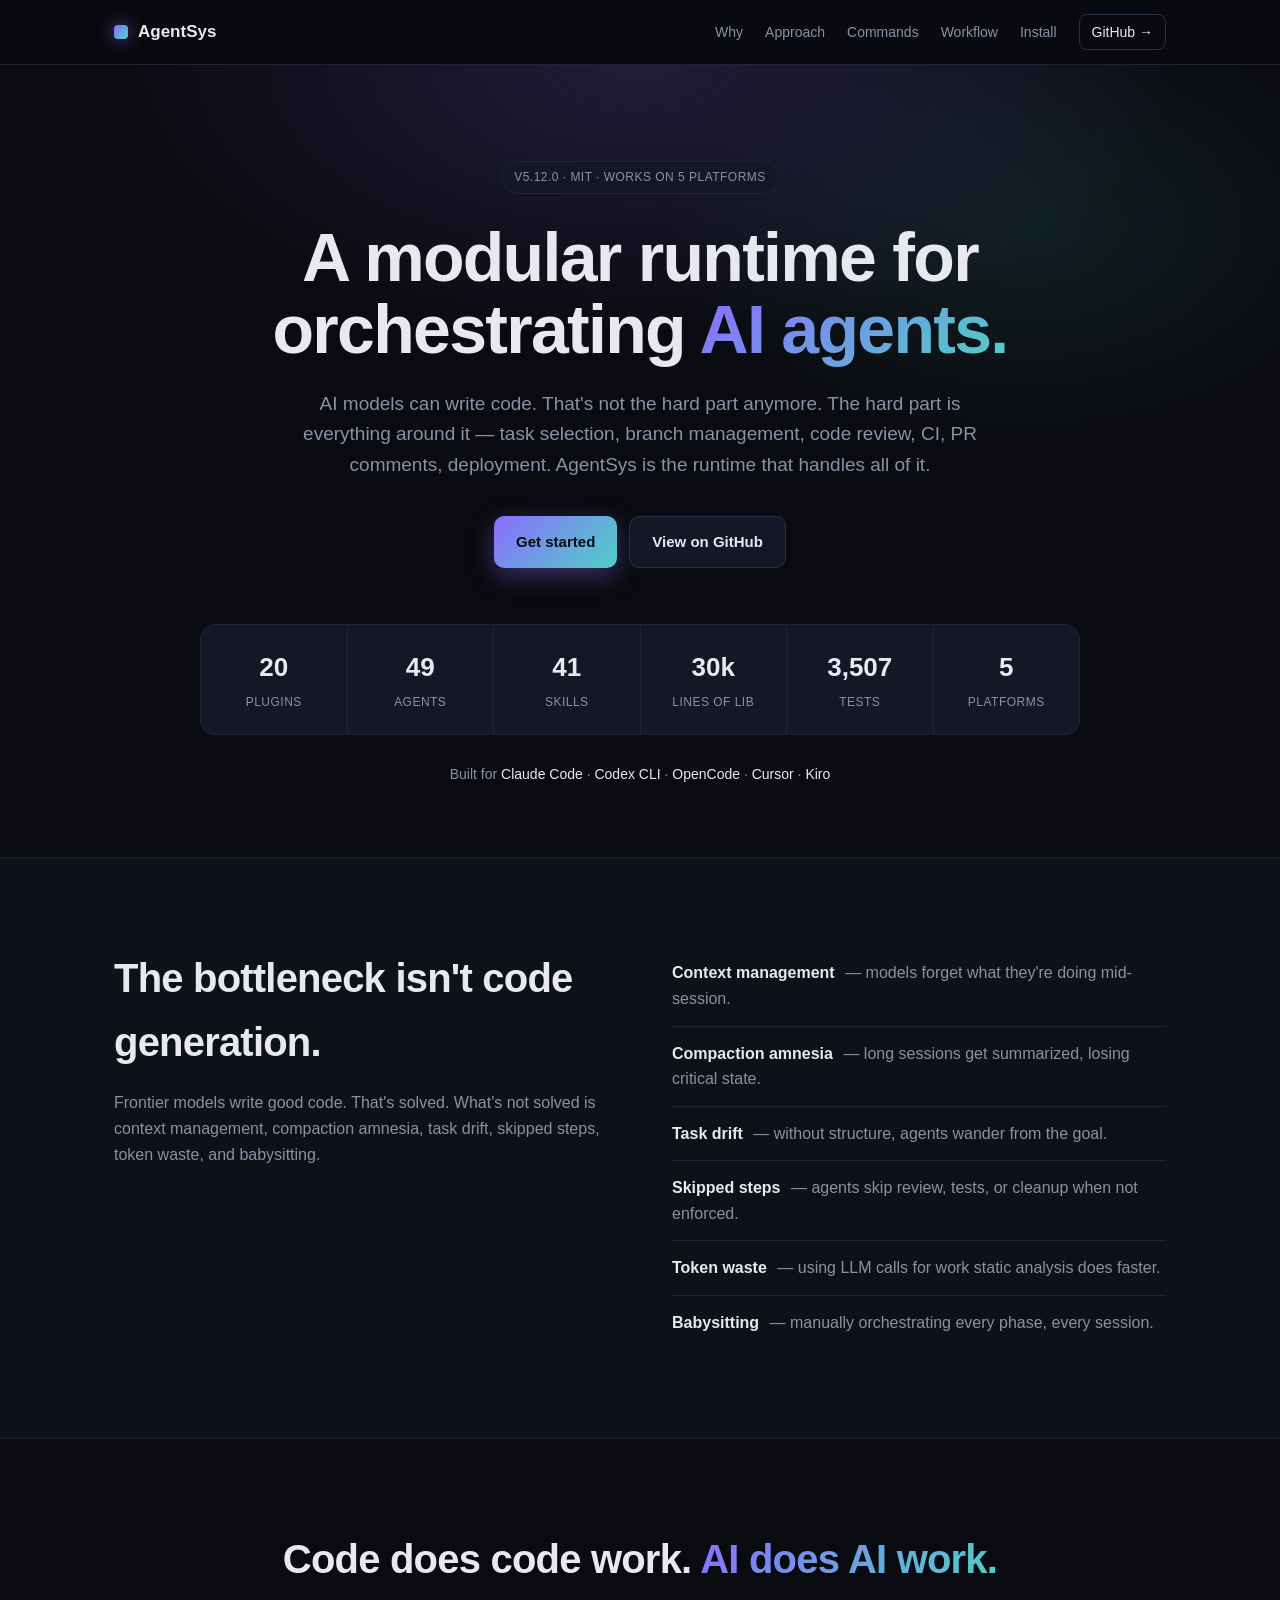
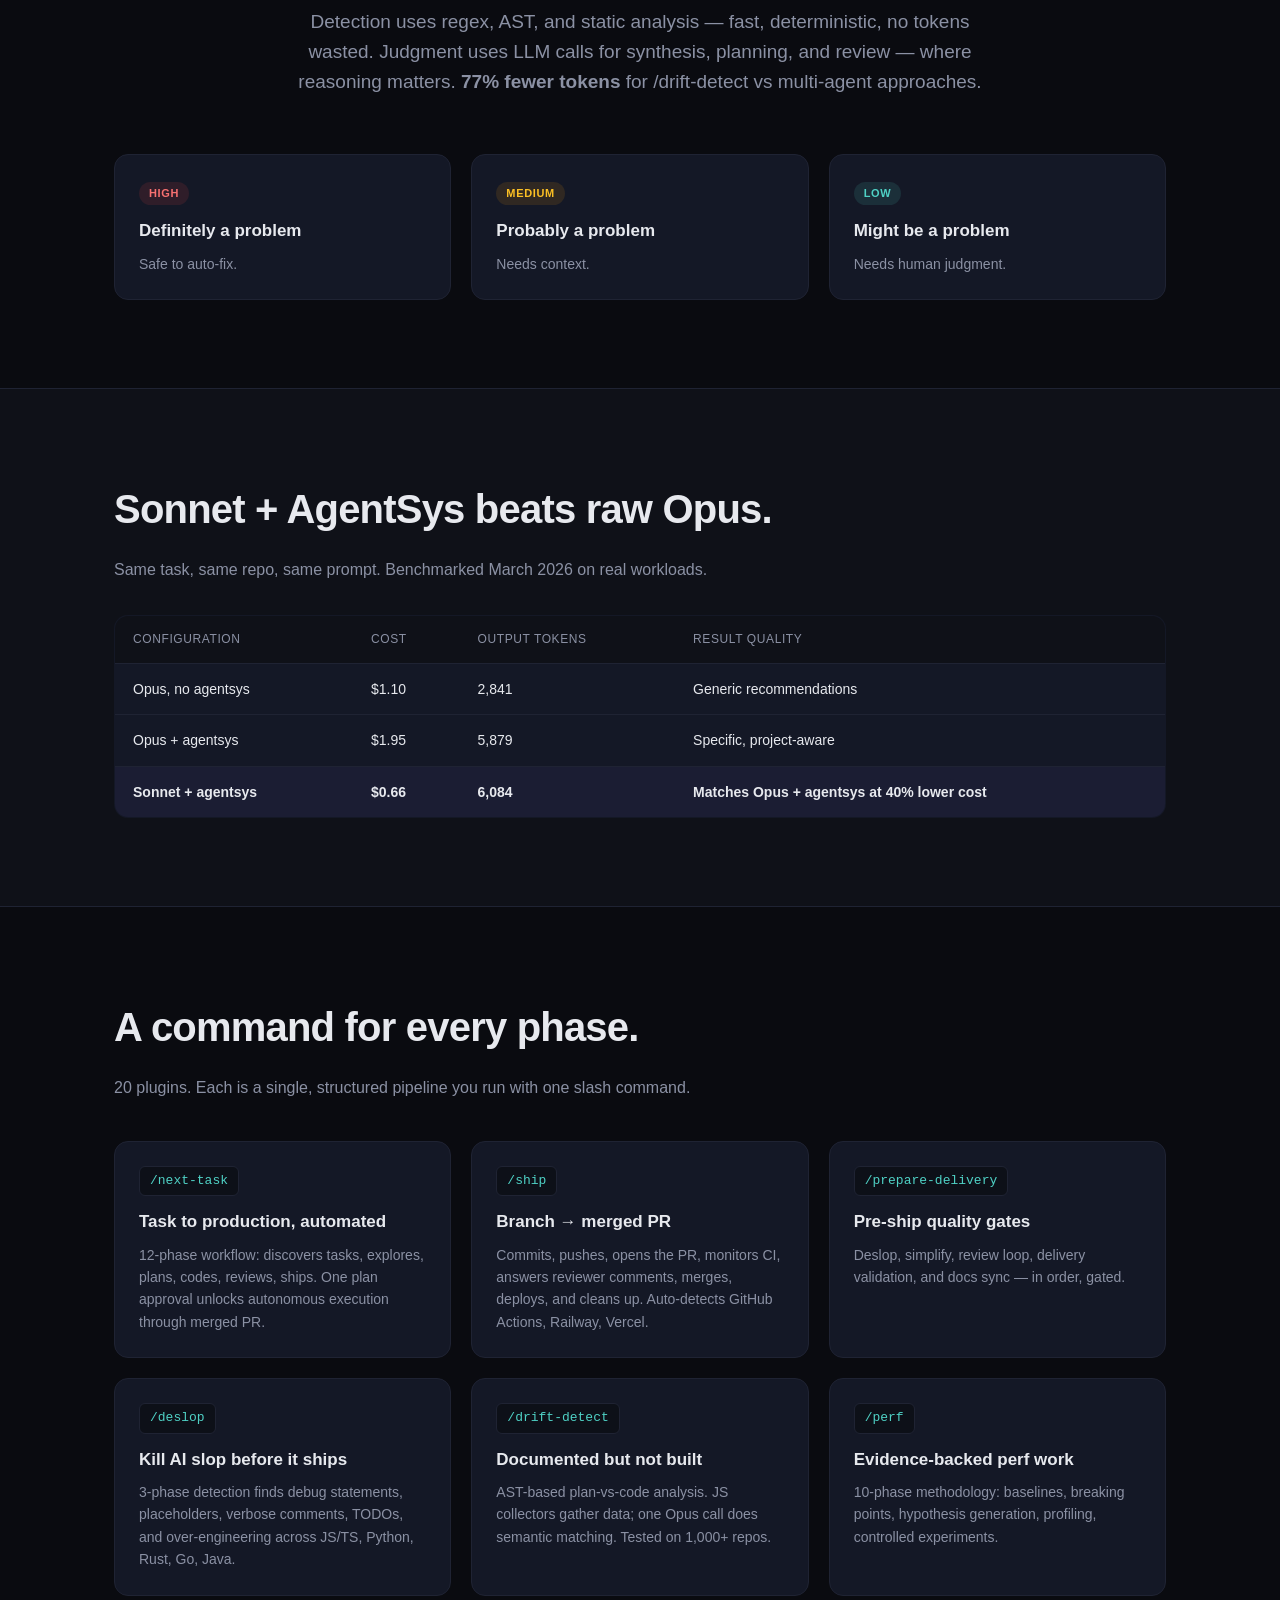
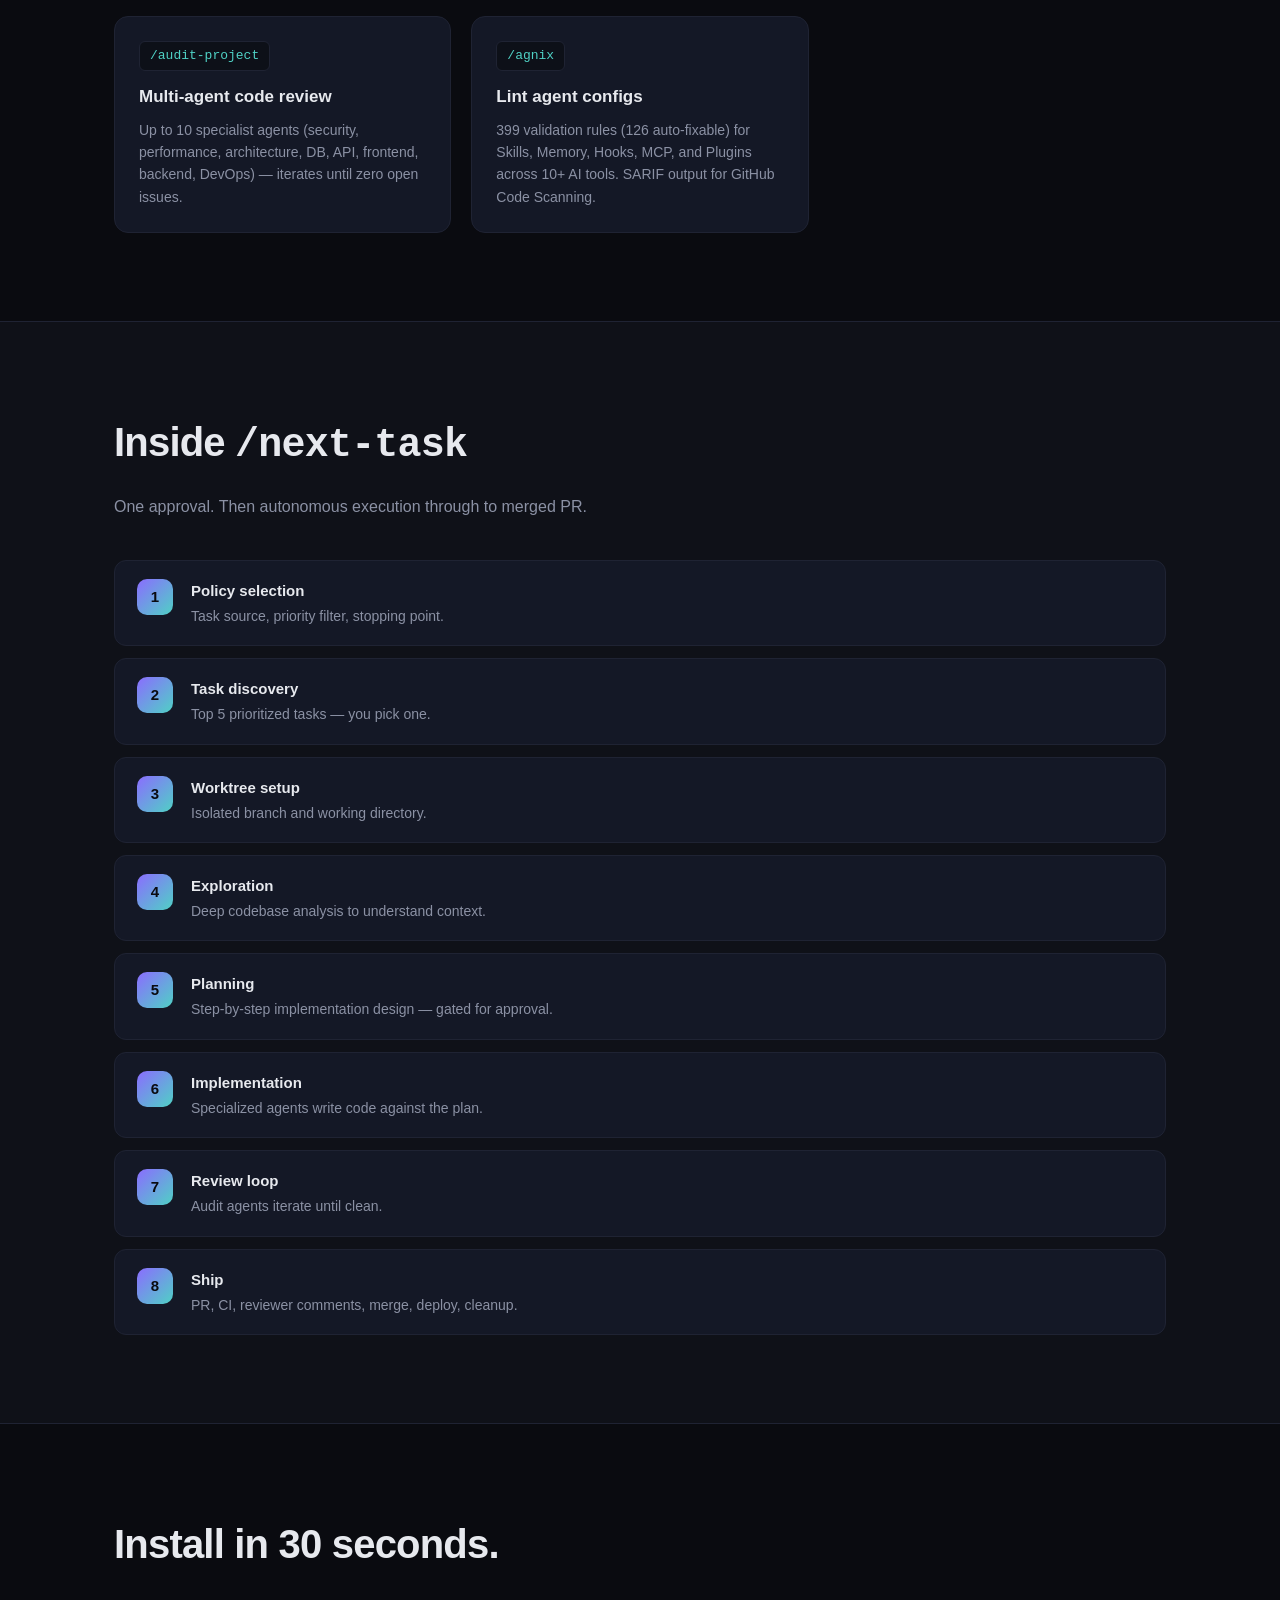
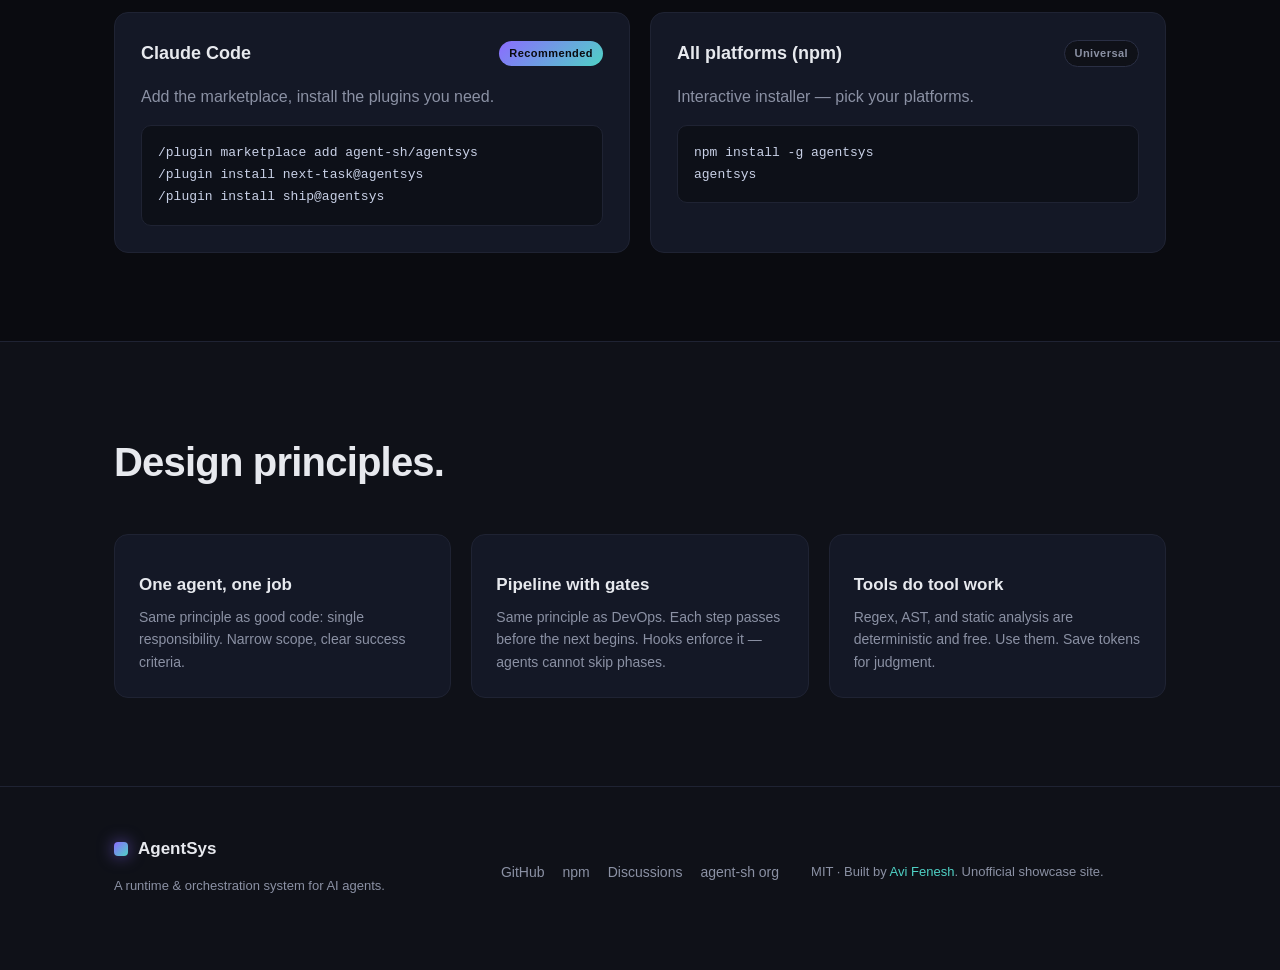
<file: agentsys-website/index.html>
<!doctype html>
<html lang="en">
<head>
<meta charset="utf-8" />
<meta name="viewport" content="width=device-width,initial-scale=1" />
<title>AgentSys — Runtime & orchestration for AI agents</title>
<meta name="description" content="A modular runtime and orchestration system for AI agents. 20 plugins, 49 agents, 41 skills — structured pipelines for Claude Code, OpenCode, Codex CLI, Cursor, and Kiro." />
<meta property="og:title" content="AgentSys — Runtime & orchestration for AI agents" />
<meta property="og:description" content="Structured pipelines, gated phases, specialized agents. Code does code work. AI does AI work." />
<meta property="og:type" content="website" />
<link rel="stylesheet" href="styles.css" />
</head>
<body>

<header class="nav">
  <div class="wrap nav-inner">
    <a class="brand" href="#top">
      <span class="logo-dot"></span>
      AgentSys
    </a>
    <nav class="nav-links">
      <a href="#problem">Why</a>
      <a href="#approach">Approach</a>
      <a href="#commands">Commands</a>
      <a href="#workflow">Workflow</a>
      <a href="#installation">Install</a>
      <a class="ghost" href="https://github.com/agent-sh/agentsys" target="_blank" rel="noopener">GitHub →</a>
    </nav>
  </div>
</header>

<main id="top">

  <!-- HERO -->
  <section class="hero">
    <div class="wrap">
      <div class="badge">v5.12.0 · MIT · works on 5 platforms</div>
      <h1>
        A modular runtime for orchestrating
        <span class="grad">AI agents.</span>
      </h1>
      <p class="lede">
        AI models can write code. That's not the hard part anymore. The hard part is
        everything around it — task selection, branch management, code review, CI,
        PR comments, deployment. AgentSys is the runtime that handles all of it.
      </p>
      <div class="cta-row">
        <a class="btn primary" href="#installation">Get started</a>
        <a class="btn secondary" href="https://github.com/agent-sh/agentsys" target="_blank" rel="noopener">View on GitHub</a>
      </div>

      <div class="stats">
        <div class="stat"><b>20</b><span>Plugins</span></div>
        <div class="stat"><b>49</b><span>Agents</span></div>
        <div class="stat"><b>41</b><span>Skills</span></div>
        <div class="stat"><b>30k</b><span>Lines of lib</span></div>
        <div class="stat"><b>3,507</b><span>Tests</span></div>
        <div class="stat"><b>5</b><span>Platforms</span></div>
      </div>

      <div class="platforms">
        Built for
        <span>Claude Code</span> ·
        <span>Codex CLI</span> ·
        <span>OpenCode</span> ·
        <span>Cursor</span> ·
        <span>Kiro</span>
      </div>
    </div>
  </section>

  <!-- PROBLEM -->
  <section id="problem" class="section alt">
    <div class="wrap two-col">
      <div>
        <h2>The bottleneck isn't code generation.</h2>
        <p class="muted">
          Frontier models write good code. That's solved. What's not solved is
          context management, compaction amnesia, task drift, skipped steps,
          token waste, and babysitting.
        </p>
      </div>
      <ul class="bullets">
        <li><b>Context management</b> — models forget what they're doing mid-session.</li>
        <li><b>Compaction amnesia</b> — long sessions get summarized, losing critical state.</li>
        <li><b>Task drift</b> — without structure, agents wander from the goal.</li>
        <li><b>Skipped steps</b> — agents skip review, tests, or cleanup when not enforced.</li>
        <li><b>Token waste</b> — using LLM calls for work static analysis does faster.</li>
        <li><b>Babysitting</b> — manually orchestrating every phase, every session.</li>
      </ul>
    </div>
  </section>

  <!-- APPROACH -->
  <section id="approach" class="section">
    <div class="wrap">
      <h2 class="center">Code does code work. <span class="grad">AI does AI work.</span></h2>
      <p class="lede center">
        Detection uses regex, AST, and static analysis — fast, deterministic, no tokens wasted.
        Judgment uses LLM calls for synthesis, planning, and review — where reasoning matters.
        <b>77% fewer tokens</b> for /drift-detect vs multi-agent approaches.
      </p>

      <div class="cards three">
        <div class="card">
          <div class="tag tag-high">HIGH</div>
          <h3>Definitely a problem</h3>
          <p>Safe to auto-fix.</p>
        </div>
        <div class="card">
          <div class="tag tag-med">MEDIUM</div>
          <h3>Probably a problem</h3>
          <p>Needs context.</p>
        </div>
        <div class="card">
          <div class="tag tag-low">LOW</div>
          <h3>Might be a problem</h3>
          <p>Needs human judgment.</p>
        </div>
      </div>
    </div>
  </section>

  <!-- BENCHMARK -->
  <section class="section alt">
    <div class="wrap">
      <h2>Sonnet + AgentSys beats raw Opus.</h2>
      <p class="muted">Same task, same repo, same prompt. Benchmarked March 2026 on real workloads.</p>
      <div class="table-wrap">
      <table class="bench">
        <thead>
          <tr><th>Configuration</th><th>Cost</th><th>Output tokens</th><th>Result quality</th></tr>
        </thead>
        <tbody>
          <tr><td>Opus, no agentsys</td><td>$1.10</td><td>2,841</td><td>Generic recommendations</td></tr>
          <tr><td>Opus + agentsys</td><td>$1.95</td><td>5,879</td><td>Specific, project-aware</td></tr>
          <tr class="hl"><td><b>Sonnet + agentsys</b></td><td><b>$0.66</b></td><td><b>6,084</b></td><td><b>Matches Opus + agentsys at 40% lower cost</b></td></tr>
        </tbody>
      </table>
      </div>
    </div>
  </section>

  <!-- COMMANDS -->
  <section id="commands" class="section">
    <div class="wrap">
      <h2>A command for every phase.</h2>
      <p class="muted">20 plugins. Each is a single, structured pipeline you run with one slash command.</p>

      <div class="cards grid">
        <article class="card cmd">
          <code class="cmd-name">/next-task</code>
          <h3>Task to production, automated</h3>
          <p>12-phase workflow: discovers tasks, explores, plans, codes, reviews, ships. One plan approval unlocks autonomous execution through merged PR.</p>
        </article>
        <article class="card cmd">
          <code class="cmd-name">/ship</code>
          <h3>Branch → merged PR</h3>
          <p>Commits, pushes, opens the PR, monitors CI, answers reviewer comments, merges, deploys, and cleans up. Auto-detects GitHub Actions, Railway, Vercel.</p>
        </article>
        <article class="card cmd">
          <code class="cmd-name">/prepare-delivery</code>
          <h3>Pre-ship quality gates</h3>
          <p>Deslop, simplify, review loop, delivery validation, and docs sync — in order, gated.</p>
        </article>
        <article class="card cmd">
          <code class="cmd-name">/deslop</code>
          <h3>Kill AI slop before it ships</h3>
          <p>3-phase detection finds debug statements, placeholders, verbose comments, TODOs, and over-engineering across JS/TS, Python, Rust, Go, Java.</p>
        </article>
        <article class="card cmd">
          <code class="cmd-name">/drift-detect</code>
          <h3>Documented but not built</h3>
          <p>AST-based plan-vs-code analysis. JS collectors gather data; one Opus call does semantic matching. Tested on 1,000+ repos.</p>
        </article>
        <article class="card cmd">
          <code class="cmd-name">/perf</code>
          <h3>Evidence-backed perf work</h3>
          <p>10-phase methodology: baselines, breaking points, hypothesis generation, profiling, controlled experiments.</p>
        </article>
        <article class="card cmd">
          <code class="cmd-name">/audit-project</code>
          <h3>Multi-agent code review</h3>
          <p>Up to 10 specialist agents (security, performance, architecture, DB, API, frontend, backend, DevOps) — iterates until zero open issues.</p>
        </article>
        <article class="card cmd">
          <code class="cmd-name">/agnix</code>
          <h3>Lint agent configs</h3>
          <p>399 validation rules (126 auto-fixable) for Skills, Memory, Hooks, MCP, and Plugins across 10+ AI tools. SARIF output for GitHub Code Scanning.</p>
        </article>
      </div>
    </div>
  </section>

  <!-- WORKFLOW -->
  <section id="workflow" class="section alt">
    <div class="wrap">
      <h2>Inside <code>/next-task</code></h2>
      <p class="muted">One approval. Then autonomous execution through to merged PR.</p>
      <ol class="steps">
        <li><span>1</span><div><b>Policy selection</b><p>Task source, priority filter, stopping point.</p></div></li>
        <li><span>2</span><div><b>Task discovery</b><p>Top 5 prioritized tasks — you pick one.</p></div></li>
        <li><span>3</span><div><b>Worktree setup</b><p>Isolated branch and working directory.</p></div></li>
        <li><span>4</span><div><b>Exploration</b><p>Deep codebase analysis to understand context.</p></div></li>
        <li><span>5</span><div><b>Planning</b><p>Step-by-step implementation design — gated for approval.</p></div></li>
        <li><span>6</span><div><b>Implementation</b><p>Specialized agents write code against the plan.</p></div></li>
        <li><span>7</span><div><b>Review loop</b><p>Audit agents iterate until clean.</p></div></li>
        <li><span>8</span><div><b>Ship</b><p>PR, CI, reviewer comments, merge, deploy, cleanup.</p></div></li>
      </ol>
    </div>
  </section>

  <!-- INSTALL -->
  <section id="installation" class="section">
    <div class="wrap">
      <h2>Install in 30 seconds.</h2>

      <div class="install-grid">
        <div class="install-card">
          <div class="install-head">
            <h3>Claude Code</h3>
            <span class="pill">Recommended</span>
          </div>
          <p class="muted">Add the marketplace, install the plugins you need.</p>
<pre><code>/plugin marketplace add agent-sh/agentsys
/plugin install next-task@agentsys
/plugin install ship@agentsys</code></pre>
        </div>

        <div class="install-card">
          <div class="install-head">
            <h3>All platforms (npm)</h3>
            <span class="pill subtle">Universal</span>
          </div>
          <p class="muted">Interactive installer — pick your platforms.</p>
<pre><code>npm install -g agentsys
agentsys</code></pre>
        </div>
      </div>
    </div>
  </section>

  <!-- PHILOSOPHY -->
  <section class="section alt">
    <div class="wrap">
      <h2>Design principles.</h2>
      <div class="cards three">
        <div class="card">
          <h3>One agent, one job</h3>
          <p>Same principle as good code: single responsibility. Narrow scope, clear success criteria.</p>
        </div>
        <div class="card">
          <h3>Pipeline with gates</h3>
          <p>Same principle as DevOps. Each step passes before the next begins. Hooks enforce it — agents cannot skip phases.</p>
        </div>
        <div class="card">
          <h3>Tools do tool work</h3>
          <p>Regex, AST, and static analysis are deterministic and free. Use them. Save tokens for judgment.</p>
        </div>
      </div>
    </div>
  </section>

  <footer class="footer">
    <div class="wrap footer-inner">
      <div>
        <div class="brand"><span class="logo-dot"></span> AgentSys</div>
        <p class="muted small">A runtime &amp; orchestration system for AI agents.</p>
      </div>
      <div class="links">
        <a href="https://github.com/agent-sh/agentsys" target="_blank" rel="noopener">GitHub</a>
        <a href="https://www.npmjs.com/package/agentsys" target="_blank" rel="noopener">npm</a>
        <a href="https://github.com/agent-sh/agentsys/discussions" target="_blank" rel="noopener">Discussions</a>
        <a href="https://github.com/agent-sh" target="_blank" rel="noopener">agent-sh org</a>
      </div>
      <p class="muted small">MIT · Built by <a href="https://github.com/avifenesh" target="_blank" rel="noopener">Avi Fenesh</a>. Unofficial showcase site.</p>
    </div>
  </footer>

</main>
</body>
</html>
</file>
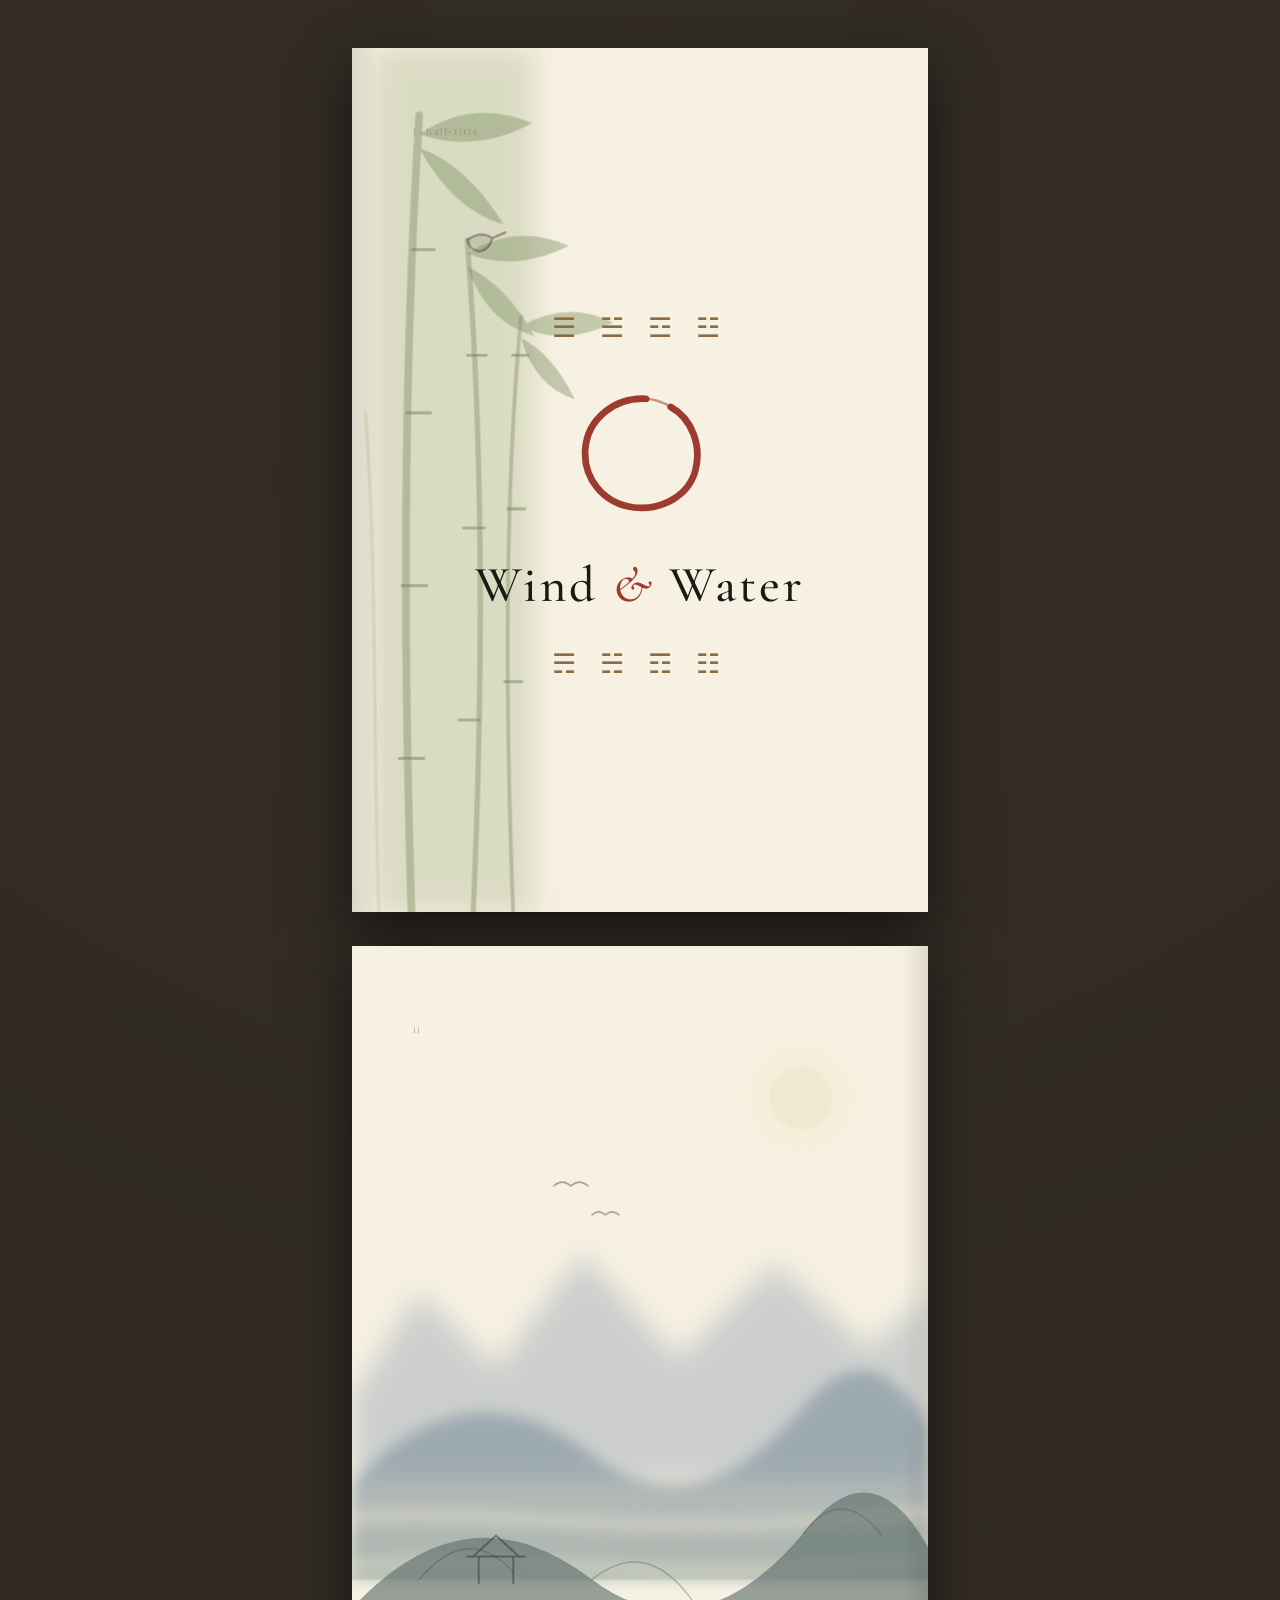
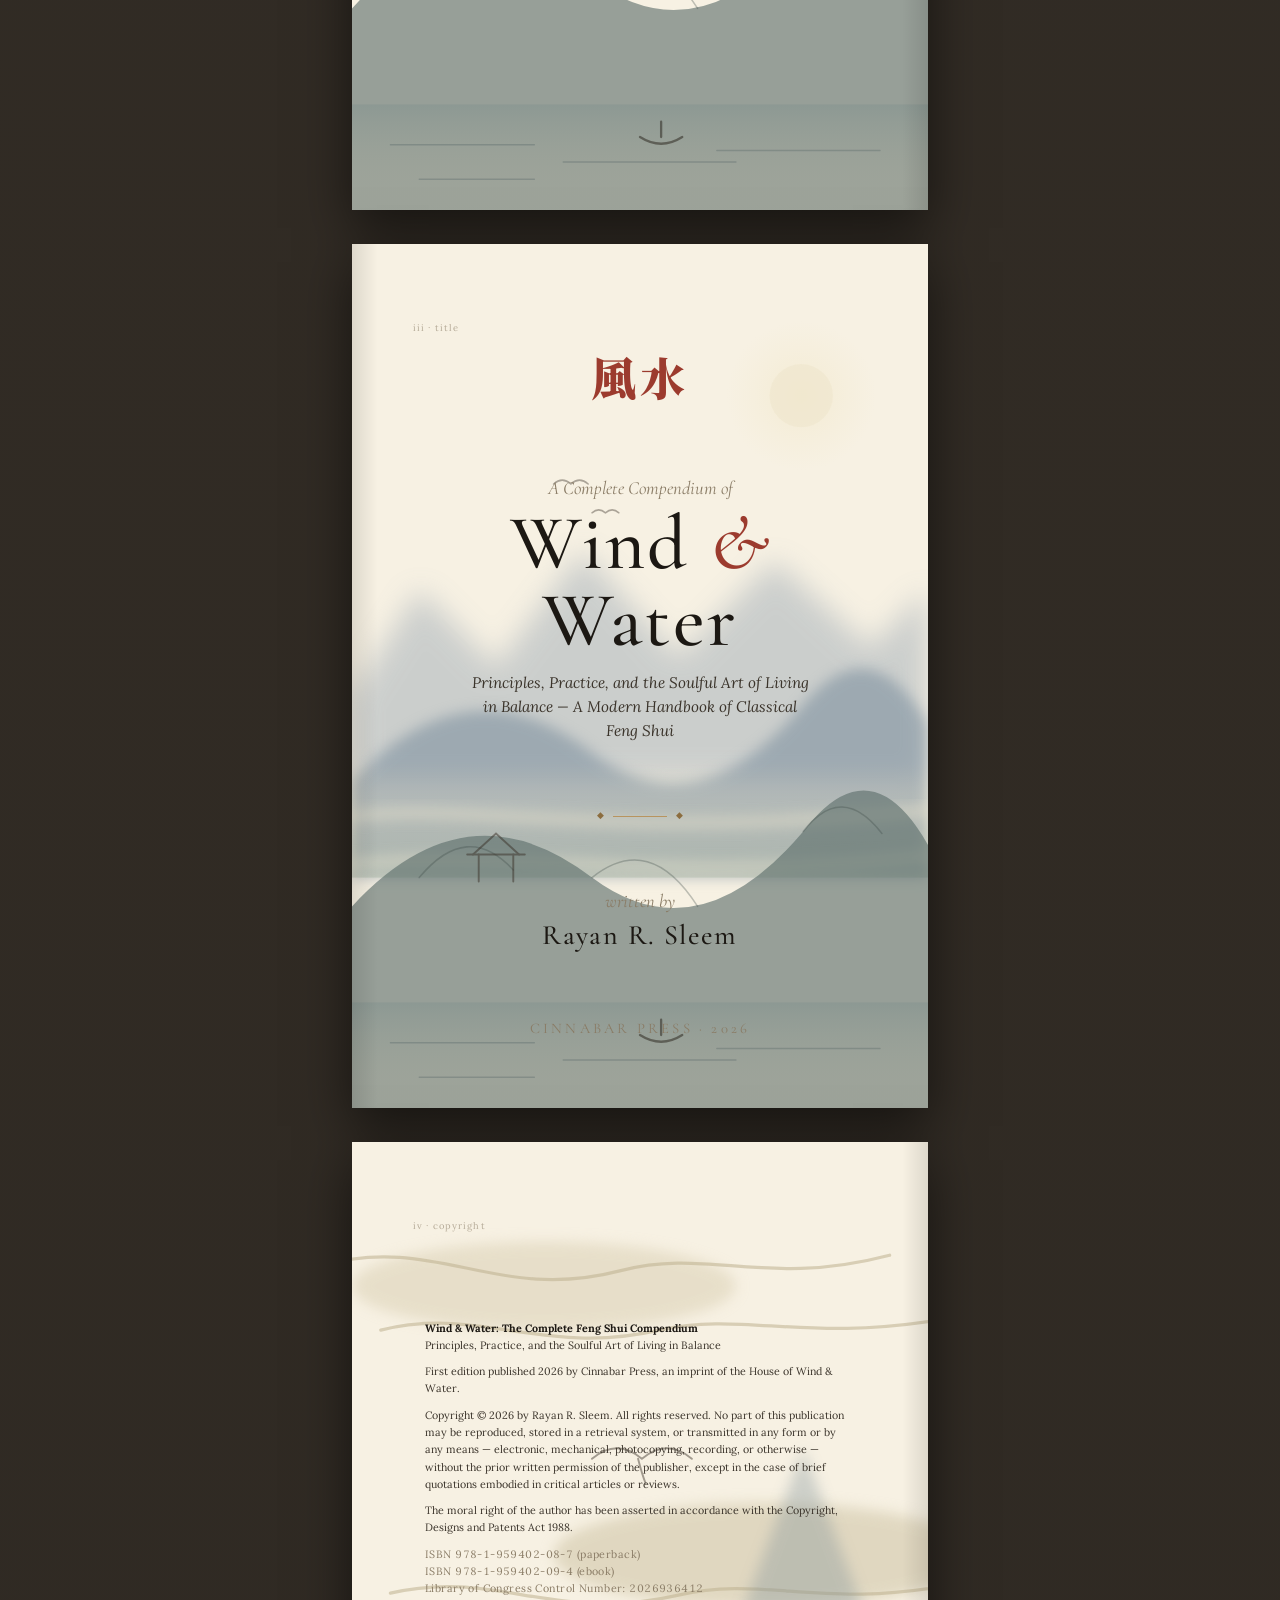
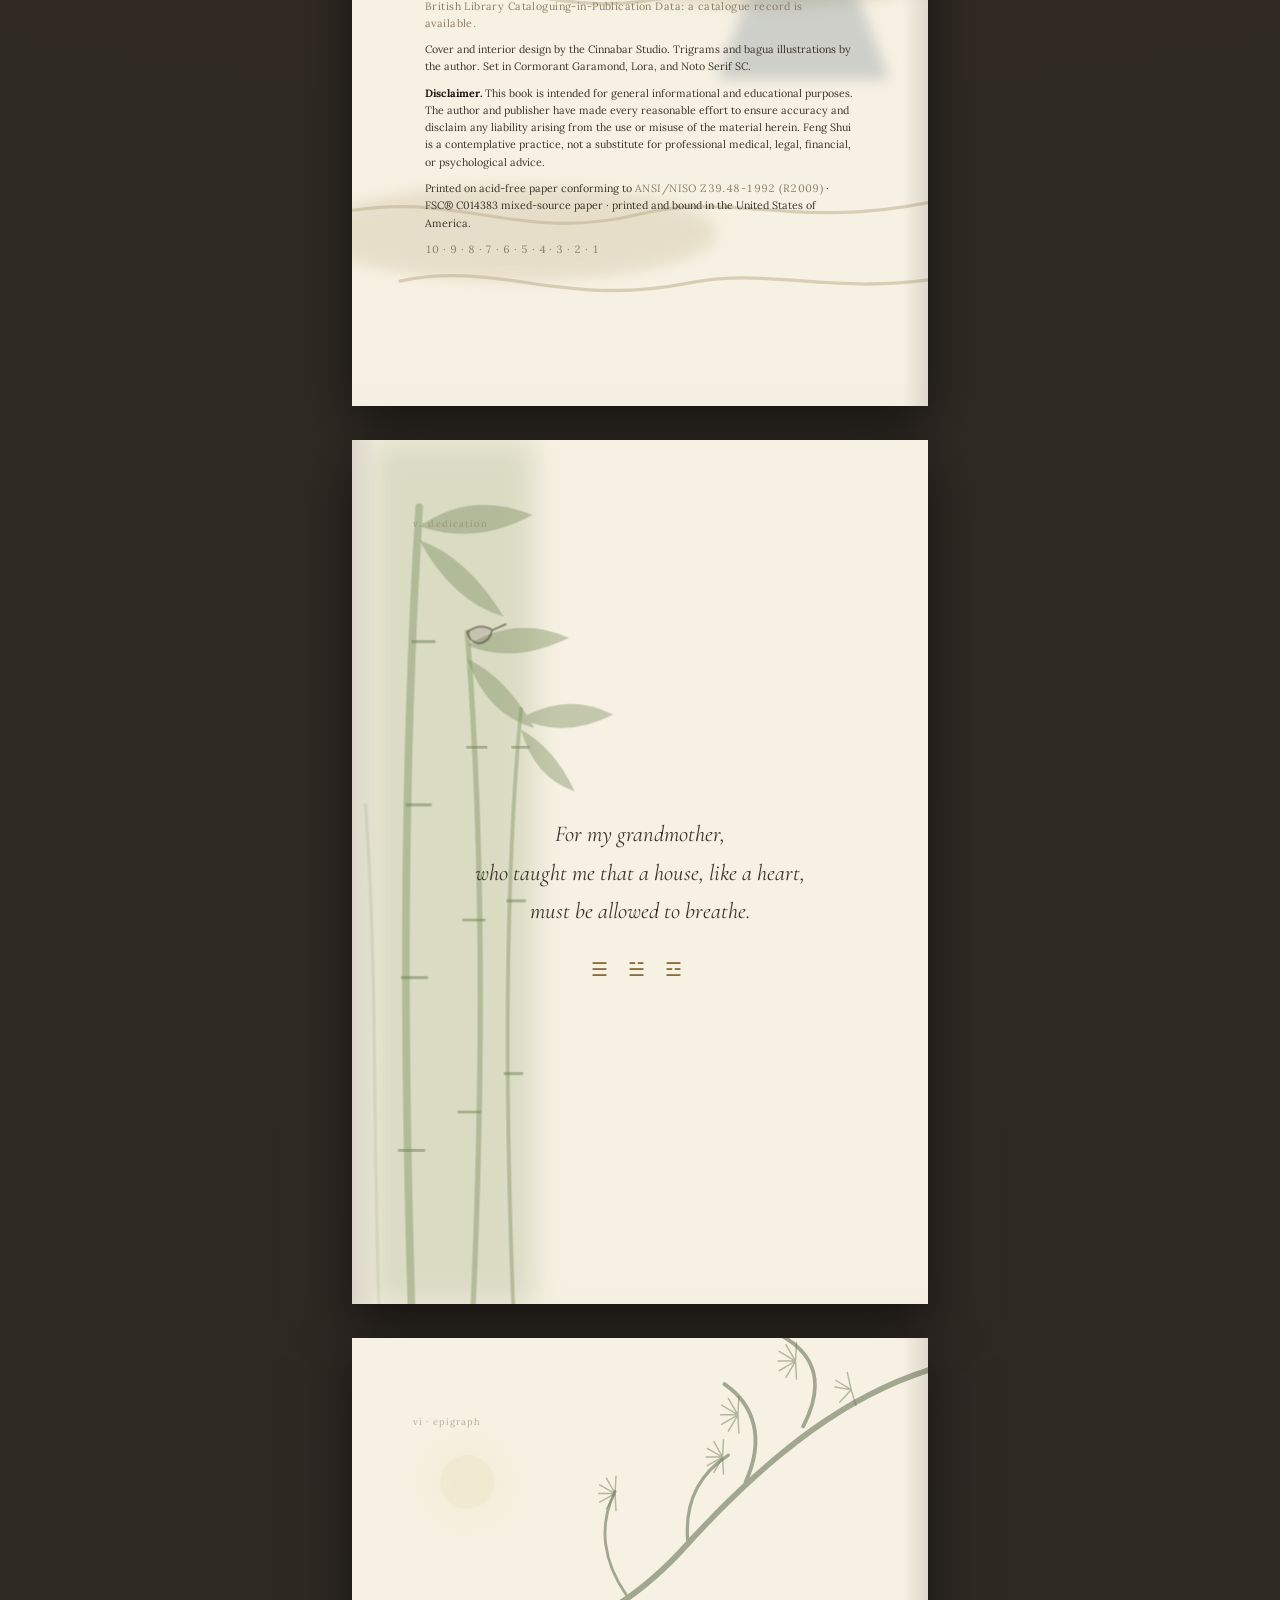
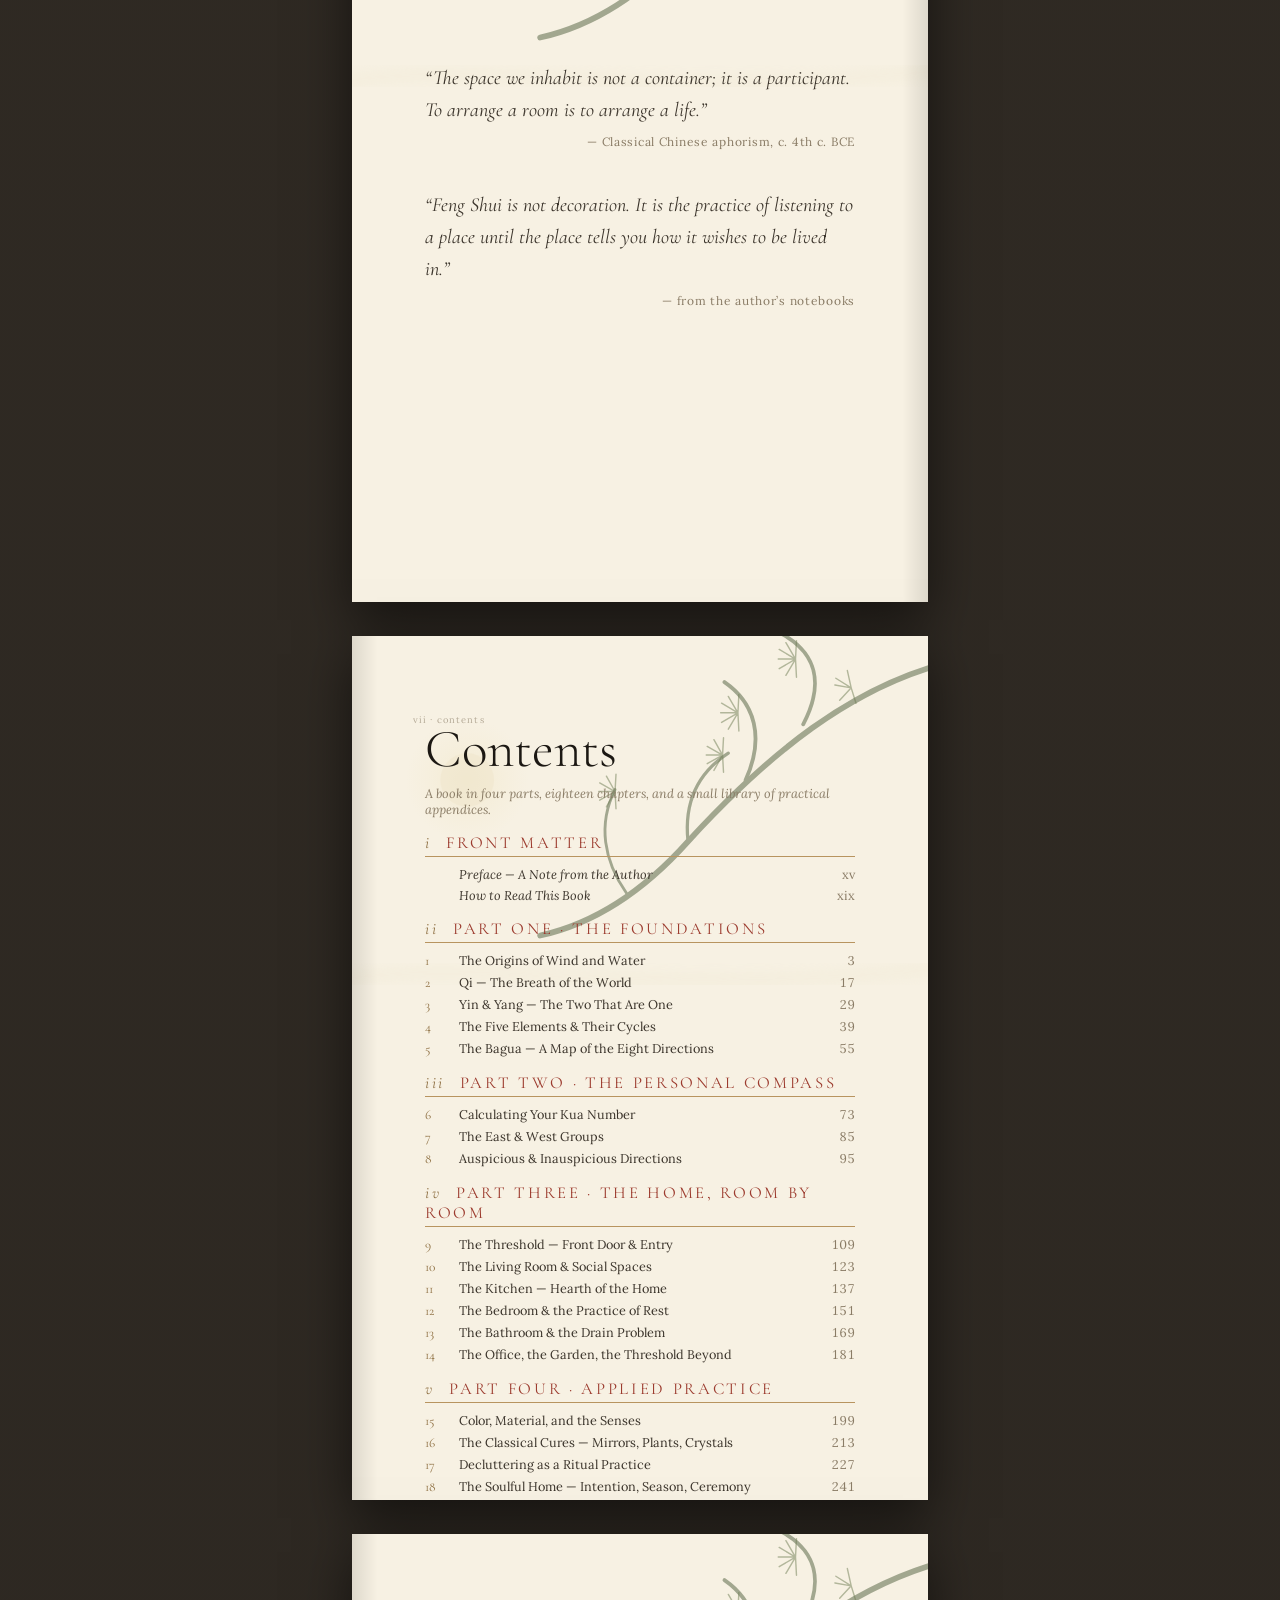
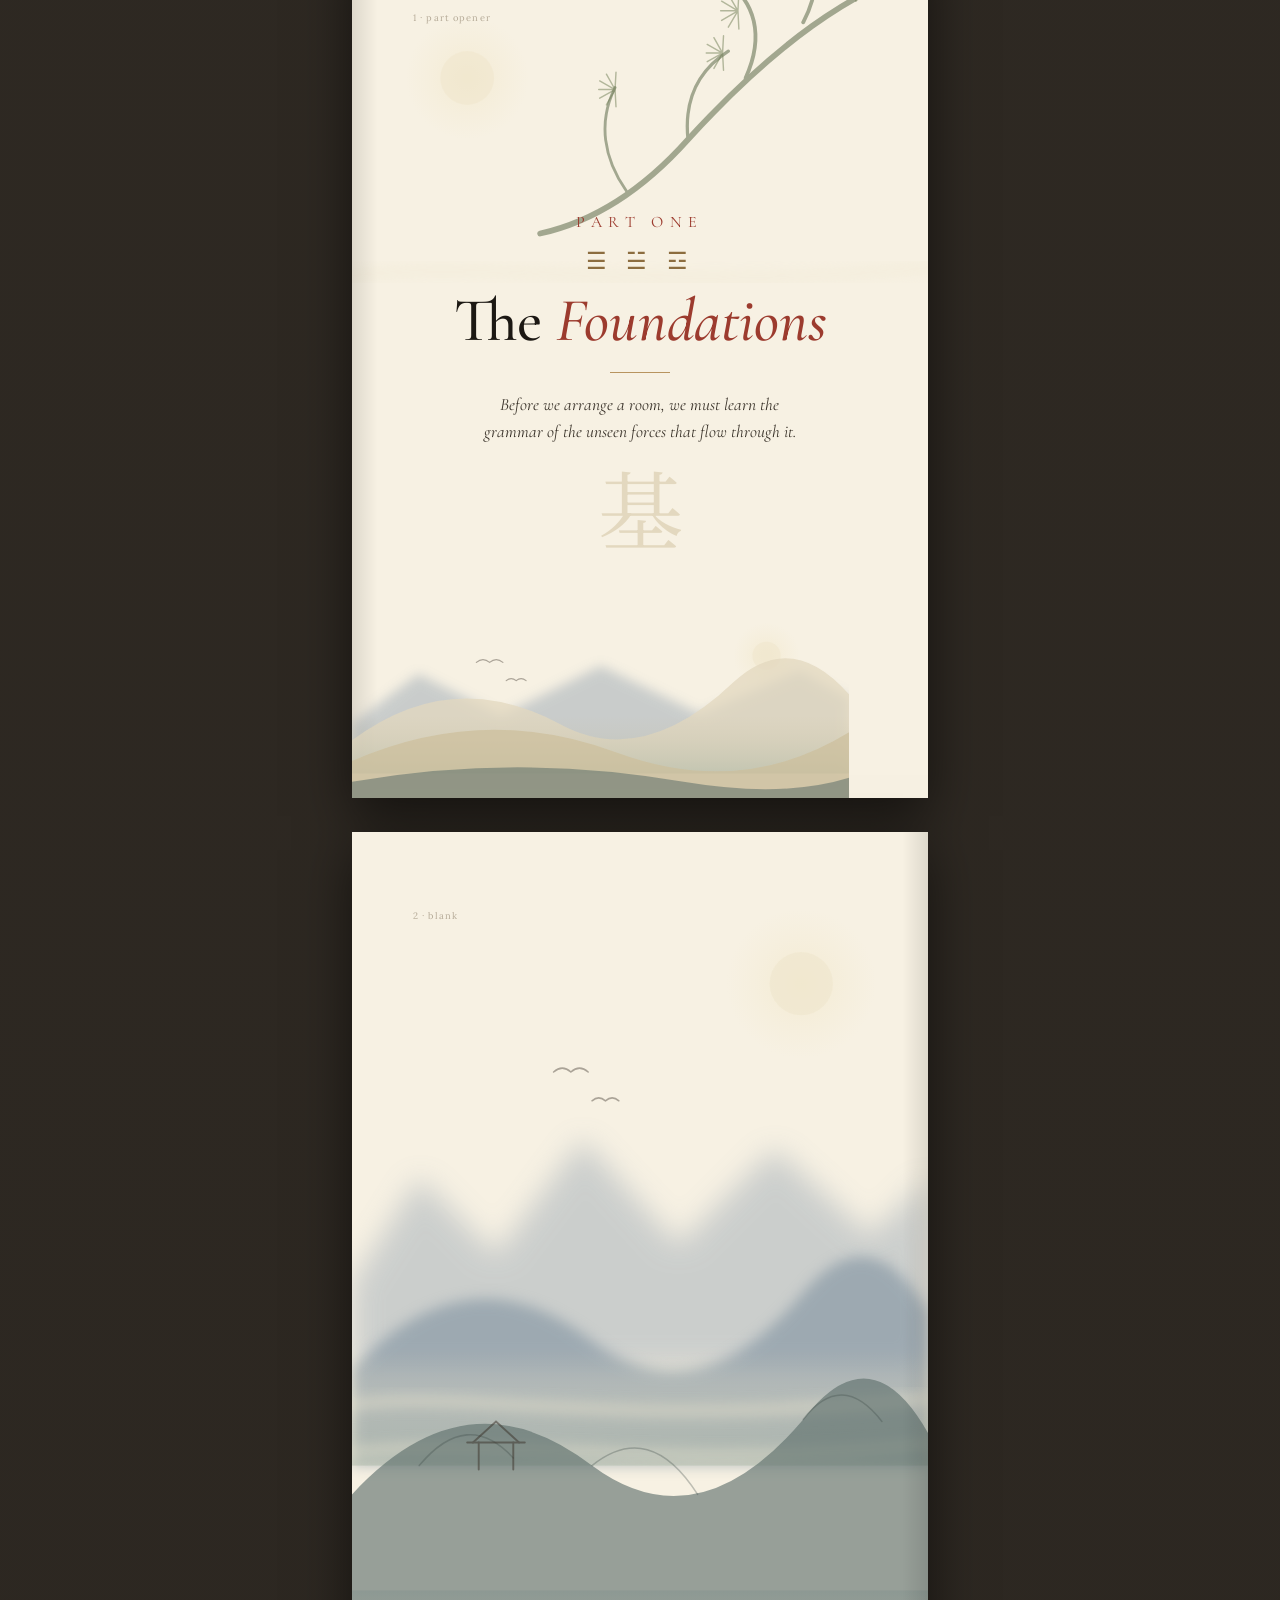
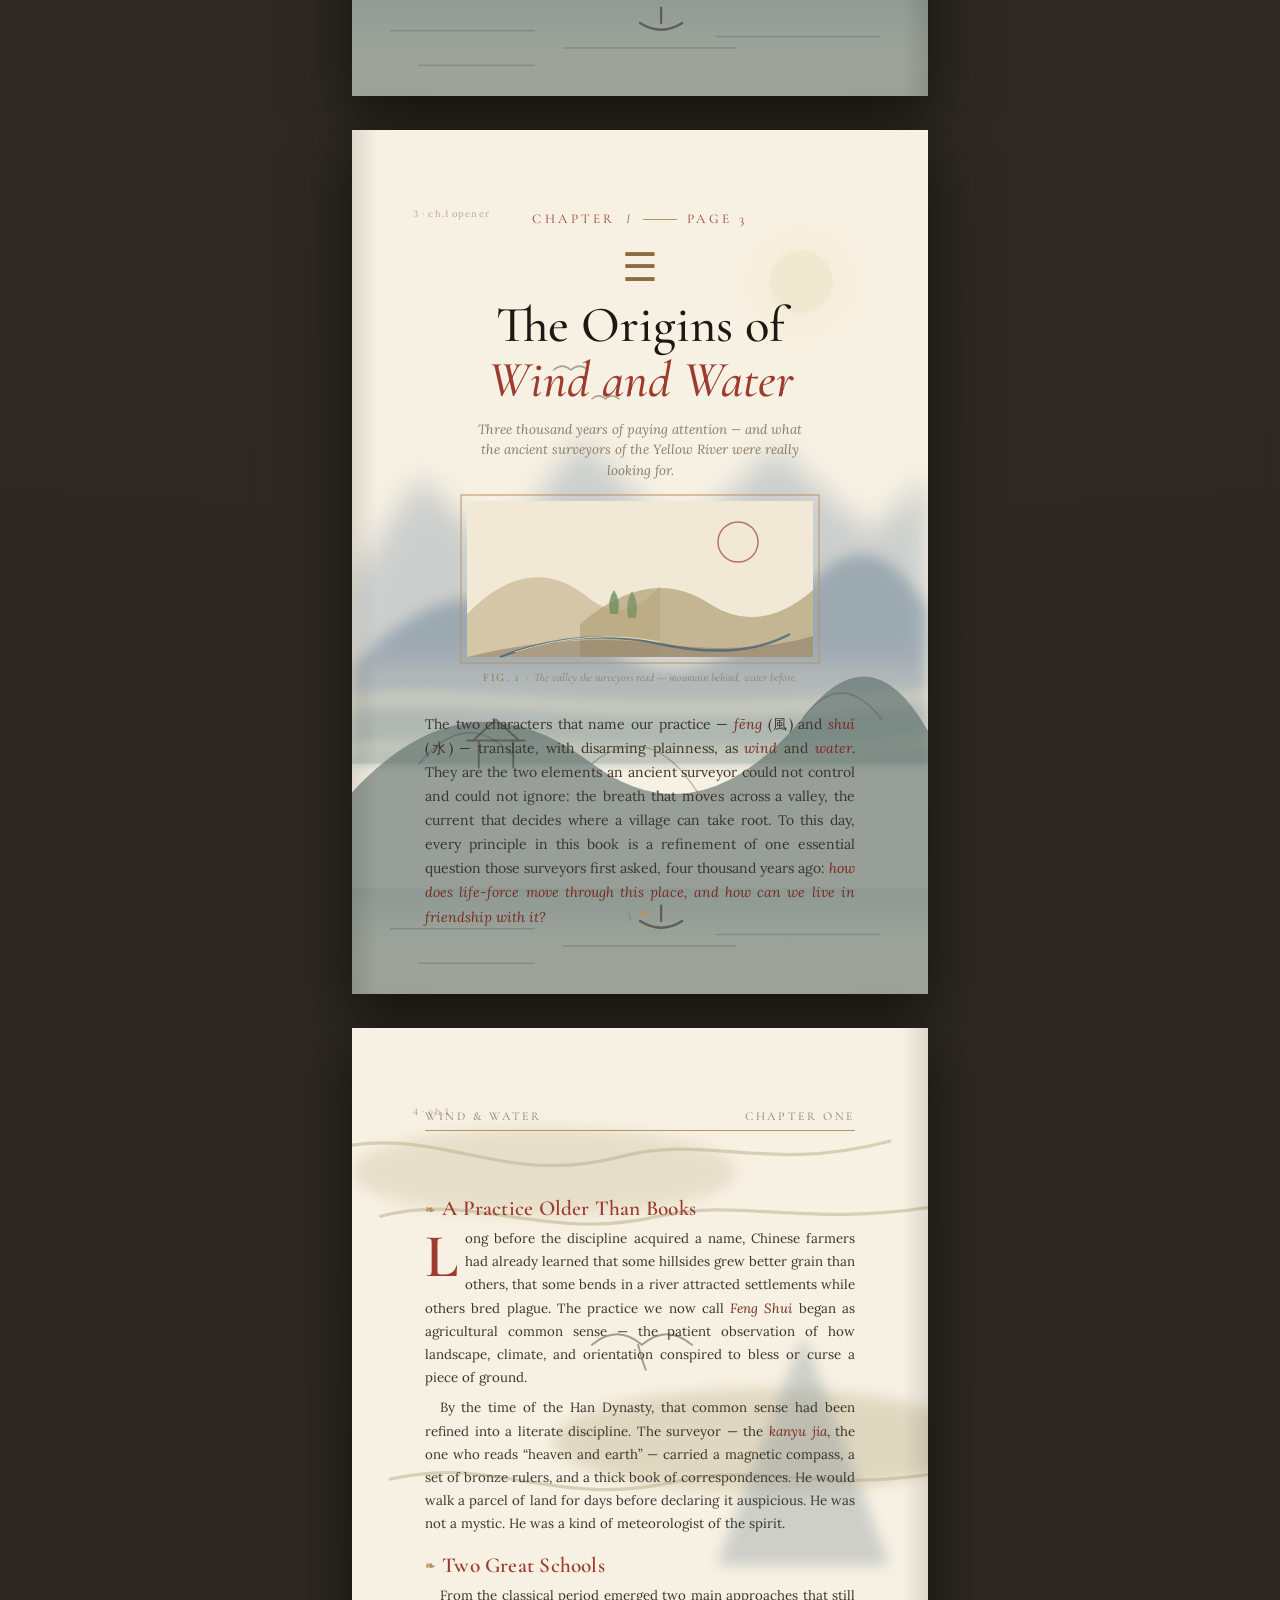
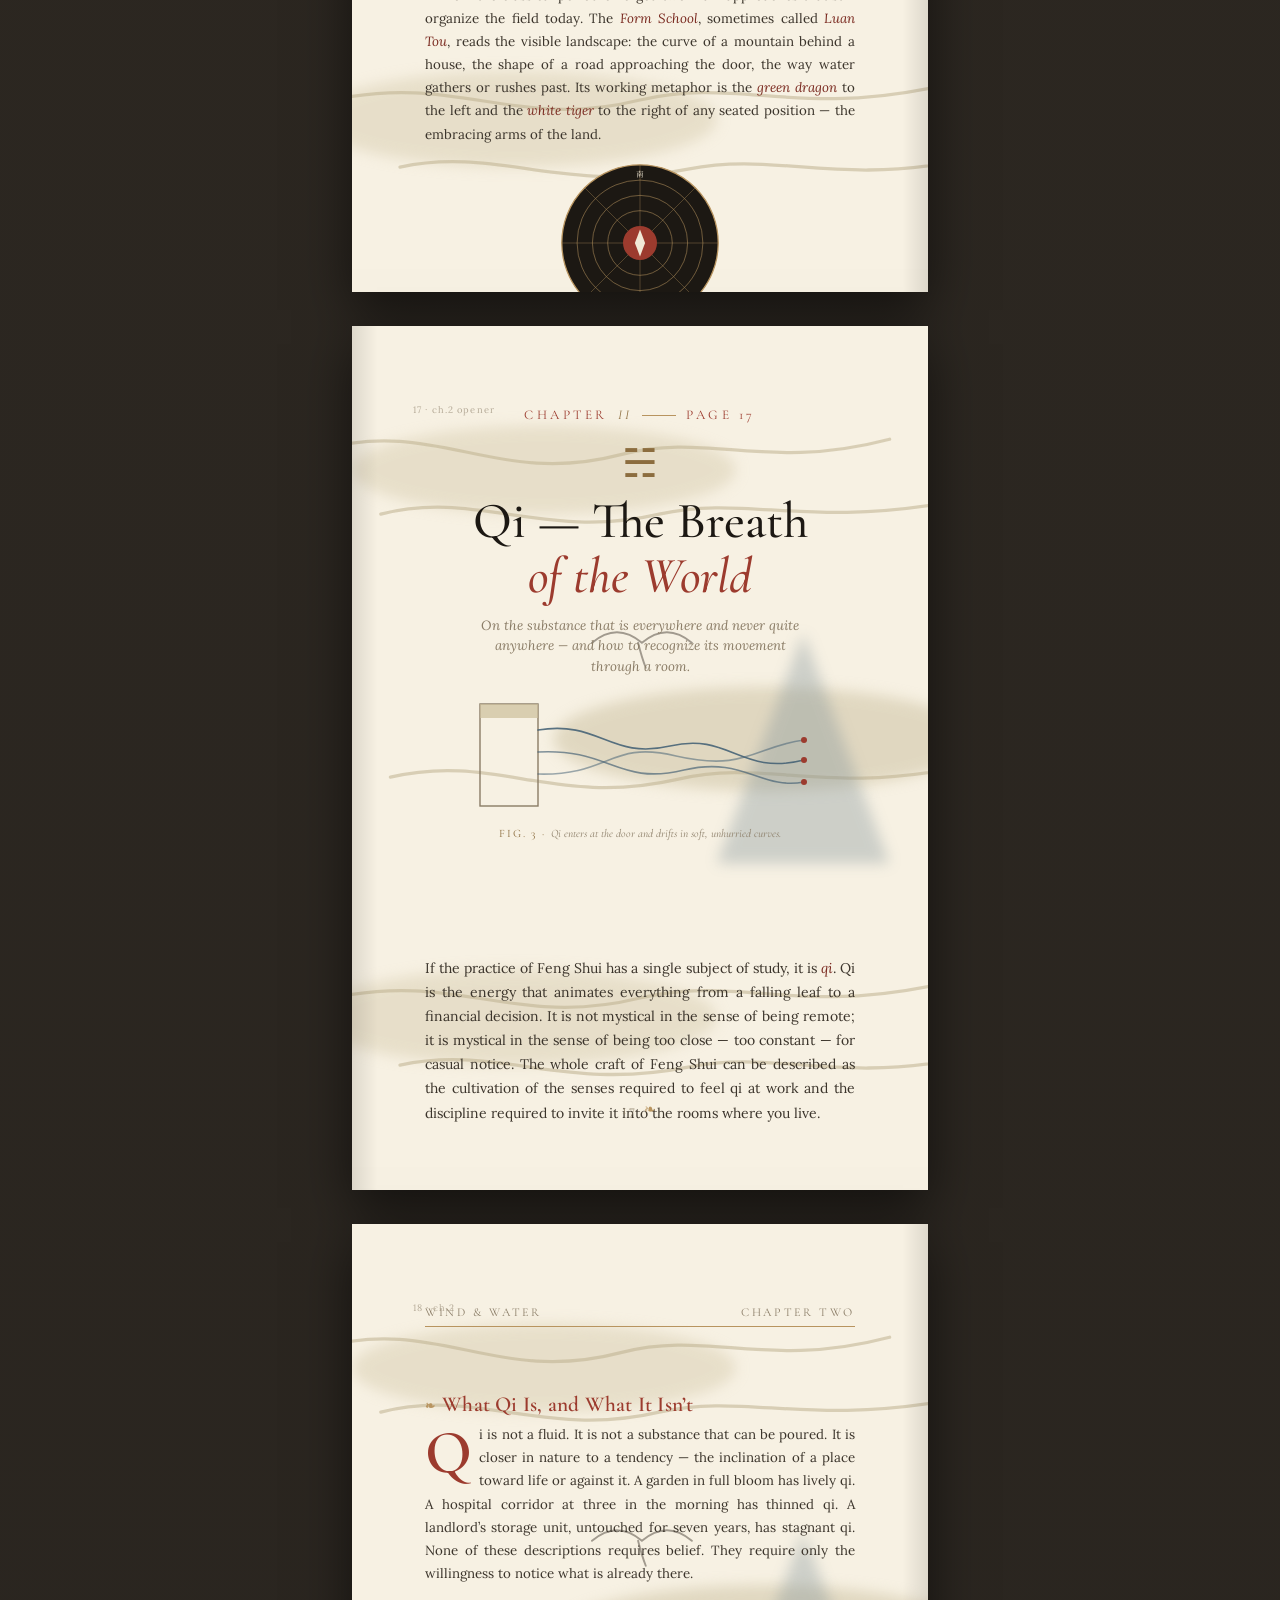
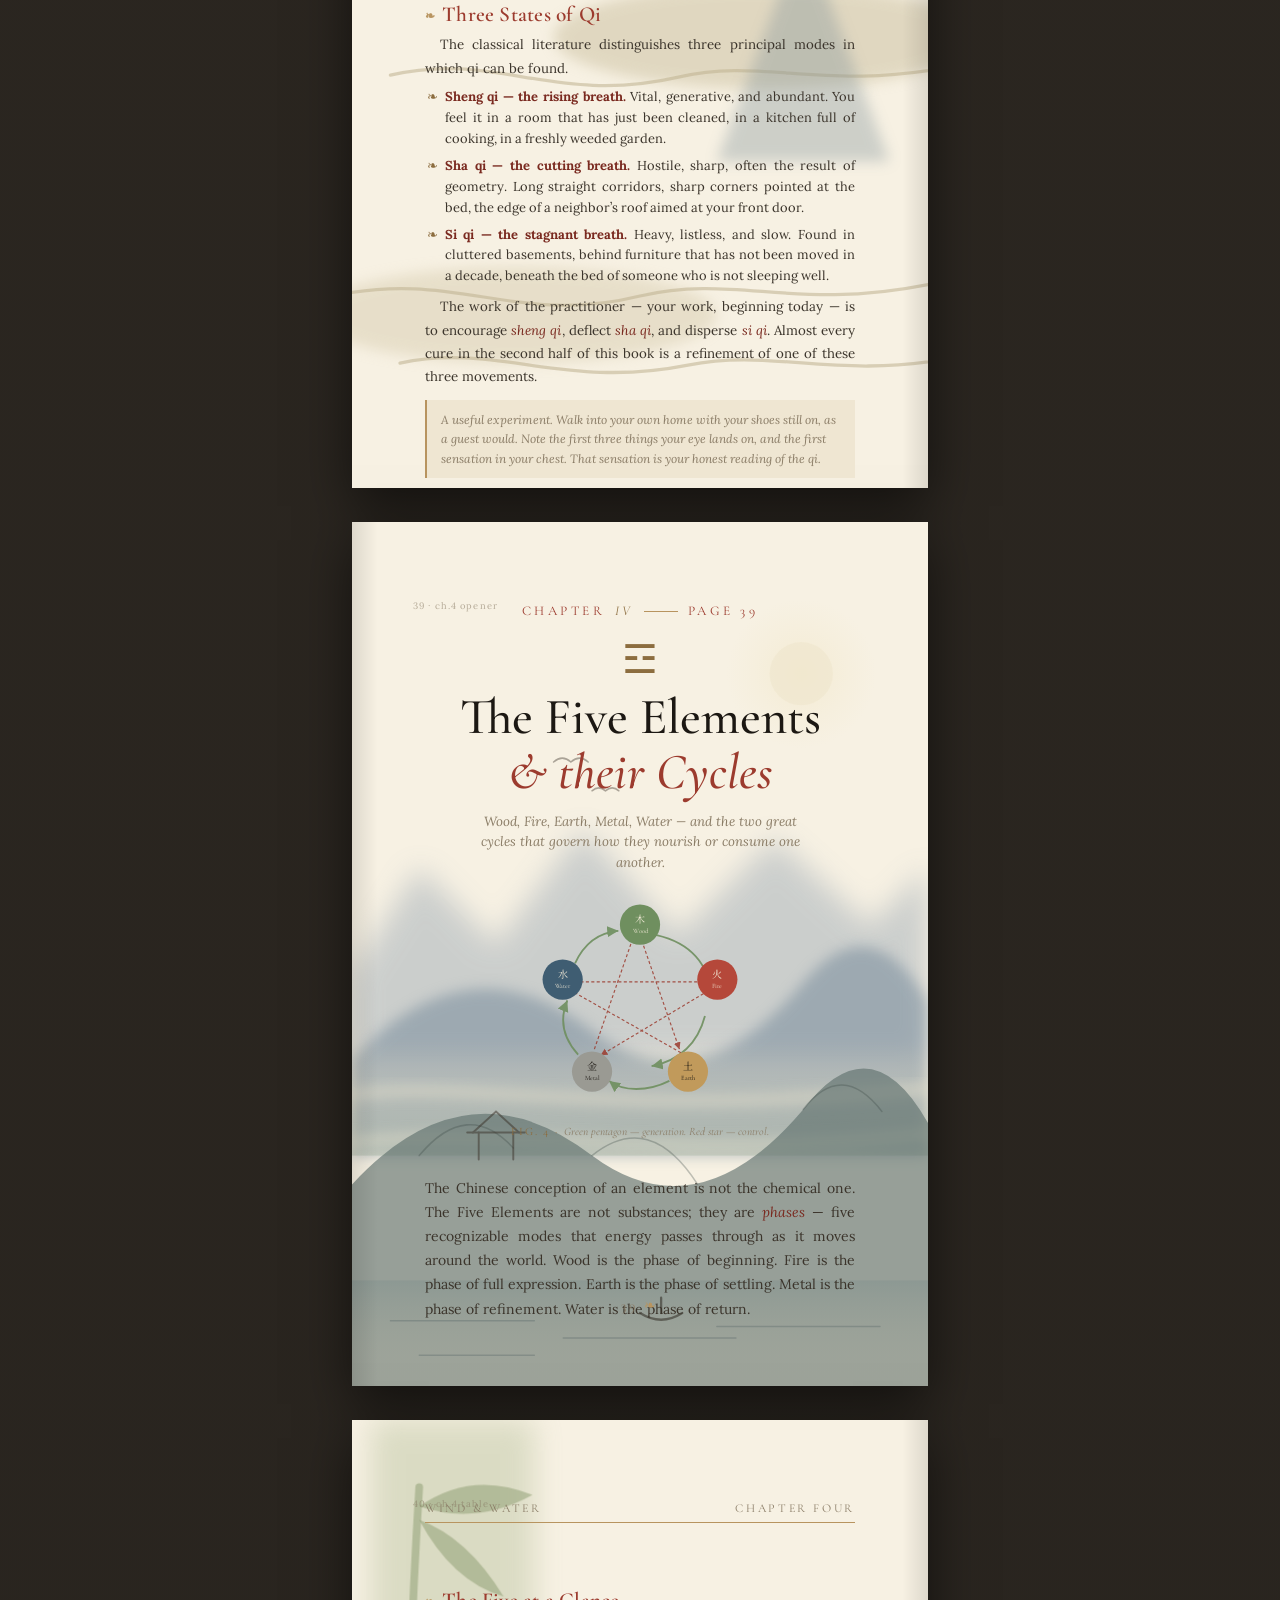
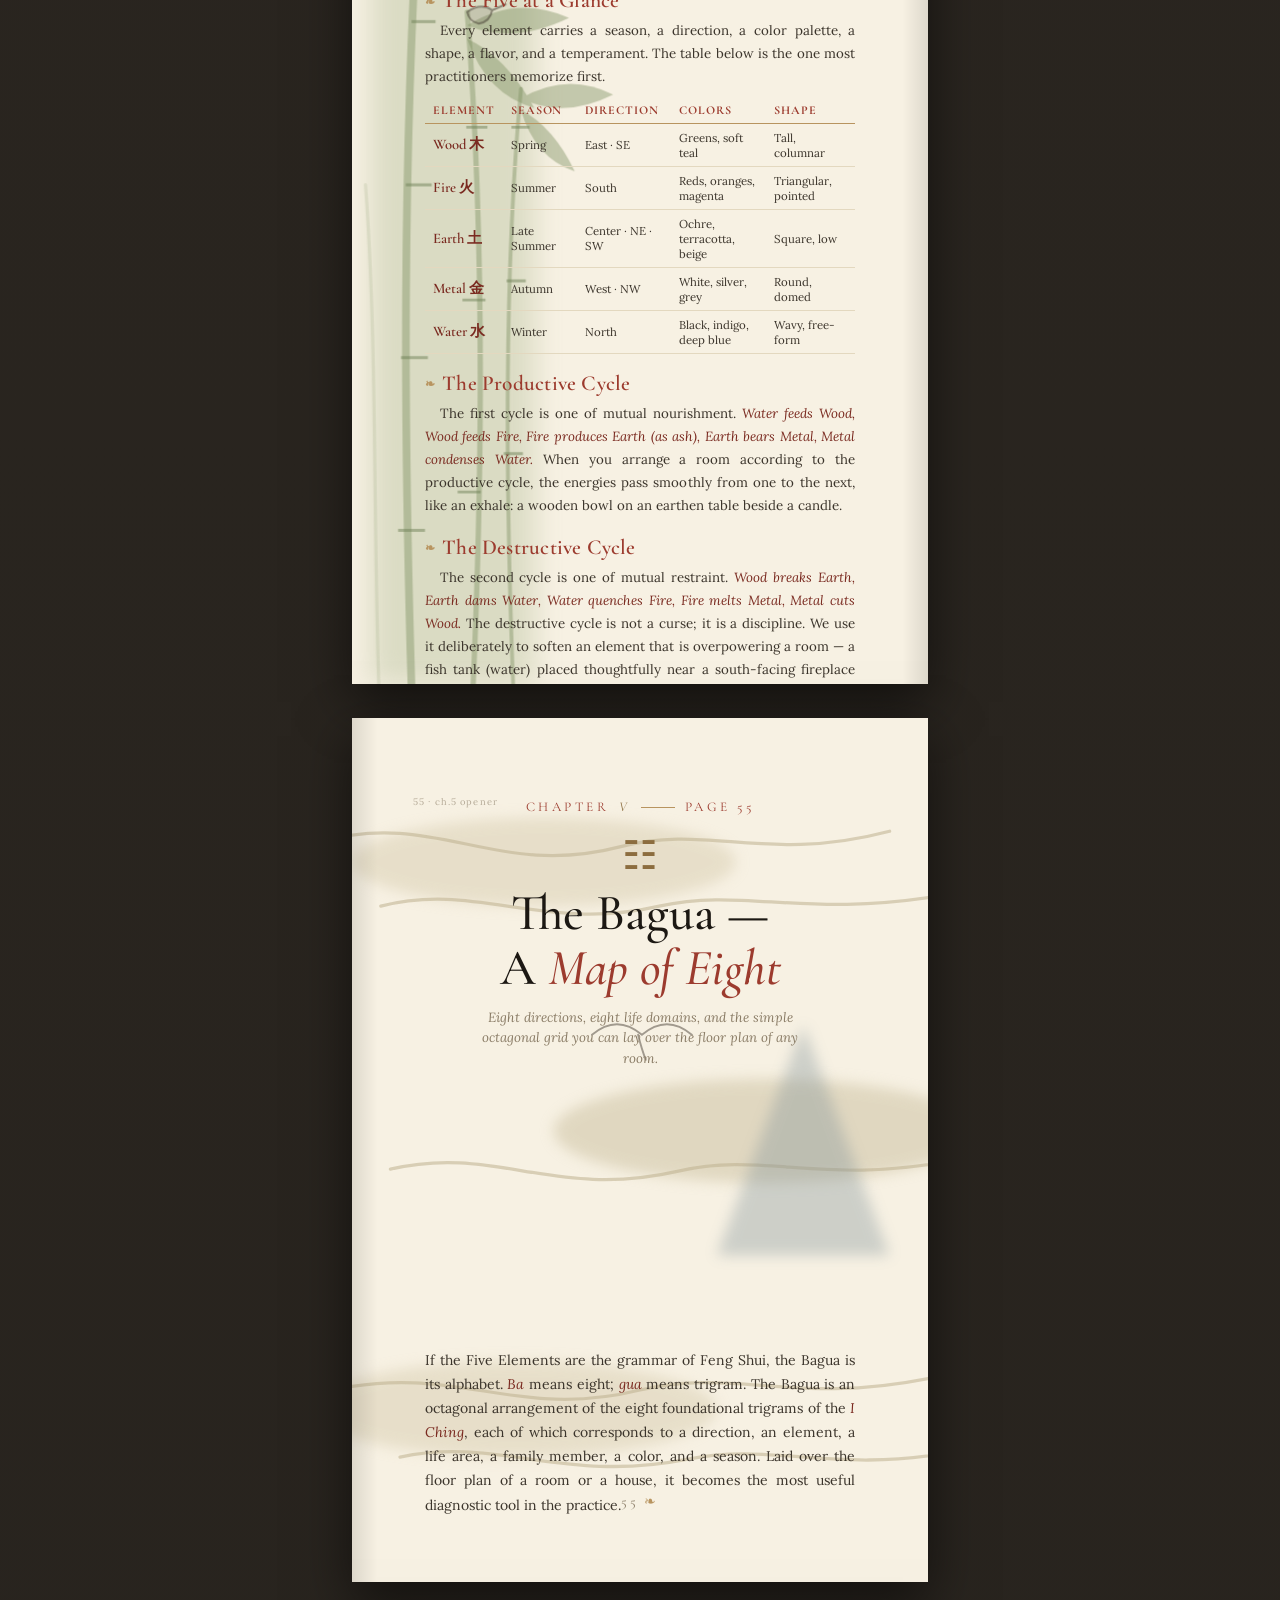
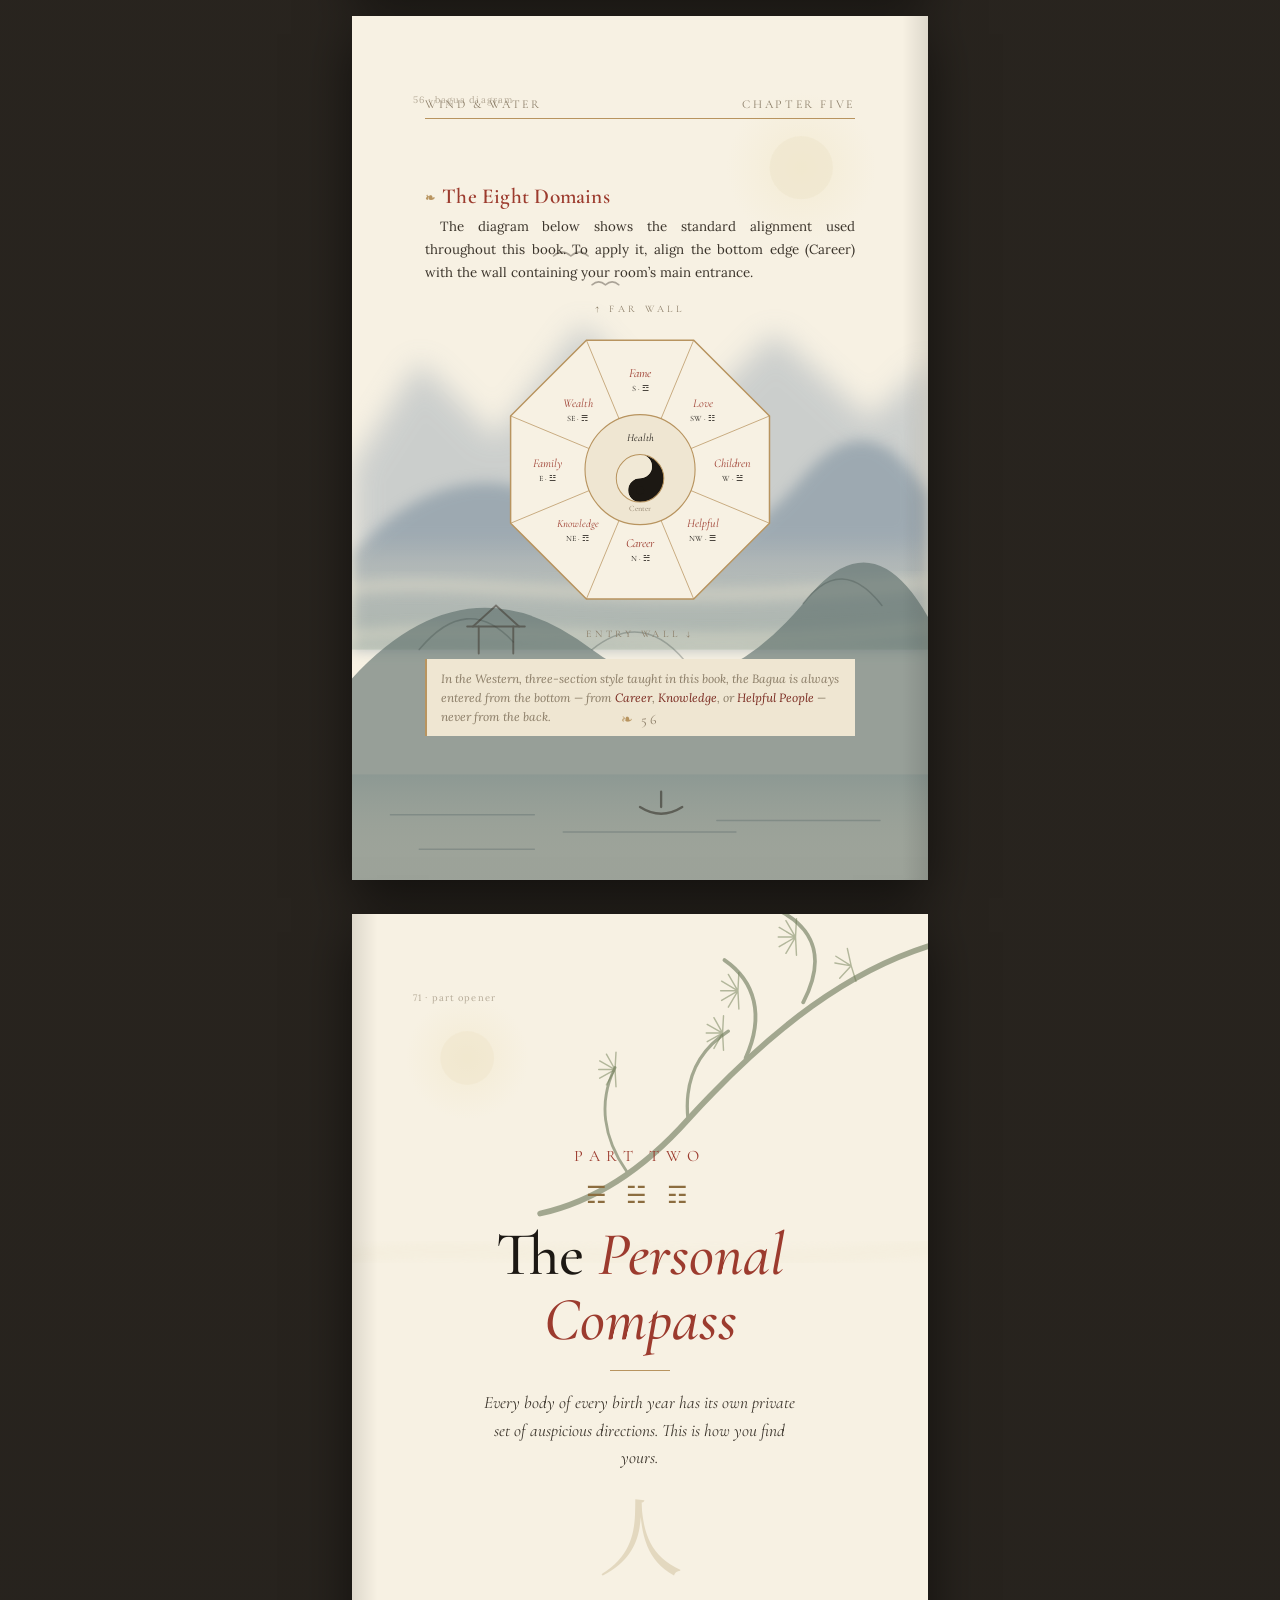
<file: Wind_and_Water_Interior_standalone.html>
<!doctype html>
<html lang="en">
<head>
<meta charset="utf-8" />
<meta name="viewport" content="width=device-width, initial-scale=1.0" />
<title>Wind &amp; Water — Interior</title>
<style>
/* =====================================================================
   Wind & Water — Interior Book Stylesheet
   A print-style layout: 6in x 9in pages, classical editorial typography.
   ===================================================================== */

@import url('https://fonts.googleapis.com/css2?family=Cormorant+Garamond:ital,wght@0,400;0,500;0,600;1,400;1,500&family=Lora:ital,wght@0,400;0,500;0,600;1,400&family=Noto+Serif+SC:wght@400;600;900&display=swap');

:root{
  --display:'Cormorant Garamond', Georgia, serif;
  --serif:'Lora', Georgia, serif;
  --cjk:'Noto Serif SC', serif;

  --ink:#1c1813;
  --ink-soft:#3b342b;
  --ink-mute:#8a7c66;

  --cinnabar:#9c3b2e;
  --cinnabar-d:#7a2a20;
  --gold:#b8945f;
  --gold-d:#8c6d3f;

  --paper:#f7f1e3;
  --paper-deep:#efe6d2;
  --paper-edge:#e3d8bf;
  --backdrop:#26221d;
}

*{box-sizing:border-box;}

html,body{margin:0;padding:0;}

body{
  background:var(--backdrop);
  background-image:radial-gradient(circle at 50% 0%, #322c25 0%, var(--backdrop) 70%);
  font-family:var(--serif);
  color:var(--ink);
  -webkit-font-smoothing:antialiased;
  padding:48px 0;
}

/* ---------- Book + Page ---------- */
.book{
  display:flex;
  flex-direction:column;
  align-items:center;
  gap:34px;
}

.page{
  position:relative;
  width:6in;
  height:9in;
  background:var(--paper);
  padding:0.72in 0.76in 0.66in;
  box-shadow:0 18px 50px rgba(0,0,0,.55);
  overflow:hidden;
}
.page::after{ /* inner spine shadow hint */
  content:"";
  position:absolute;
  top:0;bottom:0;
  width:26px;
  pointer-events:none;
}
.page.recto::after{ left:0;  background:linear-gradient(90deg, rgba(0,0,0,.10), transparent); }
.page.verso::after{ right:0; background:linear-gradient(-90deg, rgba(0,0,0,.10), transparent); }

/* screen-only page label */
.page-num-screen{
  position:absolute;
  top:9px; right:12px;
  font-family:var(--serif);
  font-size:7pt;
  letter-spacing:.12em;
  color:var(--ink-mute);
  opacity:.6;
}

/* folio (printed page number) */
.folio{
  position:absolute;
  left:0; right:0;
  bottom:0.42in;
  text-align:center;
}
.folio .num{
  font-family:var(--display);
  font-size:10.5pt;
  letter-spacing:.18em;
  color:var(--ink-mute);
}
.page.recto .folio .num::after{ content:"  \2767"; color:var(--gold); }
.page.verso .folio .num::before{ content:"\2767  "; color:var(--gold); }

/* running head */
.run-head{
  display:flex;
  justify-content:space-between;
  font-family:var(--display);
  font-size:9pt;
  letter-spacing:.22em;
  text-transform:uppercase;
  color:var(--ink-mute);
  padding-bottom:7px;
  border-bottom:.5px solid var(--gold);
}

/* decorative SVG layers sit behind text */
.art{ display:block; }
.art-bg{
  position:absolute;
  left:0; right:0;
  pointer-events:none;
  z-index:1;
}

/* per-page dedicated background watermark */
.pg-bg{
  position:absolute;
  inset:0;
  width:100%;
  height:100%;
  pointer-events:none;
  z-index:0;
}
.page > .half-title,
.page > .title-page,
.page > .copy-page,
.page > .dedication,
.page > .epigraph,
.page > .toc-page,
.page > .part-opener,
.page > .chapter-opener,
.page > .body-content,
.page > .run-head,
.page > .folio,
.page > .page-num-screen{
  position:relative;
  z-index:2;
}

/* =====================================================================
   FRONT MATTER
   ===================================================================== */

/* ---- Half-title ---- */
.half-title{
  height:100%;
  display:flex;
  flex-direction:column;
  align-items:center;
  justify-content:center;
  gap:30px;
  text-align:center;
}
.half-title .ornament{
  font-size:20pt;
  letter-spacing:.32em;
  color:var(--gold-d);
}
.half-title .ttl{
  font-family:var(--display);
  font-size:38pt;
  font-weight:500;
  letter-spacing:.06em;
  color:var(--ink);
}
.half-title .amp{ font-style:italic; color:var(--cinnabar); }
.half-title .enso{ width:150px; height:auto; }

/* ---- Title page ---- */
.title-page{
  height:100%;
  display:flex;
  flex-direction:column;
  align-items:center;
  justify-content:space-between;
  text-align:center;
  padding:0.2in 0;
}
.title-page .stamp-wrap{ position:relative; }
.title-page .stamp{
  font-family:var(--cjk);
  font-weight:900;
  font-size:34pt;
  color:var(--cinnabar);
  letter-spacing:.08em;
}
.title-page .by{
  font-family:var(--display);
  font-style:italic;
  font-size:14pt;
  color:var(--ink-mute);
  margin-bottom:6px;
}
.title-page .big{
  font-family:var(--display);
  font-size:58pt;
  font-weight:500;
  line-height:1;
  letter-spacing:.03em;
  margin:2px 0 12px;
}
.title-page .big .it{ font-style:italic; color:var(--cinnabar); }
.title-page .sub{
  font-family:var(--serif);
  font-size:11.5pt;
  font-style:italic;
  line-height:1.55;
  color:var(--ink-soft);
  max-width:3.6in;
  margin:0 auto;
}
.title-page .rule{
  width:54px; height:1px;
  background:var(--gold);
  margin:6px auto;
  position:relative;
}
.title-page .rule::before,
.title-page .rule::after{
  content:"\25C6";
  position:absolute; top:-7px;
  font-size:7pt; color:var(--gold-d);
}
.title-page .rule::before{ left:-16px; }
.title-page .rule::after{ right:-16px; }
.title-page .author{
  font-family:var(--display);
  font-size:21pt;
  font-weight:500;
  letter-spacing:.05em;
  color:var(--ink);
}
.title-page .imprint{
  font-family:var(--display);
  font-size:11pt;
  letter-spacing:.22em;
  text-transform:uppercase;
  color:var(--ink-mute);
}

/* ---- Copyright ---- */
.copy-page{
  height:100%;
  display:flex;
  flex-direction:column;
  justify-content:center;
  gap:9px;
}
.copy-page .block{
  font-family:var(--serif);
  font-size:8pt;
  line-height:1.62;
  color:var(--ink-soft);
}
.copy-page .block strong{ color:var(--ink); }
.copy-page .iso{
  font-variant-numeric:tabular-nums;
  letter-spacing:.04em;
  color:var(--ink-mute);
}

/* ---- Dedication ---- */
.dedication{
  height:100%;
  display:flex;
  align-items:center;
  justify-content:center;
  text-align:center;
}
.dedication p{
  font-family:var(--display);
  font-style:italic;
  font-size:17pt;
  line-height:1.7;
  color:var(--ink-soft);
}
.dedication .orn{
  margin-top:26px;
  font-size:14pt;
  letter-spacing:.4em;
  color:var(--gold-d);
}

/* ---- Epigraph ---- */
.epigraph{
  height:100%;
  display:flex;
  flex-direction:column;
  justify-content:center;
  gap:8px;
}
.epigraph .quote{
  font-family:var(--display);
  font-style:italic;
  font-size:15pt;
  line-height:1.6;
  color:var(--ink-soft);
}
.epigraph .attr{
  font-family:var(--serif);
  font-size:9pt;
  letter-spacing:.06em;
  color:var(--ink-mute);
  text-align:right;
}

/* ---- Contents ---- */
.toc-page h1{
  font-family:var(--display);
  font-weight:300;
  font-size:40pt;
  margin:0 0 4px;
  color:var(--ink);
}
.toc-page .lead{
  font-family:var(--serif);
  font-style:italic;
  font-size:9.5pt;
  color:var(--ink-mute);
  margin:0 0 16px;
}
.toc-page .part{
  font-family:var(--display);
  font-size:12.5pt;
  letter-spacing:.16em;
  text-transform:uppercase;
  color:var(--cinnabar);
  margin:14px 0 6px;
  padding-bottom:3px;
  border-bottom:.5px solid var(--gold);
}
.toc-page .part .roman{
  font-style:italic;
  color:var(--gold-d);
  margin-right:8px;
  text-transform:lowercase;
}
.toc-page .row{
  display:grid;
  grid-template-columns:26px 1fr auto;
  gap:8px;
  align-items:baseline;
  font-family:var(--serif);
  font-size:9.5pt;
  padding:2.5px 0;
  color:var(--ink-soft);
}
.toc-page .row .ch:first-child{
  font-family:var(--display);
  font-size:10pt;
  color:var(--gold-d);
}
.toc-page .row .pg{
  font-variant-numeric:tabular-nums;
  color:var(--ink-mute);
}
.toc-page .row.front .ch{ font-style:italic; }

/* =====================================================================
   PART OPENERS
   ===================================================================== */
.part-opener{
  height:100%;
  display:flex;
  flex-direction:column;
  align-items:center;
  justify-content:center;
  text-align:center;
  position:relative;
}
.part-opener .num{
  font-family:var(--display);
  font-size:12pt;
  letter-spacing:.4em;
  text-transform:uppercase;
  color:var(--cinnabar);
}
.part-opener .trig{
  font-size:17pt;
  letter-spacing:.3em;
  color:var(--gold-d);
  margin:14px 0;
}
.part-opener .ttl{
  font-family:var(--display);
  font-size:46pt;
  font-weight:500;
  line-height:1.05;
  color:var(--ink);
}
.part-opener .ttl .it{ font-style:italic; color:var(--cinnabar); }
.part-opener .rule{
  width:60px; height:1px;
  background:var(--gold);
  margin:18px 0;
}
.part-opener .gloss{
  font-family:var(--display);
  font-style:italic;
  font-size:13pt;
  line-height:1.6;
  color:var(--ink-soft);
  max-width:3.4in;
}
.part-opener .chinese{
  font-family:var(--cjk);
  font-size:64pt;
  font-weight:400;
  color:var(--paper-edge);
  margin-top:18px;
  line-height:1;
}

/* =====================================================================
   CHAPTER OPENERS
   ===================================================================== */
.chapter-opener{ height:100%; display:flex; flex-direction:column; }
.chapter-opener .top{ text-align:center; }
.chapter-opener .meta{
  display:flex;
  align-items:center;
  justify-content:center;
  gap:10px;
  font-family:var(--display);
  font-size:10pt;
  letter-spacing:.26em;
  text-transform:uppercase;
  color:var(--cinnabar);
}
.chapter-opener .meta .roman{ font-style:italic; color:var(--gold-d); }
.chapter-opener .meta .rule{
  width:34px; height:1px;
  background:var(--gold);
  display:inline-block;
}
.chapter-opener .glyph{
  font-size:30pt;
  color:var(--gold-d);
  margin:14px 0 6px;
}
.chapter-opener .ch-ttl{
  font-family:var(--display);
  font-size:38pt;
  font-weight:500;
  line-height:1.08;
  color:var(--ink);
}
.chapter-opener .ch-ttl .it{ font-style:italic; color:var(--cinnabar); }
.chapter-opener .ch-sub{
  font-family:var(--serif);
  font-style:italic;
  font-size:10pt;
  line-height:1.55;
  color:var(--ink-mute);
  max-width:3.5in;
  margin:12px auto 0;
}
.chapter-opener .body-block{ margin-top:auto; }
.chapter-opener .body-block .lead{
  font-family:var(--serif);
  font-size:10.5pt;
  line-height:1.72;
  color:var(--ink-soft);
  text-align:justify;
}
.chapter-opener .body-block .lead.first{ text-indent:0; }
.chapter-opener .body-block .lead em{ color:var(--cinnabar-d); }

/* =====================================================================
   BODY CONTENT
   ===================================================================== */
.body-content{ font-family:var(--serif); }
.body-content h1{
  font-family:var(--display);
  font-weight:300;
  color:var(--ink);
}
.body-content h2.sub{
  font-family:var(--display);
  font-size:16pt;
  font-weight:600;
  color:var(--cinnabar);
  margin:16px 0 6px;
  letter-spacing:.01em;
}
.body-content h2.sub::before{
  content:"\2767";
  color:var(--gold);
  font-size:9pt;
  margin-right:7px;
  vertical-align:1.5px;
}
.body-content p{
  font-size:10pt;
  line-height:1.74;
  color:var(--ink-soft);
  margin:0 0 7px;
  text-align:justify;
  text-indent:1.1em;
}
.body-content p.first,
.body-content p.lead{ text-indent:0; }
.body-content p.lead{
  font-style:italic;
  font-size:10.5pt;
  color:var(--ink-mute);
}
.body-content p em{ color:var(--cinnabar-d); font-style:italic; }
.body-content strong{ color:var(--ink); }

/* drop cap */
.dropcap::first-letter{
  font-family:var(--display);
  font-weight:600;
  font-size:46pt;
  line-height:.78;
  float:left;
  margin:6px 7px 0 0;
  color:var(--cinnabar);
}

/* pull quote */
blockquote.pull{
  font-family:var(--display);
  font-style:italic;
  font-size:15pt;
  line-height:1.5;
  color:var(--cinnabar-d);
  text-align:center;
  margin:16px 0.25in;
  padding:12px 0;
  border-top:.5px solid var(--gold);
  border-bottom:.5px solid var(--gold);
}

/* bullet list */
ul.bullet{
  list-style:none;
  margin:6px 0 8px;
  padding:0;
}
ul.bullet li{
  font-size:9.7pt;
  line-height:1.62;
  color:var(--ink-soft);
  padding-left:20px;
  margin-bottom:6px;
  position:relative;
  text-align:justify;
}
ul.bullet li::before{
  content:"\2767";
  position:absolute;
  left:2px;
  color:var(--gold-d);
}
ul.bullet li strong{ color:var(--cinnabar-d); }

/* side note */
.sidenote{
  font-family:var(--serif);
  font-style:italic;
  font-size:9pt;
  line-height:1.6;
  color:var(--ink-mute);
  background:var(--paper-deep);
  border-left:2px solid var(--gold);
  padding:10px 14px;
  margin:12px 0;
}
.sidenote em{ color:var(--cinnabar-d); }

/* two-column */
.two-col{ column-count:2; column-gap:22px; }
.two-col p{ text-indent:1.1em; }
.two-col p:first-child{ text-indent:0; }

/* =====================================================================
   TABLES, DIAGRAMS, WORKSHEETS
   ===================================================================== */
table.elements{
  width:100%;
  border-collapse:collapse;
  margin:8px 0 6px;
  font-family:var(--serif);
}
table.elements th{
  font-family:var(--display);
  font-size:9pt;
  letter-spacing:.08em;
  text-transform:uppercase;
  color:var(--cinnabar);
  text-align:left;
  padding:6px 8px;
  border-bottom:1px solid var(--gold);
}
table.elements td{
  font-size:8.6pt;
  padding:6px 8px;
  color:var(--ink-soft);
  border-bottom:.5px solid var(--paper-edge);
}
table.elements td.el{
  font-family:var(--display);
  font-size:11pt;
  font-weight:600;
  color:var(--cinnabar-d);
}

.diagram,
.worksheet{
  background:var(--paper-deep);
  border:.5px solid var(--gold);
  border-radius:3px;
  padding:14px 16px;
  margin:14px 0;
}
.diagram .lbl,
.worksheet .lbl{
  font-family:var(--display);
  font-size:8.5pt;
  letter-spacing:.24em;
  text-transform:uppercase;
  color:var(--gold-d);
  margin-bottom:5px;
}
.diagram .ttl,
.worksheet .ttl{
  font-family:var(--display);
  font-size:15pt;
  font-weight:600;
  line-height:1.3;
  color:var(--ink);
  margin-bottom:5px;
}
.diagram .ttl em,
.worksheet .ttl em{ color:var(--cinnabar); font-style:italic; }
.diagram .desc{
  font-family:var(--serif);
  font-style:italic;
  font-size:8.8pt;
  line-height:1.55;
  color:var(--ink-mute);
}
.worksheet ol{
  margin:6px 0 0;
  padding-left:18px;
}
.worksheet ol li{
  font-family:var(--serif);
  font-size:9.2pt;
  line-height:1.6;
  color:var(--ink-soft);
  margin-bottom:5px;
}
.worksheet ol li em{ color:var(--cinnabar-d); }

/* figure caption shared by SVG illustrations */
.figure{ margin:12px 0; text-align:center; }
.figure svg{ display:block; margin:0 auto; }
.figure .cap{
  font-family:var(--display);
  font-size:8.5pt;
  letter-spacing:.16em;
  text-transform:uppercase;
  color:var(--gold-d);
  margin-top:7px;
}
.figure .cap em{
  font-style:italic;
  text-transform:none;
  letter-spacing:0;
  color:var(--ink-mute);
}

.bagua-svg{ display:block; margin:6px auto; }

/* =====================================================================
   GLOSSARY / INDEX
   ===================================================================== */
.gloss-list{ margin-top:10px; }
.gloss-list .entry{
  display:grid;
  grid-template-columns:1.35in 1fr;
  gap:14px;
  padding:7px 0;
  border-bottom:.5px solid var(--paper-edge);
}
.gloss-list .term{
  font-family:var(--display);
  font-size:11.5pt;
  font-weight:600;
  color:var(--cinnabar-d);
}
.gloss-list .term small{
  display:block;
  font-family:var(--cjk);
  font-size:10pt;
  font-weight:400;
  color:var(--ink-mute);
  margin-top:1px;
}
.gloss-list .def{
  font-family:var(--serif);
  font-size:8.8pt;
  line-height:1.6;
  color:var(--ink-soft);
}

.index-cols{ column-count:2; column-gap:24px; }
.index-cols .letter{
  font-family:var(--display);
  font-size:13pt;
  font-weight:600;
  color:var(--cinnabar);
  margin:8px 0 3px;
  break-after:avoid;
}
.index-cols .ix{
  display:flex;
  justify-content:space-between;
  gap:8px;
  font-family:var(--serif);
  font-size:8.6pt;
  line-height:1.5;
  color:var(--ink-soft);
  break-inside:avoid;
}
.index-cols .ix .pg{
  font-variant-numeric:tabular-nums;
  color:var(--ink-mute);
  white-space:nowrap;
}

/* =====================================================================
   AUTHOR PAGE / COLOPHON
   ===================================================================== */
.author-page{
  display:flex;
  flex-direction:column;
  align-items:center;
}
.author-page .portrait{
  margin:0 auto 16px;
}
.author-page p{ text-align:justify; }
.author-page .divider{
  margin-top:auto;
  text-align:center;
}
.author-page .divider .orn{
  font-size:15pt;
  color:var(--gold-d);
}

.colophon{
  height:100%;
  display:flex;
  flex-direction:column;
  align-items:center;
  justify-content:center;
  text-align:center;
}
.colophon .seal{
  font-family:var(--cjk);
  font-weight:900;
  font-size:30pt;
  color:var(--cinnabar);
  border:1.5px solid var(--cinnabar);
  border-radius:4px;
  padding:8px 12px;
  margin-bottom:16px;
}
.colophon .head{
  font-family:var(--display);
  font-size:18pt;
  font-weight:600;
  letter-spacing:.1em;
  text-transform:uppercase;
  color:var(--ink);
  margin-bottom:10px;
}
.colophon p{
  font-family:var(--serif);
  font-size:9pt;
  line-height:1.66;
  color:var(--ink-soft);
  max-width:3.6in;
  margin:0 0 7px;
}
.colophon .divider{ margin:14px 0; }
.colophon .divider .orn{
  font-size:13pt;
  letter-spacing:.28em;
  color:var(--gold-d);
}

/* =====================================================================
   PRINT
   ===================================================================== */
@media print{
  @page{ size:6in 9in; margin:0; }
  body{ background:#fff; padding:0; }
  .book{ gap:0; }
  .page{
    box-shadow:none;
    page-break-after:always;
    break-after:page;
  }
  .page::after{ display:none; }
  .page-num-screen{ display:none; }
}

@media (max-width:680px){
  .page{ transform:scale(.78); transform-origin:top center; margin-bottom:-1.6in; }
}

</style>
</head>
<body>
<div class="book">

<!-- ===================== BACKGROUND ART SPRITE ===================== -->
<svg width="0" height="0" style="position:absolute" aria-hidden="true">
<defs>
  <filter id="mist" x="-20%" y="-20%" width="140%" height="140%">
    <feGaussianBlur stdDeviation="7"/>
  </filter>
  <filter id="mist-soft" x="-30%" y="-30%" width="160%" height="160%">
    <feGaussianBlur stdDeviation="15"/>
  </filter>
  <linearGradient id="wash-far" x1="0" y1="0" x2="0" y2="1">
    <stop offset="0" stop-color="#cdbf9c" stop-opacity="0"/>
    <stop offset="1" stop-color="#9aab97" stop-opacity=".55"/>
  </linearGradient>
  <linearGradient id="wash-water" x1="0" y1="0" x2="0" y2="1">
    <stop offset="0" stop-color="#7d8f8c" stop-opacity=".4"/>
    <stop offset="1" stop-color="#cdc4a8" stop-opacity=".1"/>
  </linearGradient>
  <radialGradient id="moonglow" cx="0.5" cy="0.5" r="0.5">
    <stop offset="0" stop-color="#f3ead0" stop-opacity=".85"/>
    <stop offset="0.6" stop-color="#f3ead0" stop-opacity=".3"/>
    <stop offset="1" stop-color="#f3ead0" stop-opacity="0"/>
  </radialGradient>

  <!-- ===== shan-shui mountain landscape ===== -->
  <symbol id="bg-mountains" viewBox="0 0 600 900">
    <circle cx="468" cy="158" r="78" fill="url(#moonglow)"/>
    <circle cx="468" cy="158" r="33" fill="#efe6cc" opacity=".55"/>
    <!-- farthest range, heavily blurred -->
    <g filter="url(#mist-soft)" opacity=".4">
      <path d="M0 470 L70 360 L150 440 L240 320 L340 430 L440 330 L540 420 L600 360 L600 560 L0 560 Z" fill="#8b9bac"/>
    </g>
    <!-- mid range -->
    <g filter="url(#mist)" opacity=".5">
      <path d="M0 560 Q120 430 250 530 Q360 612 470 480 Q540 396 600 500 L600 660 L0 660 Z" fill="#6f8597"/>
    </g>
    <!-- drifting mist band -->
    <rect x="0" y="540" width="600" height="120" fill="url(#wash-far)" opacity=".7"/>
    <g stroke="#efe8d2" stroke-width="9" fill="none" stroke-linecap="round" opacity=".6" filter="url(#mist)">
      <path d="M-30 600 C120 575 240 625 600 590"/>
      <path d="M-20 648 C160 628 320 668 620 636"/>
    </g>
    <!-- near peaks with texture strokes -->
    <path d="M0 900 L0 690 Q120 560 250 660 Q360 742 470 612 Q540 520 600 626 L600 900 Z" fill="#5d6f6b" opacity=".62"/>
    <g stroke="#3a4744" stroke-width="1.6" fill="none" opacity=".3" stroke-linecap="round">
      <path d="M70 660 Q120 600 168 652"/>
      <path d="M250 660 Q310 612 360 690"/>
      <path d="M470 612 Q510 560 552 614"/>
    </g>
    <!-- pavilion on a near ridge -->
    <g stroke="#3a3128" stroke-width="2" fill="none" opacity=".5" stroke-linecap="round">
      <path d="M126 636 L150 614 L174 636"/>
      <path d="M132 636 L132 664 M168 636 L168 664"/>
      <path d="M120 636 L180 636"/>
    </g>
    <!-- water and a lone boat -->
    <rect x="0" y="790" width="600" height="110" fill="url(#wash-water)"/>
    <g stroke="#4a5a5e" stroke-width="1.4" fill="none" opacity=".3" stroke-linecap="round">
      <path d="M40 832 h150 M220 850 h180 M70 868 h120 M380 838 h170"/>
    </g>
    <g stroke="#2f2a22" stroke-width="2.4" fill="none" opacity=".55" stroke-linecap="round">
      <path d="M300 824 q22 14 44 0"/>
      <path d="M322 824 L322 808"/>
    </g>
    <!-- distant birds -->
    <g stroke="#3a3128" stroke-width="1.6" fill="none" opacity=".4" stroke-linecap="round">
      <path d="M210 250 q9 -8 18 0 q9 -8 18 0"/>
      <path d="M250 280 q7 -6 14 0 q7 -6 14 0"/>
    </g>
  </symbol>

  <!-- ===== drifting mist and clouds ===== -->
  <symbol id="bg-clouds" viewBox="0 0 600 900">
    <g filter="url(#mist)" opacity=".5">
      <ellipse cx="200" cy="150" rx="200" ry="46" fill="#d8cdb0"/>
      <ellipse cx="430" cy="430" rx="220" ry="54" fill="#cabf9f"/>
      <ellipse cx="170" cy="720" rx="210" ry="50" fill="#d8cdb0"/>
    </g>
    <g fill="none" stroke="#bfb290" stroke-width="3.4" stroke-linecap="round" opacity=".55">
      <path d="M-30 128 C90 96 150 168 280 134 C372 110 430 152 560 118"/>
      <path d="M30 196 C130 170 200 224 320 196 C410 176 470 210 620 184"/>
      <path d="M40 470 C150 444 210 502 340 472 C430 451 490 488 630 460"/>
      <path d="M-20 700 C110 672 170 732 300 700 C400 677 460 716 600 688"/>
      <path d="M50 770 C150 748 220 798 350 772 C440 754 500 788 630 764"/>
    </g>
    <!-- mountain peak emerging through the mist -->
    <g opacity=".34" filter="url(#mist)">
      <path d="M380 560 L470 320 L560 560 Z" fill="#7d8f97"/>
    </g>
    <!-- a crane in flight -->
    <g stroke="#3a3128" stroke-width="2" fill="none" opacity=".45" stroke-linecap="round">
      <path d="M250 330 q26 -22 52 0 q26 -22 52 0"/>
      <path d="M298 330 q4 16 8 26"/>
    </g>
  </symbol>

  <!-- ===== bamboo grove ===== -->
  <symbol id="bg-bamboo" viewBox="0 0 600 900">
    <g filter="url(#mist-soft)" opacity=".3">
      <rect x="20" y="0" width="170" height="900" fill="#9aaa7d"/>
    </g>
    <g fill="none" stroke="#8a9b6e" stroke-linecap="round" opacity=".5">
      <path d="M62 905 C54 640 52 360 70 70" stroke-width="8"/>
      <path d="M126 905 C136 680 138 430 120 200" stroke-width="5.5"/>
      <path d="M168 905 C160 700 158 470 176 280" stroke-width="4"/>
      <path d="M28 905 C22 720 26 540 14 380" stroke-width="3.4" opacity=".34"/>
    </g>
    <g stroke="#6f8056" stroke-width="3" opacity=".5">
      <path d="M48 740 h28 M51 560 h28 M56 380 h27 M62 210 h25"/>
      <path d="M110 700 h24 M115 500 h24 M119 320 h22"/>
      <path d="M158 660 h20 M161 480 h20 M166 320 h19"/>
    </g>
    <g fill="#7d8f5f" opacity=".42">
      <path d="M70 90 Q124 52 188 78 Q130 110 70 90 Z"/>
      <path d="M70 104 Q120 122 158 184 Q104 168 70 104 Z"/>
      <path d="M120 214 Q170 182 226 206 Q168 234 120 214 Z"/>
      <path d="M120 228 Q160 246 190 300 Q140 286 120 228 Z"/>
      <path d="M176 290 Q224 262 272 286 Q220 312 176 290 Z"/>
      <path d="M176 302 Q210 320 232 366 Q190 352 176 302 Z"/>
    </g>
    <!-- a perched sparrow -->
    <g stroke="#3a3128" stroke-width="2" fill="none" opacity=".5" stroke-linecap="round">
      <path d="M120 200 q14 -10 26 -2 q-2 12 -14 14 q-10 -2 -12 -12 Z" fill="#3a3128" fill-opacity=".25"/>
      <path d="M146 198 l14 -6"/>
    </g>
  </symbol>

  <!-- ===== gnarled pine branch ===== -->
  <symbol id="bg-pine" viewBox="0 0 600 900">
    <circle cx="120" cy="150" r="64" fill="url(#moonglow)"/>
    <circle cx="120" cy="150" r="28" fill="#efe6cc" opacity=".5"/>
    <g fill="none" stroke="#5e6b4c" stroke-linecap="round" opacity=".55">
      <path d="M612 30 C520 56 438 118 350 214 C300 270 250 300 196 312" stroke-width="6"/>
      <path d="M470 92 C492 50 484 18 448 -2" stroke-width="4"/>
      <path d="M410 150 C430 106 420 70 388 48" stroke-width="4"/>
      <path d="M350 214 C346 176 358 144 392 122" stroke-width="3.4"/>
      <path d="M286 268 C262 234 256 196 274 160" stroke-width="3"/>
    </g>
    <g stroke="#6f7d54" stroke-width="1.5" opacity=".5" stroke-linecap="round">
      <path d="M462 24 l-17 -10 M462 24 l-18 0 M462 24 l-17 10 M462 24 l-10 -17 M462 24 l-10 17 M462 24 l1 -19 M462 24 l1 19"/>
      <path d="M402 80 l-17 -10 M402 80 l-18 0 M402 80 l-17 10 M402 80 l-10 -17 M402 80 l-10 17 M402 80 l1 -19 M402 80 l1 19"/>
      <path d="M386 124 l-16 -9 M386 124 l-17 0 M386 124 l-16 9 M386 124 l-9 -16 M386 124 l-9 16 M386 124 l1 -18 M386 124 l1 18"/>
      <path d="M274 162 l-16 -9 M274 162 l-17 0 M274 162 l-16 9 M274 162 l-9 -16 M274 162 l-9 16 M274 162 l1 -18 M274 162 l1 18"/>
      <path d="M520 54 l-16 -10 M520 54 l-17 -3 M520 54 l-12 13 M520 54 l-4 -18 M520 54 l5 16"/>
    </g>
    <!-- mist drifting past the trunk -->
    <g stroke="#efe8d2" stroke-width="10" fill="none" stroke-linecap="round" opacity=".5" filter="url(#mist)">
      <path d="M-30 360 C140 332 300 380 640 344"/>
    </g>
  </symbol>
</defs>
</svg>

<!-- ===================== HALF-TITLE (p. i) ===================== -->
<div class="page recto"><div class="page-num-screen">i · half-title</div>
  <svg class="pg-bg" viewBox="0 0 600 900" preserveAspectRatio="xMidYMid slice" aria-hidden="true"><use href="#bg-bamboo"/></svg>
  <div class="half-title">
    <div class="ornament">☰ ☱ ☲ ☳</div>
    <svg class="enso" viewBox="0 0 200 200" aria-hidden="true">
      <path d="M141 44 C170 60 182 96 174 128 C165 163 128 182 92 178 C52 173 24 140 27 100 C30 60 66 31 108 33"
            fill="none" stroke="#9c3b2e" stroke-width="9" stroke-linecap="round"/>
      <path d="M108 33 C120 34 132 38 141 44" fill="none" stroke="#9c3b2e" stroke-width="3.5" stroke-linecap="round" opacity=".5"/>
    </svg>
    <div class="ttl">Wind <span class="amp">&amp;</span> Water</div>
    <div class="ornament">☴ ☵ ☶ ☷</div>
  </div>
</div>

<!-- ===================== BLANK (p. ii) ===================== -->
<div class="page verso"><div class="page-num-screen">ii</div>
  <svg class="pg-bg" viewBox="0 0 600 900" preserveAspectRatio="xMidYMid slice" aria-hidden="true"><use href="#bg-mountains"/></svg></div>

<!-- ===================== TITLE PAGE (p. iii) ===================== -->
<div class="page recto"><div class="page-num-screen">iii · title</div>
  <svg class="pg-bg" viewBox="0 0 600 900" preserveAspectRatio="xMidYMid slice" aria-hidden="true"><use href="#bg-mountains"/></svg>
  <div class="title-page">
    <div class="stamp-wrap">
      <div class="stamp">風水</div>
    </div>
    <div>
      <div class="by">A Complete Compendium of</div>
      <div class="big">Wind <span class="it">&amp;</span> Water</div>
      <div class="sub">Principles, Practice, and the Soulful Art of Living in Balance — A Modern Handbook of Classical Feng Shui</div>
    </div>
    <div class="rule"></div>
    <div>
      <div class="by">written by</div>
      <div class="author">Rayan R. Sleem</div>
    </div>
    <div class="imprint">Cinnabar Press · 2026</div>
  </div>
</div>

<!-- ===================== COPYRIGHT (p. iv) ===================== -->
<div class="page verso"><div class="page-num-screen">iv · copyright</div>
  <svg class="pg-bg" viewBox="0 0 600 900" preserveAspectRatio="xMidYMid slice" aria-hidden="true"><use href="#bg-clouds"/></svg>
  <div class="copy-page">
    <div class="block"><strong>Wind &amp; Water: The Complete Feng Shui Compendium</strong><br/>Principles, Practice, and the Soulful Art of Living in Balance</div>
    <div class="block">First edition published 2026 by Cinnabar Press, an imprint of the House of Wind &amp; Water.</div>
    <div class="block">Copyright © 2026 by Rayan R. Sleem. All rights reserved. No part of this publication may be reproduced, stored in a retrieval system, or transmitted in any form or by any means — electronic, mechanical, photocopying, recording, or otherwise — without the prior written permission of the publisher, except in the case of brief quotations embodied in critical articles or reviews.</div>
    <div class="block">The moral right of the author has been asserted in accordance with the Copyright, Designs and Patents Act 1988.</div>
    <div class="block iso">ISBN 978-1-959402-08-7 (paperback)<br/>ISBN 978-1-959402-09-4 (ebook)<br/>Library of Congress Control Number: 2026936412<br/>British Library Cataloguing-in-Publication Data: a catalogue record is available.</div>
    <div class="block">Cover and interior design by the Cinnabar Studio. Trigrams and bagua illustrations by the author. Set in Cormorant Garamond, Lora, and Noto Serif SC.</div>
    <div class="block"><strong>Disclaimer.</strong> This book is intended for general informational and educational purposes. The author and publisher have made every reasonable effort to ensure accuracy and disclaim any liability arising from the use or misuse of the material herein. Feng Shui is a contemplative practice, not a substitute for professional medical, legal, financial, or psychological advice.</div>
    <div class="block">Printed on acid-free paper conforming to <span class="iso">ANSI/NISO Z39.48-1992 (R2009)</span> · FSC® C014383 mixed-source paper · printed and bound in the United States of America.</div>
    <div class="block iso">10 · 9 · 8 · 7 · 6 · 5 · 4 · 3 · 2 · 1</div>
  </div>
</div>

<!-- ===================== DEDICATION (p. v) ===================== -->
<div class="page recto"><div class="page-num-screen">v · dedication</div>
  <svg class="pg-bg" viewBox="0 0 600 900" preserveAspectRatio="xMidYMid slice" aria-hidden="true"><use href="#bg-bamboo"/></svg>
  <div class="dedication">
    <div>
      <p>For my grandmother,<br/>who taught me that a house, like a heart,<br/>must be allowed to breathe.</p>
      <div class="orn">☰ ☱ ☲</div>
    </div>
  </div>
</div>

<!-- ===================== EPIGRAPH (p. vi) ===================== -->
<div class="page verso"><div class="page-num-screen">vi · epigraph</div>
  <svg class="pg-bg" viewBox="0 0 600 900" preserveAspectRatio="xMidYMid slice" aria-hidden="true"><use href="#bg-pine"/></svg>
  <div class="epigraph">
    <div class="quote">&ldquo;The space we inhabit is not a container; it is a participant. To arrange a room is to arrange a life.&rdquo;</div>
    <div class="attr">— Classical Chinese aphorism, c. 4th c. BCE</div>
    <div style="height:24px;"></div>
    <div class="quote">&ldquo;Feng Shui is not decoration. It is the practice of listening to a place until the place tells you how it wishes to be lived in.&rdquo;</div>
    <div class="attr">— from the author&rsquo;s notebooks</div>
  </div>
</div>

<!-- ===================== CONTENTS (p. vii) ===================== -->
<div class="page recto"><div class="page-num-screen">vii · contents</div>
  <svg class="pg-bg" viewBox="0 0 600 900" preserveAspectRatio="xMidYMid slice" aria-hidden="true"><use href="#bg-pine"/></svg>
  <div class="toc-page">
    <h1>Contents</h1>
    <p class="lead">A book in four parts, eighteen chapters, and a small library of practical appendices.</p>

    <div class="part"><span class="roman">i</span> Front Matter</div>
    <div class="row front"><span></span><span class="ch">Preface — A Note from the Author</span><span class="pg">xv</span></div>
    <div class="row front"><span></span><span class="ch">How to Read This Book</span><span class="pg">xix</span></div>

    <div class="part"><span class="roman">ii</span> Part One · The Foundations</div>
    <div class="row"><span class="ch">1</span><span class="ch">The Origins of Wind and Water</span><span class="pg">3</span></div>
    <div class="row"><span class="ch">2</span><span class="ch">Qi — The Breath of the World</span><span class="pg">17</span></div>
    <div class="row"><span class="ch">3</span><span class="ch">Yin &amp; Yang — The Two That Are One</span><span class="pg">29</span></div>
    <div class="row"><span class="ch">4</span><span class="ch">The Five Elements &amp; Their Cycles</span><span class="pg">39</span></div>
    <div class="row"><span class="ch">5</span><span class="ch">The Bagua — A Map of the Eight Directions</span><span class="pg">55</span></div>

    <div class="part"><span class="roman">iii</span> Part Two · The Personal Compass</div>
    <div class="row"><span class="ch">6</span><span class="ch">Calculating Your Kua Number</span><span class="pg">73</span></div>
    <div class="row"><span class="ch">7</span><span class="ch">The East &amp; West Groups</span><span class="pg">85</span></div>
    <div class="row"><span class="ch">8</span><span class="ch">Auspicious &amp; Inauspicious Directions</span><span class="pg">95</span></div>

    <div class="part"><span class="roman">iv</span> Part Three · The Home, Room by Room</div>
    <div class="row"><span class="ch">9</span><span class="ch">The Threshold — Front Door &amp; Entry</span><span class="pg">109</span></div>
    <div class="row"><span class="ch">10</span><span class="ch">The Living Room &amp; Social Spaces</span><span class="pg">123</span></div>
    <div class="row"><span class="ch">11</span><span class="ch">The Kitchen — Hearth of the Home</span><span class="pg">137</span></div>
    <div class="row"><span class="ch">12</span><span class="ch">The Bedroom &amp; the Practice of Rest</span><span class="pg">151</span></div>
    <div class="row"><span class="ch">13</span><span class="ch">The Bathroom &amp; the Drain Problem</span><span class="pg">169</span></div>
    <div class="row"><span class="ch">14</span><span class="ch">The Office, the Garden, the Threshold Beyond</span><span class="pg">181</span></div>

    <div class="part"><span class="roman">v</span> Part Four · Applied Practice</div>
    <div class="row"><span class="ch">15</span><span class="ch">Color, Material, and the Senses</span><span class="pg">199</span></div>
    <div class="row"><span class="ch">16</span><span class="ch">The Classical Cures — Mirrors, Plants, Crystals</span><span class="pg">213</span></div>
    <div class="row"><span class="ch">17</span><span class="ch">Decluttering as a Ritual Practice</span><span class="pg">227</span></div>
    <div class="row"><span class="ch">18</span><span class="ch">The Soulful Home — Intention, Season, Ceremony</span><span class="pg">241</span></div>

    <div class="part"><span class="roman">vi</span> Back Matter</div>
    <div class="row front"><span></span><span class="ch">Glossary of Terms</span><span class="pg">259</span></div>
    <div class="row front"><span></span><span class="ch">Quick-Reference Tables</span><span class="pg">269</span></div>
    <div class="row front"><span></span><span class="ch">Index</span><span class="pg">275</span></div>
    <div class="row front"><span></span><span class="ch">About the Author · Colophon</span><span class="pg">283</span></div>
  </div>
</div>

<!-- ===================== PART ONE OPENER (p. 1) ===================== -->
<div class="page recto"><div class="page-num-screen">1 · part opener</div>
  <svg class="pg-bg" viewBox="0 0 600 900" preserveAspectRatio="xMidYMid slice" aria-hidden="true"><use href="#bg-pine"/></svg>
  <div class="part-opener">
    <div class="num">Part One</div>
    <div class="trig">☰ ☱ ☲</div>
    <div class="ttl">The <span class="it">Foundations</span></div>
    <div class="rule"></div>
    <div class="gloss">Before we arrange a room, we must learn the grammar of the unseen forces that flow through it.</div>
    <div class="chinese">基</div>
  </div>
  <svg class="art-bg" viewBox="0 0 600 220" preserveAspectRatio="none" style="bottom:0;height:1.9in;" aria-hidden="true">
    <circle cx="500" cy="48" r="40" fill="url(#moonglow)"/>
    <circle cx="500" cy="48" r="17" fill="#efe6cc" opacity=".55"/>
    <g filter="url(#mist)" opacity=".42"><path d="M0 130 L80 70 L180 120 L300 60 L420 118 L540 66 L600 100 L600 220 L0 220 Z" fill="#8b9bac"/></g>
    <path d="M0 220 L0 150 Q120 60 250 130 Q350 185 460 80 Q530 15 600 95 L600 220 Z" fill="#e3d8bf" opacity=".75"/>
    <rect x="0" y="120" width="600" height="70" fill="url(#wash-far)" opacity=".7"/>
    <path d="M0 220 L0 175 Q160 105 320 165 Q470 220 600 140 L600 220 Z" fill="#cdbf9c" opacity=".7"/>
    <path d="M0 220 L0 200 Q200 165 400 200 Q520 220 600 195 L600 220 Z" fill="#5d6f6b" opacity=".55"/>
    <g stroke="#3a3128" stroke-width="1.4" fill="none" opacity=".4" stroke-linecap="round">
      <path d="M150 56 q8 -7 16 0 q8 -7 16 0"/>
      <path d="M186 78 q6 -5 12 0 q6 -5 12 0"/>
    </g>
  </svg>
</div>

<!-- ===================== BLANK (p. 2) ===================== -->
<div class="page verso"><div class="page-num-screen">2 · blank</div>
  <svg class="pg-bg" viewBox="0 0 600 900" preserveAspectRatio="xMidYMid slice" aria-hidden="true"><use href="#bg-mountains"/></svg></div>

<!-- ===================== CHAPTER 1 OPENER (p. 3) ===================== -->
<div class="page recto"><div class="page-num-screen">3 · ch.1 opener</div>
  <svg class="pg-bg" viewBox="0 0 600 900" preserveAspectRatio="xMidYMid slice" aria-hidden="true"><use href="#bg-mountains"/></svg>
  <div class="chapter-opener">
    <div class="top">
      <div class="meta"><span>Chapter</span><span class="roman">i</span><span class="rule"></span><span>page 3</span></div>
      <div class="glyph">☰</div>
      <div class="ch-ttl">The Origins of<br/><span class="it">Wind and Water</span></div>
      <div class="ch-sub">Three thousand years of paying attention — and what the ancient surveyors of the Yellow River were really looking for.</div>
    </div>

    <div class="figure">
      <svg viewBox="0 0 360 170" width="360" height="170" aria-label="Ink-wash landscape of a river valley between mountains">
        <rect x="1" y="1" width="358" height="168" fill="none" stroke="#b8945f" stroke-width="1"/>
        <rect x="7" y="7" width="346" height="156" fill="#f1e9d6"/>
        <circle cx="278" cy="48" r="20" fill="none" stroke="#9c3b2e" stroke-width="1.4" opacity=".7"/>
        <path d="M7 120 Q70 55 130 105 Q165 132 200 92 L200 163 L7 163 Z" fill="#cdbf9c" opacity=".8"/>
        <path d="M120 130 Q190 70 250 110 Q300 142 353 96 L353 163 L120 163 Z" fill="#b6a47c" opacity=".75"/>
        <path d="M7 163 Q110 138 200 150 Q290 161 353 142 L353 163 Z" fill="#8a7c66" opacity=".55"/>
        <path d="M40 163 Q120 132 200 150 Q280 167 330 140" fill="none" stroke="#3f5d72" stroke-width="2.4" opacity=".7"/>
        <path d="M55 158 Q130 134 200 148" fill="none" stroke="#f1e9d6" stroke-width="1" opacity=".8"/>
        <path d="M150 120 q-3 -14 4 -24 q7 10 4 24 z" fill="#6f8f5f" opacity=".8"/>
        <path d="M168 124 q-3 -16 4 -27 q7 11 4 27 z" fill="#6f8f5f" opacity=".7"/>
      </svg>
      <div class="cap">Fig. 1 · <em>The valley the surveyors read — mountain behind, water before.</em></div>
    </div>

    <div class="body-block">
      <p class="lead first">The two characters that name our practice — <em>fēng</em> (風) and <em>shuǐ</em> (水) — translate, with disarming plainness, as <em>wind</em> and <em>water</em>. They are the two elements an ancient surveyor could not control and could not ignore: the breath that moves across a valley, the current that decides where a village can take root. To this day, every principle in this book is a refinement of one essential question those surveyors first asked, four thousand years ago: <em>how does life-force move through this place, and how can we live in friendship with it?</em></p>
    </div>
  </div>
  <div class="folio"><span class="num">3</span></div>
</div>

<!-- ===================== CH.1 BODY (p. 4) ===================== -->
<div class="page verso"><div class="page-num-screen">4 · ch.1</div>
  <svg class="pg-bg" viewBox="0 0 600 900" preserveAspectRatio="xMidYMid slice" aria-hidden="true"><use href="#bg-clouds"/></svg>
  <div class="run-head"><span>Wind &amp; Water</span><span>Chapter One</span></div>
  <div class="body-content" style="padding-top:.5in;">
    <h2 class="sub">A Practice Older Than Books</h2>
    <p class="dropcap first">Long before the discipline acquired a name, Chinese farmers had already learned that some hillsides grew better grain than others, that some bends in a river attracted settlements while others bred plague. The practice we now call <em>Feng Shui</em> began as agricultural common sense — the patient observation of how landscape, climate, and orientation conspired to bless or curse a piece of ground.</p>
    <p>By the time of the Han Dynasty, that common sense had been refined into a literate discipline. The surveyor — the <em>kanyu jia</em>, the one who reads &ldquo;heaven and earth&rdquo; — carried a magnetic compass, a set of bronze rulers, and a thick book of correspondences. He would walk a parcel of land for days before declaring it auspicious. He was not a mystic. He was a kind of meteorologist of the spirit.</p>

    <h2 class="sub">Two Great Schools</h2>
    <p>From the classical period emerged two main approaches that still organize the field today. The <em>Form School</em>, sometimes called <em>Luan Tou</em>, reads the visible landscape: the curve of a mountain behind a house, the shape of a road approaching the door, the way water gathers or rushes past. Its working metaphor is the <em>green dragon</em> to the left and the <em>white tiger</em> to the right of any seated position — the embracing arms of the land.</p>

    <div class="figure">
      <svg viewBox="0 0 200 200" width="170" height="170" aria-label="The luopan, a concentric-ring Feng Shui compass">
        <circle cx="100" cy="100" r="92" fill="#1c1813"/>
        <circle cx="100" cy="100" r="92" fill="none" stroke="#b8945f" stroke-width="1.5"/>
        <circle cx="100" cy="100" r="74" fill="none" stroke="#b8945f" stroke-width=".8" opacity=".8"/>
        <circle cx="100" cy="100" r="56" fill="none" stroke="#b8945f" stroke-width=".8" opacity=".8"/>
        <circle cx="100" cy="100" r="38" fill="none" stroke="#b8945f" stroke-width=".8" opacity=".8"/>
        <g stroke="#b8945f" stroke-width=".6" opacity=".7">
          <line x1="100" y1="8" x2="100" y2="192"/>
          <line x1="8" y1="100" x2="192" y2="100"/>
          <line x1="35" y1="35" x2="165" y2="165"/>
          <line x1="165" y1="35" x2="35" y2="165"/>
        </g>
        <circle cx="100" cy="100" r="20" fill="#9c3b2e"/>
        <path d="M100 84 L106 100 L100 116 L94 100 Z" fill="#f1e9d6"/>
        <text x="100" y="22" font-family="Noto Serif SC, serif" font-size="9" fill="#f1e9d6" text-anchor="middle">南</text>
        <text x="100" y="186" font-family="Noto Serif SC, serif" font-size="9" fill="#f1e9d6" text-anchor="middle">北</text>
      </svg>
      <div class="cap">Fig. 2 · <em>The luopan — the surveyor&rsquo;s compass of concentric rings.</em></div>
    </div>

    <p>The <em>Compass School</em>, or <em>Li Qi</em>, works with the unseen: the eight directions, the trigrams of the I Ching, the cycles of time. Its principal instrument is the <em>luopan</em>, a black-lacquered compass crowded with concentric rings of Chinese characters. Practitioners of compass Feng Shui calculate where to place a door the way an astronomer calculates an eclipse.</p>
    <p>This book teaches both. The Form School helps you choose a house. The Compass School helps you live in it.</p>

    <blockquote class="pull">&ldquo;The mountain holds you. The water finds you. Between the two, you build a life.&rdquo;</blockquote>

    <h2 class="sub">Why It Survived</h2>
    <p>Feng Shui has outlasted empires, weathered the suspicion of communists and the gentle ridicule of moderns, and crossed every ocean. It survived because, at root, it is not a system of superstition. It is a system of <em>attention</em>. To practice Feng Shui is to notice things most people do not notice: the imperceptible draft under a badly-hung door, the slight oppression of a beam over the bed, the way a cluttered hallway slows you down before you have even put on your shoes. The practice rewards observation. Observation rewards the practitioner. That is the whole of it.</p>
  </div>
  <div class="folio"><span class="num">4</span></div>
</div>

<!-- ===================== CHAPTER 2 OPENER (p. 17) ===================== -->
<div class="page recto"><div class="page-num-screen">17 · ch.2 opener</div>
  <svg class="pg-bg" viewBox="0 0 600 900" preserveAspectRatio="xMidYMid slice" aria-hidden="true"><use href="#bg-clouds"/></svg>
  <div class="chapter-opener">
    <div class="top">
      <div class="meta"><span>Chapter</span><span class="roman">ii</span><span class="rule"></span><span>page 17</span></div>
      <div class="glyph">☵</div>
      <div class="ch-ttl">Qi — The Breath<br/><span class="it">of the World</span></div>
      <div class="ch-sub">On the substance that is everywhere and never quite anywhere — and how to recognize its movement through a room.</div>
    </div>

    <div class="figure">
      <svg viewBox="0 0 360 130" width="360" height="130" aria-label="Flowing line-art showing qi drifting through a doorway">
        <rect x="20" y="14" width="58" height="102" fill="none" stroke="#8a7c66" stroke-width="1.4"/>
        <rect x="20" y="14" width="58" height="14" fill="#cdbf9c" opacity=".7"/>
        <g fill="none" stroke="#3f5d72" stroke-width="1.6" stroke-linecap="round">
          <path d="M78 40 C140 30 150 70 210 56 C270 42 280 86 344 70" opacity=".85"/>
          <path d="M78 62 C150 58 158 96 224 80 C284 66 300 100 344 92" opacity=".65"/>
          <path d="M78 84 C150 86 150 50 216 66 C286 82 296 56 344 50" opacity=".5"/>
        </g>
        <g fill="#9c3b2e">
          <circle cx="344" cy="70" r="3"/><circle cx="344" cy="92" r="3"/><circle cx="344" cy="50" r="3"/>
        </g>
      </svg>
      <div class="cap">Fig. 3 · <em>Qi enters at the door and drifts in soft, unhurried curves.</em></div>
    </div>

    <div class="body-block">
      <p class="lead first">If the practice of Feng Shui has a single subject of study, it is <em>qi</em>. Qi is the energy that animates everything from a falling leaf to a financial decision. It is not mystical in the sense of being remote; it is mystical in the sense of being too close — too constant — for casual notice. The whole craft of Feng Shui can be described as the cultivation of the senses required to feel qi at work and the discipline required to invite it into the rooms where you live.</p>
    </div>
  </div>
  <div class="folio"><span class="num">17</span></div>
</div>

<!-- ===================== CH.2 BODY (p. 18) ===================== -->
<div class="page verso"><div class="page-num-screen">18 · ch.2</div>
  <svg class="pg-bg" viewBox="0 0 600 900" preserveAspectRatio="xMidYMid slice" aria-hidden="true"><use href="#bg-clouds"/></svg>
  <div class="run-head"><span>Wind &amp; Water</span><span>Chapter Two</span></div>
  <div class="body-content" style="padding-top:.5in;">
    <h2 class="sub">What Qi Is, and What It Isn&rsquo;t</h2>
    <p class="dropcap first">Qi is not a fluid. It is not a substance that can be poured. It is closer in nature to a tendency — the inclination of a place toward life or against it. A garden in full bloom has lively qi. A hospital corridor at three in the morning has thinned qi. A landlord&rsquo;s storage unit, untouched for seven years, has stagnant qi. None of these descriptions requires belief. They require only the willingness to notice what is already there.</p>

    <h2 class="sub">Three States of Qi</h2>
    <p>The classical literature distinguishes three principal modes in which qi can be found.</p>

    <ul class="bullet">
      <li><strong>Sheng qi — the rising breath.</strong> Vital, generative, and abundant. You feel it in a room that has just been cleaned, in a kitchen full of cooking, in a freshly weeded garden.</li>
      <li><strong>Sha qi — the cutting breath.</strong> Hostile, sharp, often the result of geometry. Long straight corridors, sharp corners pointed at the bed, the edge of a neighbor&rsquo;s roof aimed at your front door.</li>
      <li><strong>Si qi — the stagnant breath.</strong> Heavy, listless, and slow. Found in cluttered basements, behind furniture that has not been moved in a decade, beneath the bed of someone who is not sleeping well.</li>
    </ul>

    <p>The work of the practitioner — your work, beginning today — is to encourage <em>sheng qi</em>, deflect <em>sha qi</em>, and disperse <em>si qi</em>. Almost every cure in the second half of this book is a refinement of one of these three movements.</p>

    <div class="sidenote">A useful experiment. Walk into your own home with your shoes still on, as a guest would. Note the first three things your eye lands on, and the first sensation in your chest. That sensation is your honest reading of the qi.</div>

    <h2 class="sub">How Qi Moves</h2>
    <p>Qi enters a building primarily through the front door — which is why the door receives a chapter of its own (see Chapter Nine). From the door, qi behaves rather like a slow gas: it prefers to drift in soft curves, to linger where it is welcome, to escape where the geometry presses it out. Long unbroken hallways accelerate qi until it has nothing left to give. Cluttered corners trap it. Mirrors redirect it. A round table at the center of a room collects it.</p>
    <p>What you are arranging, when you arrange furniture, is not really furniture. It is the path the breath of the world will take through your rooms tomorrow morning.</p>
  </div>
  <div class="folio"><span class="num">18</span></div>
</div>

<!-- ===================== CHAPTER 4 OPENER — Five Elements (p. 39) ===================== -->
<div class="page recto"><div class="page-num-screen">39 · ch.4 opener</div>
  <svg class="pg-bg" viewBox="0 0 600 900" preserveAspectRatio="xMidYMid slice" aria-hidden="true"><use href="#bg-mountains"/></svg>
  <div class="chapter-opener">
    <div class="top">
      <div class="meta"><span>Chapter</span><span class="roman">iv</span><span class="rule"></span><span>page 39</span></div>
      <div class="glyph">☲</div>
      <div class="ch-ttl">The Five Elements<br/><span class="it">&amp; their Cycles</span></div>
      <div class="ch-sub">Wood, Fire, Earth, Metal, Water — and the two great cycles that govern how they nourish or consume one another.</div>
    </div>

    <div class="figure">
      <svg viewBox="0 0 300 300" width="232" height="232" aria-label="The Five Elements cycle: a pentagon of nourishment with an inner star of control">
        <defs>
          <marker id="genArrow" markerWidth="9" markerHeight="9" refX="6" refY="3" orient="auto">
            <path d="M0 0 L6 3 L0 6 Z" fill="#6f8f5f"/>
          </marker>
          <marker id="ctlArrow" markerWidth="9" markerHeight="9" refX="6" refY="3" orient="auto">
            <path d="M0 0 L6 3 L0 6 Z" fill="#9c3b2e"/>
          </marker>
        </defs>
        <!-- generation cycle: pentagon edges -->
        <g fill="none" stroke="#6f8f5f" stroke-width="2.4" marker-end="url(#genArrow)" opacity=".9">
          <path d="M163 62 C210 70 236 96 240 132"/>
          <path d="M234 168 C224 206 198 226 165 233"/>
          <path d="M188 252 C160 266 128 266 110 252"/>
          <path d="M70 218 C50 196 46 172 56 148"/>
          <path d="M66 100 C78 74 98 60 122 58"/>
        </g>
        <!-- control cycle: inner star -->
        <g fill="none" stroke="#9c3b2e" stroke-width="1.5" stroke-dasharray="4 3" marker-end="url(#ctlArrow)" opacity=".85">
          <path d="M150 64 L201 211"/>
          <path d="M209 219 L55 132"/>
          <path d="M52 124 L237 124"/>
          <path d="M244 132 L99 219"/>
          <path d="M91 211 L142 64"/>
        </g>
        <!-- nodes -->
        <g font-family="Cormorant Garamond, serif" text-anchor="middle">
          <g><circle cx="150" cy="50" r="26" fill="#6f8f5f"/>
            <text x="150" y="48" font-size="13" fill="#f1e9d6" font-family="Noto Serif SC, serif">木</text>
            <text x="150" y="61" font-size="8.5" fill="#f1e9d6">Wood</text></g>
          <g><circle cx="250" cy="121" r="26" fill="#b5483a"/>
            <text x="250" y="119" font-size="13" fill="#f1e9d6" font-family="Noto Serif SC, serif">火</text>
            <text x="250" y="132" font-size="8.5" fill="#f1e9d6">Fire</text></g>
          <g><circle cx="212" cy="240" r="26" fill="#c19a5b"/>
            <text x="212" y="238" font-size="13" fill="#1c1813" font-family="Noto Serif SC, serif">土</text>
            <text x="212" y="251" font-size="8.5" fill="#1c1813">Earth</text></g>
          <g><circle cx="88" cy="240" r="26" fill="#9a9a93"/>
            <text x="88" y="238" font-size="13" fill="#1c1813" font-family="Noto Serif SC, serif">金</text>
            <text x="88" y="251" font-size="8.5" fill="#1c1813">Metal</text></g>
          <g><circle cx="50" cy="121" r="26" fill="#3f5d72"/>
            <text x="50" y="119" font-size="13" fill="#f1e9d6" font-family="Noto Serif SC, serif">水</text>
            <text x="50" y="132" font-size="8.5" fill="#f1e9d6">Water</text></g>
        </g>
      </svg>
      <div class="cap">Fig. 4 · <em>Green pentagon — generation. Red star — control.</em></div>
    </div>

    <div class="body-block">
      <p class="lead first">The Chinese conception of an element is not the chemical one. The Five Elements are not substances; they are <em>phases</em> — five recognizable modes that energy passes through as it moves around the world. Wood is the phase of beginning. Fire is the phase of full expression. Earth is the phase of settling. Metal is the phase of refinement. Water is the phase of return.</p>
    </div>
  </div>
  <div class="folio"><span class="num">39</span></div>
</div>

<!-- ===================== CH.4 BODY — Element table (p. 40) ===================== -->
<div class="page verso"><div class="page-num-screen">40 · ch.4 table</div>
  <svg class="pg-bg" viewBox="0 0 600 900" preserveAspectRatio="xMidYMid slice" aria-hidden="true"><use href="#bg-bamboo"/></svg>
  <div class="run-head"><span>Wind &amp; Water</span><span>Chapter Four</span></div>
  <div class="body-content" style="padding-top:.5in;">
    <h2 class="sub">The Five at a Glance</h2>
    <p>Every element carries a season, a direction, a color palette, a shape, a flavor, and a temperament. The table below is the one most practitioners memorize first.</p>

    <table class="elements">
      <tr><th>Element</th><th>Season</th><th>Direction</th><th>Colors</th><th>Shape</th></tr>
      <tr><td class="el">Wood 木</td><td>Spring</td><td>East · SE</td><td>Greens, soft teal</td><td>Tall, columnar</td></tr>
      <tr><td class="el">Fire 火</td><td>Summer</td><td>South</td><td>Reds, oranges, magenta</td><td>Triangular, pointed</td></tr>
      <tr><td class="el">Earth 土</td><td>Late Summer</td><td>Center · NE · SW</td><td>Ochre, terracotta, beige</td><td>Square, low</td></tr>
      <tr><td class="el">Metal 金</td><td>Autumn</td><td>West · NW</td><td>White, silver, grey</td><td>Round, domed</td></tr>
      <tr><td class="el">Water 水</td><td>Winter</td><td>North</td><td>Black, indigo, deep blue</td><td>Wavy, free-form</td></tr>
    </table>

    <h2 class="sub">The Productive Cycle</h2>
    <p>The first cycle is one of mutual nourishment. <em>Water feeds Wood, Wood feeds Fire, Fire produces Earth (as ash), Earth bears Metal, Metal condenses Water.</em> When you arrange a room according to the productive cycle, the energies pass smoothly from one to the next, like an exhale: a wooden bowl on an earthen table beside a candle.</p>

    <h2 class="sub">The Destructive Cycle</h2>
    <p>The second cycle is one of mutual restraint. <em>Wood breaks Earth, Earth dams Water, Water quenches Fire, Fire melts Metal, Metal cuts Wood.</em> The destructive cycle is not a curse; it is a discipline. We use it deliberately to soften an element that is overpowering a room — a fish tank (water) placed thoughtfully near a south-facing fireplace (fire) to keep the room from running hot.</p>

    <div class="diagram">
      <div class="lbl">Mnemonic · the two cycles</div>
      <div class="ttl">Generation <em>feeds.</em> Control <em>restrains.</em></div>
      <div class="desc">Both cycles are at work in every room. The practitioner&rsquo;s skill is recognizing which one a given space is calling for.</div>
    </div>
  </div>
  <div class="folio"><span class="num">40</span></div>
</div>

<!-- ===================== CHAPTER 5 — BAGUA (p. 55) ===================== -->
<div class="page recto"><div class="page-num-screen">55 · ch.5 opener</div>
  <svg class="pg-bg" viewBox="0 0 600 900" preserveAspectRatio="xMidYMid slice" aria-hidden="true"><use href="#bg-clouds"/></svg>
  <div class="chapter-opener">
    <div class="top">
      <div class="meta"><span>Chapter</span><span class="roman">v</span><span class="rule"></span><span>page 55</span></div>
      <div class="glyph">☷</div>
      <div class="ch-ttl">The Bagua —<br/>A <span class="it">Map of Eight</span></div>
      <div class="ch-sub">Eight directions, eight life domains, and the simple octagonal grid you can lay over the floor plan of any room.</div>
    </div>
    <div class="body-block">
      <p class="lead first">If the Five Elements are the grammar of Feng Shui, the Bagua is its alphabet. <em>Ba</em> means eight; <em>gua</em> means trigram. The Bagua is an octagonal arrangement of the eight foundational trigrams of the <em>I Ching</em>, each of which corresponds to a direction, an element, a life area, a family member, a color, and a season. Laid over the floor plan of a room or a house, it becomes the most useful diagnostic tool in the practice.</p>
    </div>
  </div>
  <div class="folio"><span class="num">55</span></div>
</div>

<!-- ===================== CH.5 BAGUA DIAGRAM (p. 56) ===================== -->
<div class="page verso"><div class="page-num-screen">56 · bagua diagram</div>
  <svg class="pg-bg" viewBox="0 0 600 900" preserveAspectRatio="xMidYMid slice" aria-hidden="true"><use href="#bg-mountains"/></svg>
  <div class="run-head"><span>Wind &amp; Water</span><span>Chapter Five</span></div>
  <div class="body-content" style="padding-top:.5in;">
    <h2 class="sub">The Eight Domains</h2>
    <p>The diagram below shows the standard alignment used throughout this book. To apply it, align the bottom edge (Career) with the wall containing your room&rsquo;s main entrance.</p>

    <svg viewBox="-134 -142 268 284" class="bagua-svg" style="width:100%;height:3.7in;" aria-label="The Bagua — an octagon of eight life domains around a central yin-yang">
      <text x="0" y="-126" font-family="Cormorant Garamond, serif" font-size="8" fill="#8a7c66" text-anchor="middle" letter-spacing="3">↑ FAR WALL</text>
      <text x="0" y="134" font-family="Cormorant Garamond, serif" font-size="8" fill="#8a7c66" text-anchor="middle" letter-spacing="3">ENTRY WALL ↓</text>
      <path d="M103.5 -42.9 L42.9 -103.5 L-42.9 -103.5 L-103.5 -42.9 L-103.5 42.9 L-42.9 103.5 L42.9 103.5 L103.5 42.9 Z" fill="#f7f1e3" stroke="#b8945f" stroke-width="1.2"/>
      <g stroke="#b8945f" stroke-width=".7" opacity=".85">
        <line x1="40.7" y1="-16.8" x2="103.5" y2="-42.9"/>
        <line x1="16.8" y1="-40.7" x2="42.9" y2="-103.5"/>
        <line x1="-16.8" y1="-40.7" x2="-42.9" y2="-103.5"/>
        <line x1="-40.7" y1="-16.8" x2="-103.5" y2="-42.9"/>
        <line x1="-40.7" y1="16.8" x2="-103.5" y2="42.9"/>
        <line x1="-16.8" y1="40.7" x2="-42.9" y2="103.5"/>
        <line x1="16.8" y1="40.7" x2="42.9" y2="103.5"/>
        <line x1="40.7" y1="16.8" x2="103.5" y2="42.9"/>
      </g>
      <circle r="44" fill="#efe6d2" stroke="#b8945f" stroke-width=".9"/>
      <g font-family="Cormorant Garamond, serif" text-anchor="middle">
        <text x="0" y="-74" font-size="10" font-style="italic" fill="#9c3b2e">Fame</text>
        <text x="0" y="-63" font-size="6.5" fill="#1c1813">S · ☲</text>
        <text x="-50" y="-50" font-size="9.5" font-style="italic" fill="#9c3b2e">Wealth</text>
        <text x="-50" y="-39" font-size="6.5" fill="#1c1813">SE · ☴</text>
        <text x="-74" y="-2" font-size="9.5" font-style="italic" fill="#9c3b2e">Family</text>
        <text x="-74" y="9" font-size="6.5" fill="#1c1813">E · ☳</text>
        <text x="-50" y="46" font-size="8.7" font-style="italic" fill="#9c3b2e">Knowledge</text>
        <text x="-50" y="57" font-size="6.5" fill="#1c1813">NE · ☶</text>
        <text x="0" y="62" font-size="10" font-style="italic" fill="#9c3b2e">Career</text>
        <text x="0" y="73" font-size="6.5" fill="#1c1813">N · ☵</text>
        <text x="50" y="46" font-size="9.5" font-style="italic" fill="#9c3b2e">Helpful</text>
        <text x="50" y="57" font-size="6.5" fill="#1c1813">NW · ☰</text>
        <text x="74" y="-2" font-size="9.5" font-style="italic" fill="#9c3b2e">Children</text>
        <text x="74" y="9" font-size="6.5" fill="#1c1813">W · ☱</text>
        <text x="50" y="-50" font-size="9.5" font-style="italic" fill="#9c3b2e">Love</text>
        <text x="50" y="-39" font-size="6.5" fill="#1c1813">SW · ☷</text>
      </g>
      <text x="0" y="-23" font-family="Cormorant Garamond, serif" font-size="8.5" font-style="italic" fill="#1c1813" text-anchor="middle">Health</text>
      <g transform="translate(0 7)">
        <path d="M0 -19 A19 19 0 0 1 0 19 A9.5 9.5 0 0 1 0 0 A9.5 9.5 0 0 0 0 -19 Z" fill="#1c1813"/>
        <path d="M0 19 A19 19 0 0 1 0 -19 A9.5 9.5 0 0 1 0 0 A9.5 9.5 0 0 0 0 19 Z" fill="#f1e9d6"/>
        <circle cx="0" cy="-9.5" r="3.2" fill="#f1e9d6"/>
        <circle cx="0" cy="9.5" r="3.2" fill="#1c1813"/>
        <circle r="19" fill="none" stroke="#b8945f" stroke-width=".8"/>
      </g>
      <text x="0" y="33" font-family="Cormorant Garamond, serif" font-size="6.5" fill="#8a7c66" text-anchor="middle">Center</text>
    </svg>

    <div class="sidenote">In the Western, three-section style taught in this book, the Bagua is always entered from the bottom — from <em>Career</em>, <em>Knowledge</em>, or <em>Helpful People</em> — never from the back.</div>
  </div>
  <div class="folio"><span class="num">56</span></div>
</div>

<!-- ===================== PART TWO OPENER (p. 71) ===================== -->
<div class="page recto"><div class="page-num-screen">71 · part opener</div>
  <svg class="pg-bg" viewBox="0 0 600 900" preserveAspectRatio="xMidYMid slice" aria-hidden="true"><use href="#bg-pine"/></svg>
  <div class="part-opener">
    <div class="num">Part Two</div>
    <div class="trig">☴ ☵ ☶</div>
    <div class="ttl">The <span class="it">Personal Compass</span></div>
    <div class="rule"></div>
    <div class="gloss">Every body of every birth year has its own private set of auspicious directions. This is how you find yours.</div>
    <div class="chinese">人</div>
  </div>
  <svg class="art-bg" viewBox="0 0 600 220" preserveAspectRatio="none" style="bottom:0;height:1.9in;" aria-hidden="true">
    <g filter="url(#mist)" opacity=".42"><path d="M0 120 L100 60 L210 110 L330 56 L450 110 L560 62 L600 96 L600 220 L0 220 Z" fill="#8b9bac"/></g>
    <path d="M0 220 L0 140 Q140 70 280 135 Q400 190 520 95 Q560 65 600 110 L600 220 Z" fill="#e3d8bf" opacity=".75"/>
    <rect x="0" y="118" width="600" height="66" fill="url(#wash-far)" opacity=".7"/>
    <path d="M0 220 L0 180 Q180 110 360 170 Q480 210 600 150 L600 220 Z" fill="#cdbf9c" opacity=".7"/>
    <rect x="0" y="186" width="600" height="34" fill="url(#wash-water)"/>
    <g stroke="#4a5a5e" stroke-width="1.2" fill="none" opacity=".3" stroke-linecap="round">
      <path d="M40 200 h140 M230 208 h150 M420 198 h150"/>
    </g>
    <g stroke="#2f2a22" stroke-width="2" fill="none" opacity=".55" stroke-linecap="round">
      <path d="M270 196 q18 11 36 0"/><path d="M288 196 L288 183"/>
    </g>
  </svg>
</div>

<!-- ===================== CHAPTER 6 — KUA WORKSHEET (p. 73) ===================== -->
<div class="page verso"><div class="page-num-screen">73 · ch.6 worksheet</div>
  <svg class="pg-bg" viewBox="0 0 600 900" preserveAspectRatio="xMidYMid slice" aria-hidden="true"><use href="#bg-bamboo"/></svg>
  <div class="run-head"><span>Wind &amp; Water</span><span>Chapter Six</span></div>
  <div class="body-content" style="padding-top:.5in;">
    <div class="meta" style="font-family:var(--display);font-size:10pt;letter-spacing:.26em;color:var(--cinnabar);text-transform:uppercase;margin-bottom:6px;">Chapter <span style="font-style:italic;color:var(--gold-d);">vi</span></div>
    <h1 style="font-size:34pt;line-height:1;margin:0 0 8px;">Calculating Your <span style="font-style:italic;color:var(--cinnabar);">Kua Number</span></h1>
    <p class="lead">Your Kua is a single digit between 1 and 9 — derived from your year of birth and your gender — that points you toward four lucky directions and away from four unlucky ones.</p>

    <div class="worksheet">
      <div class="lbl">Worksheet · Five steps</div>
      <div class="ttl">Find your Kua number</div>
      <ol>
        <li>Write down the year of your birth in lunar terms. (If born in January or early February, see the lunar calendar appendix; you may need to use the previous year.)</li>
        <li>Take the last two digits of that year. Add them together.</li>
        <li>If the result is two digits, reduce again to a single digit. <em>Example: 1974 → 7+4 = 11 → 1+1 = 2.</em></li>
        <li><strong>If male:</strong> subtract that number from 10. <em>(Born in 2000 or later: subtract from 9.)</em></li>
        <li><strong>If female:</strong> add 5 to that number. Reduce again if needed. <em>(Born in 2000 or later: add 6.)</em></li>
      </ol>
    </div>

    <p style="margin-top:12px;">There is one small exception. The number 5 has no Kua of its own — its energy is reassigned. If your calculation lands on 5, your true Kua is <strong>2 if male</strong> and <strong>8 if female</strong>.</p>

    <div class="diagram">
      <div class="lbl">Result</div>
      <div class="ttl">Kua 1, 3, 4, 9 → <em>East Group</em><br/>Kua 2, 6, 7, 8 → <em>West Group</em></div>
      <div class="desc">Your group determines which four directions feed you and which four drain you. The full table follows in Chapter 8.</div>
    </div>
  </div>
  <div class="folio"><span class="num">73</span></div>
</div>

<!-- ===================== PART THREE OPENER (p. 107) ===================== -->
<div class="page recto"><div class="page-num-screen">107 · part opener</div>
  <svg class="pg-bg" viewBox="0 0 600 900" preserveAspectRatio="xMidYMid slice" aria-hidden="true"><use href="#bg-pine"/></svg>
  <div class="part-opener">
    <div class="num">Part Three</div>
    <div class="trig">☳ ☴ ☵</div>
    <div class="ttl">The Home, <span class="it">Room by Room</span></div>
    <div class="rule"></div>
    <div class="gloss">The principles meet the threshold, the hearth, and the bed — the rooms in which a life is actually lived.</div>
    <div class="chinese">家</div>
  </div>
  <svg class="art-bg" viewBox="0 0 600 220" preserveAspectRatio="none" style="bottom:0;height:1.9in;" aria-hidden="true">
    <g filter="url(#mist)" opacity=".42"><path d="M0 124 L90 64 L200 116 L320 58 L440 114 L560 66 L600 100 L600 220 L0 220 Z" fill="#8b9bac"/></g>
    <path d="M0 220 L0 150 Q150 80 300 140 Q430 190 560 100 L600 120 L600 220 Z" fill="#e3d8bf" opacity=".75"/>
    <rect x="0" y="124" width="600" height="68" fill="url(#wash-far)" opacity=".7"/>
    <path d="M0 220 L0 185 Q200 120 400 175 Q500 200 600 160 L600 220 Z" fill="#5d6f6b" opacity=".55"/>
    <g stroke="#3a3128" stroke-width="2" fill="none" opacity=".5" stroke-linecap="round">
      <path d="M250 168 L268 150 L286 168"/>
      <path d="M256 168 L256 190 M280 168 L280 190"/>
      <path d="M244 168 L292 168"/>
    </g>
  </svg>
</div>

<!-- ===================== CHAPTER 12 — BEDROOM OPENER (p. 151) ===================== -->
<div class="page verso"><div class="page-num-screen">151 · ch.12 opener</div>
  <svg class="pg-bg" viewBox="0 0 600 900" preserveAspectRatio="xMidYMid slice" aria-hidden="true"><use href="#bg-mountains"/></svg>
  <div class="chapter-opener">
    <div class="top">
      <div class="meta"><span>Chapter</span><span class="roman">xii</span><span class="rule"></span><span>page 151</span></div>
      <div class="glyph">☷</div>
      <div class="ch-ttl">The Bedroom<br/>&amp; the <span class="it">Practice of Rest</span></div>
      <div class="ch-sub">The single most important room in any Feng Shui practice — because it is the room in which you are least defended.</div>
    </div>

    <div class="figure">
      <svg viewBox="0 0 300 200" width="280" height="187" aria-label="Room plan showing the commanding position for a bed">
        <rect x="20" y="20" width="260" height="160" fill="#f1e9d6" stroke="#8a7c66" stroke-width="2"/>
        <!-- door, bottom-right -->
        <rect x="214" y="174" width="52" height="12" fill="#f7f1e3"/>
        <path d="M214 180 A52 52 0 0 1 266 180" fill="none" stroke="#b8945f" stroke-width="1.3" stroke-dasharray="3 3"/>
        <text x="240" y="196" font-family="Cormorant Garamond, serif" font-size="10" fill="#8a7c66" text-anchor="middle">door</text>
        <!-- bed, far corner, diagonal from door -->
        <rect x="40" y="40" width="78" height="64" rx="4" fill="#cdbf9c" stroke="#9c3b2e" stroke-width="1.6"/>
        <rect x="40" y="40" width="78" height="18" rx="4" fill="#9c3b2e" opacity=".55"/>
        <text x="79" y="80" font-family="Cormorant Garamond, serif" font-size="11" fill="#1c1813" text-anchor="middle" font-style="italic">bed</text>
        <!-- solid wall behind headboard -->
        <line x1="20" y1="20" x2="20" y2="180" stroke="#9c3b2e" stroke-width="4"/>
        <text x="13" y="105" font-family="Cormorant Garamond, serif" font-size="8" fill="#9c3b2e" text-anchor="middle" transform="rotate(-90 13 105)">solid wall</text>
        <!-- sightline bed to door -->
        <line x1="100" y1="86" x2="232" y2="176" stroke="#3f5d72" stroke-width="1.4" stroke-dasharray="5 4"/>
        <circle cx="100" cy="86" r="3.5" fill="#3f5d72"/>
        <text x="166" y="124" font-family="Cormorant Garamond, serif" font-size="8.5" fill="#3f5d72" font-style="italic" text-anchor="middle">line of sight</text>
      </svg>
      <div class="cap">Fig. 5 · <em>The commanding position — door in view, never in line.</em></div>
    </div>

    <div class="body-block">
      <p class="lead first">In every Feng Shui survey I have ever conducted, the bedroom has been the room that, once corrected, produced the most disproportionate change in the life of the person living in it. We spend a third of our lives there. We are unconscious. The room arranges us as much as we arrange it.</p>
    </div>
  </div>
  <div class="folio"><span class="num">151</span></div>
</div>

<!-- ===================== CH.12 BEDROOM BODY (p. 152) ===================== -->
<div class="page recto"><div class="page-num-screen">152 · ch.12 body</div>
  <svg class="pg-bg" viewBox="0 0 600 900" preserveAspectRatio="xMidYMid slice" aria-hidden="true"><use href="#bg-clouds"/></svg>
  <div class="run-head"><span>Wind &amp; Water</span><span>Chapter Twelve</span></div>
  <div class="body-content" style="padding-top:.5in;">
    <h2 class="sub">The Commanding Position</h2>
    <p class="dropcap first">The single rule that, if you remember nothing else from this chapter, will serve you for a lifetime: <em>place your bed in the commanding position</em>. This means you should be able to see the bedroom door from your bed, without being directly in line with it. Diagonally opposite the door is usually ideal. The wall behind the headboard should be solid — not a window. The bed should not float in the middle of the room.</p>
    <p>The deeper logic is biological. A body that cannot see the entry to a room remains, all night, on a low simmer of vigilance. Move the bed, and the simmer ends.</p>

    <h2 class="sub">What to Remove</h2>
    <ul class="bullet">
      <li><strong>Mirrors facing the bed.</strong> Whatever else you keep, remove these tonight. Mirrors agitate the qi of a sleeping body. If immovable, cover at night.</li>
      <li><strong>Active electronics.</strong> Televisions, exercise equipment, work laptops. The bedroom is for two activities; nothing on this list is one of them.</li>
      <li><strong>Storage under the bed.</strong> Particularly anything emotionally charged: old letters, photographs, taxes. The body absorbs what is below it.</li>
      <li><strong>Sharp corners aimed at the bed.</strong> Bookcases, desks, wardrobe edges. Soften with a plant or reposition.</li>
    </ul>

    <h2 class="sub">What to Add</h2>
    <p>A bedroom that has been emptied of distractions should not be left austere; austerity has its own kind of <em>sha qi</em>. Replace what you removed with objects of beauty and stillness: a single artwork above the bed, a pair of matching bedside lamps (the pairing matters — it nourishes partnership), a soft wool rug under bare feet, curtains heavy enough to muffle the morning.</p>

    <blockquote class="pull">A bed is not a piece of furniture. It is a small country in which you are sovereign for eight hours every night. Govern it well.</blockquote>
  </div>
  <div class="folio"><span class="num">152</span></div>
</div>

<!-- ===================== PART FOUR OPENER (p. 197) ===================== -->
<div class="page recto"><div class="page-num-screen">197 · part opener</div>
  <svg class="pg-bg" viewBox="0 0 600 900" preserveAspectRatio="xMidYMid slice" aria-hidden="true"><use href="#bg-pine"/></svg>
  <div class="part-opener">
    <div class="num">Part Four</div>
    <div class="trig">☱ ☲ ☳</div>
    <div class="ttl">Applied <span class="it">Practice</span></div>
    <div class="rule"></div>
    <div class="gloss">Foundations laid, compass set, rooms understood — now the everyday work of living begins.</div>
    <div class="chinese">行</div>
  </div>
  <svg class="art-bg" viewBox="0 0 600 220" preserveAspectRatio="none" style="bottom:0;height:1.9in;" aria-hidden="true">
    <g filter="url(#mist)" opacity=".42"><path d="M0 116 L96 58 L206 108 L326 54 L446 108 L566 60 L600 92 L600 220 L0 220 Z" fill="#8b9bac"/></g>
    <path d="M0 220 L0 130 Q130 55 270 125 Q390 185 510 90 Q555 60 600 105 L600 220 Z" fill="#e3d8bf" opacity=".75"/>
    <g stroke="#efe8d2" stroke-width="7" fill="none" stroke-linecap="round" opacity=".6" filter="url(#mist)">
      <path d="M-20 140 C140 122 320 156 620 130"/>
    </g>
    <path d="M0 220 L0 175 Q170 100 350 165 Q480 210 600 145 L600 220 Z" fill="#5d6f6b" opacity=".55"/>
    <g stroke="#3a3128" stroke-width="1.8" fill="none" opacity=".45" stroke-linecap="round">
      <path d="M210 70 q20 -17 40 0 q20 -17 40 0"/>
      <path d="M248 70 q3 12 6 20"/>
    </g>
  </svg>
</div>

<!-- ===================== CH.17 DECLUTTER (p. 227) ===================== -->
<div class="page verso"><div class="page-num-screen">227 · ch.17 two-col</div>
  <svg class="pg-bg" viewBox="0 0 600 900" preserveAspectRatio="xMidYMid slice" aria-hidden="true"><use href="#bg-bamboo"/></svg>
  <div class="chapter-opener" style="padding-top:.1in;">
    <div class="top">
      <div class="meta"><span>Chapter</span><span class="roman">xvii</span><span class="rule"></span><span>page 227</span></div>
      <div class="ch-ttl">Decluttering as<br/><span class="it">a Ritual Practice</span></div>
      <div class="ch-sub">Why the simple act of removing what you no longer need is the most powerful Feng Shui intervention available to you.</div>
    </div>

    <div class="figure">
      <svg viewBox="0 0 340 110" width="320" height="104" aria-label="The three sorting piles: keep, release, and uncertain">
        <g font-family="Cormorant Garamond, serif" text-anchor="middle">
          <g><path d="M40 80 L100 80 L92 38 L48 38 Z" fill="#6f8f5f" opacity=".85"/>
            <ellipse cx="70" cy="38" rx="22" ry="6" fill="#6f8f5f"/>
            <text x="70" y="100" font-size="11" fill="#1c1813" font-style="italic">Keep</text></g>
          <g><path d="M140 80 L200 80 L192 38 L148 38 Z" fill="#9c3b2e" opacity=".85"/>
            <ellipse cx="170" cy="38" rx="22" ry="6" fill="#9c3b2e"/>
            <text x="170" y="100" font-size="11" fill="#1c1813" font-style="italic">Release</text></g>
          <g><path d="M240 80 L300 80 L292 38 L248 38 Z" fill="#b8945f" opacity=".85"/>
            <ellipse cx="270" cy="38" rx="22" ry="6" fill="#b8945f"/>
            <text x="270" y="100" font-size="11" fill="#1c1813" font-style="italic">Uncertain</text></g>
          <text x="270" y="22" font-size="8.5" fill="#8a7c66" font-style="italic">— the pile that is the practice</text>
        </g>
      </svg>
      <div class="cap">Fig. 6 · <em>Every object meets one of three baskets.</em></div>
    </div>

    <div class="body-block">
      <p class="lead first">Most Feng Shui consultations end the way they begin: with the recommendation to throw things away. Not because the practice is austere, but because nothing else moves stagnant qi as completely as the honest, ruthless, and slightly tearful work of letting go.</p>
      <div class="two-col" style="margin-top:12px;">
        <p>The classical Chinese term for clutter is the same as the term for <em>siltation</em> — the slow accumulation of unmoving matter at the bottom of a river that, if left, will eventually divert the river entirely. A home accumulates silt in exactly the same way. The closet that never closes properly. The mail tray that has not been emptied since spring. The drawer in the kitchen.</p>
        <p>The work begins with a single ritual, performed in any room of your choice. Find one drawer. Remove every item. Place each item in one of three piles: <em>keep</em>, <em>release</em>, <em>uncertain</em>. The third pile is the practice; the first two are easy. Sit with the uncertain pile for at least one minute per object, and ask: <em>does this serve the person I am now, or the person I was?</em></p>
        <p>Most objects, given that question, will answer for themselves. The few that remain genuinely uncertain belong, for the moment, in storage. Return to them in one month. They will, almost without exception, have answered by then.</p>
      </div>
    </div>
  </div>
  <div class="folio"><span class="num">227</span></div>
</div>

<!-- ===================== GLOSSARY (p. 259) ===================== -->
<div class="page recto"><div class="page-num-screen">259 · glossary</div>
  <svg class="pg-bg" viewBox="0 0 600 900" preserveAspectRatio="xMidYMid slice" aria-hidden="true"><use href="#bg-bamboo"/></svg>
  <div class="run-head"><span>Wind &amp; Water</span><span>Glossary</span></div>
  <div class="body-content" style="padding-top:.5in;">
    <h1 style="font-size:34pt;margin:0 0 6px;">Glossary <span style="font-style:italic;color:var(--cinnabar);">of Terms</span></h1>
    <p class="lead">A working vocabulary for the practitioner. Pinyin transliteration in italic; Chinese characters where useful.</p>

    <div class="gloss-list">
      <div class="entry"><div class="term">Bagua<small>八卦</small></div><div class="def">The octagonal map of the eight trigrams; the principal diagnostic tool of Feng Shui, applied to homes, rooms, and individual surfaces.</div></div>
      <div class="entry"><div class="term">Chi · Qi<small>氣</small></div><div class="def">The vital life-force that animates and moves through all phenomena; the principal subject of Feng Shui practice.</div></div>
      <div class="entry"><div class="term">Form School<small>巒頭</small></div><div class="def">The classical tradition that reads the visible landscape — mountains, water, roads — to assess auspiciousness.</div></div>
      <div class="entry"><div class="term">Kua Number<small>卦數</small></div><div class="def">A single digit derived from year of birth and gender, used to determine personal auspicious directions.</div></div>
      <div class="entry"><div class="term">Luopan<small>羅盤</small></div><div class="def">The traditional Feng Shui compass, used in the Compass School tradition to take precise directional readings.</div></div>
      <div class="entry"><div class="term">Sha Qi<small>煞氣</small></div><div class="def">Hostile or cutting energy, often produced by sharp angles, long corridors, or arrow-like geometries pointed at a dwelling.</div></div>
      <div class="entry"><div class="term">Sheng Qi<small>生氣</small></div><div class="def">Vital, rising, generative energy; the energy a well-arranged room actively cultivates.</div></div>
      <div class="entry"><div class="term">Si Qi<small>死氣</small></div><div class="def">Stagnant, lifeless energy; the energy of clutter, dust, and abandonment. Dispersed by movement, light, and air.</div></div>
      <div class="entry"><div class="term">Yin · Yang<small>陰 · 陽</small></div><div class="def">The two complementary polarities — receptive and active, dark and light, still and moving — whose balance underlies all Feng Shui adjustment.</div></div>
    </div>
  </div>
  <div class="folio"><span class="num">259</span></div>
</div>

<!-- ===================== INDEX (p. 275) ===================== -->
<div class="page verso"><div class="page-num-screen">275 · index</div>
  <svg class="pg-bg" viewBox="0 0 600 900" preserveAspectRatio="xMidYMid slice" aria-hidden="true"><use href="#bg-pine"/></svg>
  <div class="run-head"><span>Wind &amp; Water</span><span>Index</span></div>
  <div class="body-content" style="padding-top:.5in;">
    <h1 style="font-size:34pt;margin:0 0 10px;">Index</h1>
    <div class="index-cols">
      <div class="letter">A</div>
      <div class="ix"><span class="term">Animals, celestial</span><span class="pg">12, 14, 22</span></div>
      <div class="ix"><span class="term">Apartments, small</span><span class="pg">119, 135, 211</span></div>
      <div class="ix"><span class="term">Auspicious directions</span><span class="pg">85, 95, 99–104</span></div>

      <div class="letter">B</div>
      <div class="ix"><span class="term">Bagua, application of</span><span class="pg">55–69, 110, 152</span></div>
      <div class="ix"><span class="term">Bagua, three-section</span><span class="pg">57</span></div>
      <div class="ix"><span class="term">Bathroom</span><span class="pg">169–179</span></div>
      <div class="ix"><span class="term">Beams, overhead</span><span class="pg">154, 217</span></div>
      <div class="ix"><span class="term">Bedroom, commanding position</span><span class="pg">152</span></div>

      <div class="letter">C</div>
      <div class="ix"><span class="term">Career, area of</span><span class="pg">58, 62</span></div>
      <div class="ix"><span class="term">Chi (Qi)</span><span class="pg">17–28</span></div>
      <div class="ix"><span class="term">Children&rsquo;s rooms</span><span class="pg">189–193</span></div>
      <div class="ix"><span class="term">Clutter, ritual removal of</span><span class="pg">227–239</span></div>
      <div class="ix"><span class="term">Color, by direction</span><span class="pg">199–212</span></div>
      <div class="ix"><span class="term">Compass School</span><span class="pg">5, 95</span></div>
      <div class="ix"><span class="term">Cul-de-sac, houses in</span><span class="pg">117</span></div>

      <div class="letter">D</div>
      <div class="ix"><span class="term">Doors, front</span><span class="pg">109–122</span></div>
      <div class="ix"><span class="term">Doors, back</span><span class="pg">113</span></div>

      <div class="letter">E</div>
      <div class="ix"><span class="term">Earth element</span><span class="pg">40, 42, 47</span></div>
      <div class="ix"><span class="term">East Group</span><span class="pg">85–94</span></div>
      <div class="ix"><span class="term">Eight Mansions</span><span class="pg">96</span></div>
      <div class="ix"><span class="term">Elements, productive cycle</span><span class="pg">41</span></div>
      <div class="ix"><span class="term">Elements, destructive cycle</span><span class="pg">42</span></div>

      <div class="letter">F</div>
      <div class="ix"><span class="term">Fame, area of</span><span class="pg">59</span></div>
      <div class="ix"><span class="term">Fire element</span><span class="pg">40, 44, 48</span></div>
      <div class="ix"><span class="term">Form School</span><span class="pg">5, 109</span></div>

      <div class="letter">K</div>
      <div class="ix"><span class="term">Kitchen, stove placement</span><span class="pg">137–148</span></div>
      <div class="ix"><span class="term">Kua number, calculation</span><span class="pg">73–84</span></div>

      <div class="letter">M</div>
      <div class="ix"><span class="term">Metal element</span><span class="pg">40, 45, 49</span></div>
      <div class="ix"><span class="term">Mirrors, placement of</span><span class="pg">213–219</span></div>

      <div class="letter">P</div>
      <div class="ix"><span class="term">Plants, as cures</span><span class="pg">220–224</span></div>

      <div class="letter">S</div>
      <div class="ix"><span class="term">Sha qi</span><span class="pg">19, 113, 154</span></div>
      <div class="ix"><span class="term">Sheng qi</span><span class="pg">19, 144</span></div>

      <div class="letter">W</div>
      <div class="ix"><span class="term">Water element</span><span class="pg">40, 46, 50</span></div>
      <div class="ix"><span class="term">Wealth, area of</span><span class="pg">58, 144</span></div>
      <div class="ix"><span class="term">West Group</span><span class="pg">85–94</span></div>
      <div class="ix"><span class="term">Wood element</span><span class="pg">40, 43, 46</span></div>

      <div class="letter">Y</div>
      <div class="ix"><span class="term">Yin &amp; Yang</span><span class="pg">29–38</span></div>
    </div>
  </div>
  <div class="folio"><span class="num">275</span></div>
</div>

<!-- ===================== ABOUT AUTHOR (p. 283) ===================== -->
<div class="page recto"><div class="page-num-screen">283 · about author</div>
  <svg class="pg-bg" viewBox="0 0 600 900" preserveAspectRatio="xMidYMid slice" aria-hidden="true"><use href="#bg-mountains"/></svg>
  <div class="run-head"><span>Wind &amp; Water</span><span>About the Author</span></div>
  <div class="body-content author-page" style="padding-top:.5in;">
    <div class="portrait">
      <svg viewBox="0 0 120 120" width="118" height="118" aria-label="Author medallion">
        <circle cx="60" cy="60" r="57" fill="#1c1813"/>
        <circle cx="60" cy="60" r="57" fill="none" stroke="#b8945f" stroke-width="1.5"/>
        <circle cx="60" cy="60" r="47" fill="none" stroke="#b8945f" stroke-width=".7" opacity=".7"/>
        <path d="M60 24 A36 36 0 0 1 60 96 A18 18 0 0 1 60 60 A18 18 0 0 0 60 24 Z" fill="#f1e9d6"/>
        <path d="M60 96 A36 36 0 0 1 60 24 A18 18 0 0 1 60 60 A18 18 0 0 0 60 96 Z" fill="#9c3b2e"/>
        <circle cx="60" cy="42" r="5" fill="#9c3b2e"/>
        <circle cx="60" cy="78" r="5" fill="#f1e9d6"/>
        <text x="60" y="116" font-family="Noto Serif SC, serif" font-size="9" fill="#b8945f" text-anchor="middle">風水</text>
      </svg>
    </div>
    <div>
      <h1 style="font-size:28pt;margin:0 0 12px;text-align:center;">About the <span style="font-style:italic;color:var(--cinnabar);">Author</span></h1>
      <p style="text-align:center;text-indent:0;font-style:italic;color:var(--cinnabar-d);font-family:var(--display);font-size:14pt;margin-bottom:16px;">Rayan R. Sleem</p>
      <p>Rayan R. Sleem is a fourth-generation Feng Shui practitioner trained in both the Form and Compass schools at the Mastery Academy of Chinese Metaphysics. Sleem has consulted on over two thousand homes and businesses across three continents, from a single-room studio in Brooklyn to the corporate headquarters of a Fortune 500 company in Singapore.</p>
      <p>This work blends the strict classical lineage of that training with a more contemporary sensitivity to the soulful, lived-in nature of modern homes. Sleem lectures regularly at the Mastery Academy, contributes to the <em>Journal of Eastern Geomancy</em>, and keeps a small consulting practice from a home in the foothills outside Kyoto.</p>
      <p><em>Wind &amp; Water</em> is Sleem&rsquo;s first full-length book.</p>
    </div>
    <div class="divider"><span class="orn">☯</span></div>
  </div>
  <div class="folio"><span class="num">283</span></div>
</div>

<!-- ===================== COLOPHON (p. 284) ===================== -->
<div class="page verso"><div class="page-num-screen">284 · colophon</div>
  <svg class="pg-bg" viewBox="0 0 600 900" preserveAspectRatio="xMidYMid slice" aria-hidden="true"><use href="#bg-clouds"/></svg>
  <div class="body-content">
    <div class="colophon">
      <div class="seal">水</div>
      <div class="head">Colophon</div>
      <p><em>Wind &amp; Water: The Complete Feng Shui Compendium</em> was designed and set by the Cinnabar Studio in the spring of 2026.</p>
      <p>The text is set in <strong>Lora</strong>, a contemporary serif drawn by Cyreal in 2011 and revised in 2020. Display type is set in <strong>Cormorant Garamond</strong>, drawn by Christian Thalmann after a 1592 specimen by Claude Garamont. Chinese characters are set in <strong>Noto Serif SC</strong> by Google &amp; Adobe.</p>
      <p>Printed on 60# acid-free natural cream paper, FSC®-certified, in compliance with <em>ANSI/NISO Z39.48-1992 (R2009)</em>.</p>
      <div class="divider"><span class="orn">☰ ☱ ☲ ☳ ☴ ☵ ☶ ☷</span></div>
      <p style="font-family:var(--display);font-style:italic;color:var(--cinnabar-d);">Cinnabar Press · MMXXVI<br/>An imprint of the House of Wind &amp; Water</p>
    </div>
  </div>
  <div class="folio"><span class="num">284</span></div>
</div>

</div>
</body>
</html>
</file>
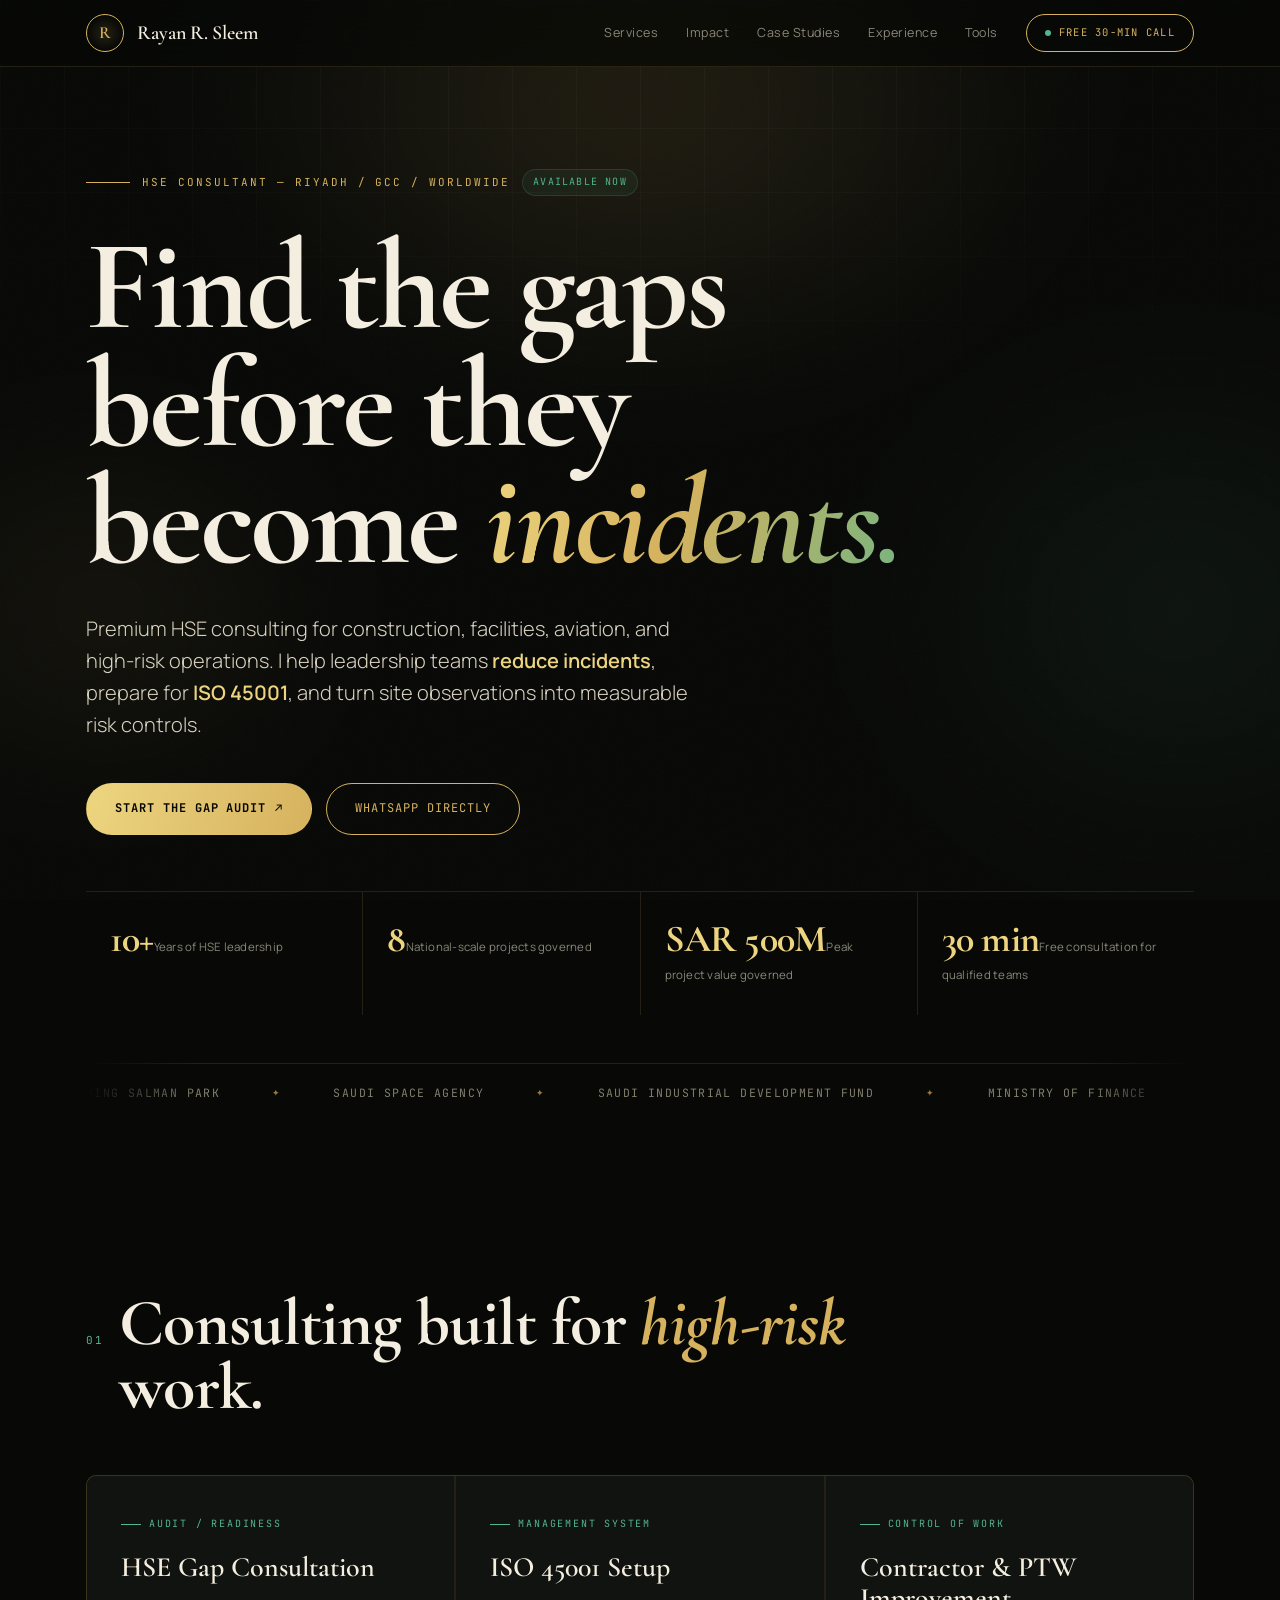
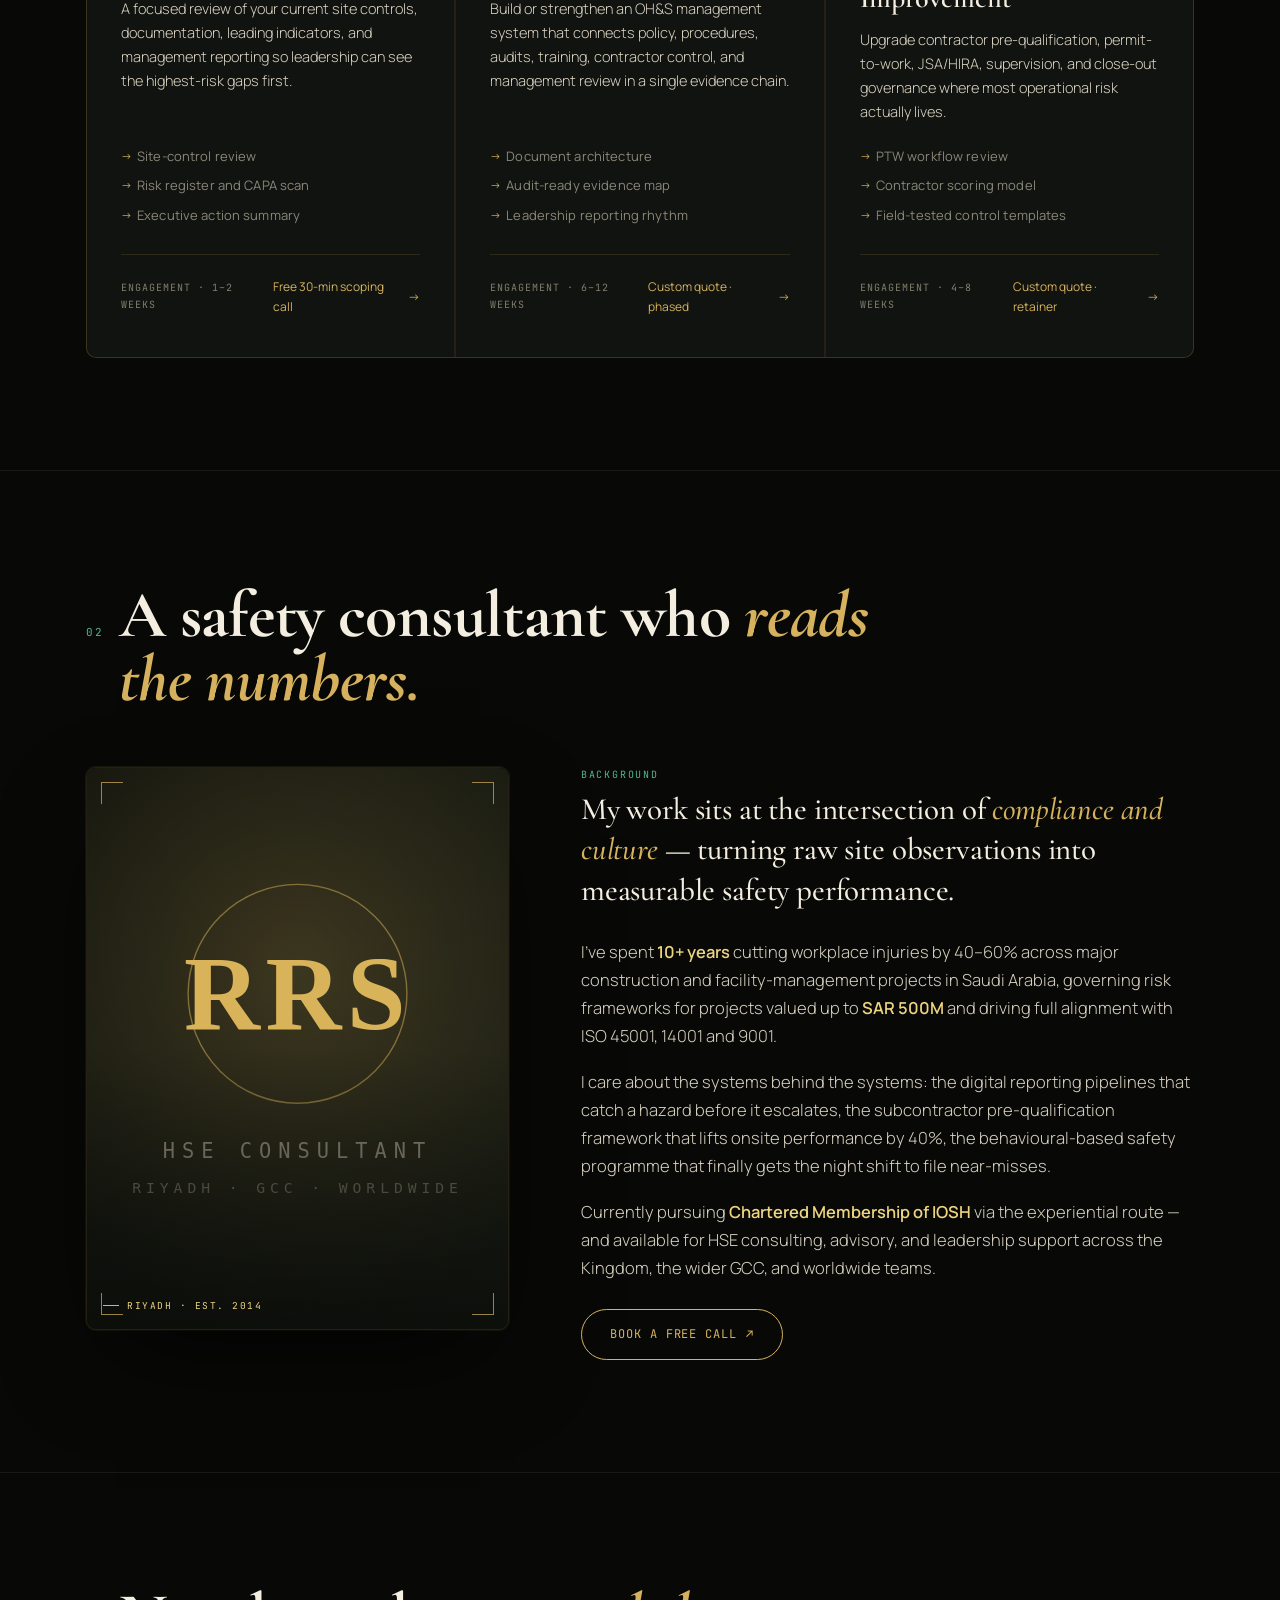
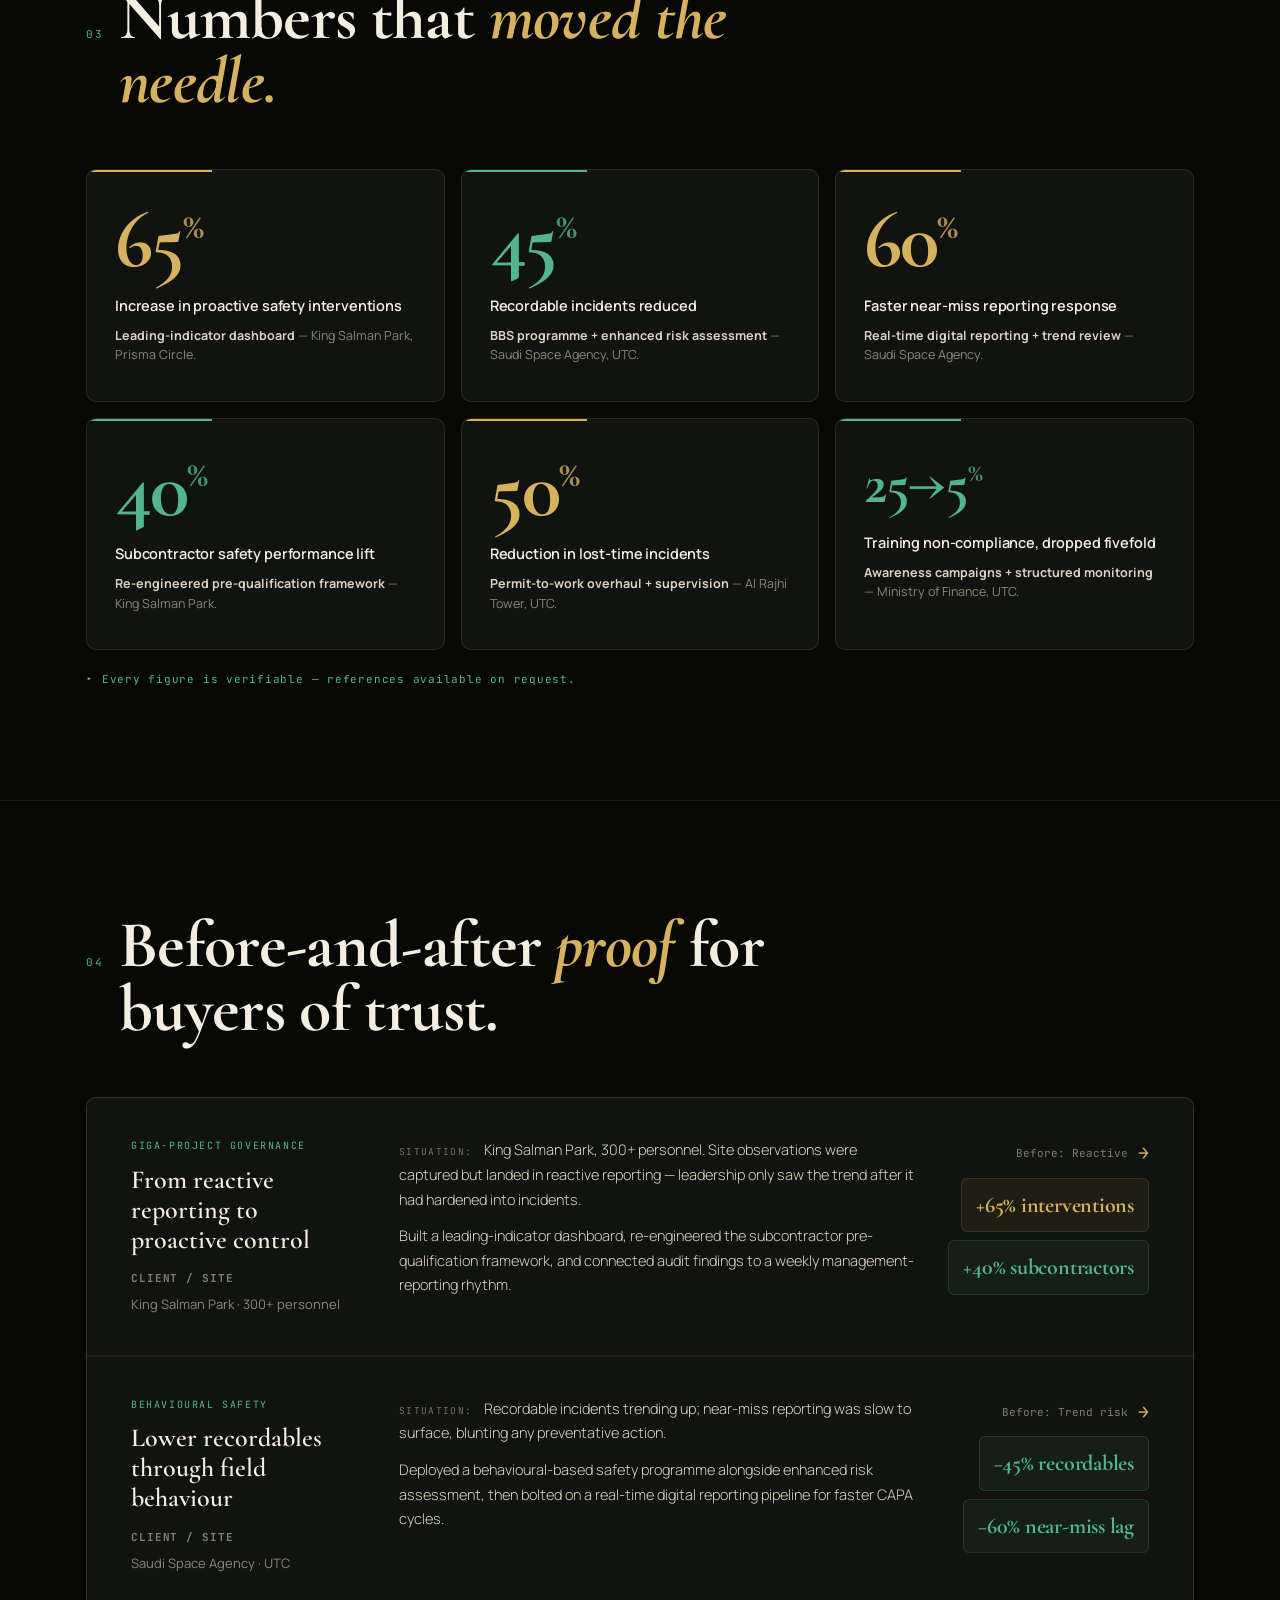
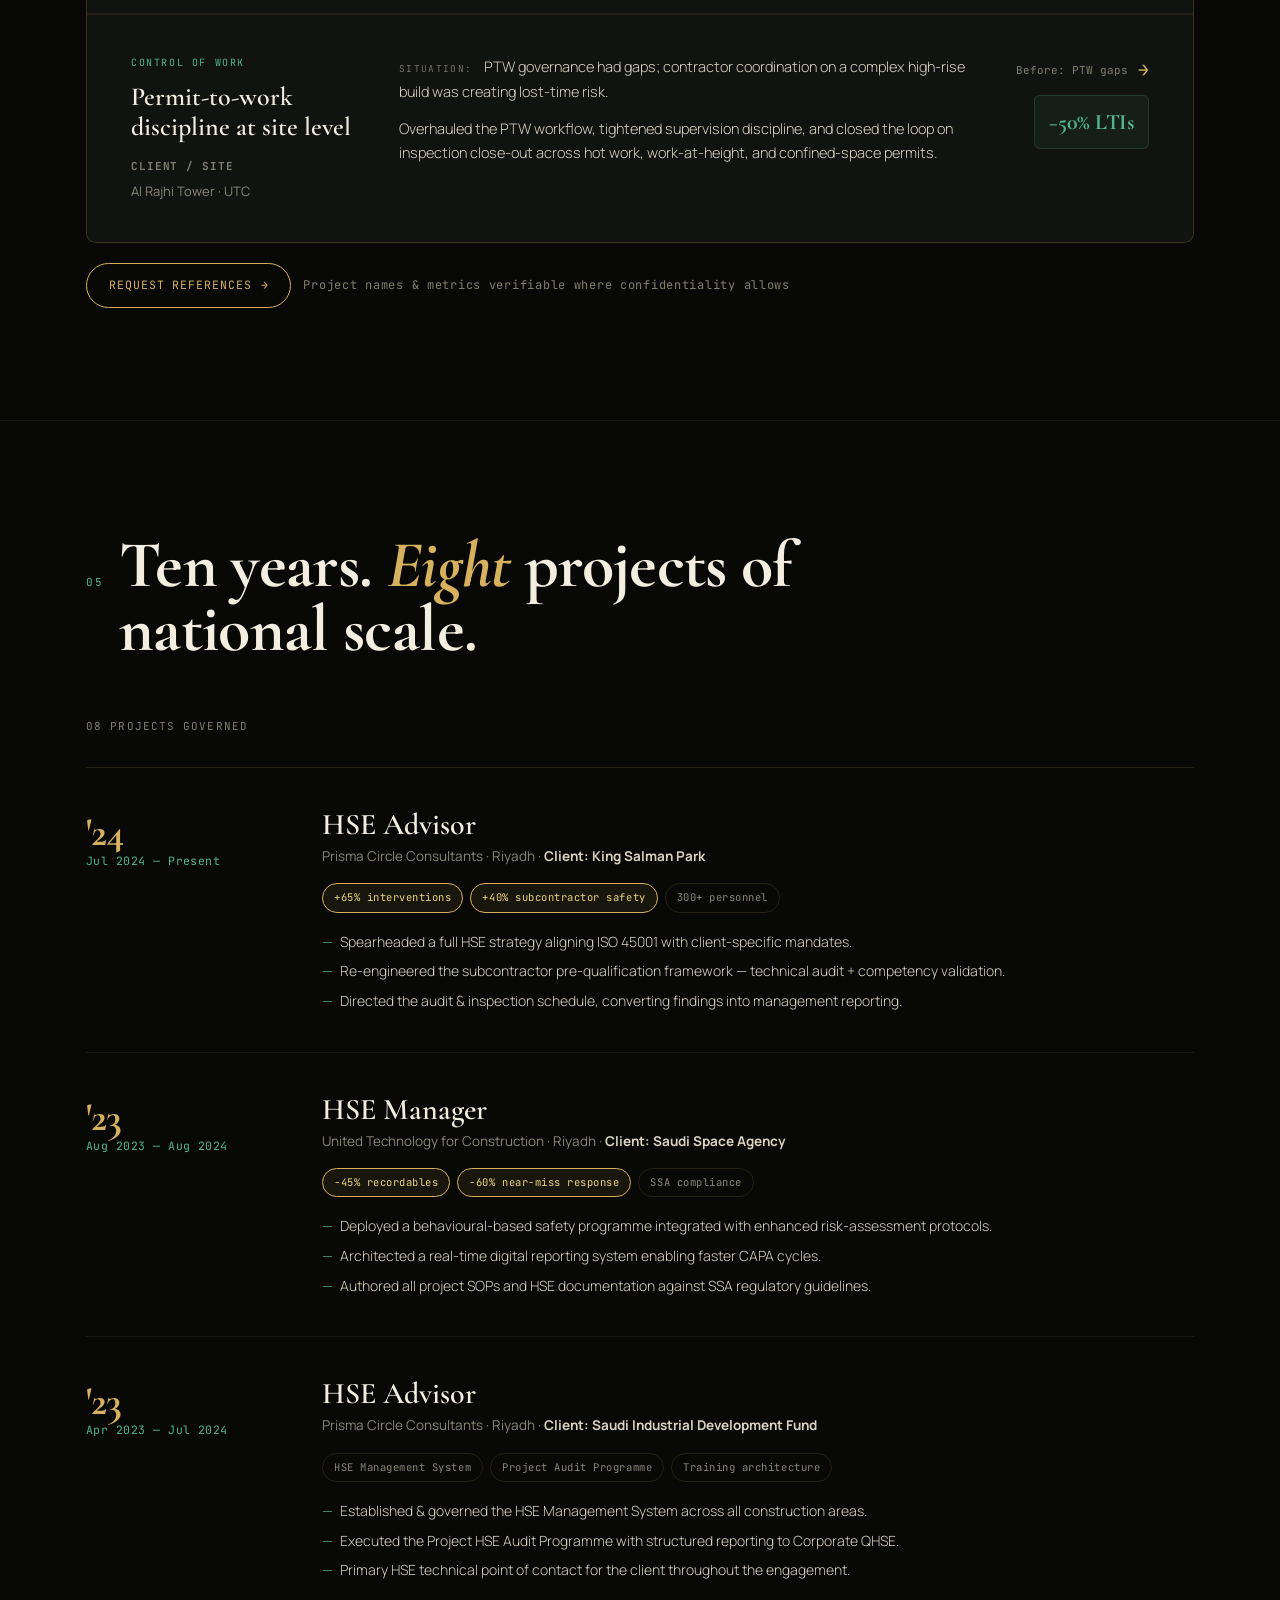
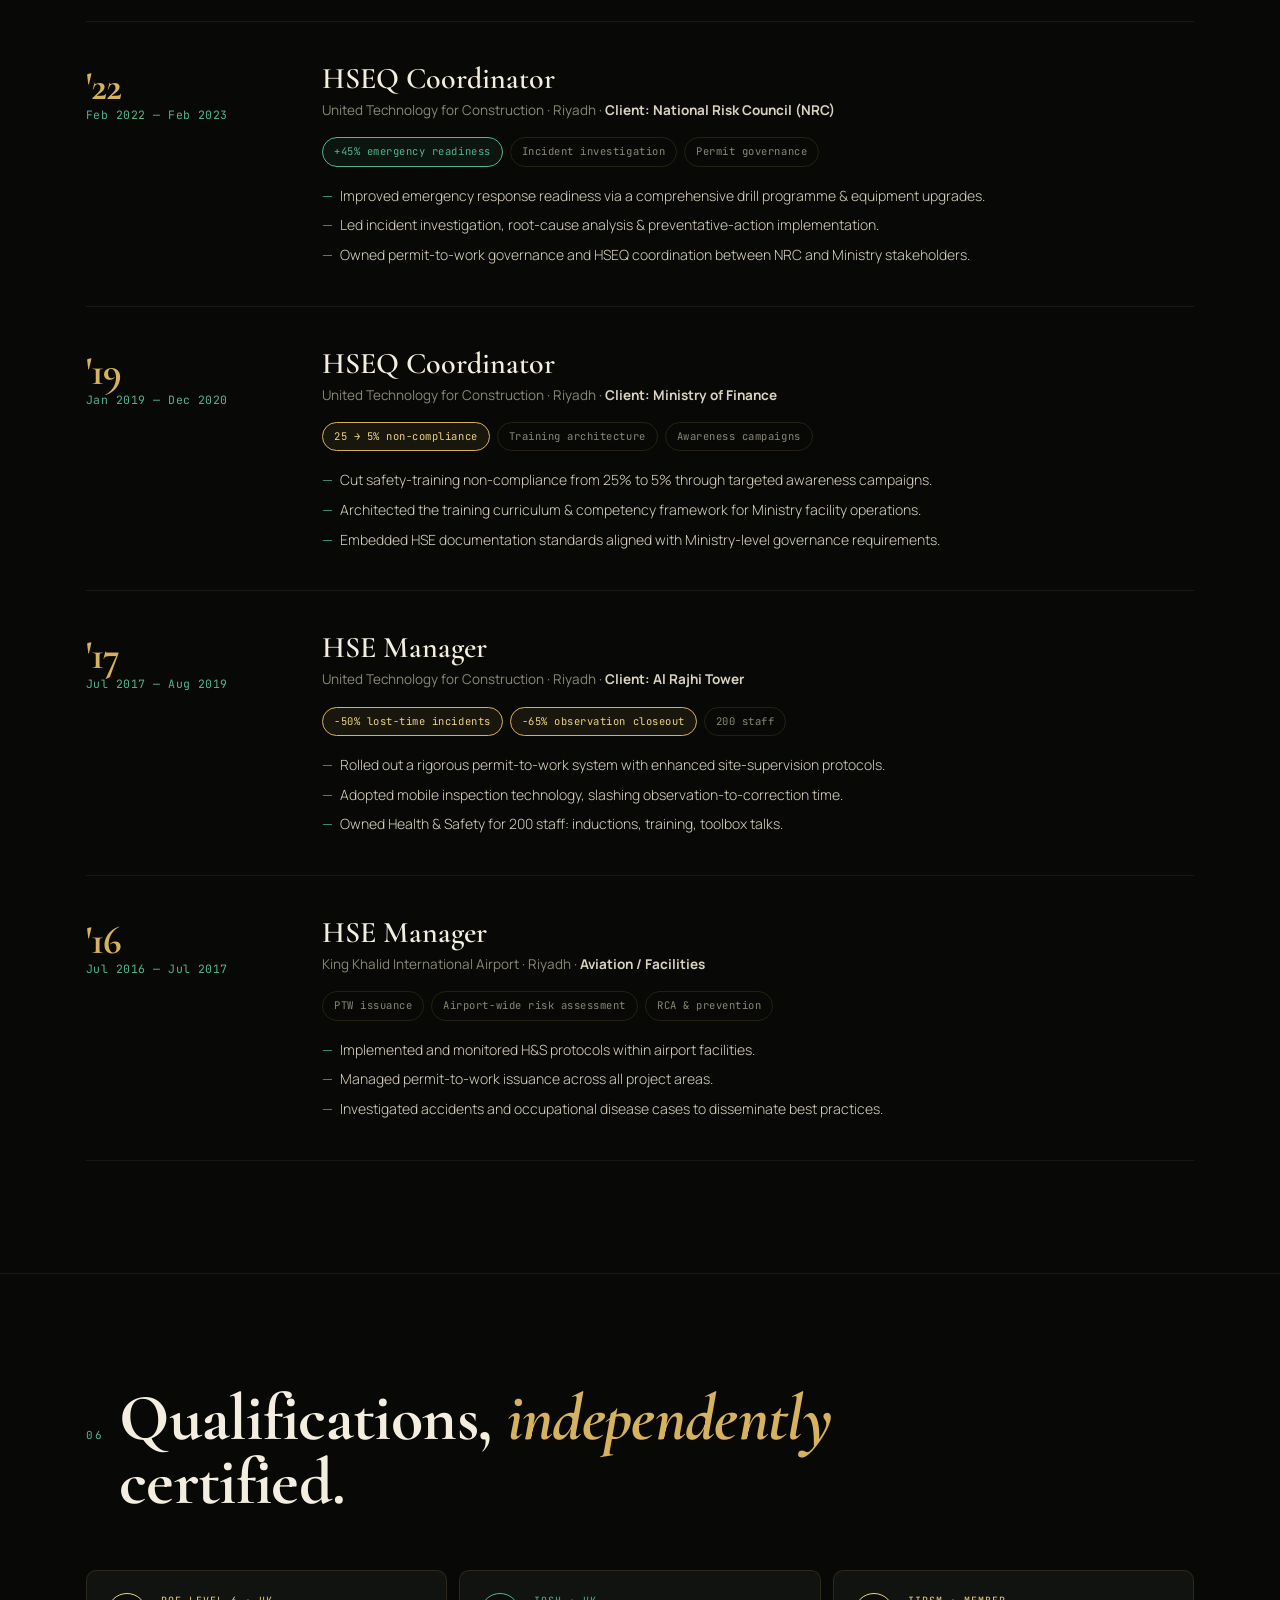
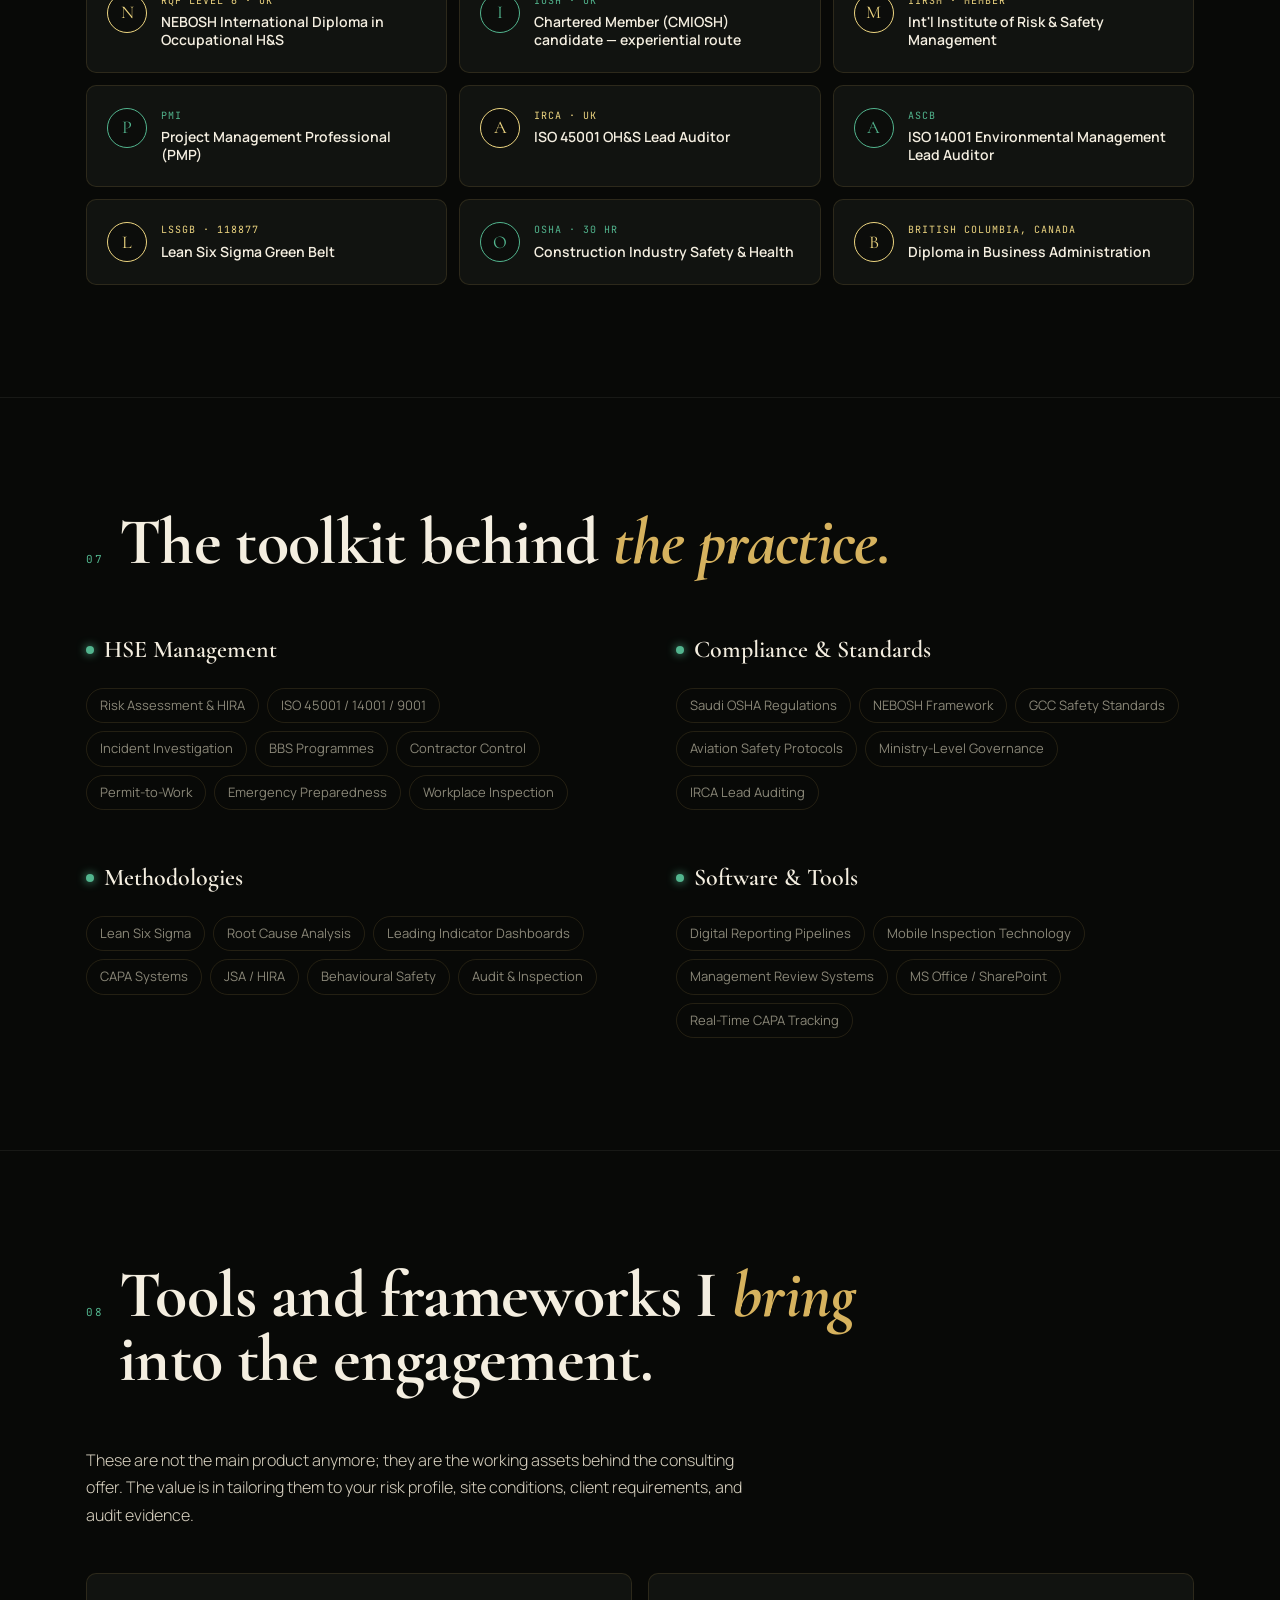
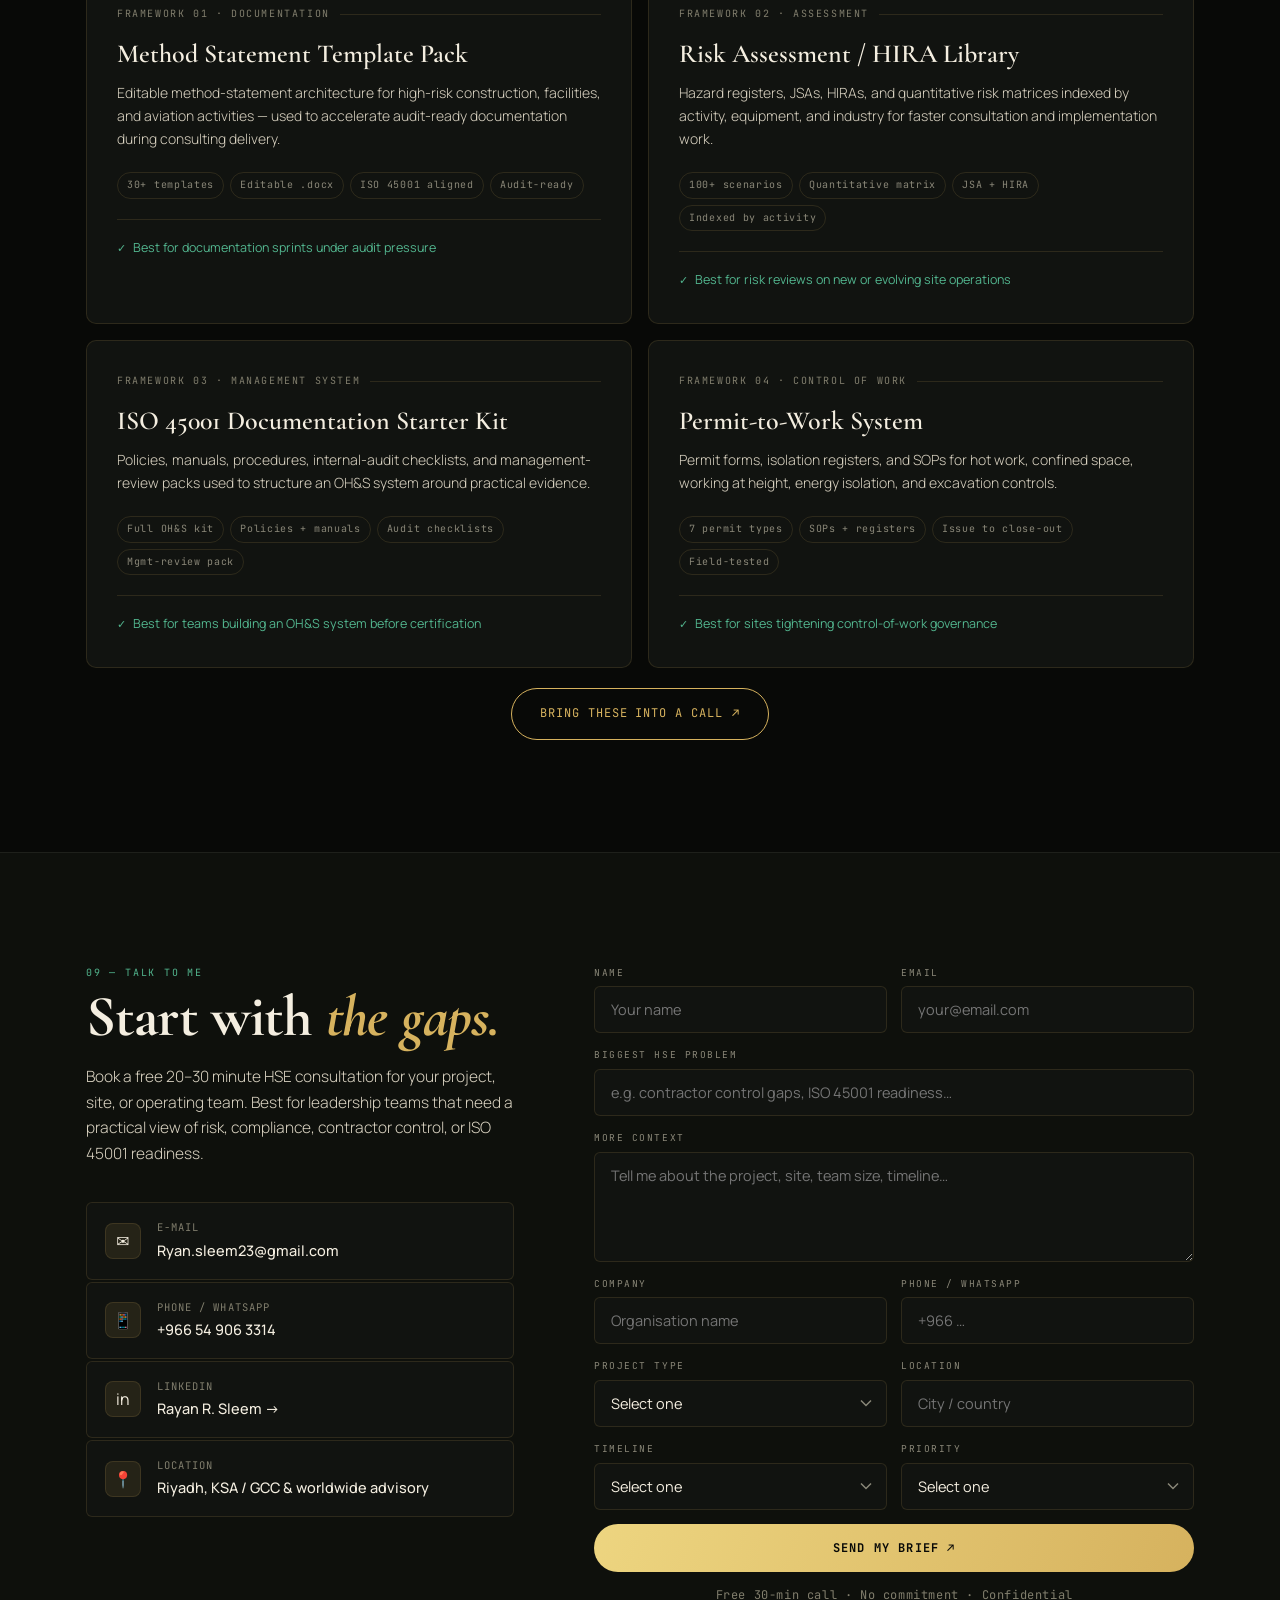
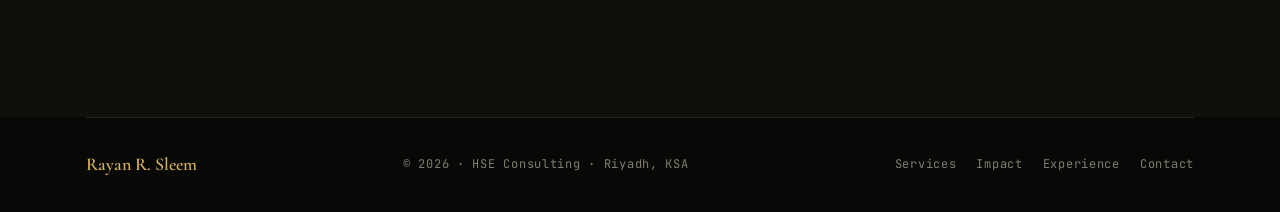
<file: website/rayan-sleem-hse-consulting.html>
<!DOCTYPE html>
<html lang="en">
<head>
<meta charset="UTF-8">
<meta name="viewport" content="width=device-width, initial-scale=1">
<title>Rayan R. Sleem | HSE Consultant Riyadh, GCC &amp; Worldwide</title>
<meta name="description" content="Book a free HSE consultation with Rayan R. Sleem, a Riyadh-based HSE consultant supporting worldwide construction, facilities, and aviation teams with incident reduction, ISO 45001 readiness, and contractor risk controls.">
<meta name="keywords" content="HSE consultant Riyadh, ISO 45001 consultant Saudi Arabia, construction safety consultant GCC, worldwide HSE consultant, HSE audit Riyadh, permit to work consultant, contractor safety management">
<meta name="author" content="Rayan R. Sleem">
<!-- Open Graph / social share — update og:url and add an og:image (1200x630) once the page is hosted -->
<meta property="og:type" content="website">
<meta property="og:site_name" content="Rayan R. Sleem — HSE Consulting">
<meta property="og:title" content="Rayan R. Sleem | HSE Consultant — Riyadh, GCC & Worldwide">
<meta property="og:description" content="Book a free HSE consultation: incident reduction, ISO 45001 readiness, permit-to-work and contractor risk control for construction, facilities and aviation teams.">
<meta property="og:locale" content="en_US">
<meta property="og:url" content="https://safetybydesign.me/">
<meta name="twitter:card" content="summary_large_image">
<meta name="twitter:title" content="Rayan R. Sleem | HSE Consultant — Riyadh, GCC & Worldwide">
<meta name="twitter:description" content="Free HSE consultation — incident reduction, ISO 45001 readiness, contractor & permit-to-work control.">
<link rel="canonical" href="https://safetybydesign.me/">
<meta name="theme-color" content="#080907">
<meta name="color-scheme" content="dark">
<link rel="icon" type="image/svg+xml" href="data:image/svg+xml,%3Csvg xmlns='http://www.w3.org/2000/svg' viewBox='0 0 64 64'%3E%3Crect width='64' height='64' rx='14' fill='%23080907'/%3E%3Ccircle cx='32' cy='32' r='22' fill='none' stroke='%23D6B25E' stroke-width='3'/%3E%3Ctext x='32' y='42' text-anchor='middle' font-family='Cormorant Garamond,Georgia,serif' font-size='30' font-weight='600' fill='%23D6B25E'%3ER%3C/text%3E%3C/svg%3E">
<link rel="preconnect" href="https://fonts.googleapis.com">
<link rel="preconnect" href="https://fonts.gstatic.com" crossorigin>
<link href="https://fonts.googleapis.com/css2?family=Cormorant+Garamond:ital,wght@0,400;0,500;0,600;0,700;1,400;1,500;1,600;1,700&family=JetBrains+Mono:wght@400;500;600;700&family=Manrope:wght@300;400;500;600;700;800&display=swap" rel="stylesheet">
<style>
/* ============================================================
   TOKENS
============================================================ */
:root {
  color-scheme: dark;
  --bg:       #080907;
  --bg-2:     #0e100c;
  --card:     #111310;
  --card-2:   #171a15;
  --card-3:   #1c2018;
  --ivory:    #F4EEE0;
  --ivory-2:  #D9D2C1;
  --mute:     #817e6d;
  --mute-2:   #8a8778;
  --gold:     #D6B25E;
  --gold-hi:  #EDD580;
  --gold-lo:  #9B7A35;
  --jade:     #52B58E;
  --jade-lo:  #2d6b55;
  --line:     rgba(214,178,94,0.14);
  --line-s:   rgba(242,236,220,0.07);
  --line-j:   rgba(82,181,142,0.18);
  --glow-g:   rgba(214,178,94,0.22);
  --glow-j:   rgba(82,181,142,0.18);
  --r-sm:     6px;
  --r-md:     10px;
  --r-lg:     16px;
}
*, *::before, *::after { margin:0; padding:0; box-sizing:border-box; }
html { scroll-behavior:smooth; -webkit-text-size-adjust:100%; -webkit-tap-highlight-color:transparent; }
body {
  background: var(--bg);
  color: var(--ivory);
  font-family: 'Manrope', system-ui, sans-serif;
  font-size: 17px;
  line-height: 1.65;
  font-weight: 400;
  -webkit-font-smoothing: antialiased;
  overflow-x: hidden;
}
a { color: inherit; text-decoration: none; }
::selection { background: var(--gold); color: var(--bg); }

/* ============================================================
   ATMOSPHERE LAYERS
============================================================ */
.atm-wrap {
  position: fixed; inset: 0; z-index: 0; pointer-events: none; overflow: hidden;
}
.atm-glow-1 {
  position: absolute; width: 900px; height: 600px;
  top: -200px; left: 50%; transform: translateX(-50%);
  background: radial-gradient(ellipse, rgba(214,178,94,.13) 0%, transparent 70%);
  filter: blur(60px);
}
.atm-glow-2 {
  position: absolute; width: 600px; height: 500px;
  top: 40%; right: -200px;
  background: radial-gradient(ellipse, rgba(82,181,142,.09) 0%, transparent 70%);
  filter: blur(80px);
}
.atm-glow-3 {
  position: absolute; width: 500px; height: 400px;
  bottom: 10%; left: -150px;
  background: radial-gradient(ellipse, rgba(214,178,94,.07) 0%, transparent 70%);
  filter: blur(60px);
}
.atm-grid {
  position: absolute; inset: 0;
  background-image:
    linear-gradient(var(--line-s) 1px, transparent 1px),
    linear-gradient(90deg, var(--line-s) 1px, transparent 1px);
  background-size: 64px 64px;
  -webkit-mask-image: radial-gradient(ellipse 100% 60% at 50% 0%, #000 0%, transparent 80%);
  mask-image: radial-gradient(ellipse 100% 60% at 50% 0%, #000 0%, transparent 80%);
  opacity: .6;
}
/* noise grain */
.atm-noise {
  position: absolute; inset: 0; opacity: .025;
  background-image: url("data:image/svg+xml,%3Csvg viewBox='0 0 200 200' xmlns='http://www.w3.org/2000/svg'%3E%3Cfilter id='n'%3E%3CfeTurbulence type='fractalNoise' baseFrequency='0.9' numOctaves='4' stitchTiles='stitch'/%3E%3C/filter%3E%3Crect width='100%25' height='100%25' filter='url(%23n)'/%3E%3C/svg%3E");
  background-size: 200px 200px;
}

/* ============================================================
   LAYOUT
============================================================ */
.wrap { max-width: 1180px; margin: 0 auto; padding: 0 36px; position: relative; z-index: 2; }
.mono { font-family: 'JetBrains Mono', monospace; text-transform: uppercase; letter-spacing: .12em; }

/* ============================================================
   SCROLL REVEAL
============================================================ */
[data-reveal] {
  opacity: 0; transform: translateY(28px);
  transition: opacity .7s cubic-bezier(.22,1,.36,1), transform .7s cubic-bezier(.22,1,.36,1);
}
[data-reveal].visible { opacity: 1; transform: translateY(0); }

/* ============================================================
   NAV
============================================================ */
nav {
  position: sticky; top: 0; z-index: 100;
  background: rgba(8,9,7,.88);
  border-bottom: 1px solid var(--line);
}
@supports (backdrop-filter: blur(16px)) {
  nav { background: rgba(8,9,7,.72); backdrop-filter: blur(16px) saturate(180%); }
}
.nav-in {
  max-width: 1180px; margin: 0 auto; padding: 14px 36px;
  display: flex; align-items: center; justify-content: space-between;
}
.brand {
  display: flex; align-items: center; gap: 13px;
  font-family: 'Cormorant Garamond', serif; font-weight: 600; font-size: 20px;
}
.brand .mark {
  width: 38px; height: 38px; border-radius: 50%;
  border: 1.5px solid var(--gold);
  display: grid; place-items: center;
  font-size: 17px; color: var(--gold);
  background: radial-gradient(circle at 50% 50%, rgba(214,178,94,.15), transparent 70%);
  transition: box-shadow .3s;
}
.brand:hover .mark {
  box-shadow: 0 0 20px rgba(214,178,94,.35);
}
.nav-links { display: flex; gap: 28px; align-items: center; }
.nav-links a.lnk {
  font-size: 12.5px; letter-spacing: .04em; color: var(--mute-2);
  transition: color .25s; position: relative;
}
.nav-links a.lnk::after {
  content: ''; position: absolute; bottom: -3px; left: 0; right: 0;
  height: 1px; background: var(--gold); transform: scaleX(0);
  transform-origin: left; transition: transform .3s;
}
.nav-links a.lnk:hover { color: var(--gold); }
.nav-links a.lnk:hover::after { transform: scaleX(1); }

.pill {
  font-family: 'JetBrains Mono', monospace; font-size: 10.5px;
  letter-spacing: .12em; text-transform: uppercase;
  padding: 9px 18px; border: 1.5px solid var(--gold); border-radius: 40px;
  color: var(--gold); transition: .28s; display: inline-flex; align-items: center; gap: 8px;
}
.pill .dot {
  width: 6px; height: 6px; border-radius: 50%; background: var(--jade);
  animation: pulse 2.5s infinite;
}
.pill:hover { background: var(--gold); color: var(--bg); }
.pill:hover .dot { background: var(--bg); }
@keyframes pulse {
  0% { box-shadow: 0 0 0 0 rgba(82,181,142,.6); }
  70% { box-shadow: 0 0 0 8px rgba(82,181,142,0); }
  100% { box-shadow: 0 0 0 0 rgba(82,181,142,0); }
}
@media (max-width: 820px) { .nav-links a.lnk { display: none; } }

/* ============================================================
   HERO
============================================================ */
header { padding: 96px 0 56px; position: relative; }
.kicker {
  display: inline-flex; gap: 12px; align-items: center;
  margin-bottom: 32px;
}
.kicker .rule { height: 1px; width: 44px; background: var(--gold); }
.kicker .txt { font-family: 'JetBrains Mono', monospace; font-size: 11px; letter-spacing: .18em; color: var(--gold); text-transform: uppercase; }
.kicker .badge {
  font-family: 'JetBrains Mono', monospace; font-size: 10px; letter-spacing: .12em;
  text-transform: uppercase; padding: 4px 10px;
  border: 1px solid var(--line-j); border-radius: 20px; color: var(--jade);
  background: rgba(82,181,142,.07);
}

h1.hero {
  font-family: 'Cormorant Garamond', serif;
  font-size: clamp(56px, 10vw, 128px);
  line-height: .92; letter-spacing: -.02em; font-weight: 700;
  max-width: 900px;
}
h1.hero .grad {
  background: linear-gradient(110deg, var(--gold-hi) 0%, var(--gold) 45%, var(--jade) 120%);
  -webkit-background-clip: text; background-clip: text;
  -webkit-text-fill-color: transparent; font-style: italic;
}

.hero-sub {
  max-width: 620px;
  font-size: clamp(17px, 2.1vw, 20px);
  color: var(--ivory-2); margin: 32px 0 42px;
  line-height: 1.6; font-weight: 300;
}
.hero-sub strong { color: var(--gold-hi); font-weight: 600; }

.cta-row { display: flex; gap: 14px; flex-wrap: wrap; align-items: center; margin-bottom: 56px; }
.btn {
  font-family: 'JetBrains Mono', monospace; font-size: 12px;
  letter-spacing: .08em; text-transform: uppercase;
  padding: 15px 28px; border-radius: 50px;
  border: 1.5px solid var(--gold); color: var(--gold);
  transition: all .28s cubic-bezier(.22,1,.36,1);
  display: inline-flex; align-items: center; gap: 9px;
  position: relative; overflow: hidden;
}
.btn::before {
  content: ''; position: absolute; inset: 0;
  background: var(--gold); transform: scaleX(0);
  transform-origin: left; transition: transform .3s cubic-bezier(.22,1,.36,1);
  z-index: 0;
}
.btn > * { position: relative; z-index: 1; }
.btn.primary {
  background: linear-gradient(110deg, var(--gold-hi), var(--gold));
  color: var(--bg); border-color: transparent; font-weight: 700;
}
.btn.primary::before { background: var(--gold-hi); }
.btn.primary:hover { box-shadow: 0 16px 40px -12px rgba(214,178,94,.65); transform: translateY(-2px); }
.btn.ghost:hover { color: var(--bg); transform: translateY(-2px); box-shadow: 0 12px 30px -10px rgba(214,178,94,.4); }
.btn.ghost:hover::before { transform: scaleX(1); }
.btn .arr { display: inline-block; transition: transform .3s; }
.btn:hover .arr { transform: translate(3px, -3px); }

/* proof row */
.proof-row {
  display: flex; gap: 0; flex-wrap: wrap;
  padding: 0; border-top: 1px solid var(--line);
  margin-bottom: 48px;
}
.pf {
  flex: 1; min-width: 130px; padding: 28px 24px;
  border-right: 1px solid var(--line); position: relative;
}
.pf:last-child { border-right: none; }
.pf .n {
  font-family: 'Cormorant Garamond', serif;
  font-size: 38px; font-weight: 700; line-height: 1; color: var(--gold-hi);
  letter-spacing: -.02em;
}
.pf .l { font-size: 11.5px; color: var(--mute-2); margin-top: 7px; letter-spacing: .02em; line-height: 1.4; }
.pf::after {
  content: ''; position: absolute; bottom: -1px; left: 0;
  width: 0; height: 2px; background: var(--gold);
  transition: width .6s cubic-bezier(.22,1,.36,1);
}
.pf:hover::after { width: 100%; }

/* marquee */
.marquee {
  overflow: hidden;
  -webkit-mask-image: linear-gradient(90deg, transparent, #000 10%, #000 90%, transparent);
  mask-image: linear-gradient(90deg, transparent, #000 10%, #000 90%, transparent);
  border-top: 1px solid var(--line);
  padding: 20px 0;
}
.marquee-track {
  display: flex; gap: 52px; width: max-content;
  animation: scroll 36s linear infinite;
}
.marquee:hover .marquee-track { animation-play-state: paused; }
.marquee span {
  font-family: 'JetBrains Mono', monospace; font-size: 11.5px;
  letter-spacing: .12em; text-transform: uppercase; color: var(--mute);
  white-space: nowrap; display: flex; align-items: center; gap: 52px;
  transition: color .25s;
}
.marquee span:hover { color: var(--gold); }
.marquee span::after { content: "✦"; color: var(--gold-lo); font-size: 9px; }
@keyframes scroll { to { transform: translateX(-50%); } }

/* ============================================================
   SECTION SHELL
============================================================ */
section { padding: 112px 0; position: relative; }
section + section { border-top: 1px solid var(--line-s); }
.sec-head { display: flex; gap: 16px; align-items: baseline; margin-bottom: 56px; }
.sec-num { font-family: 'JetBrains Mono', monospace; font-size: 11px; color: var(--jade); letter-spacing: .14em; }
h2 {
  font-family: 'Cormorant Garamond', serif; font-weight: 700;
  font-size: clamp(38px, 5.8vw, 66px); line-height: .97; letter-spacing: -.01em;
  max-width: 780px;
}
h2 .it { font-style: italic; color: var(--gold); }

/* ============================================================
   SERVICES
============================================================ */
.services-grid {
  display: grid; grid-template-columns: repeat(3, 1fr); gap: 2px;
  background: var(--line); border: 1px solid var(--line); border-radius: var(--r-md);
  overflow: hidden;
}
.svc {
  background: var(--card); padding: 40px 34px;
  position: relative; overflow: hidden;
  transition: background .35s;
  display: flex; flex-direction: column;
}
.svc::before {
  content: ''; position: absolute; top: 0; left: 0; right: 0; height: 2px;
  background: linear-gradient(90deg, transparent, var(--gold), transparent);
  transform: scaleX(0); transition: transform .5s cubic-bezier(.22,1,.36,1);
}
.svc:hover { background: var(--card-2); }
.svc:hover::before { transform: scaleX(1); }
.svc-cat {
  font-family: 'JetBrains Mono', monospace; font-size: 10px; letter-spacing: .18em;
  text-transform: uppercase; color: var(--jade); margin-bottom: 20px;
  display: flex; align-items: center; gap: 8px;
}
.svc-cat::before { content: ''; width: 20px; height: 1px; background: var(--jade); }
.svc h3 {
  font-family: 'Cormorant Garamond', serif; font-size: 28px; font-weight: 600;
  margin-bottom: 14px; line-height: 1.1;
}
.svc p { font-size: 14.5px; color: var(--ivory-2); line-height: 1.65; font-weight: 300; margin-bottom: 22px; flex: 1; }
.svc ul { list-style: none; display: flex; flex-direction: column; gap: 8px; margin-bottom: 28px; }
.svc ul li {
  font-size: 13px; color: var(--mute-2); padding-left: 16px; position: relative;
  letter-spacing: .01em;
}
.svc ul li::before { content: '→'; position: absolute; left: 0; color: var(--gold); font-size: 11px; top: 1px; }
.svc-foot {
  margin-top: auto; padding-top: 22px; border-top: 1px solid var(--line);
  display: flex; justify-content: space-between; align-items: center;
}
.svc-foot .eng { font-family: 'JetBrains Mono', monospace; font-size: 10px; letter-spacing: .1em; text-transform: uppercase; color: var(--mute); }
.svc-foot .cta-lnk {
  font-size: 12px; color: var(--gold); display: flex; align-items: center; gap: 5px;
  transition: gap .25s;
}
.svc-foot .cta-lnk:hover { gap: 9px; }
@media (max-width: 900px) { .services-grid { grid-template-columns: 1fr; } }

/* ============================================================
   ABOUT
============================================================ */
.about-grid { display: grid; grid-template-columns: 1fr 1.45fr; gap: 72px; align-items: start; }
.portrait-wrap { position: sticky; top: 100px; }
.portrait {
  position: relative; aspect-ratio: 3/4; border-radius: var(--r-md); overflow: hidden;
  border: 1px solid var(--line);
  box-shadow: 0 40px 100px -30px rgba(0,0,0,.9), 0 0 0 1px rgba(214,178,94,.08);
}
.portrait img { width: 100%; height: 100%; object-fit: cover; display: block; filter: saturate(1.05) contrast(1.02); }
.portrait::after {
  content: ''; position: absolute; inset: 0;
  background: linear-gradient(180deg, transparent 50%, rgba(8,9,7,.7) 100%);
  pointer-events: none;
}
.portrait .tag {
  position: absolute; left: 16px; bottom: 16px; z-index: 2;
  font-family: 'JetBrains Mono', monospace; font-size: 9.5px; letter-spacing: .16em;
  text-transform: uppercase; color: var(--gold-hi);
  display: flex; align-items: center; gap: 8px;
}
.portrait .tag::before { content: ''; width: 16px; height: 1px; background: var(--gold); }
.portrait .corner { position: absolute; width: 22px; height: 22px; border: 1.5px solid var(--gold); z-index: 2; opacity: .7; }
.portrait .c1 { top: 14px; left: 14px; border-right: 0; border-bottom: 0; }
.portrait .c2 { top: 14px; right: 14px; border-left: 0; border-bottom: 0; }
.portrait .c3 { bottom: 14px; left: 14px; border-right: 0; border-top: 0; }
.portrait .c4 { bottom: 14px; right: 14px; border-left: 0; border-top: 0; }
.about-body .lead {
  font-family: 'Cormorant Garamond', serif; font-size: 31px; font-weight: 500;
  line-height: 1.3; color: var(--ivory); margin-bottom: 28px; letter-spacing: -.005em;
}
.about-body .lead em { color: var(--gold); font-style: italic; }
.about-body p { font-size: 16.5px; font-weight: 300; color: var(--ivory-2); margin-bottom: 18px; line-height: 1.7; }
.about-body p strong { color: var(--gold-hi); font-weight: 600; }
.about-label {
  font-family: 'JetBrains Mono', monospace; font-size: 10px; letter-spacing: .18em;
  text-transform: uppercase; color: var(--jade); margin-bottom: 6px;
}
@media (max-width: 900px) { .about-grid { grid-template-columns: 1fr; } .portrait-wrap { position: static; } .portrait { max-width: 300px; } }

/* ============================================================
   IMPACT
============================================================ */
.impact-grid { display: grid; grid-template-columns: repeat(3, 1fr); gap: 16px; }
.stat {
  padding: 36px 28px; border-radius: var(--r-md);
  border: 1px solid var(--line); background: var(--card);
  position: relative; overflow: hidden; transition: all .38s cubic-bezier(.22,1,.36,1);
  cursor: default;
}
.stat::before {
  content: ''; position: absolute; top: 0; left: 0; right: 0; height: 2px;
  background: var(--accent, var(--gold));
  transform: scaleX(.35); transform-origin: left;
  transition: transform .5s cubic-bezier(.22,1,.36,1);
}
.stat::after {
  content: ''; position: absolute; inset: 0;
  background: radial-gradient(ellipse 80% 60% at 100% 0%, var(--glow, rgba(214,178,94,.12)), transparent 60%);
  opacity: 0; transition: opacity .4s;
}
.stat:hover { border-color: var(--accent, var(--gold)); transform: translateY(-6px); box-shadow: 0 24px 56px -20px var(--accent, var(--gold)); }
.stat:hover::before { transform: scaleX(1); }
.stat:hover::after { opacity: 1; }
.stat > * { position: relative; z-index: 1; }
.stat.g { --accent: var(--gold); --glow: rgba(214,178,94,.15); }
.stat.j { --accent: var(--jade); --glow: rgba(82,181,142,.15); }
.stat .big {
  font-family: 'Cormorant Garamond', serif;
  font-size: clamp(52px, 7.5vw, 82px);
  font-weight: 700; line-height: .85;
  letter-spacing: -.025em; color: var(--accent, var(--gold));
}
.stat .big .sup { font-size: .45em; vertical-align: super; opacity: .8; letter-spacing: 0; }
.stat .lbl { font-size: 14.5px; font-weight: 600; margin: 18px 0 8px; color: var(--ivory); letter-spacing: -.01em; }
.stat .ctx { font-size: 12.5px; color: var(--mute-2); line-height: 1.55; }
.stat .ctx strong { color: var(--ivory-2); }
.impact-note {
  margin-top: 20px;
  font-family: 'JetBrains Mono', monospace; font-size: 11px; color: var(--jade); letter-spacing: .07em;
  display: flex; align-items: center; gap: 8px;
}
.impact-note::before { content: '▸'; }
@media (max-width: 900px) { .impact-grid { grid-template-columns: 1fr 1fr; } }
@media (max-width: 560px) { .impact-grid { grid-template-columns: 1fr; } }

/* ============================================================
   CASE STUDIES
============================================================ */
.cases { display: flex; flex-direction: column; gap: 2px; background: var(--line); border-radius: var(--r-md); overflow: hidden; border: 1px solid var(--line); }
.case {
  background: var(--card); padding: 40px 44px;
  display: grid; grid-template-columns: 220px 1fr; gap: 48px; align-items: start;
  transition: background .3s;
}
.case:hover { background: var(--card-2); }
.case-label {
  font-family: 'JetBrains Mono', monospace; font-size: 10px; letter-spacing: .16em;
  text-transform: uppercase; color: var(--jade); margin-bottom: 10px;
}
.case h3 {
  font-family: 'Cormorant Garamond', serif; font-size: 26px; font-weight: 600;
  line-height: 1.15; margin-bottom: 16px;
}
.case-meta { font-size: 13px; color: var(--mute-2); line-height: 1.6; }
.case-meta strong { color: var(--ivory-2); display: block; margin-bottom: 6px; font-size: 11px; font-family: 'JetBrains Mono', monospace; letter-spacing: .08em; text-transform: uppercase; color: var(--mute); }
.case-body { display: grid; grid-template-columns: 1fr auto; gap: 32px; align-items: start; }
.case-text p { font-size: 14.5px; color: var(--ivory-2); line-height: 1.7; font-weight: 300; margin-bottom: 12px; }
.case-text p:first-child::before {
  content: attr(data-label) ' ';
  font-family: 'JetBrains Mono', monospace; font-size: 9.5px; letter-spacing: .14em;
  text-transform: uppercase; color: var(--mute); margin-right: 4px; display: inline;
}
.case-result {
  flex-shrink: 0; text-align: right; min-width: 120px;
}
.case-result .arrow-wrap {
  display: flex; align-items: center; gap: 10px; justify-content: flex-end;
  margin-bottom: 10px; font-family: 'JetBrains Mono', monospace; font-size: 11px; color: var(--mute);
}
.case-result .arrow-wrap .arr { font-size: 18px; color: var(--gold); }
.case-badge {
  display: inline-block; font-family: 'Cormorant Garamond', serif;
  font-size: 22px; font-weight: 700; color: var(--jade);
  padding: 8px 14px; border: 1px solid var(--line-j);
  border-radius: var(--r-sm); background: rgba(82,181,142,.07);
  letter-spacing: -.01em;
}
.case-badge.g { color: var(--gold); border-color: var(--line); background: rgba(214,178,94,.07); }
@media (max-width: 900px) { .case { grid-template-columns: 1fr; gap: 24px; padding: 30px; } .case-body { grid-template-columns: 1fr; } .case-result { text-align: left; } .case-result .arrow-wrap { justify-content: flex-start; } }

/* ============================================================
   EXPERIENCE
============================================================ */
.xp-list { border-top: 1px solid var(--line); }
.role {
  display: grid; grid-template-columns: 200px 1fr; gap: 36px;
  padding: 40px 0; border-bottom: 1px solid var(--line-s);
  transition: padding-left .3s cubic-bezier(.22,1,.36,1);
}
.role:hover { padding-left: 12px; }
.role .when { font-family: 'JetBrains Mono', monospace; font-size: 11.5px; color: var(--jade); letter-spacing: .04em; }
.role .yr {
  font-family: 'Cormorant Garamond', serif; font-size: 40px; color: var(--gold);
  display: block; line-height: 1; font-weight: 700; margin-top: 4px; letter-spacing: -.02em;
}
.role h3 {
  font-family: 'Cormorant Garamond', serif; font-size: 30px; font-weight: 600;
  margin-bottom: 4px; line-height: 1.1;
}
.role .co { font-size: 13.5px; color: var(--mute-2); margin-bottom: 16px; }
.role .co strong { color: var(--ivory-2); }
.chips { display: flex; gap: 7px; flex-wrap: wrap; margin-bottom: 18px; }
.chip {
  font-family: 'JetBrains Mono', monospace; font-size: 10.5px; letter-spacing: .05em;
  padding: 5px 11px; border: 1px solid var(--line); border-radius: 20px; color: var(--mute-2);
  transition: .25s;
}
.chip.hi { border-color: var(--gold); color: var(--gold-hi); background: rgba(214,178,94,.08); }
.chip.ji { border-color: var(--jade); color: var(--jade); background: rgba(82,181,142,.07); }
.role ul { list-style: none; display: flex; flex-direction: column; gap: 8px; }
.role ul li {
  font-size: 14px; color: var(--ivory-2); padding-left: 18px;
  position: relative; line-height: 1.55; font-weight: 300;
}
.role ul li::before { content: '—'; position: absolute; left: 0; color: var(--jade); }
@media (max-width: 720px) { .role { grid-template-columns: 1fr; gap: 16px; } }

/* ============================================================
   CREDENTIALS
============================================================ */
.creds { display: grid; grid-template-columns: repeat(3, 1fr); gap: 12px; }
.cred {
  padding: 22px 20px; border-radius: var(--r-md); border: 1px solid var(--line);
  background: var(--card); transition: all .32s; display: flex; gap: 14px;
  align-items: flex-start; position: relative; overflow: hidden;
}
.cred::before {
  content: ''; position: absolute; inset: 0;
  background: radial-gradient(ellipse 80% 80% at 0% 0%, var(--cg, rgba(214,178,94,.1)), transparent 60%);
  opacity: 0; transition: opacity .35s;
}
.cred:hover { border-color: var(--cc, var(--gold)); transform: translateY(-4px); box-shadow: 0 20px 40px -20px var(--cc, var(--gold)); }
.cred:hover::before { opacity: 1; }
.cred > * { position: relative; z-index: 1; }
.cred .ic {
  width: 40px; height: 40px; border-radius: 50%; flex-shrink: 0;
  display: grid; place-items: center;
  font-family: 'Cormorant Garamond', serif; font-size: 18px;
  color: var(--cc, var(--gold)); border: 1.5px solid var(--cc, var(--gold));
  background: rgba(0,0,0,.3);
}
.cred .src {
  font-family: 'JetBrains Mono', monospace; font-size: 10px;
  letter-spacing: .1em; text-transform: uppercase; color: var(--cc, var(--gold));
}
.cred .ttl { font-size: 14px; font-weight: 600; margin-top: 4px; line-height: 1.3; color: var(--ivory); }
.cred.gold { --cc: var(--gold-hi); --cg: rgba(214,178,94,.12); }
.cred.jade { --cc: var(--jade); --cg: rgba(82,181,142,.12); }
@media (max-width: 900px) { .creds { grid-template-columns: 1fr 1fr; } }
@media (max-width: 560px) { .creds { grid-template-columns: 1fr; } }

/* ============================================================
   COMPETENCIES
============================================================ */
.comp-grid { display: grid; grid-template-columns: 1fr 1fr; gap: 48px 72px; }
.comp h3 {
  font-family: 'Cormorant Garamond', serif; font-size: 24px; font-weight: 600;
  margin-bottom: 18px; display: flex; align-items: center; gap: 10px;
}
.comp h3 .dot { width: 8px; height: 8px; background: var(--jade); border-radius: 50%; box-shadow: 0 0 10px var(--jade); flex-shrink: 0; }
.tags { display: flex; gap: 8px; flex-wrap: wrap; }
.tags span {
  font-size: 13px; color: var(--mute-2); padding: 6px 13px;
  border: 1px solid var(--line); border-radius: 24px; transition: .25s; cursor: default;
}
.tags span:hover { border-color: var(--gold); color: var(--gold-hi); background: rgba(214,178,94,.06); }
@media (max-width: 680px) { .comp-grid { grid-template-columns: 1fr; gap: 32px; } }

/* ============================================================
   FRAMEWORKS / TOOLS
============================================================ */
.fw-grid { display: grid; grid-template-columns: repeat(2, 1fr); gap: 16px; }
.fw {
  padding: 32px 30px; border-radius: var(--r-md); border: 1px solid var(--line);
  background: var(--card); position: relative; overflow: hidden; transition: all .35s;
}
.fw::before {
  content: ''; position: absolute; top: 0; left: 0; right: 0; height: 2px;
  background: linear-gradient(90deg, var(--jade), var(--gold));
  transform: scaleX(0); transform-origin: left; transition: transform .5s;
}
.fw:hover { background: var(--card-2); border-color: rgba(214,178,94,.25); }
.fw:hover::before { transform: scaleX(1); }
.fw-num {
  font-family: 'JetBrains Mono', monospace; font-size: 10px; letter-spacing: .16em;
  text-transform: uppercase; color: var(--mute); margin-bottom: 18px;
  display: flex; align-items: center; gap: 10px;
}
.fw-num::after { content: ''; flex: 1; height: 1px; background: var(--line); }
.fw h3 {
  font-family: 'Cormorant Garamond', serif; font-size: 26px; font-weight: 600;
  margin-bottom: 12px; line-height: 1.1;
}
.fw p { font-size: 14px; color: var(--ivory-2); font-weight: 300; line-height: 1.65; margin-bottom: 22px; }
.fw-chips { display: flex; gap: 6px; flex-wrap: wrap; margin-bottom: 20px; }
.fw-chips span {
  font-family: 'JetBrains Mono', monospace; font-size: 10px; letter-spacing: .07em;
  padding: 4px 9px; border: 1px solid var(--line); border-radius: 14px; color: var(--mute-2);
}
.fw-best {
  font-size: 12.5px; color: var(--jade); padding-top: 18px;
  border-top: 1px solid var(--line); display: flex; align-items: center; gap: 7px;
}
.fw-best::before { content: '✓'; font-size: 11px; }
@media (max-width: 720px) { .fw-grid { grid-template-columns: 1fr; } }

/* ============================================================
   CONTACT
============================================================ */
#contact { background: var(--bg-2); }
.contact-grid { display: grid; grid-template-columns: 1fr 1.4fr; gap: 80px; align-items: start; }
.contact-info .aside-label {
  font-family: 'JetBrains Mono', monospace; font-size: 10px; letter-spacing: .18em;
  text-transform: uppercase; color: var(--jade); margin-bottom: 8px;
}
.contact-info h2 {
  font-family: 'Cormorant Garamond', serif; font-size: clamp(36px, 5vw, 58px);
  font-weight: 700; line-height: .95; letter-spacing: -.01em; margin-bottom: 20px;
}
.contact-info .sub { font-size: 15.5px; color: var(--ivory-2); font-weight: 300; line-height: 1.65; margin-bottom: 36px; }
.contact-links { display: flex; flex-direction: column; gap: 2px; }
.cl-item {
  display: flex; align-items: center; gap: 16px;
  padding: 16px 18px; border-radius: var(--r-sm); border: 1px solid var(--line);
  background: var(--card); transition: all .28s; text-decoration: none;
}
.cl-item:hover { border-color: var(--gold); background: var(--card-2); transform: translateX(5px); }
.cl-icon {
  width: 36px; height: 36px; border-radius: 8px; background: rgba(214,178,94,.1);
  border: 1px solid var(--line); display: grid; place-items: center;
  font-size: 16px; flex-shrink: 0;
}
.cl-body .cl-label { font-size: 10.5px; color: var(--mute); font-family: 'JetBrains Mono', monospace; letter-spacing: .1em; text-transform: uppercase; }
.cl-body .cl-val { font-size: 14.5px; color: var(--ivory); font-weight: 500; margin-top: 2px; }

/* form */
form { display: flex; flex-direction: column; gap: 14px; }
.form-row { display: grid; grid-template-columns: 1fr 1fr; gap: 14px; }
.fg { display: flex; flex-direction: column; gap: 6px; }
.fg label {
  font-family: 'JetBrains Mono', monospace; font-size: 9.5px;
  letter-spacing: .16em; text-transform: uppercase; color: var(--mute-2);
}
.fg input, .fg textarea, .fg select {
  background: var(--card); border: 1px solid var(--line);
  border-radius: var(--r-sm); padding: 13px 16px;
  color: var(--ivory); font-family: 'Manrope', sans-serif;
  font-size: 14.5px; font-weight: 400;
  transition: border-color .25s, box-shadow .25s; outline: none;
  -webkit-appearance: none; appearance: none;
}
.fg input:focus, .fg textarea:focus, .fg select:focus {
  border-color: var(--gold); box-shadow: 0 0 0 3px rgba(214,178,94,.1);
}
.fg textarea { resize: vertical; min-height: 110px; }
.fg select option { background: var(--card-2); }
.btn-submit {
  font-family: 'JetBrains Mono', monospace; font-size: 12px; letter-spacing: .1em;
  text-transform: uppercase; padding: 16px 30px; border-radius: 50px;
  background: linear-gradient(110deg, var(--gold-hi), var(--gold));
  color: var(--bg); border: none; font-weight: 700; cursor: pointer;
  display: flex; align-items: center; justify-content: center; gap: 10px;
  transition: all .3s; width: 100%;
}
.btn-submit:hover { box-shadow: 0 16px 40px -10px rgba(214,178,94,.6); transform: translateY(-2px); }
.form-note {
  font-size: 12px; color: var(--mute); text-align: center;
  font-family: 'JetBrains Mono', monospace; letter-spacing: .05em;
}
@media (max-width: 900px) { .contact-grid { grid-template-columns: 1fr; gap: 48px; } }
@media (max-width: 560px) { .form-row { grid-template-columns: 1fr; } }

/* ============================================================
   FOOTER
============================================================ */
footer {
  border-top: 1px solid var(--line); padding: 32px 0;
  display: flex; align-items: center; justify-content: space-between; flex-wrap: wrap; gap: 16px;
}
footer .ft-brand { font-family: 'Cormorant Garamond', serif; font-size: 18px; font-weight: 600; color: var(--gold); }
footer .ft-copy { font-size: 12px; color: var(--mute); font-family: 'JetBrains Mono', monospace; letter-spacing: .06em; }
footer .ft-links { display: flex; gap: 20px; }
footer .ft-links a { font-size: 12px; color: var(--mute); transition: color .25s; font-family: 'JetBrains Mono', monospace; letter-spacing: .06em; }
footer .ft-links a:hover { color: var(--gold); }

/* ============================================================
   DIVIDER
============================================================ */
.hr-gold { border: none; height: 1px; background: linear-gradient(90deg, transparent, var(--gold), transparent); margin: 0; opacity: .4; }

/* ============================================================
   MOBILE NAV
============================================================ */
.nav-burger {
  display: none; width: 40px; height: 40px; flex-direction: column;
  align-items: center; justify-content: center; gap: 5px; flex-shrink: 0;
  background: transparent; border: 1px solid var(--line); border-radius: 8px;
  cursor: pointer; padding: 0;
}
.nav-burger span { width: 18px; height: 1.5px; background: var(--gold); transition: transform .3s, opacity .3s; }
.nav-burger[aria-expanded="true"] span:nth-child(1) { transform: translateY(6.5px) rotate(45deg); }
.nav-burger[aria-expanded="true"] span:nth-child(2) { opacity: 0; }
.nav-burger[aria-expanded="true"] span:nth-child(3) { transform: translateY(-6.5px) rotate(-45deg); }
.nav-panel { display: none; }
.pill .p-short { display: none; }
@media (max-width: 820px) {
  .nav-in { justify-content: flex-start; gap: 12px; }
  .nav-links { margin-left: auto; }
  .nav-burger { display: flex; }
  .nav-panel.open {
    display: block; position: absolute; top: 100%; left: 0; right: 0;
    background: rgba(8,9,7,.97); border-bottom: 1px solid var(--line);
    padding: 8px 24px 14px; animation: panel-in .25s ease;
  }
  @supports (backdrop-filter: blur(16px)) {
    .nav-panel.open { background: rgba(8,9,7,.9); backdrop-filter: blur(16px) saturate(180%); }
  }
  .nav-panel a {
    display: block; padding: 13px 4px; font-size: 14px; color: var(--ivory-2);
    border-bottom: 1px solid var(--line-s); letter-spacing: .03em;
  }
  .nav-panel a:last-child { border-bottom: none; color: var(--gold); }
}
@keyframes panel-in { from { opacity: 0; transform: translateY(-6px); } }
@media (max-width: 520px) {
  .nav-in { padding: 12px 20px; }
  .brand { font-size: 17px; gap: 10px; }
  .brand .mark { width: 32px; height: 32px; font-size: 14px; }
  .pill { padding: 8px 13px; }
  .pill .p-long { display: none; }
  .pill .p-short { display: inline; }
}

/* ============================================================
   STAGGERED REVEAL — children animate without delaying hover
============================================================ */
[data-reveal].stagger { transform: none; }
.stagger > * { opacity: 0; }
.stagger.visible > * {
  opacity: 1;
  animation: stagger-in .65s cubic-bezier(.22,1,.36,1) backwards;
  animation-delay: calc(var(--si, 0) * 70ms);
}
@keyframes stagger-in {
  from { opacity: 0; transform: translateY(22px); }
}

/* ============================================================
   A11Y & FORM POLISH
============================================================ */
.skip-link {
  position: absolute; left: -9999px; top: 0; z-index: 200;
  font-family: 'JetBrains Mono', monospace; font-size: 12px; letter-spacing: .08em;
  text-transform: uppercase; background: var(--gold); color: var(--bg);
  padding: 12px 20px; border-radius: 0 0 8px 0;
}
.skip-link:focus { left: 0; }
section[id] { scroll-margin-top: 72px; }
.fg select {
  background-image: url("data:image/svg+xml,%3Csvg xmlns='http://www.w3.org/2000/svg' width='12' height='8'%3E%3Cpath d='M1 1.5l5 5 5-5' fill='none' stroke='%238a8778' stroke-width='1.5'/%3E%3C/svg%3E");
  background-repeat: no-repeat; background-position: right 14px center;
  padding-right: 40px;
}
.copy-brief {
  background: none; border: none; padding: 0; cursor: pointer;
  font: inherit; letter-spacing: inherit; color: var(--gold); text-decoration: underline;
}
@media (max-width: 560px) {
  .fg input, .fg textarea, .fg select { font-size: 16px; }
}

/* ============================================================
   REDUCED MOTION
============================================================ */
@media (prefers-reduced-motion: reduce) {
  html { scroll-behavior: auto; }
  *, *::before, *::after { transition-duration: .01ms !important; }
  [data-reveal] { opacity: 1; transform: none; }
  .stagger > *, .stagger.visible > * { opacity: 1; animation: none; }
  .marquee { -webkit-mask-image: none; mask-image: none; }
  .marquee-track { animation: none; flex-wrap: wrap; width: auto; row-gap: 10px; }
  .marquee .m-dup { display: none; }
  .pill .dot { animation: none; }
}

</style>
<noscript><style>[data-reveal]{opacity:1!important;transform:none!important}</style></noscript>
<script type="application/ld+json">
{
  "@context": "https://schema.org",
  "@type": "ProfessionalService",
  "@id": "https://safetybydesign.me/#service",
  "name": "Rayan R. Sleem — HSE Consulting",
  "description": "HSE consulting for construction, facilities, aviation and high-risk operations: incident reduction, ISO 45001 readiness, permit-to-work and contractor risk control.",
  "url": "https://safetybydesign.me/",
  "email": "Ryan.sleem23@gmail.com",
  "telephone": "+966549063314",
  "priceRange": "Free 30-minute initial consultation",
  "address": { "@type": "PostalAddress", "addressLocality": "Riyadh", "addressCountry": "SA" },
  "areaServed": ["Riyadh", "Saudi Arabia", "GCC", "Worldwide"],
  "founder": {
    "@type": "Person",
    "name": "Rayan R. Sleem",
    "jobTitle": "HSE Consultant",
    "sameAs": ["https://www.linkedin.com/in/ryan-r-sleem-gradiosh-miirsm-cl6sgb-idipnebosh-98bb74bb/"],
    "knowsAbout": ["ISO 45001", "Occupational Health and Safety", "Permit to Work", "Contractor Safety Management", "Behavioural-Based Safety", "Risk Assessment", "NEBOSH"]
  }
}
</script>
</head>
<body>

<a class="skip-link" href="#main">Skip to content</a>

<!-- ATMOSPHERE -->
<div class="atm-wrap" aria-hidden="true">
  <div class="atm-glow-1"></div>
  <div class="atm-glow-2"></div>
  <div class="atm-glow-3"></div>
  <div class="atm-grid"></div>
  <div class="atm-noise"></div>
</div>

<!-- NAV -->
<nav aria-label="Main">
  <div class="nav-in">
    <a href="#" class="brand">
      <span class="mark">R</span>
      <span>Rayan&thinsp;R.&thinsp;Sleem</span>
    </a>
    <div class="nav-links">
      <a href="#services" class="lnk">Services</a>
      <a href="#impact" class="lnk">Impact</a>
      <a href="#cases" class="lnk">Case Studies</a>
      <a href="#experience" class="lnk">Experience</a>
      <a href="#tools" class="lnk">Tools</a>
      <a href="#contact" class="pill"><span class="dot"></span><span class="p-long">Free 30-min Call</span><span class="p-short">Free Call</span></a>
    </div>
    <button class="nav-burger" type="button" aria-label="Menu" aria-expanded="false" aria-controls="navPanel">
      <span></span><span></span><span></span>
    </button>
  </div>
  <div class="nav-panel" id="navPanel">
    <a href="#services">Services</a>
    <a href="#impact">Impact</a>
    <a href="#cases">Case Studies</a>
    <a href="#experience">Experience</a>
    <a href="#tools">Tools</a>
    <a href="#contact">Free 30-min Call →</a>
  </div>
</nav>

<!-- HERO -->
<header>
  <div class="wrap">
    <div class="kicker" data-reveal>
      <span class="rule"></span>
      <span class="txt">HSE Consultant — Riyadh / GCC / Worldwide</span>
      <span class="badge">Available Now</span>
    </div>
    <h1 class="hero" data-reveal>
      Find the gaps<br>
      before they<br>
      become <span class="grad">incidents.</span>
    </h1>
    <p class="hero-sub" data-reveal>
      Premium HSE consulting for construction, facilities, aviation, and high-risk operations.
      I help leadership teams <strong>reduce incidents</strong>, prepare for <strong>ISO 45001</strong>,
      and turn site observations into measurable risk controls.
    </p>
    <div class="cta-row" data-reveal>
      <a href="#contact" class="btn primary">Start the Gap Audit <span class="arr">↗</span></a>
      <a href="https://wa.me/966549063314?text=Hi%20Rayan%2C%20I%27d%20like%20to%20book%20a%20free%20HSE%20consultation%20for%20my%20project." class="btn ghost" target="_blank" rel="noopener">WhatsApp Directly</a>
    </div>

    <div class="proof-row" data-reveal>
      <div class="pf"><span class="n">10+</span><span class="l">Years of HSE leadership</span></div>
      <div class="pf"><span class="n">8</span><span class="l">National-scale projects governed</span></div>
      <div class="pf"><span class="n">SAR 500M</span><span class="l">Peak project value governed</span></div>
      <div class="pf"><span class="n">30 min</span><span class="l">Free consultation for qualified teams</span></div>
    </div>

    <div class="marquee" aria-hidden="true">
      <div class="marquee-track">
        <span>King Salman Park</span>
        <span>Saudi Space Agency</span>
        <span>Saudi Industrial Development Fund</span>
        <span>Ministry of Finance</span>
        <span>National Risk Council</span>
        <span>Al Rajhi Tower</span>
        <span>King Khalid Int'l Airport</span>
        <span class="m-dup">King Salman Park</span>
        <span class="m-dup">Saudi Space Agency</span>
        <span class="m-dup">Saudi Industrial Development Fund</span>
        <span class="m-dup">Ministry of Finance</span>
        <span class="m-dup">National Risk Council</span>
        <span class="m-dup">Al Rajhi Tower</span>
        <span class="m-dup">King Khalid Int'l Airport</span>
      </div>
    </div>
  </div>
</header>

<main id="main" tabindex="-1">

<!-- SERVICES -->
<section id="services">
  <div class="wrap">
    <div class="sec-head" data-reveal>
      <span class="sec-num">01</span>
      <h2>Consulting built for <span class="it">high-risk</span> work.</h2>
    </div>
    <div class="services-grid" data-reveal>
      <div class="svc">
        <div class="svc-cat">Audit / Readiness</div>
        <h3>HSE Gap Consultation</h3>
        <p>A focused review of your current site controls, documentation, leading indicators, and management reporting so leadership can see the highest-risk gaps first.</p>
        <ul>
          <li>Site-control review</li>
          <li>Risk register and CAPA scan</li>
          <li>Executive action summary</li>
        </ul>
        <div class="svc-foot">
          <span class="eng">Engagement · 1–2 weeks</span>
          <a href="#contact" class="cta-lnk">Free 30-min scoping call <span>→</span></a>
        </div>
      </div>
      <div class="svc">
        <div class="svc-cat">Management System</div>
        <h3>ISO 45001 Setup</h3>
        <p>Build or strengthen an OH&S management system that connects policy, procedures, audits, training, contractor control, and management review in a single evidence chain.</p>
        <ul>
          <li>Document architecture</li>
          <li>Audit-ready evidence map</li>
          <li>Leadership reporting rhythm</li>
        </ul>
        <div class="svc-foot">
          <span class="eng">Engagement · 6–12 weeks</span>
          <a href="#contact" class="cta-lnk">Custom quote · phased <span>→</span></a>
        </div>
      </div>
      <div class="svc">
        <div class="svc-cat">Control of Work</div>
        <h3>Contractor &amp; PTW Improvement</h3>
        <p>Upgrade contractor pre-qualification, permit-to-work, JSA/HIRA, supervision, and close-out governance where most operational risk actually lives.</p>
        <ul>
          <li>PTW workflow review</li>
          <li>Contractor scoring model</li>
          <li>Field-tested control templates</li>
        </ul>
        <div class="svc-foot">
          <span class="eng">Engagement · 4–8 weeks</span>
          <a href="#contact" class="cta-lnk">Custom quote · retainer <span>→</span></a>
        </div>
      </div>
    </div>
  </div>
</section>

<!-- ABOUT -->
<section id="about">
  <div class="wrap">
    <div class="sec-head" data-reveal>
      <span class="sec-num">02</span>
      <h2>A safety consultant who <span class="it">reads the numbers.</span></h2>
    </div>
    <div class="about-grid">
      <div class="portrait-wrap" data-reveal>
        <div class="portrait">
          <!-- To use a real photo: replace the src below with a hosted image URL or a base64 data URI (data:image/jpeg;base64,...) -->
          <img src="data:image/svg+xml,%3Csvg%20xmlns%3D%27http%3A%2F%2Fwww.w3.org%2F2000%2Fsvg%27%20viewBox%3D%270%200%20800%20800%27%3E%3Cdefs%3E%3ClinearGradient%20id%3D%27bg%27%20x1%3D%270%27%20y1%3D%270%27%20x2%3D%271%27%20y2%3D%271%27%3E%3Cstop%20offset%3D%270%27%20stop-color%3D%27%2312140f%27%2F%3E%3Cstop%20offset%3D%271%27%20stop-color%3D%27%231c2018%27%2F%3E%3C%2FlinearGradient%3E%3CradialGradient%20id%3D%27gl%27%20cx%3D%2750%25%27%20cy%3D%2736%25%27%20r%3D%2762%25%27%3E%3Cstop%20offset%3D%270%27%20stop-color%3D%27%23D6B25E%27%20stop-opacity%3D%270.20%27%2F%3E%3Cstop%20offset%3D%271%27%20stop-color%3D%27%23D6B25E%27%20stop-opacity%3D%270%27%2F%3E%3C%2FradialGradient%3E%3C%2Fdefs%3E%3Crect%20width%3D%27800%27%20height%3D%27800%27%20fill%3D%27url%28%23bg%29%27%2F%3E%3Crect%20width%3D%27800%27%20height%3D%27800%27%20fill%3D%27url%28%23gl%29%27%2F%3E%3Ccircle%20cx%3D%27400%27%20cy%3D%27322%27%20r%3D%27156%27%20fill%3D%27none%27%20stroke%3D%27%23D6B25E%27%20stroke-width%3D%272%27%20opacity%3D%270.5%27%2F%3E%3Ctext%20x%3D%27400%27%20y%3D%27372%27%20text-anchor%3D%27middle%27%20font-family%3D%27Cormorant%20Garamond%2C%20Georgia%2C%20serif%27%20font-size%3D%27150%27%20font-weight%3D%27600%27%20fill%3D%27%23D6B25E%27%20letter-spacing%3D%278%27%3ERRS%3C%2Ftext%3E%3Ctext%20x%3D%27400%27%20y%3D%27556%27%20text-anchor%3D%27middle%27%20font-family%3D%27JetBrains%20Mono%2C%20monospace%27%20font-size%3D%2729%27%20letter-spacing%3D%2710%27%20fill%3D%27%238a8778%27%3EHSE%20CONSULTANT%3C%2Ftext%3E%3Ctext%20x%3D%27400%27%20y%3D%27606%27%20text-anchor%3D%27middle%27%20font-family%3D%27JetBrains%20Mono%2C%20monospace%27%20font-size%3D%2721%27%20letter-spacing%3D%277%27%20fill%3D%27%236e6b5f%27%3ERIYADH%20%C2%B7%20GCC%20%C2%B7%20WORLDWIDE%3C%2Ftext%3E%3C%2Fsvg%3E" alt="Rayan Raja Sleem, HSE Consultant in Riyadh" loading="lazy" decoding="async" width="800" height="800">
          <span class="corner c1"></span>
          <span class="corner c2"></span>
          <span class="corner c3"></span>
          <span class="corner c4"></span>
          <span class="tag">Riyadh · Est. 2014</span>
        </div>
      </div>
      <div class="about-body" data-reveal>
        <div class="about-label">Background</div>
        <p class="lead">My work sits at the intersection of <em>compliance and culture</em> — turning raw site observations into measurable safety performance.</p>
        <p>I've spent <strong>10+ years</strong> cutting workplace injuries by 40–60% across major construction and facility-management projects in Saudi Arabia, governing risk frameworks for projects valued up to <strong>SAR 500M</strong> and driving full alignment with ISO 45001, 14001 and 9001.</p>
        <p>I care about the systems behind the systems: the digital reporting pipelines that catch a hazard before it escalates, the subcontractor pre-qualification framework that lifts onsite performance by 40%, the behavioural-based safety programme that finally gets the night shift to file near-misses.</p>
        <p>Currently pursuing <strong>Chartered Membership of IOSH</strong> via the experiential route — and available for HSE consulting, advisory, and leadership support across the Kingdom, the wider GCC, and worldwide teams.</p>
        <a href="#contact" class="btn ghost" style="margin-top:8px;display:inline-flex;">Book a free call <span class="arr">↗</span></a>
      </div>
    </div>
  </div>
</section>

<!-- IMPACT -->
<section id="impact">
  <div class="wrap">
    <div class="sec-head" data-reveal>
      <span class="sec-num">03</span>
      <h2>Numbers that <span class="it">moved the needle.</span></h2>
    </div>
    <div class="impact-grid" data-reveal>
      <div class="stat g">
        <div class="big" role="img" aria-label="65%"><span class="counter" data-target="65">65</span><span class="sup">%</span></div>
        <div class="lbl">Increase in proactive safety interventions</div>
        <div class="ctx"><strong>Leading-indicator dashboard</strong> — King Salman Park, Prisma Circle.</div>
      </div>
      <div class="stat j">
        <div class="big" role="img" aria-label="45%"><span class="counter" data-target="45">45</span><span class="sup">%</span></div>
        <div class="lbl">Recordable incidents reduced</div>
        <div class="ctx"><strong>BBS programme + enhanced risk assessment</strong> — Saudi Space Agency, UTC.</div>
      </div>
      <div class="stat g">
        <div class="big" role="img" aria-label="60%"><span class="counter" data-target="60">60</span><span class="sup">%</span></div>
        <div class="lbl">Faster near-miss reporting response</div>
        <div class="ctx"><strong>Real-time digital reporting + trend review</strong> — Saudi Space Agency.</div>
      </div>
      <div class="stat j">
        <div class="big" role="img" aria-label="40%"><span class="counter" data-target="40">40</span><span class="sup">%</span></div>
        <div class="lbl">Subcontractor safety performance lift</div>
        <div class="ctx"><strong>Re-engineered pre-qualification framework</strong> — King Salman Park.</div>
      </div>
      <div class="stat g">
        <div class="big" role="img" aria-label="50%"><span class="counter" data-target="50">50</span><span class="sup">%</span></div>
        <div class="lbl">Reduction in lost-time incidents</div>
        <div class="ctx"><strong>Permit-to-work overhaul + supervision</strong> — Al Rajhi Tower, UTC.</div>
      </div>
      <div class="stat j">
        <div class="big" style="font-size:clamp(36px,5vw,58px);line-height:1" role="img" aria-label="From 25% down to 5%">25→5<span class="sup">%</span></div>
        <div class="lbl">Training non-compliance, dropped fivefold</div>
        <div class="ctx"><strong>Awareness campaigns + structured monitoring</strong> — Ministry of Finance, UTC.</div>
      </div>
    </div>
    <p class="impact-note" data-reveal>Every figure is verifiable — references available on request.</p>
  </div>
</section>

<!-- CASE STUDIES -->
<section id="cases">
  <div class="wrap">
    <div class="sec-head" data-reveal>
      <span class="sec-num">04</span>
      <h2>Before-and-after <span class="it">proof</span> for buyers of trust.</h2>
    </div>
    <div class="cases" data-reveal>
      <div class="case">
        <div>
          <div class="case-label">Giga-project governance</div>
          <h3>From reactive reporting to proactive control</h3>
          <div class="case-meta">
            <strong>Client / Site</strong>
            King Salman Park · 300+ personnel
          </div>
        </div>
        <div class="case-body">
          <div class="case-text">
            <p data-label="Situation:">King Salman Park, 300+ personnel. Site observations were captured but landed in reactive reporting — leadership only saw the trend after it had hardened into incidents.</p>
            <p data-label="Action:">Built a leading-indicator dashboard, re-engineered the subcontractor pre-qualification framework, and connected audit findings to a weekly management-reporting rhythm.</p>
          </div>
          <div class="case-result">
            <div class="arrow-wrap"><span>Before: Reactive</span><span class="arr">→</span></div>
            <div class="case-badge g">+65% interventions</div>
            <div style="margin-top:8px"><div class="case-badge">+40% subcontractors</div></div>
          </div>
        </div>
      </div>
      <div class="case">
        <div>
          <div class="case-label">Behavioural safety</div>
          <h3>Lower recordables through field behaviour</h3>
          <div class="case-meta">
            <strong>Client / Site</strong>
            Saudi Space Agency · UTC
          </div>
        </div>
        <div class="case-body">
          <div class="case-text">
            <p data-label="Situation:">Recordable incidents trending up; near-miss reporting was slow to surface, blunting any preventative action.</p>
            <p data-label="Action:">Deployed a behavioural-based safety programme alongside enhanced risk assessment, then bolted on a real-time digital reporting pipeline for faster CAPA cycles.</p>
          </div>
          <div class="case-result">
            <div class="arrow-wrap"><span>Before: Trend risk</span><span class="arr">→</span></div>
            <div class="case-badge">−45% recordables</div>
            <div style="margin-top:8px"><div class="case-badge">−60% near-miss lag</div></div>
          </div>
        </div>
      </div>
      <div class="case">
        <div>
          <div class="case-label">Control of work</div>
          <h3>Permit-to-work discipline at site level</h3>
          <div class="case-meta">
            <strong>Client / Site</strong>
            Al Rajhi Tower · UTC
          </div>
        </div>
        <div class="case-body">
          <div class="case-text">
            <p data-label="Situation:">PTW governance had gaps; contractor coordination on a complex high-rise build was creating lost-time risk.</p>
            <p data-label="Action:">Overhauled the PTW workflow, tightened supervision discipline, and closed the loop on inspection close-out across hot work, work-at-height, and confined-space permits.</p>
          </div>
          <div class="case-result">
            <div class="arrow-wrap"><span>Before: PTW gaps</span><span class="arr">→</span></div>
            <div class="case-badge">−50% LTIs</div>
          </div>
        </div>
      </div>
    </div>
    <div style="margin-top:20px;display:flex;gap:12px;align-items:center;" data-reveal>
      <a href="#contact" class="btn ghost" style="font-size:11.5px;padding:12px 22px;">Request references <span class="arr">→</span></a>
      <span style="font-size:12px;color:var(--mute);font-family:'JetBrains Mono',monospace;letter-spacing:.06em">Project names &amp; metrics verifiable where confidentiality allows</span>
    </div>
  </div>
</section>

<!-- EXPERIENCE -->
<section id="experience">
  <div class="wrap">
    <div class="sec-head" data-reveal>
      <span class="sec-num">05</span>
      <h2>Ten years. <span class="it">Eight</span> projects of national scale.</h2>
    </div>
    <div style="font-family:'JetBrains Mono',monospace;font-size:11px;color:var(--mute);letter-spacing:.1em;margin-bottom:32px;text-transform:uppercase;" data-reveal>08 Projects governed</div>
    <div class="xp-list">
      <div class="role" data-reveal>
        <div class="when">
          <span class="yr">'24</span>
          <span>Jul 2024 — Present</span>
        </div>
        <div>
          <h3>HSE Advisor</h3>
          <div class="co">Prisma Circle Consultants · Riyadh · <strong>Client: King Salman Park</strong></div>
          <div class="chips">
            <span class="chip hi">+65% interventions</span>
            <span class="chip hi">+40% subcontractor safety</span>
            <span class="chip">300+ personnel</span>
          </div>
          <ul>
            <li>Spearheaded a full HSE strategy aligning ISO 45001 with client-specific mandates.</li>
            <li>Re-engineered the subcontractor pre-qualification framework — technical audit + competency validation.</li>
            <li>Directed the audit &amp; inspection schedule, converting findings into management reporting.</li>
          </ul>
        </div>
      </div>
      <div class="role" data-reveal>
        <div class="when">
          <span class="yr">'23</span>
          <span>Aug 2023 — Aug 2024</span>
        </div>
        <div>
          <h3>HSE Manager</h3>
          <div class="co">United Technology for Construction · Riyadh · <strong>Client: Saudi Space Agency</strong></div>
          <div class="chips">
            <span class="chip hi">−45% recordables</span>
            <span class="chip hi">−60% near-miss response</span>
            <span class="chip">SSA compliance</span>
          </div>
          <ul>
            <li>Deployed a behavioural-based safety programme integrated with enhanced risk-assessment protocols.</li>
            <li>Architected a real-time digital reporting system enabling faster CAPA cycles.</li>
            <li>Authored all project SOPs and HSE documentation against SSA regulatory guidelines.</li>
          </ul>
        </div>
      </div>
      <div class="role" data-reveal>
        <div class="when">
          <span class="yr">'23</span>
          <span>Apr 2023 — Jul 2024</span>
        </div>
        <div>
          <h3>HSE Advisor</h3>
          <div class="co">Prisma Circle Consultants · Riyadh · <strong>Client: Saudi Industrial Development Fund</strong></div>
          <div class="chips">
            <span class="chip">HSE Management System</span>
            <span class="chip">Project Audit Programme</span>
            <span class="chip">Training architecture</span>
          </div>
          <ul>
            <li>Established &amp; governed the HSE Management System across all construction areas.</li>
            <li>Executed the Project HSE Audit Programme with structured reporting to Corporate QHSE.</li>
            <li>Primary HSE technical point of contact for the client throughout the engagement.</li>
          </ul>
        </div>
      </div>
      <div class="role" data-reveal>
        <div class="when">
          <span class="yr">'22</span>
          <span>Feb 2022 — Feb 2023</span>
        </div>
        <div>
          <h3>HSEQ Coordinator</h3>
          <div class="co">United Technology for Construction · Riyadh · <strong>Client: National Risk Council (NRC)</strong></div>
          <div class="chips">
            <span class="chip ji">+45% emergency readiness</span>
            <span class="chip">Incident investigation</span>
            <span class="chip">Permit governance</span>
          </div>
          <ul>
            <li>Improved emergency response readiness via a comprehensive drill programme &amp; equipment upgrades.</li>
            <li>Led incident investigation, root-cause analysis &amp; preventative-action implementation.</li>
            <li>Owned permit-to-work governance and HSEQ coordination between NRC and Ministry stakeholders.</li>
          </ul>
        </div>
      </div>
      <div class="role" data-reveal>
        <div class="when">
          <span class="yr">'19</span>
          <span>Jan 2019 — Dec 2020</span>
        </div>
        <div>
          <h3>HSEQ Coordinator</h3>
          <div class="co">United Technology for Construction · Riyadh · <strong>Client: Ministry of Finance</strong></div>
          <div class="chips">
            <span class="chip hi">25 → 5% non-compliance</span>
            <span class="chip">Training architecture</span>
            <span class="chip">Awareness campaigns</span>
          </div>
          <ul>
            <li>Cut safety-training non-compliance from 25% to 5% through targeted awareness campaigns.</li>
            <li>Architected the training curriculum &amp; competency framework for Ministry facility operations.</li>
            <li>Embedded HSE documentation standards aligned with Ministry-level governance requirements.</li>
          </ul>
        </div>
      </div>
      <div class="role" data-reveal>
        <div class="when">
          <span class="yr">'17</span>
          <span>Jul 2017 — Aug 2019</span>
        </div>
        <div>
          <h3>HSE Manager</h3>
          <div class="co">United Technology for Construction · Riyadh · <strong>Client: Al Rajhi Tower</strong></div>
          <div class="chips">
            <span class="chip hi">−50% lost-time incidents</span>
            <span class="chip hi">−65% observation closeout</span>
            <span class="chip">200 staff</span>
          </div>
          <ul>
            <li>Rolled out a rigorous permit-to-work system with enhanced site-supervision protocols.</li>
            <li>Adopted mobile inspection technology, slashing observation-to-correction time.</li>
            <li>Owned Health &amp; Safety for 200 staff: inductions, training, toolbox talks.</li>
          </ul>
        </div>
      </div>
      <div class="role" data-reveal>
        <div class="when">
          <span class="yr">'16</span>
          <span>Jul 2016 — Jul 2017</span>
        </div>
        <div>
          <h3>HSE Manager</h3>
          <div class="co">King Khalid International Airport · Riyadh · <strong>Aviation / Facilities</strong></div>
          <div class="chips">
            <span class="chip">PTW issuance</span>
            <span class="chip">Airport-wide risk assessment</span>
            <span class="chip">RCA &amp; prevention</span>
          </div>
          <ul>
            <li>Implemented and monitored H&S protocols within airport facilities.</li>
            <li>Managed permit-to-work issuance across all project areas.</li>
            <li>Investigated accidents and occupational disease cases to disseminate best practices.</li>
          </ul>
        </div>
      </div>
    </div>
  </div>
</section>

<!-- CREDENTIALS -->
<section id="credentials">
  <div class="wrap">
    <div class="sec-head" data-reveal>
      <span class="sec-num">06</span>
      <h2>Qualifications, <span class="it">independently</span> certified.</h2>
    </div>
    <div class="creds" data-reveal>
      <div class="cred gold">
        <div class="ic">N</div>
        <div>
          <div class="src">RQF Level 6 · UK</div>
          <div class="ttl">NEBOSH International Diploma in Occupational H&S</div>
        </div>
      </div>
      <div class="cred jade">
        <div class="ic">I</div>
        <div>
          <div class="src">IOSH · UK</div>
          <div class="ttl">Chartered Member (CMIOSH) candidate — experiential route</div>
        </div>
      </div>
      <div class="cred gold">
        <div class="ic">M</div>
        <div>
          <div class="src">IIRSM · Member</div>
          <div class="ttl">Int'l Institute of Risk &amp; Safety Management</div>
        </div>
      </div>
      <div class="cred jade">
        <div class="ic">P</div>
        <div>
          <div class="src">PMI</div>
          <div class="ttl">Project Management Professional (PMP)</div>
        </div>
      </div>
      <div class="cred gold">
        <div class="ic">A</div>
        <div>
          <div class="src">IRCA · UK</div>
          <div class="ttl">ISO 45001 OH&S Lead Auditor</div>
        </div>
      </div>
      <div class="cred jade">
        <div class="ic">A</div>
        <div>
          <div class="src">ASCB</div>
          <div class="ttl">ISO 14001 Environmental Management Lead Auditor</div>
        </div>
      </div>
      <div class="cred gold">
        <div class="ic">L</div>
        <div>
          <div class="src">LSSGB · 118877</div>
          <div class="ttl">Lean Six Sigma Green Belt</div>
        </div>
      </div>
      <div class="cred jade">
        <div class="ic">O</div>
        <div>
          <div class="src">OSHA · 30 hr</div>
          <div class="ttl">Construction Industry Safety &amp; Health</div>
        </div>
      </div>
      <div class="cred gold">
        <div class="ic">B</div>
        <div>
          <div class="src">British Columbia, Canada</div>
          <div class="ttl">Diploma in Business Administration</div>
        </div>
      </div>
    </div>
  </div>
</section>

<!-- COMPETENCIES -->
<section id="competencies">
  <div class="wrap">
    <div class="sec-head" data-reveal>
      <span class="sec-num">07</span>
      <h2>The toolkit behind <span class="it">the practice.</span></h2>
    </div>
    <div class="comp-grid" data-reveal>
      <div class="comp">
        <h3><span class="dot"></span>HSE Management</h3>
        <div class="tags">
          <span>Risk Assessment &amp; HIRA</span>
          <span>ISO 45001 / 14001 / 9001</span>
          <span>Incident Investigation</span>
          <span>BBS Programmes</span>
          <span>Contractor Control</span>
          <span>Permit-to-Work</span>
          <span>Emergency Preparedness</span>
          <span>Workplace Inspection</span>
        </div>
      </div>
      <div class="comp">
        <h3><span class="dot"></span>Compliance &amp; Standards</h3>
        <div class="tags">
          <span>Saudi OSHA Regulations</span>
          <span>NEBOSH Framework</span>
          <span>GCC Safety Standards</span>
          <span>Aviation Safety Protocols</span>
          <span>Ministry-Level Governance</span>
          <span>IRCA Lead Auditing</span>
        </div>
      </div>
      <div class="comp">
        <h3><span class="dot"></span>Methodologies</h3>
        <div class="tags">
          <span>Lean Six Sigma</span>
          <span>Root Cause Analysis</span>
          <span>Leading Indicator Dashboards</span>
          <span>CAPA Systems</span>
          <span>JSA / HIRA</span>
          <span>Behavioural Safety</span>
          <span>Audit &amp; Inspection</span>
        </div>
      </div>
      <div class="comp">
        <h3><span class="dot"></span>Software &amp; Tools</h3>
        <div class="tags">
          <span>Digital Reporting Pipelines</span>
          <span>Mobile Inspection Technology</span>
          <span>Management Review Systems</span>
          <span>MS Office / SharePoint</span>
          <span>Real-Time CAPA Tracking</span>
        </div>
      </div>
    </div>
  </div>
</section>

<!-- FRAMEWORKS -->
<section id="tools">
  <div class="wrap">
    <div class="sec-head" data-reveal>
      <span class="sec-num">08</span>
      <h2>Tools and frameworks I <span class="it">bring</span> into the engagement.</h2>
    </div>
    <p style="max-width:680px;color:var(--ivory-2);font-weight:300;font-size:16px;margin-bottom:44px;line-height:1.7;" data-reveal>
      These are not the main product anymore; they are the working assets behind the consulting offer.
      The value is in tailoring them to your risk profile, site conditions, client requirements, and audit evidence.
    </p>
    <div class="fw-grid" data-reveal>
      <div class="fw">
        <div class="fw-num">Framework 01 · Documentation</div>
        <h3>Method Statement Template Pack</h3>
        <p>Editable method-statement architecture for high-risk construction, facilities, and aviation activities — used to accelerate audit-ready documentation during consulting delivery.</p>
        <div class="fw-chips">
          <span>30+ templates</span>
          <span>Editable .docx</span>
          <span>ISO 45001 aligned</span>
          <span>Audit-ready</span>
        </div>
        <div class="fw-best">Best for documentation sprints under audit pressure</div>
      </div>
      <div class="fw">
        <div class="fw-num">Framework 02 · Assessment</div>
        <h3>Risk Assessment / HIRA Library</h3>
        <p>Hazard registers, JSAs, HIRAs, and quantitative risk matrices indexed by activity, equipment, and industry for faster consultation and implementation work.</p>
        <div class="fw-chips">
          <span>100+ scenarios</span>
          <span>Quantitative matrix</span>
          <span>JSA + HIRA</span>
          <span>Indexed by activity</span>
        </div>
        <div class="fw-best">Best for risk reviews on new or evolving site operations</div>
      </div>
      <div class="fw">
        <div class="fw-num">Framework 03 · Management System</div>
        <h3>ISO 45001 Documentation Starter Kit</h3>
        <p>Policies, manuals, procedures, internal-audit checklists, and management-review packs used to structure an OH&S system around practical evidence.</p>
        <div class="fw-chips">
          <span>Full OH&S kit</span>
          <span>Policies + manuals</span>
          <span>Audit checklists</span>
          <span>Mgmt-review pack</span>
        </div>
        <div class="fw-best">Best for teams building an OH&S system before certification</div>
      </div>
      <div class="fw">
        <div class="fw-num">Framework 04 · Control of Work</div>
        <h3>Permit-to-Work System</h3>
        <p>Permit forms, isolation registers, and SOPs for hot work, confined space, working at height, energy isolation, and excavation controls.</p>
        <div class="fw-chips">
          <span>7 permit types</span>
          <span>SOPs + registers</span>
          <span>Issue to close-out</span>
          <span>Field-tested</span>
        </div>
        <div class="fw-best">Best for sites tightening control-of-work governance</div>
      </div>
    </div>
    <div style="margin-top:20px;text-align:center;" data-reveal>
      <a href="#contact" class="btn ghost">Bring these into a call <span class="arr">↗</span></a>
    </div>
  </div>
</section>

<!-- CONTACT -->
<section id="contact">
  <div class="wrap">
    <div class="contact-grid">
      <div class="contact-info" data-reveal>
        <div class="aside-label">09 — Talk to me</div>
        <h2>Start with <span class="it">the gaps.</span></h2>
        <p class="sub">Book a free 20–30 minute HSE consultation for your project, site, or operating team. Best for leadership teams that need a practical view of risk, compliance, contractor control, or ISO 45001 readiness.</p>
        <div class="contact-links">
          <a href="mailto:Ryan.sleem23@gmail.com" class="cl-item">
            <div class="cl-icon">✉</div>
            <div class="cl-body">
              <div class="cl-label">E-mail</div>
              <div class="cl-val">Ryan.sleem23@gmail.com</div>
            </div>
          </a>
          <a href="https://wa.me/966549063314?text=Hi%20Rayan%2C%20I%27d%20like%20to%20book%20a%20free%20HSE%20consultation%20for%20my%20project." class="cl-item" target="_blank" rel="noopener">
            <div class="cl-icon">📱</div>
            <div class="cl-body">
              <div class="cl-label">Phone / WhatsApp</div>
              <div class="cl-val">+966 54 906 3314</div>
            </div>
          </a>
          <a href="https://www.linkedin.com/in/ryan-r-sleem-gradiosh-miirsm-cl6sgb-idipnebosh-98bb74bb/" class="cl-item" target="_blank" rel="noopener">
            <div class="cl-icon">in</div>
            <div class="cl-body">
              <div class="cl-label">LinkedIn</div>
              <div class="cl-val">Rayan R. Sleem →</div>
            </div>
          </a>
          <div class="cl-item" style="cursor:default;">
            <div class="cl-icon">📍</div>
            <div class="cl-body">
              <div class="cl-label">Location</div>
              <div class="cl-val">Riyadh, KSA / GCC &amp; worldwide advisory</div>
            </div>
          </div>
        </div>
      </div>
      <div data-reveal>
        <form id="briefForm" action="mailto:Ryan.sleem23@gmail.com" method="post" enctype="text/plain">
          <div class="form-row">
            <div class="fg">
              <label for="fn">Name</label>
              <input type="text" id="fn" name="Name" placeholder="Your name" autocomplete="name" required>
            </div>
            <div class="fg">
              <label for="em">Email</label>
              <input type="email" id="em" name="Email" placeholder="your@email.com" autocomplete="email" required>
            </div>
          </div>
          <div class="fg">
            <label for="pr">Biggest HSE problem</label>
            <input type="text" id="pr" name="Problem" placeholder="e.g. contractor control gaps, ISO 45001 readiness…">
          </div>
          <div class="fg">
            <label for="ctx">More context</label>
            <textarea id="ctx" name="Context" placeholder="Tell me about the project, site, team size, timeline…"></textarea>
          </div>
          <div class="form-row">
            <div class="fg">
              <label for="co">Company</label>
              <input type="text" id="co" name="Company" placeholder="Organisation name" autocomplete="organization">
            </div>
            <div class="fg">
              <label for="ph">Phone / WhatsApp</label>
              <input type="tel" id="ph" name="Phone" placeholder="+966 …" autocomplete="tel">
            </div>
          </div>
          <div class="form-row">
            <div class="fg">
              <label for="pt">Project type</label>
              <select id="pt" name="ProjectType">
                <option value="">Select one</option>
                <option>Construction / fit-out</option>
                <option>Facilities / operations</option>
                <option>Aviation / transport</option>
                <option>Industrial / high-risk work</option>
                <option>Corporate HSE system</option>
              </select>
            </div>
            <div class="fg">
              <label for="lo">Location</label>
              <input type="text" id="lo" name="Location" placeholder="City / country">
            </div>
          </div>
          <div class="form-row">
            <div class="fg">
              <label for="tl">Timeline</label>
              <select id="tl" name="Timeline">
                <option value="">Select one</option>
                <option>As soon as possible</option>
                <option>This month</option>
                <option>This quarter</option>
                <option>Planning ahead</option>
              </select>
            </div>
            <div class="fg">
              <label for="prio">Priority</label>
              <select id="prio" name="Priority">
                <option value="">Select one</option>
                <option>HSE consultation / audit</option>
                <option>ISO 45001 readiness</option>
                <option>Contractor safety control</option>
                <option>Permit-to-work improvement</option>
                <option>Not sure yet</option>
              </select>
            </div>
          </div>
          <button type="submit" class="btn-submit">Send my brief ↗</button>
          <p class="form-note">Free 30-min call · No commitment · Confidential</p>
        </form>
      </div>
    </div>
  </div>
</section>

</main>

<!-- FOOTER -->
<div class="wrap" style="position:relative;z-index:2;">
  <footer>
    <div class="ft-brand">Rayan R. Sleem</div>
    <div class="ft-copy">© <span id="yr">2026</span> · HSE Consulting · Riyadh, KSA</div>
    <div class="ft-links">
      <a href="#services">Services</a>
      <a href="#impact">Impact</a>
      <a href="#experience">Experience</a>
      <a href="#contact">Contact</a>
    </div>
  </footer>
</div>

<script>
/* ---------- MOTION PREFERENCE ---------- */
const REDUCED = window.matchMedia('(prefers-reduced-motion: reduce)').matches;

/* ---------- STAGGER CHILDREN (animation-based, so hover transitions stay instant) ---------- */
document.querySelectorAll('.services-grid, .impact-grid, .creds, .fw-grid, .contact-links').forEach(grid => {
  grid.classList.add('stagger');
  Array.from(grid.children).forEach((child, i) => {
    child.style.setProperty('--si', i);
  });
});

/* ---------- SCROLL REVEAL ---------- */
const reveals = document.querySelectorAll('[data-reveal]');
const io = new IntersectionObserver((entries) => {
  entries.forEach(e => {
    if (e.isIntersecting) {
      e.target.classList.add('visible');
      e.target.querySelectorAll('.stagger').forEach(s => s.classList.add('visible'));
      io.unobserve(e.target);
    }
  });
}, { threshold: 0.1, rootMargin: '0px 0px -40px 0px' });
reveals.forEach(el => io.observe(el));

/* ---------- COUNTER ANIMATION ---------- */
function animateCounter(el) {
  const target = parseInt(el.dataset.target, 10);
  const duration = 1800;
  const start = performance.now();
  function step(now) {
    const elapsed = now - start;
    const progress = Math.min(elapsed / duration, 1);
    const ease = 1 - Math.pow(1 - progress, 3);
    el.textContent = Math.round(ease * target);
    if (progress < 1) requestAnimationFrame(step);
  }
  requestAnimationFrame(step);
}
/* Final values live in the HTML (works without JS / with reduced motion); JS counts up from 0. */
if (!REDUCED) {
  const counters = document.querySelectorAll('.counter');
  counters.forEach(c => { c.textContent = '0'; });
  const counterIO = new IntersectionObserver((entries) => {
    entries.forEach(e => {
      if (e.isIntersecting) {
        animateCounter(e.target);
        counterIO.unobserve(e.target);
      }
    });
  }, { threshold: 0.4 });
  counters.forEach(c => counterIO.observe(c));
}

/* ---------- MOBILE NAV ---------- */
(function(){
  var burger = document.querySelector('.nav-burger');
  var panel = document.getElementById('navPanel');
  if (!burger || !panel) return;
  function closePanel() {
    panel.classList.remove('open');
    burger.setAttribute('aria-expanded', 'false');
  }
  burger.addEventListener('click', function () {
    var open = panel.classList.toggle('open');
    burger.setAttribute('aria-expanded', String(open));
  });
  panel.addEventListener('click', function (e) { if (e.target.closest('a')) closePanel(); });
  document.addEventListener('keydown', function (e) { if (e.key === 'Escape') closePanel(); });
  document.addEventListener('click', function (e) { if (!e.target.closest('nav')) closePanel(); });
})();

/* ---------- DYNAMIC YEAR ---------- */
(function(){ var y=document.getElementById('yr'); if(y) y.textContent=new Date().getFullYear(); })();

/* ---------- CONTACT FORM -> EMAIL ---------- */
(function(){
  var form=document.getElementById('briefForm');
  if(!form) return;
  var note=form.querySelector('.form-note');
  var noteText=note?note.textContent:'';
  form.addEventListener('submit',function(ev){
    ev.preventDefault();
    var f=function(n){ var el=form.elements[n]; return el&&el.value?el.value.trim():''; };
    var name=f('Name'), email=f('Email');
    if(!name||!email){ if(note){ note.textContent='Please add your name and email so I can reply.'; } return; }
    var lines=[
      'Name: '+name,
      'Email: '+email,
      'Company: '+f('Company'),
      'Phone/WhatsApp: '+f('Phone'),
      'Biggest HSE problem: '+f('Problem'),
      'Project type: '+f('ProjectType'),
      'Location: '+f('Location'),
      'Timeline: '+f('Timeline'),
      'Priority: '+f('Priority'),
      '',
      'More context:',
      f('Context')
    ];
    var subject='HSE consultation request — '+name;
    var body=lines.join('\n');
    var href='mailto:Ryan.sleem23@gmail.com?subject='+encodeURIComponent(subject)+'&body='+encodeURIComponent(body);
    if(note){
      note.innerHTML='Opening your email app… or <button type="button" class="copy-brief">copy the brief</button> and send it from anywhere.';
      var cb=note.querySelector('.copy-brief');
      if(cb){
        cb.addEventListener('click',function(){
          var text='To: Ryan.sleem23@gmail.com\nSubject: '+subject+'\n\n'+body;
          if(navigator.clipboard&&navigator.clipboard.writeText){
            navigator.clipboard.writeText(text).then(function(){
              note.textContent='Copied — paste it into any email or WhatsApp message.';
            },function(){
              window.prompt('Copy this brief:',text);
            });
          } else {
            window.prompt('Copy this brief:',text);
          }
        });
      }
    }
    window.location.href=href;
    setTimeout(function(){ if(note){ note.textContent=noteText; } },12000);
  });
})();
</script>
</body>
</html>
</file>
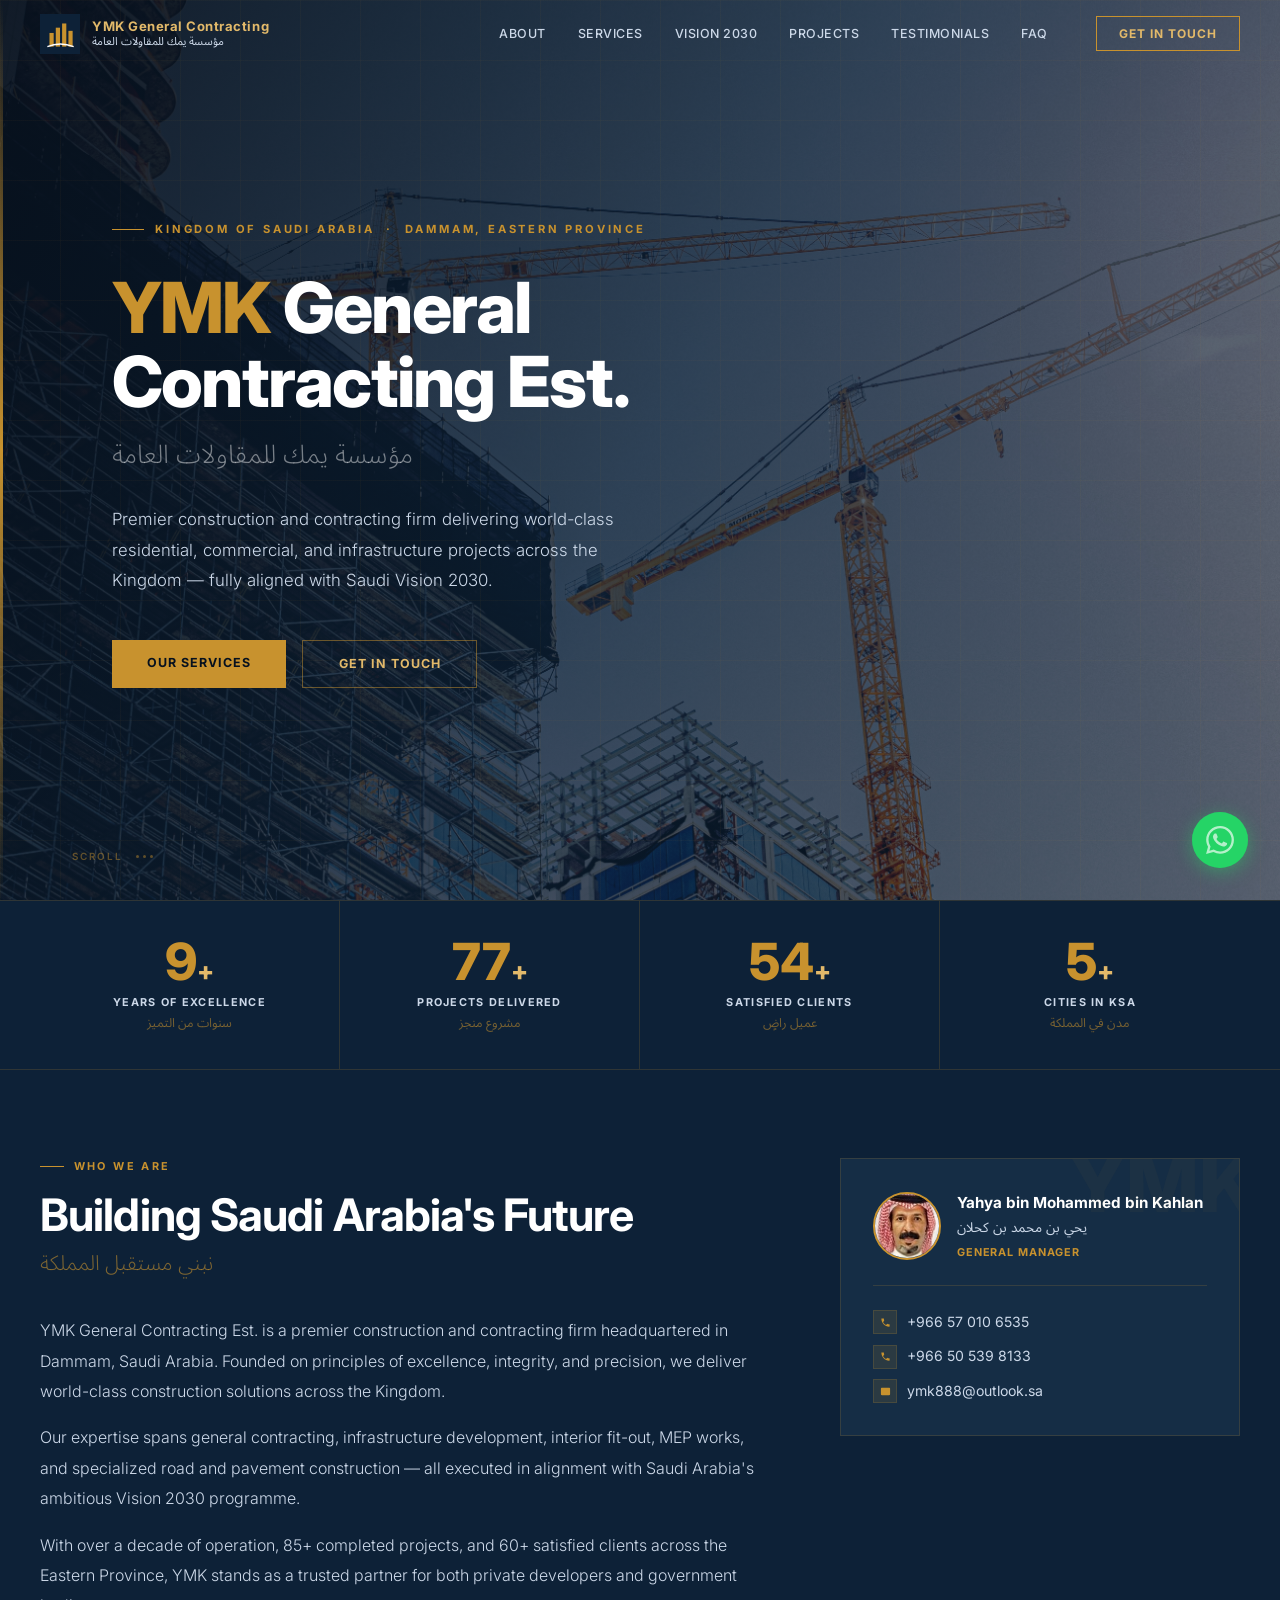
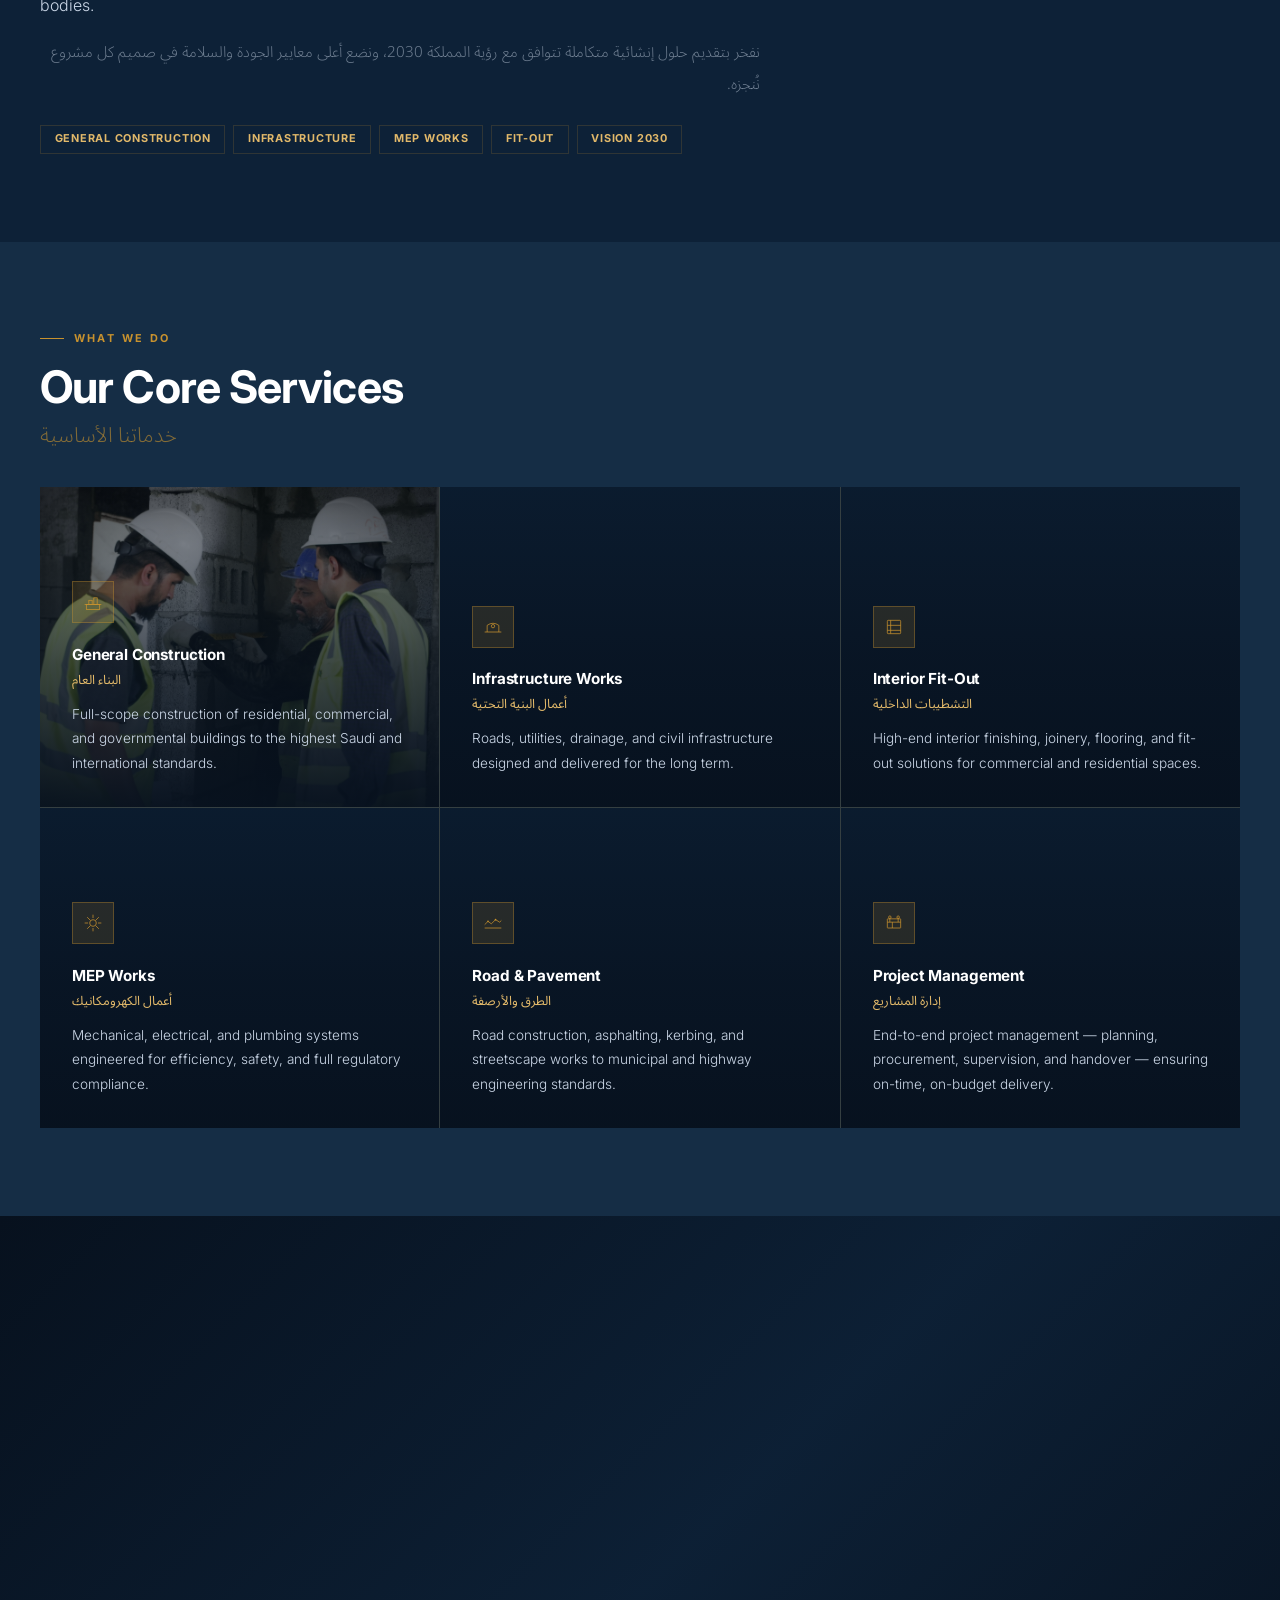
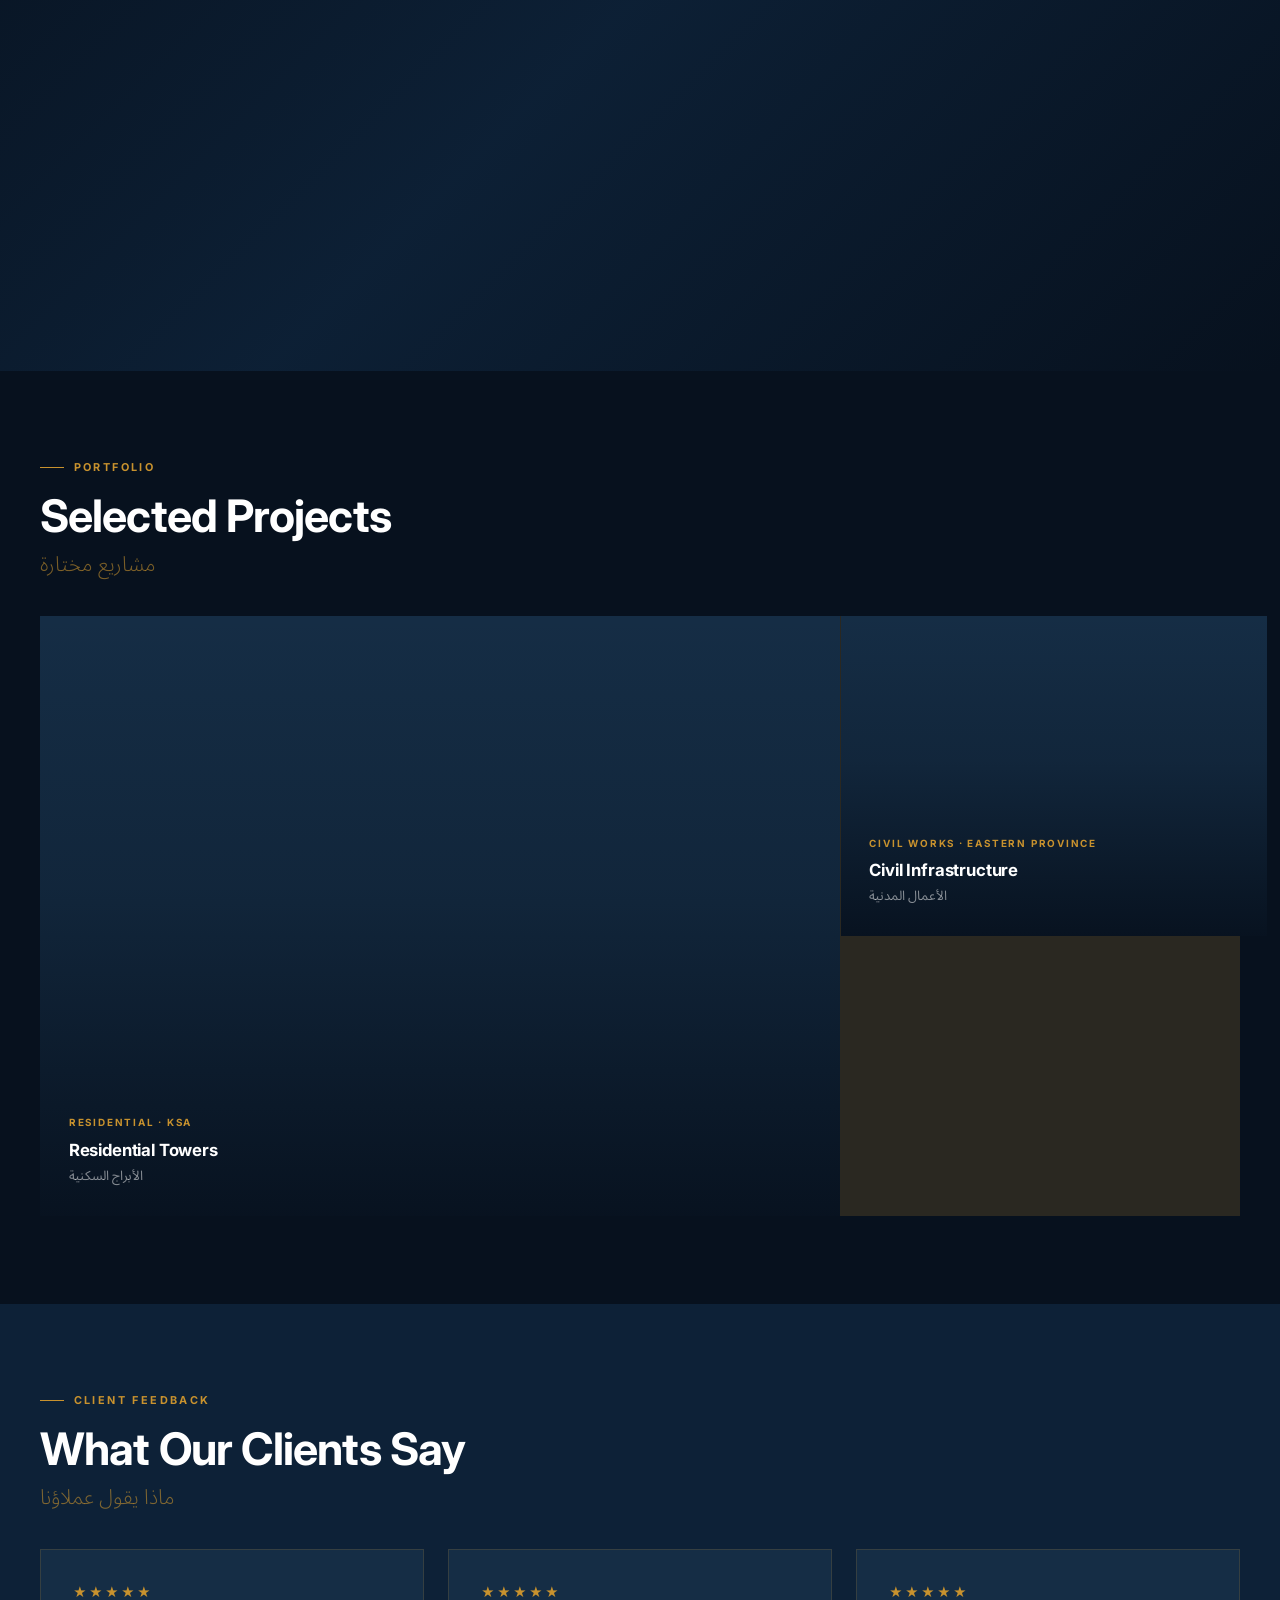
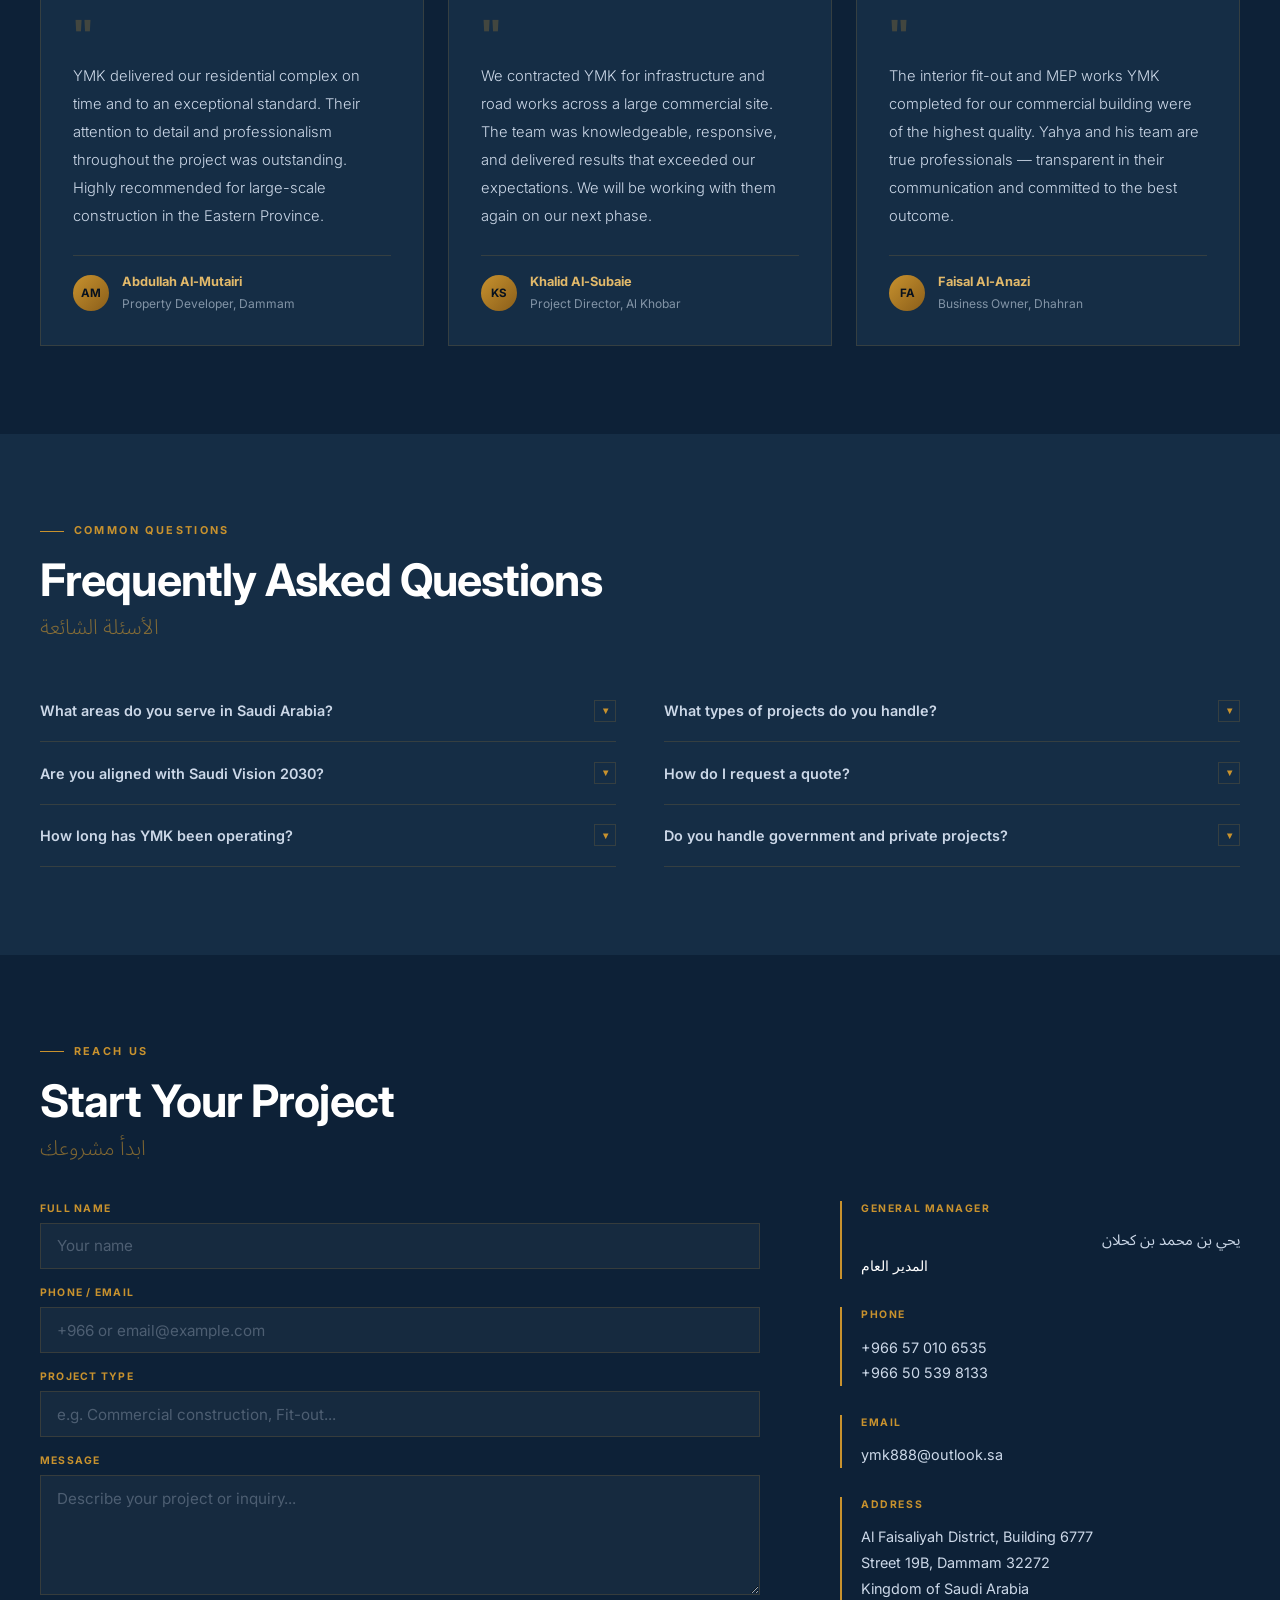
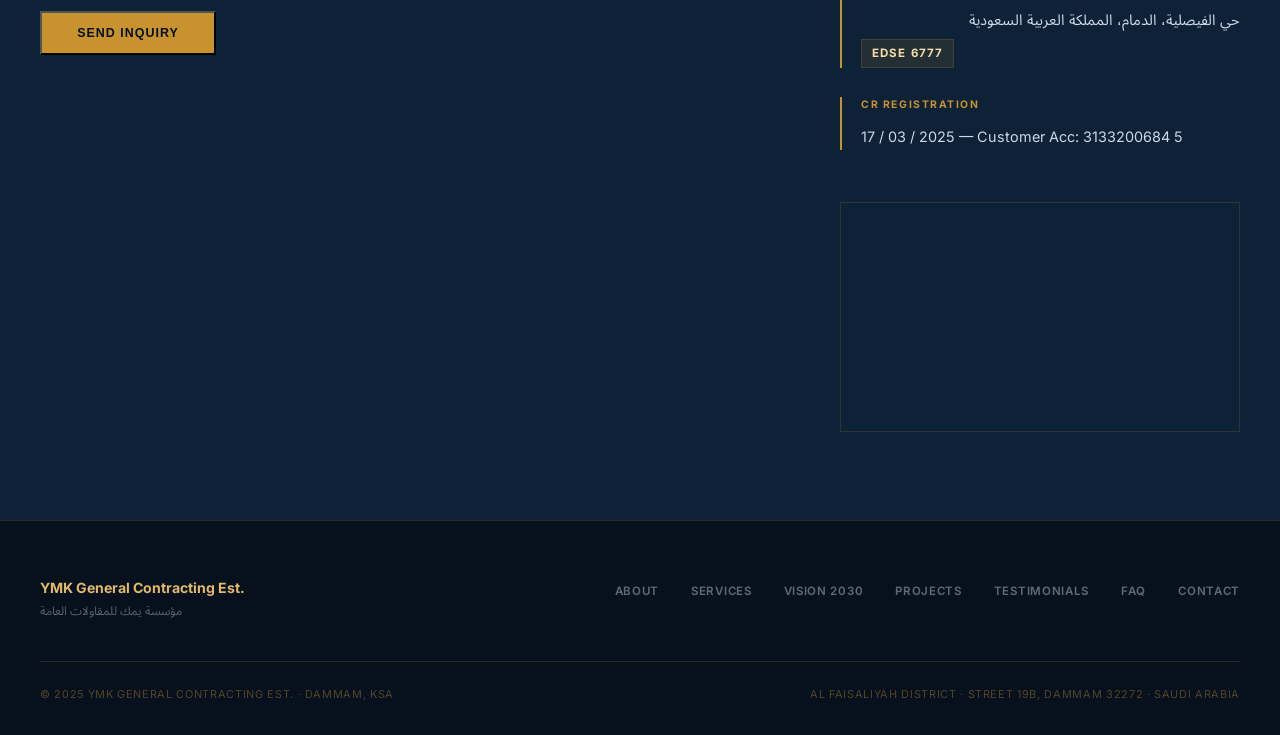
<file: temp-assets/ymk-backgrounds/ymkfinal1.html>
<!DOCTYPE html>
<html lang="en" dir="ltr">
<head>
<meta charset="UTF-8">
<meta name="viewport" content="width=device-width, initial-scale=1.0">
<meta name="description" content="YMK General Contracting Est. — Premier general contractor in Dammam, KSA. Residential, commercial &amp; infrastructure construction aligned with Vision 2030. Get a free quote.">
<title>YMK General Contracting Est. | Dammam, KSA</title>
<link rel="icon" href="data:image/svg+xml,<svg xmlns=%22http://www.w3.org/2000/svg%22 viewBox=%220 0 100 100%22><text y=%22.9em%22 font-size=%2290%22>🏗️</text></svg>">
<!-- SEO: Canonical & Robots -->
<link rel="canonical" href="https://www.ymkcontracting.com/">
<meta name="robots" content="index, follow">

<!-- SEO: hreflang for bilingual content -->
<link rel="alternate" hreflang="en" href="https://www.ymkcontracting.com/">
<link rel="alternate" hreflang="ar" href="https://www.ymkcontracting.com/">
<link rel="alternate" hreflang="x-default" href="https://www.ymkcontracting.com/">

<!-- SEO: Open Graph -->
<meta property="og:type" content="website">
<meta property="og:url" content="https://www.ymkcontracting.com/">
<meta property="og:title" content="YMK General Contracting Est. | Dammam, KSA">
<meta property="og:description" content="Premier general contractor in Dammam, KSA. Residential, commercial &amp; infrastructure construction aligned with Vision 2030. Get a free quote.">
<meta property="og:image" content="https://www.ymkcontracting.com/og-image.jpg">
<meta property="og:locale" content="en_US">
<meta property="og:locale:alternate" content="ar_SA">
<meta property="og:site_name" content="YMK General Contracting Est.">

<!-- SEO: Twitter Card -->
<meta name="twitter:card" content="summary_large_image">
<meta name="twitter:title" content="YMK General Contracting Est. | Dammam, KSA">
<meta name="twitter:description" content="Premier general contractor in Dammam, KSA. Residential, commercial &amp; infrastructure construction aligned with Vision 2030.">
<meta name="twitter:image" content="https://www.ymkcontracting.com/og-image.jpg">

<!-- SEO: Schema.org Structured Data -->
<script type="application/ld+json">
{
  "@context": "https://schema.org",
  "@type": "GeneralContractor",
  "name": "YMK General Contracting Est.",
  "alternateName": "مؤسسة يمك للمقاولات العامة",
  "url": "https://www.ymkcontracting.com",
  "telephone": ["+966570106535", "+966505398133"],
  "email": "ymk888@outlook.sa",
  "address": {
    "@type": "PostalAddress",
    "streetAddress": "Al Faisaliyah District, Building 6777, Street 19B",
    "addressLocality": "Dammam",
    "postalCode": "32272",
    "addressCountry": "SA"
  },
  "geo": {
    "@type": "GeoCoordinates",
    "addressCountry": "SA",
    "addressRegion": "Eastern Province"
  },
  "areaServed": {
    "@type": "State",
    "name": "Eastern Province, Saudi Arabia"
  },
  "description": "Premier general contracting firm in Dammam, KSA specialising in residential, commercial, and infrastructure construction aligned with Saudi Vision 2030.",
  "numberOfEmployees": {
    "@type": "QuantitativeValue",
    "minValue": 10
  },
  "knowsAbout": [
    "General Construction",
    "Infrastructure Works",
    "Interior Fit-Out",
    "MEP Works",
    "Road and Pavement",
    "Project Management"
  ],
  "sameAs": [],
  "currenciesAccepted": "SAR",
  "priceRange": "$$",
  "openingHours": "Mo-Sa 08:00-17:00"
}
</script>

<!-- SEO: FAQ Schema -->
<script type="application/ld+json">
{
  "@context": "https://schema.org",
  "@type": "FAQPage",
  "mainEntity": [
    {
      "@type": "Question",
      "name": "What areas do you serve in Saudi Arabia?",
      "acceptedAnswer": {
        "@type": "Answer",
        "text": "YMK General Contracting Est. is headquartered in Dammam and primarily serves the Eastern Province — including Al Khobar, Dhahran, Jubail, and surrounding cities. We also undertake projects across the Kingdom of Saudi Arabia for large-scale engagements."
      }
    },
    {
      "@type": "Question",
      "name": "What types of projects do you handle?",
      "acceptedAnswer": {
        "@type": "Answer",
        "text": "We specialise in general construction (residential and commercial), infrastructure and civil works, interior fit-out, MEP systems, road and pavement works, and end-to-end project management."
      }
    },
    {
      "@type": "Question",
      "name": "Are you aligned with Saudi Vision 2030?",
      "acceptedAnswer": {
        "@type": "Answer",
        "text": "Yes. YMK is actively contributing to Vision 2030 goals by supporting giga-project construction in the Eastern Province, employing and developing Saudi national talent, and adopting sustainable building practices."
      }
    },
    {
      "@type": "Question",
      "name": "How do I request a quote?",
      "acceptedAnswer": {
        "@type": "Answer",
        "text": "You can reach us by filling in the contact form on this page, calling +966 57 010 6535, emailing ymk888@outlook.sa, or messaging us directly on WhatsApp."
      }
    },
    {
      "@type": "Question",
      "name": "How long has YMK been operating?",
      "acceptedAnswer": {
        "@type": "Answer",
        "text": "YMK General Contracting Est. has been operating for over 10 years, completing 85+ projects and serving 60+ satisfied clients across Saudi Arabia."
      }
    },
    {
      "@type": "Question",
      "name": "Do you handle both government and private projects?",
      "acceptedAnswer": {
        "@type": "Answer",
        "text": "Yes. We work with both private developers and government bodies, delivering construction and infrastructure projects to Saudi and international standards."
      }
    }
  ]
}
</script>

<link rel="preconnect" href="https://fonts.googleapis.com">
<link href="https://fonts.googleapis.com/css2?family=Inter:wght@300;400;500;600;700&family=Noto+Sans+Arabic:wght@300;400;500;600;700&display=swap" rel="stylesheet">
<style>
/* ── YMK × ARAMCO DESIGN — ORIGINAL GOLD/NAVY PALETTE ─────────── */
:root {
  --navy-deep:  #07111e;
  --navy:       #0d2137;
  --navy-mid:   #152d45;
  --navy-light: #1e3f5e;
  --gold:       #c8922e;
  --gold-light: #e2b96a;
  --gold-pale:  #f3dfa8;
  --gold-dim:   rgba(200,146,46,.12);
  --white:      #ffffff;
  --off-white:  #f6f2ea;
  --text-light: #ccd8e8;
  --mid:        rgba(204,216,232,.6);
  --border:     rgba(200,146,46,.18);
}
*{margin:0;padding:0;box-sizing:border-box;}
html{scroll-behavior:smooth;}
body{font-family:'Inter',sans-serif;background:var(--navy-deep);color:var(--white);font-size:16px;line-height:1.6;}
.ar{font-family:'Noto Sans Arabic',sans-serif;}
img{max-width:100%;display:block;}

/* ── SKIP LINK ─────────────────────────────────────────── */
.skip-link{position:absolute;top:-50px;left:1rem;background:var(--gold);color:var(--navy-deep);padding:.5rem 1rem;z-index:300;text-decoration:none;font-size:.8rem;font-weight:700;transition:top .3s;}
.skip-link:focus{top:0;}

/* ── NAV ───────────────────────────────────────────────── */
nav{position:fixed;top:0;left:0;right:0;z-index:100;height:68px;background:rgba(7,17,30,.0);border-bottom:1px solid transparent;display:flex;align-items:center;padding:0 2.5rem;gap:2rem;transition:background .4s,border-color .4s,box-shadow .4s;}
nav.scrolled{background:rgba(7,17,30,.97);border-bottom-color:var(--border);box-shadow:0 2px 20px rgba(0,0,0,.4);}
.nav-logo{display:flex;align-items:center;gap:.75rem;text-decoration:none;flex-shrink:0;}
.nav-logo-mark{width:40px;height:40px;}
.nav-brand{display:flex;flex-direction:column;line-height:1.2;}
.nav-brand-en{font-size:.82rem;font-weight:700;color:var(--gold-light);letter-spacing:.04em;}
.nav-brand-ar{font-family:'Noto Sans Arabic',sans-serif;font-size:.7rem;color:var(--text-light);font-weight:400;}
.nav-links{display:flex;list-style:none;margin-left:auto;}
.nav-links a{font-size:.78rem;font-weight:500;color:var(--text-light);text-decoration:none;padding:.4rem 1rem;letter-spacing:.04em;text-transform:uppercase;transition:color .2s;position:relative;}
.nav-links a::after{content:'';position:absolute;bottom:-1px;left:1rem;right:1rem;height:1px;background:var(--gold);transform:scaleX(0);transition:transform .25s;}
.nav-links a:hover{color:var(--gold-light);}
.nav-links a:hover::after{transform:scaleX(1);}
.nav-cta{font-size:.75rem;font-weight:700;background:transparent;border:1px solid var(--gold);color:var(--gold-light);padding:.45rem 1.4rem;text-decoration:none;letter-spacing:.08em;text-transform:uppercase;transition:all .25s;flex-shrink:0;}
.nav-cta:hover{background:var(--gold);color:var(--navy-deep);}
.hamburger{display:none;background:none;border:none;cursor:pointer;flex-direction:column;gap:5px;padding:4px;z-index:101;margin-left:auto;}
.hamburger span{display:block;width:24px;height:2px;background:var(--gold-light);transition:all .3s;}
.hamburger.open span:nth-child(1){transform:translateY(7px) rotate(45deg);}
.hamburger.open span:nth-child(2){opacity:0;}
.hamburger.open span:nth-child(3){transform:translateY(-7px) rotate(-45deg);}

/* ── HERO ──────────────────────────────────────────────── */
#hero{position:relative;height:100vh;min-height:640px;display:flex;align-items:center;overflow:hidden;}
.hero-photo{position:absolute;inset:0;background-image:url('construction-cranes.jpg');background-size:cover;background-position:center;transform:scale(1.04);animation:heroZoom 12s ease-in-out infinite alternate;}
@keyframes heroZoom{from{transform:scale(1.04);}to{transform:scale(1.0);}}
.hero-overlay{position:absolute;inset:0;background:linear-gradient(120deg,rgba(7,17,30,.94) 0%,rgba(13,33,55,.78) 50%,rgba(7,17,30,.55) 100%);}
.hero-overlay-grid{position:absolute;inset:0;background-image:linear-gradient(rgba(200,146,46,.04) 1px,transparent 1px),linear-gradient(90deg,rgba(200,146,46,.04) 1px,transparent 1px);background-size:60px 60px;}
.hero-accent{position:absolute;left:0;top:0;bottom:0;width:3px;background:linear-gradient(to bottom,transparent,var(--gold),transparent);}
.hero-content{position:relative;z-index:2;padding:0 4.5rem;max-width:920px;}
.hero-eyebrow{display:inline-flex;align-items:center;gap:.7rem;font-size:.7rem;font-weight:700;letter-spacing:.25em;text-transform:uppercase;color:var(--gold);margin-bottom:2rem;}
.eyebrow-line{width:32px;height:1px;background:var(--gold);}
h1.hero-title{font-size:clamp(2.6rem,5.5vw,4.8rem);font-weight:800;color:var(--white);line-height:1.05;letter-spacing:-.025em;margin-bottom:1rem;}
h1.hero-title .gold{color:var(--gold);}
.hero-title-ar{font-family:'Noto Sans Arabic',sans-serif;font-size:clamp(1.1rem,2.2vw,1.6rem);font-weight:300;color:rgba(255,255,255,.45);margin-bottom:1.8rem;}
.hero-desc{font-size:1.05rem;font-weight:300;color:var(--text-light);max-width:540px;line-height:1.8;margin-bottom:2.8rem;}
.hero-actions{display:flex;gap:1rem;flex-wrap:wrap;}
.btn-gold{display:inline-block;font-size:.78rem;font-weight:700;letter-spacing:.08em;text-transform:uppercase;background:var(--gold);color:var(--navy-deep);padding:.8rem 2.2rem;text-decoration:none;transition:background .2s;}
.btn-gold:hover{background:var(--gold-light);}
.btn-ghost{display:inline-block;font-size:.78rem;font-weight:700;letter-spacing:.08em;text-transform:uppercase;background:transparent;color:var(--gold-light);padding:.8rem 2.2rem;border:1px solid rgba(200,146,46,.5);text-decoration:none;transition:all .2s;}
.btn-ghost:hover{border-color:var(--gold);color:var(--gold);}
.hero-scroll{position:absolute;bottom:2.2rem;left:4.5rem;display:flex;align-items:center;gap:.8rem;opacity:.45;}
.hero-scroll span{font-size:.62rem;font-weight:600;letter-spacing:.2em;text-transform:uppercase;color:var(--gold);}
.scroll-dots{display:flex;gap:4px;}
.scroll-dots i{display:block;width:3px;height:3px;border-radius:50%;background:var(--gold);animation:scrollBounce 1.5s infinite;}
.scroll-dots i:nth-child(2){animation-delay:.2s;}
.scroll-dots i:nth-child(3){animation-delay:.4s;}
@keyframes scrollBounce{0%,100%{opacity:.3;transform:translateY(0);}50%{opacity:1;transform:translateY(4px);}}

/* ── STATS ─────────────────────────────────────────────── */
#stats{background:var(--navy);border-top:1px solid var(--border);border-bottom:1px solid var(--border);padding:0;}
.stats-band{max-width:1200px;margin:0 auto;display:grid;grid-template-columns:repeat(4,1fr);}
.stat-item{padding:2.2rem 2rem;border-right:1px solid var(--border);text-align:center;}
.stat-item:last-child{border-right:none;}
.stat-num{font-size:clamp(2.2rem,4vw,3.2rem);font-weight:800;color:var(--gold);line-height:1;}
.stat-plus{font-size:1.6rem;color:var(--gold-light);}
.stat-label{font-size:.68rem;font-weight:700;letter-spacing:.12em;text-transform:uppercase;color:var(--text-light);margin-top:.4rem;}
.stat-label-ar{font-family:'Noto Sans Arabic',sans-serif;font-size:.78rem;color:rgba(200,146,46,.55);margin-top:.15rem;}

/* ── SECTION COMMONS ───────────────────────────────────── */
section{padding:5.5rem 2.5rem;scroll-margin-top:68px;}
.section-inner{max-width:1200px;margin:0 auto;}
.section-eyebrow{font-size:.68rem;font-weight:700;letter-spacing:.22em;text-transform:uppercase;color:var(--gold);display:flex;align-items:center;gap:.6rem;margin-bottom:1rem;}
.section-eyebrow::before{content:'';display:block;width:24px;height:1px;background:var(--gold);flex-shrink:0;}
.section-title{font-size:clamp(1.8rem,3.5vw,2.8rem);font-weight:700;color:var(--white);line-height:1.1;letter-spacing:-.02em;margin-bottom:.4rem;}
.section-title-ar{font-family:'Noto Sans Arabic',sans-serif;font-size:clamp(.95rem,2vw,1.3rem);color:rgba(200,146,46,.6);font-weight:300;margin-bottom:2.2rem;}
.section-rule{width:50px;height:1px;background:var(--gold);margin:1rem 0 2.5rem;}

/* ── ABOUT ─────────────────────────────────────────────── */
#about{background:var(--navy);}
.about-layout{display:grid;grid-template-columns:1fr 400px;gap:5rem;align-items:start;}
.about-text p{font-size:1rem;color:var(--text-light);line-height:1.9;margin-bottom:1rem;font-weight:300;}
.about-text p.ar{font-family:'Noto Sans Arabic',sans-serif;direction:rtl;text-align:right;font-size:.95rem;line-height:2.1;color:rgba(204,216,232,.5);}
.about-pills{display:flex;flex-wrap:wrap;gap:.5rem;margin-top:1.5rem;}
.about-pill{font-size:.68rem;font-weight:700;letter-spacing:.07em;text-transform:uppercase;padding:.3rem .85rem;border:1px solid var(--border);color:var(--gold-light);}
.ceo-card{background:var(--navy-mid);border:1px solid var(--border);padding:2rem;position:relative;overflow:hidden;}
.ceo-card::after{content:'YMK';position:absolute;right:-1rem;top:-1rem;font-size:5rem;font-weight:800;color:rgba(200,146,46,.04);pointer-events:none;line-height:1;}
.ceo-card-top{display:flex;align-items:center;gap:1rem;margin-bottom:1.5rem;padding-bottom:1.5rem;border-bottom:1px solid var(--border);}
.ceo-avatar{width:68px;height:68px;border-radius:50%;overflow:hidden;border:2px solid var(--gold);flex-shrink:0;}
.ceo-avatar img{width:100%;height:100%;object-fit:cover;}
.ceo-name{font-size:.95rem;font-weight:700;color:var(--white);}
.ceo-name-ar{font-family:'Noto Sans Arabic',sans-serif;font-size:.85rem;color:var(--text-light);margin-top:.15rem;}
.ceo-title{font-size:.68rem;font-weight:700;letter-spacing:.08em;text-transform:uppercase;color:var(--gold);margin-top:.3rem;}
.ceo-contacts{display:flex;flex-direction:column;gap:.65rem;}
.ceo-contact-item{display:flex;align-items:center;gap:.65rem;font-size:.88rem;color:var(--text-light);}
.ceo-contact-item a{color:var(--text-light);text-decoration:none;transition:color .2s;}
.ceo-contact-item a:hover{color:var(--gold-light);}
.contact-icon-sm{width:24px;height:24px;background:var(--gold-dim);border:1px solid var(--border);display:flex;align-items:center;justify-content:center;flex-shrink:0;}
.contact-icon-sm svg{width:11px;height:11px;fill:var(--gold);}

/* ── SERVICES ──────────────────────────────────────────── */
#services{background:var(--navy-mid);}
.services-grid{display:grid;grid-template-columns:repeat(3,1fr);gap:1px;background:var(--border);}
.service-card{background:var(--navy);padding:0;transition:all .3s;position:relative;overflow:hidden;min-height:320px;display:flex;flex-direction:column;justify-content:flex-end;}
.service-card-bg{position:absolute;inset:0;background-size:cover;background-position:center;transition:transform .5s ease;}
.service-card:hover .service-card-bg{transform:scale(1.06);}
.service-card-overlay{position:absolute;inset:0;background:linear-gradient(to top,rgba(7,17,30,.97) 0%,rgba(7,17,30,.75) 45%,rgba(7,17,30,.35) 100%);transition:background .35s;}
.service-card:hover .service-card-overlay{background:linear-gradient(to top,rgba(7,17,30,.99) 0%,rgba(7,17,30,.85) 55%,rgba(7,17,30,.5) 100%);}
.service-card::after{content:'';position:absolute;bottom:0;left:0;right:0;height:2px;background:var(--gold);transform:scaleX(0);transform-origin:left;transition:transform .4s;}
.service-card:hover::after{transform:scaleX(1);}
.service-card-content{position:relative;z-index:2;padding:2rem;}
.service-icon-wrap{width:42px;height:42px;background:rgba(200,146,46,.15);border:1px solid rgba(200,146,46,.35);display:flex;align-items:center;justify-content:center;margin-bottom:1.2rem;transition:background .3s;}
.service-card:hover .service-icon-wrap{background:rgba(200,146,46,.25);}
.service-icon-wrap svg{width:20px;height:20px;stroke:var(--gold);fill:none;stroke-width:1.8;}
h3.service-title{font-size:.95rem;font-weight:700;color:var(--white);margin-bottom:.2rem;letter-spacing:-.01em;}
.service-title-ar{font-family:'Noto Sans Arabic',sans-serif;font-size:.8rem;color:var(--gold-light);margin-bottom:.7rem;font-weight:400;}
.service-desc{font-size:.85rem;color:var(--text-light);line-height:1.8;font-weight:300;}

/* ── VISION ────────────────────────────────────────────── */
#vision{position:relative;padding:5.5rem 2.5rem;overflow:hidden;}
.vision-photo{position:absolute;inset:0;background-image:url('saudi-architecture.jpg');background-size:cover;background-position:center;background-attachment:fixed;}
.vision-overlay{position:absolute;inset:0;background:linear-gradient(135deg,rgba(7,17,30,.96) 0%,rgba(13,33,55,.92) 50%,rgba(7,17,30,.88) 100%);}
.vision-layout{position:relative;z-index:2;display:grid;grid-template-columns:1fr 1fr;gap:5rem;align-items:center;max-width:1200px;margin:0 auto;}
.vision-badge{display:inline-flex;align-items:center;gap:.65rem;font-size:.68rem;font-weight:700;letter-spacing:.18em;text-transform:uppercase;color:var(--gold);margin-bottom:1.5rem;}
.vision-badge-bar{width:24px;height:1px;background:var(--gold);}
.vision-title{font-size:clamp(1.8rem,3.5vw,2.8rem);font-weight:700;color:var(--white);line-height:1.1;letter-spacing:-.02em;margin-bottom:.4rem;}
.vision-title-ar{font-family:'Noto Sans Arabic',sans-serif;font-size:1.1rem;color:rgba(200,146,46,.6);margin-bottom:1.5rem;font-weight:300;}
.vision-text{font-size:1rem;color:var(--text-light);line-height:1.85;margin-bottom:2rem;font-weight:300;}
.vision-points{display:flex;flex-direction:column;gap:.85rem;}
.vision-point{display:flex;align-items:flex-start;gap:.85rem;font-size:.92rem;color:var(--text-light);line-height:1.75;font-weight:300;}
.vp-check{width:20px;height:20px;background:var(--gold);display:flex;align-items:center;justify-content:center;flex-shrink:0;margin-top:.15rem;}
.vp-check svg{width:11px;height:11px;stroke:var(--navy-deep);fill:none;stroke-width:2.5;}
.vision-numbers{display:grid;grid-template-columns:1fr 1fr;gap:1px;background:var(--border);}
.vn-item{background:rgba(13,33,55,.6);backdrop-filter:blur(4px);padding:2.2rem;text-align:center;}
.vn-num{font-size:2.8rem;font-weight:800;color:var(--gold);line-height:1;}
.vn-label{font-size:.65rem;font-weight:700;letter-spacing:.14em;text-transform:uppercase;color:var(--text-light);margin-top:.4rem;opacity:.7;}

/* ── PROJECTS ──────────────────────────────────────────── */
#projects{background:var(--navy-deep);padding:5.5rem 2.5rem;}
.projects-grid{display:grid;grid-template-columns:repeat(3,1fr);gap:1px;background:var(--border);}
.project-card{position:relative;overflow:hidden;aspect-ratio:4/3;background:var(--navy-mid);}
.project-card.large{grid-column:span 2;}
.project-photo{position:absolute;inset:0;background-size:cover;background-position:center;transition:transform .6s ease;}
.project-card:hover .project-photo{transform:scale(1.05);}
.project-overlay{position:absolute;inset:0;background:linear-gradient(to top,rgba(7,17,30,.95) 0%,rgba(7,17,30,.25) 55%,transparent 100%);transition:background .4s;}
.project-card:hover .project-overlay{background:linear-gradient(to top,rgba(7,17,30,.98) 0%,rgba(7,17,30,.5) 70%,rgba(7,17,30,.15) 100%);}
.project-info{position:absolute;bottom:0;left:0;right:0;padding:1.8rem;}
.project-type{font-size:.62rem;font-weight:700;letter-spacing:.18em;text-transform:uppercase;color:var(--gold);margin-bottom:.35rem;}
.project-name{font-size:1.05rem;font-weight:700;color:var(--white);letter-spacing:-.01em;}
.project-name-ar{font-family:'Noto Sans Arabic',sans-serif;font-size:.82rem;color:rgba(255,255,255,.5);margin-top:.15rem;}

/* ── TESTIMONIALS ──────────────────────────────────────── */
#testimonials{background:var(--navy);}
.testimonials-grid{display:grid;grid-template-columns:repeat(3,1fr);gap:1.5rem;}
.testimonial-card{background:var(--navy-mid);border:1px solid var(--border);padding:2rem;position:relative;transition:border-color .3s;}
.testimonial-card:hover{border-color:rgba(200,146,46,.4);}
.quote-mark{font-size:2.5rem;font-weight:800;color:var(--gold);opacity:.25;line-height:1;margin-bottom:.5rem;}
.testimonial-text{font-size:.92rem;color:var(--text-light);line-height:1.9;margin-bottom:1.5rem;font-weight:300;}
.testimonial-author{display:flex;align-items:center;gap:.8rem;padding-top:1rem;border-top:1px solid var(--border);}
.t-avatar{width:36px;height:36px;background:linear-gradient(135deg,var(--gold),#8a5e1a);border-radius:50%;display:flex;align-items:center;justify-content:center;font-size:.72rem;font-weight:700;color:var(--navy-deep);flex-shrink:0;}
.t-name{font-size:.8rem;font-weight:700;color:var(--gold-light);}
.t-role{font-size:.75rem;color:var(--mid);margin-top:.1rem;}
.stars{color:var(--gold);font-size:.82rem;letter-spacing:2px;margin-bottom:.75rem;}

/* ── FAQ ───────────────────────────────────────────────── */
#faq{background:var(--navy-mid);}
.faq-grid{display:grid;grid-template-columns:1fr 1fr;gap:0 3rem;}
.faq-item{border-bottom:1px solid var(--border);padding:0;}
.faq-question{font-size:.9rem;font-weight:600;color:var(--text-light);padding:1.2rem 0;cursor:pointer;display:flex;justify-content:space-between;align-items:center;gap:1rem;user-select:none;transition:color .2s;}
.faq-question:hover{color:var(--gold-light);}
.faq-chevron{width:22px;height:22px;border:1px solid var(--border);display:flex;align-items:center;justify-content:center;flex-shrink:0;transition:all .3s;font-size:.62rem;color:var(--gold);}
.faq-item.open .faq-chevron{background:var(--gold);border-color:var(--gold);color:var(--navy-deep);transform:rotate(180deg);}
.faq-answer{font-size:.88rem;color:var(--mid);line-height:1.85;padding-bottom:1.2rem;display:none;font-weight:300;}
.faq-item.open .faq-answer{display:block;}
.faq-item.open .faq-question{color:var(--gold-light);}

/* ── CONTACT ───────────────────────────────────────────── */
#contact{background:var(--navy);}
.contact-layout{display:grid;grid-template-columns:1fr 400px;gap:5rem;}
.form-group{display:flex;flex-direction:column;gap:.35rem;margin-bottom:1rem;}
.form-label{font-size:.65rem;font-weight:700;letter-spacing:.12em;text-transform:uppercase;color:var(--gold);}
.form-input,.form-textarea{background:rgba(255,255,255,.04);border:1px solid var(--border);color:var(--white);padding:.78rem 1rem;font-family:'Inter',sans-serif;font-size:.95rem;outline:none;transition:border-color .25s;width:100%;}
.form-input:focus,.form-textarea:focus{border-color:var(--gold);}
.form-input::placeholder,.form-textarea::placeholder{color:rgba(204,216,232,.3);}
.form-textarea{resize:vertical;min-height:120px;}
.contact-info-panel{display:flex;flex-direction:column;gap:1.8rem;}
.contact-block{padding-left:1.2rem;border-left:2px solid var(--gold);}
.contact-block-title{font-size:.65rem;font-weight:700;letter-spacing:.15em;text-transform:uppercase;color:var(--gold);margin-bottom:.65rem;}
.contact-detail{font-size:.9rem;color:var(--text-light);line-height:1.8;}
.contact-detail a{color:var(--text-light);text-decoration:none;transition:color .2s;}
.contact-detail a:hover{color:var(--gold-light);}
.contact-detail.ar{font-family:'Noto Sans Arabic',sans-serif;direction:rtl;font-size:.92rem;}
.address-code{font-size:.72rem;font-weight:700;letter-spacing:.1em;color:var(--gold-pale);background:var(--gold-dim);padding:.25rem .6rem;display:inline-block;margin-top:.3rem;border:1px solid var(--border);}
.maps-wrap{border:1px solid var(--border);overflow:hidden;margin-top:1.5rem;}
.maps-wrap iframe{width:100%;height:220px;border:none;filter:invert(8%) hue-rotate(180deg) saturate(0.7);}

/* ── WHATSAPP ──────────────────────────────────────────── */
.wa-btn{position:fixed;bottom:2rem;right:2rem;z-index:999;width:56px;height:56px;background:#25d366;border-radius:50%;display:flex;align-items:center;justify-content:center;box-shadow:0 4px 18px rgba(37,211,102,.45);transition:transform .25s,box-shadow .25s;text-decoration:none;}
.wa-btn:hover{transform:scale(1.1);box-shadow:0 6px 26px rgba(37,211,102,.6);}
.wa-btn svg{width:28px;height:28px;fill:#fff;}
.wa-pulse{position:absolute;width:100%;height:100%;border-radius:50%;background:rgba(37,211,102,.35);animation:waPulse 2s infinite;}
@keyframes waPulse{0%{transform:scale(1);opacity:.6;}100%{transform:scale(1.55);opacity:0;}}

/* ── FOOTER ────────────────────────────────────────────── */
footer{background:var(--navy-deep);padding:3.5rem 2.5rem 2rem;border-top:1px solid var(--border);}
.footer-inner{max-width:1200px;margin:0 auto;}
.footer-top{display:flex;justify-content:space-between;align-items:flex-start;gap:2rem;padding-bottom:2.5rem;border-bottom:1px solid var(--border);flex-wrap:wrap;}
.footer-brand{display:flex;align-items:center;gap:.75rem;}
.footer-brand-text{}
.footer-brand-en{font-size:.88rem;font-weight:700;color:var(--gold-light);}
.footer-brand-ar{font-family:'Noto Sans Arabic',sans-serif;font-size:.75rem;color:rgba(204,216,232,.4);margin-top:.15rem;}
.footer-links{display:flex;gap:2rem;list-style:none;flex-wrap:wrap;align-items:center;}
.footer-links a{font-size:.72rem;font-weight:600;letter-spacing:.06em;text-transform:uppercase;color:rgba(204,216,232,.45);text-decoration:none;transition:color .2s;}
.footer-links a:hover{color:var(--gold-light);}
.footer-bottom{display:flex;justify-content:space-between;align-items:center;padding-top:1.5rem;flex-wrap:wrap;gap:1rem;}
.footer-copy{font-size:.68rem;letter-spacing:.06em;color:rgba(200,146,46,.4);text-transform:uppercase;}

/* ── REVEAL ────────────────────────────────────────────── */
.reveal{opacity:0;transform:translateY(24px);transition:opacity .75s,transform .75s;}
.reveal.visible{opacity:1;transform:none;}

/* ── MOBILE ────────────────────────────────────────────── */
@media(max-width:768px){
  nav{padding:0 1.2rem;}
  .hamburger{display:flex;}
  .nav-links,.nav-cta{display:none;}
  .nav-links.active{display:flex;flex-direction:column;position:absolute;top:68px;left:0;right:0;background:rgba(7,17,30,.98);padding:1rem 1.5rem 1.5rem;gap:.2rem;border-bottom:1px solid var(--border);}
  .hero-content{padding:0 1.5rem;max-width:100%;}
  h1.hero-title{font-size:clamp(1.9rem,7vw,3rem);word-break:break-word;}
  .hero-desc{font-size:.95rem;}
  .hero-actions{flex-direction:column;align-items:flex-start;}
  section,#vision,#projects{padding:3.5rem 1.2rem;}
  .about-layout,.vision-layout,.contact-layout{grid-template-columns:1fr;gap:2.5rem;}
  .stats-band{grid-template-columns:repeat(2,1fr);}
  .stat-item:nth-child(2){border-right:none;}
  .services-grid,.testimonials-grid,.faq-grid{grid-template-columns:1fr;}
  .projects-grid{grid-template-columns:1fr;}
  .project-card.large{grid-column:span 1;}
  .footer-top{flex-direction:column;gap:1.5rem;}
  .footer-bottom{flex-direction:column;align-items:flex-start;}
}
</style>
</head>
<body>

<!-- SKIP LINK -->
<a href="#main-content" onclick="navTo('main-content')" class="skip-link">Skip to main content</a>

<!-- NAV -->
<nav id="navbar" role="navigation" aria-label="Main navigation">
  <a href="/" class="nav-logo" aria-label="YMK General Contracting home">
    <svg class="nav-logo-mark" viewBox="0 0 38 38" fill="none" aria-hidden="true">
      <rect width="38" height="38" fill="#0d2137"/>
      <g fill="#c8922e">
        <rect x="9"  y="18" width="4" height="13"/>
        <rect x="15" y="13" width="4" height="18"/>
        <rect x="21" y="9"  width="4" height="22"/>
        <rect x="27" y="16" width="4" height="15"/>
        <path d="M7 31 Q19 26 32 31" stroke="#fff" stroke-width="1.2" fill="none"/>
      </g>
    </svg>
    <div class="nav-brand">
      <span class="nav-brand-en">YMK General Contracting</span>
      <span class="nav-brand-ar ar" lang="ar">مؤسسة يمك للمقاولات العامة</span>
    </div>
  </a>

  <button class="hamburger" id="hamburger" aria-label="Toggle navigation menu" aria-expanded="false">
    <span></span><span></span><span></span>
  </button>

  <ul class="nav-links" id="nav-links">
    <li><a href="#about"        onclick="navTo('about')">About</a></li>
    <li><a href="#services"     onclick="navTo('services')">Services</a></li>
    <li><a href="#vision"       onclick="navTo('vision')">Vision 2030</a></li>
    <li><a href="#projects"     onclick="navTo('projects')">Projects</a></li>
    <li><a href="#testimonials" onclick="navTo('testimonials')">Testimonials</a></li>
    <li><a href="#faq"          onclick="navTo('faq')">FAQ</a></li>
  </ul>
  <a href="#contact" onclick="navTo('contact')" class="nav-cta" id="nav-cta">Get in Touch</a>
</nav>

<main id="main-content">

<!-- HERO -->
<section id="hero" aria-label="Hero">
  <div class="hero-photo" role="img" aria-label="Modern construction and architecture — YMK General Contracting"></div>
  <div class="hero-overlay"></div>
  <div class="hero-overlay-grid"></div>
  <div class="hero-accent"></div>

  <div class="hero-content">
    <div class="hero-eyebrow">
      <span class="eyebrow-line"></span>
      Kingdom of Saudi Arabia &nbsp;·&nbsp; Dammam, Eastern Province
    </div>
    <h1 class="hero-title"><span class="gold">YMK</span> General<br>Contracting Est.</h1>
    <p class="hero-title-ar ar" lang="ar">مؤسسة يمك للمقاولات العامة</p>
    <p class="hero-desc">Premier construction and contracting firm delivering world-class residential, commercial, and infrastructure projects across the Kingdom — fully aligned with Saudi Vision 2030.</p>
    <div class="hero-actions">
      <a href="#services" onclick="navTo('services')" class="btn-gold">Our Services</a>
      <a href="#contact"  onclick="navTo('contact')"  class="btn-ghost">Get in Touch</a>
    </div>
  </div>

  <div class="hero-scroll" aria-hidden="true">
    <span>Scroll</span>
    <div class="scroll-dots"><i></i><i></i><i></i></div>
  </div>
</section>

<!-- STATS -->
<div id="stats" role="region" aria-label="Company statistics">
  <div class="stats-band">
    <div class="stat-item reveal">
      <div class="stat-num" data-target="10">0<span class="stat-plus">+</span></div>
      <div class="stat-label">Years of Excellence</div>
      <div class="stat-label-ar ar" lang="ar">سنوات من التميز</div>
    </div>
    <div class="stat-item reveal">
      <div class="stat-num" data-target="85">0<span class="stat-plus">+</span></div>
      <div class="stat-label">Projects Delivered</div>
      <div class="stat-label-ar ar" lang="ar">مشروع منجز</div>
    </div>
    <div class="stat-item reveal">
      <div class="stat-num" data-target="60">0<span class="stat-plus">+</span></div>
      <div class="stat-label">Satisfied Clients</div>
      <div class="stat-label-ar ar" lang="ar">عميل راضٍ</div>
    </div>
    <div class="stat-item reveal">
      <div class="stat-num" data-target="5">0<span class="stat-plus">+</span></div>
      <div class="stat-label">Cities in KSA</div>
      <div class="stat-label-ar ar" lang="ar">مدن في المملكة</div>
    </div>
  </div>
</div>

<!-- ABOUT -->
<section id="about">
  <div class="section-inner">
    <div class="about-layout">
      <div class="reveal">
        <div class="section-eyebrow">Who We Are</div>
        <h2 class="section-title">Building Saudi Arabia's Future</h2>
        <p class="section-title-ar ar" lang="ar">نبني مستقبل المملكة</p>
        <div class="about-text">
          <p>YMK General Contracting Est. is a premier construction and contracting firm headquartered in Dammam, Saudi Arabia. Founded on principles of excellence, integrity, and precision, we deliver world-class construction solutions across the Kingdom.</p>
          <p>Our expertise spans general contracting, infrastructure development, interior fit-out, MEP works, and specialized road and pavement construction — all executed in alignment with Saudi Arabia's ambitious Vision 2030 programme.</p>
          <p>With over a decade of operation, 85+ completed projects, and 60+ satisfied clients across the Eastern Province, YMK stands as a trusted partner for both private developers and government bodies.</p>
          <p class="ar" lang="ar">نفخر بتقديم حلول إنشائية متكاملة تتوافق مع رؤية المملكة 2030، ونضع أعلى معايير الجودة والسلامة في صميم كل مشروع نُنجزه.</p>
        </div>
        <div class="about-pills">
          <span class="about-pill">General Construction</span>
          <span class="about-pill">Infrastructure</span>
          <span class="about-pill">MEP Works</span>
          <span class="about-pill">Fit-Out</span>
          <span class="about-pill">Vision 2030</span>
        </div>
      </div>
      <div class="reveal">
        <div class="ceo-card">
          <div class="ceo-card-top">
            <div class="ceo-avatar">
              <img src="[data-uri]" alt="Yahya bin Mohammed bin Kahlan, General Manager, YMK General Contracting Est., Dammam KSA">
            </div>
            <div>
              <div class="ceo-name">Yahya bin Mohammed bin Kahlan</div>
              <div class="ceo-name-ar ar" lang="ar">يحي بن محمد بن كحلان</div>
              <div class="ceo-title">General Manager</div>
            </div>
          </div>
          <div class="ceo-contacts">
            <div class="ceo-contact-item">
              <div class="contact-icon-sm" aria-hidden="true">
                <svg viewBox="0 0 24 24"><path d="M6.6 10.8c1.4 2.8 3.8 5.1 6.6 6.6l2.2-2.2c.3-.3.7-.4 1-.2 1.1.4 2.3.6 3.6.6.6 0 1 .4 1 1V20c0 .6-.4 1-1 1C10.6 21 3 13.4 3 4c0-.6.4-1 1-1h3.5c.6 0 1 .4 1 1 0 1.3.2 2.5.6 3.6.1.3 0 .7-.2 1L6.6 10.8z"/></svg>
              </div>
              <a href="tel:+966570106535">+966 57 010 6535</a>
            </div>
            <div class="ceo-contact-item">
              <div class="contact-icon-sm" aria-hidden="true">
                <svg viewBox="0 0 24 24"><path d="M6.6 10.8c1.4 2.8 3.8 5.1 6.6 6.6l2.2-2.2c.3-.3.7-.4 1-.2 1.1.4 2.3.6 3.6.6.6 0 1 .4 1 1V20c0 .6-.4 1-1 1C10.6 21 3 13.4 3 4c0-.6.4-1 1-1h3.5c.6 0 1 .4 1 1 0 1.3.2 2.5.6 3.6.1.3 0 .7-.2 1L6.6 10.8z"/></svg>
              </div>
              <a href="tel:+966505398133">+966 50 539 8133</a>
            </div>
            <div class="ceo-contact-item">
              <div class="contact-icon-sm" aria-hidden="true">
                <svg viewBox="0 0 24 24"><path d="M4 4h16c1.1 0 2 .9 2 2v12c0 1.1-.9 2-2 2H4c-1.1 0-2-.9-2-2V6c0-1.1.9-2 2-2z"/><polyline points="22,6 12,13 2,6"/></svg>
              </div>
              <a href="mailto:ymk888@outlook.sa">ymk888@outlook.sa</a>
            </div>
          </div>
        </div>
      </div>
    </div>
  </div>
</section>

<!-- SERVICES -->
<section id="services">
  <div class="section-inner">
    <div class="section-eyebrow reveal">What We Do</div>
    <h2 class="section-title reveal">Our Core Services</h2>
    <p class="section-title-ar ar reveal" lang="ar">خدماتنا الأساسية</p>
    <div class="services-grid reveal">

      <div class="service-card">
        <div class="service-card-bg" style="background-image:url('construction-workers.jpg');background-position:center top;" aria-hidden="true"></div>
        <div class="service-card-overlay"></div>
        <div class="service-card-content">
          <div class="service-icon-wrap" aria-hidden="true">
            <svg viewBox="0 0 48 48"><rect x="8" y="30" width="32" height="12"/><rect x="14" y="20" width="8" height="10"/><rect x="26" y="14" width="8" height="16"/><line x1="4" y1="30" x2="44" y2="30"/></svg>
          </div>
          <h3 class="service-title">General Construction</h3>
          <div class="service-title-ar ar" lang="ar">البناء العام</div>
          <p class="service-desc">Full-scope construction of residential, commercial, and governmental buildings to the highest Saudi and international standards.</p>
        </div>
      </div>

      <div class="service-card">
        <div class="service-card-bg" style="background-image:url('https://images.unsplash.com/photo-1504307651254-35680f356dfd?auto=format&fit=crop&w=800&q=80');" aria-hidden="true"></div>
        <div class="service-card-overlay"></div>
        <div class="service-card-content">
          <div class="service-icon-wrap" aria-hidden="true">
            <svg viewBox="0 0 48 48"><path d="M4 36 L44 36"/><path d="M10 36 L10 20 Q24 10 38 20 L38 36"/><circle cx="24" cy="22" r="4"/></svg>
          </div>
          <h3 class="service-title">Infrastructure Works</h3>
          <div class="service-title-ar ar" lang="ar">أعمال البنية التحتية</div>
          <p class="service-desc">Roads, utilities, drainage, and civil infrastructure designed and delivered for the long term.</p>
        </div>
      </div>

      <div class="service-card">
        <div class="service-card-bg" style="background-image:url('https://images.unsplash.com/photo-1586023492125-27b2c045efd7?auto=format&fit=crop&w=800&q=80');" aria-hidden="true"></div>
        <div class="service-card-overlay"></div>
        <div class="service-card-content">
          <div class="service-icon-wrap" aria-hidden="true">
            <svg viewBox="0 0 48 48"><rect x="8" y="8" width="32" height="32" rx="2"/><line x1="16" y1="8" x2="16" y2="40"/><line x1="8" y1="20" x2="40" y2="20"/><line x1="8" y1="32" x2="40" y2="32"/></svg>
          </div>
          <h3 class="service-title">Interior Fit-Out</h3>
          <div class="service-title-ar ar" lang="ar">التشطيبات الداخلية</div>
          <p class="service-desc">High-end interior finishing, joinery, flooring, and fit-out solutions for commercial and residential spaces.</p>
        </div>
      </div>

      <div class="service-card">
        <div class="service-card-bg" style="background-image:url('https://images.unsplash.com/photo-1581092921461-eab62e97a780?auto=format&fit=crop&w=800&q=80');" aria-hidden="true"></div>
        <div class="service-card-overlay"></div>
        <div class="service-card-content">
          <div class="service-icon-wrap" aria-hidden="true">
            <svg viewBox="0 0 48 48"><circle cx="24" cy="24" r="8"/><line x1="24" y1="4" x2="24" y2="12"/><line x1="24" y1="36" x2="24" y2="44"/><line x1="4" y1="24" x2="12" y2="24"/><line x1="36" y1="24" x2="44" y2="24"/><path d="M10 10 L17 17"/><path d="M31 31 L38 38"/><path d="M38 10 L31 17"/><path d="M17 31 L10 38"/></svg>
          </div>
          <h3 class="service-title">MEP Works</h3>
          <div class="service-title-ar ar" lang="ar">أعمال الكهرومكانيك</div>
          <p class="service-desc">Mechanical, electrical, and plumbing systems engineered for efficiency, safety, and full regulatory compliance.</p>
        </div>
      </div>

      <div class="service-card">
        <div class="service-card-bg" style="background-image:url('https://images.unsplash.com/photo-1477959858617-67f85cf4f1df?auto=format&fit=crop&w=800&q=80');" aria-hidden="true"></div>
        <div class="service-card-overlay"></div>
        <div class="service-card-content">
          <div class="service-icon-wrap" aria-hidden="true">
            <svg viewBox="0 0 48 48"><path d="M4 36 L44 36"/><path d="M4 28 L12 20 L20 26 L30 16 L40 22 L44 18"/><circle cx="12" cy="20" r="2" fill="#c8922e" stroke="none"/><circle cx="30" cy="16" r="2" fill="#c8922e" stroke="none"/></svg>
          </div>
          <h3 class="service-title">Road &amp; Pavement</h3>
          <div class="service-title-ar ar" lang="ar">الطرق والأرصفة</div>
          <p class="service-desc">Road construction, asphalting, kerbing, and streetscape works to municipal and highway engineering standards.</p>
        </div>
      </div>

      <div class="service-card">
        <div class="service-card-bg" style="background-image:url('https://images.unsplash.com/photo-1503387762-592deb58ef4e?auto=format&fit=crop&w=800&q=80');" aria-hidden="true"></div>
        <div class="service-card-overlay"></div>
        <div class="service-card-content">
          <div class="service-icon-wrap" aria-hidden="true">
            <svg viewBox="0 0 48 48"><rect x="8" y="14" width="32" height="22" rx="1"/><line x1="8" y1="22" x2="40" y2="22"/><line x1="20" y1="22" x2="20" y2="36"/><circle cx="14" cy="10" r="3"/><circle cx="34" cy="10" r="3"/><line x1="14" y1="13" x2="14" y2="22"/><line x1="34" y1="13" x2="34" y2="22"/></svg>
          </div>
          <h3 class="service-title">Project Management</h3>
          <div class="service-title-ar ar" lang="ar">إدارة المشاريع</div>
          <p class="service-desc">End-to-end project management — planning, procurement, supervision, and handover — ensuring on-time, on-budget delivery.</p>
        </div>
      </div>

    </div>
  </div>
</section>

<!-- VISION 2030 -->
<section id="vision" style="padding:0;">
  <div class="vision-photo" aria-hidden="true"></div>
  <div class="vision-overlay"></div>
  <div class="vision-layout" style="padding:5.5rem 2.5rem;">
    <div class="reveal">
      <div class="vision-badge">
        <span class="vision-badge-bar"></span>
        Aligned with Saudi Vision 2030
      </div>
      <h2 class="vision-title">Partners in the Kingdom's Transformation</h2>
      <p class="vision-title-ar ar" lang="ar">شركاء في تحول المملكة</p>
      <p class="vision-text">YMK General Contracting Est. is proud to play an active role in realising Saudi Arabia's Vision 2030 — a landmark national programme reshaping cities, infrastructure, and the built environment across the Kingdom.</p>
      <div class="vision-points">
        <div class="vision-point">
          <div class="vp-check" aria-hidden="true"><svg viewBox="0 0 12 12"><polyline points="2,6 5,9 10,3"/></svg></div>
          Supporting giga-project and mega-project construction across the Eastern Province
        </div>
        <div class="vision-point">
          <div class="vp-check" aria-hidden="true"><svg viewBox="0 0 12 12"><polyline points="2,6 5,9 10,3"/></svg></div>
          Employing and developing Saudi national talent in construction and engineering
        </div>
        <div class="vision-point">
          <div class="vp-check" aria-hidden="true"><svg viewBox="0 0 12 12"><polyline points="2,6 5,9 10,3"/></svg></div>
          Adopting sustainable building practices aligned with the Kingdom's green targets
        </div>
        <div class="vision-point">
          <div class="vp-check" aria-hidden="true"><svg viewBox="0 0 12 12"><polyline points="2,6 5,9 10,3"/></svg></div>
          <span class="ar" lang="ar">الالتزام بأعلى معايير الجودة وفق متطلبات رؤية 2030</span>
        </div>
      </div>
    </div>
    <div class="vision-graphic-wrap reveal" aria-label="Vision 2030 statistics">
      <div class="vision-numbers">
        <div class="vn-item">
          <div class="vn-num">10+</div>
          <div class="vn-label">Years Active</div>
        </div>
        <div class="vn-item">
          <div class="vn-num">85+</div>
          <div class="vn-label">Projects</div>
        </div>
        <div class="vn-item">
          <div class="vn-num">60+</div>
          <div class="vn-label">Clients</div>
        </div>
        <div class="vn-item">
          <div class="vn-num">5+</div>
          <div class="vn-label">Cities</div>
        </div>
      </div>
    </div>
  </div>
</section>

<!-- PROJECTS -->
<section id="projects">
  <div class="section-inner">
    <div class="section-eyebrow reveal">Portfolio</div>
    <h2 class="section-title reveal">Selected Projects</h2>
    <p class="section-title-ar ar reveal" lang="ar">مشاريع مختارة</p>
    <div class="projects-grid reveal">

      <div class="project-card large" style="min-height:320px;">
        <div class="project-photo" style="background-image:url('https://images.unsplash.com/photo-1512917774080-9991f1c4c750?auto=format&fit=crop&w=1600&q=80');"></div>
        <div class="project-overlay"></div>
        <div class="project-info">
          <div class="project-type">Residential · KSA</div>
          <div class="project-name">Residential Towers</div>
          <div class="project-name-ar ar" lang="ar">الأبراج السكنية</div>
        </div>
      </div>

      <div class="project-card" style="min-height:320px;">
        <div class="project-photo" style="background-image:url('https://images.unsplash.com/photo-1590846406792-0adc7f938f1d?auto=format&fit=crop&w=800&q=80');"></div>
        <div class="project-overlay"></div>
        <div class="project-info">
          <div class="project-type">Civil Works · Eastern Province</div>
          <div class="project-name">Civil Infrastructure</div>
          <div class="project-name-ar ar" lang="ar">الأعمال المدنية</div>
        </div>
      </div>

    </div>
  </div>
</section>

<!-- TESTIMONIALS -->
<section id="testimonials">
  <div class="section-inner">
    <div class="section-eyebrow reveal">Client Feedback</div>
    <h2 class="section-title reveal">What Our Clients Say</h2>
    <p class="section-title-ar ar reveal" lang="ar">ماذا يقول عملاؤنا</p>
    <div class="testimonials-grid">

      <div class="testimonial-card reveal">
        <div class="stars">★★★★★</div>
        <div class="quote-mark">"</div>
        <p class="testimonial-text">YMK delivered our residential complex on time and to an exceptional standard. Their attention to detail and professionalism throughout the project was outstanding. Highly recommended for large-scale construction in the Eastern Province.</p>
        <div class="testimonial-author">
          <div class="t-avatar">AM</div>
          <div>
            <div class="t-name">Abdullah Al-Mutairi</div>
            <div class="t-role">Property Developer, Dammam</div>
          </div>
        </div>
      </div>

      <div class="testimonial-card reveal">
        <div class="stars">★★★★★</div>
        <div class="quote-mark">"</div>
        <p class="testimonial-text">We contracted YMK for infrastructure and road works across a large commercial site. The team was knowledgeable, responsive, and delivered results that exceeded our expectations. We will be working with them again on our next phase.</p>
        <div class="testimonial-author">
          <div class="t-avatar">KS</div>
          <div>
            <div class="t-name">Khalid Al-Subaie</div>
            <div class="t-role">Project Director, Al Khobar</div>
          </div>
        </div>
      </div>

      <div class="testimonial-card reveal">
        <div class="stars">★★★★★</div>
        <div class="quote-mark">"</div>
        <p class="testimonial-text">The interior fit-out and MEP works YMK completed for our commercial building were of the highest quality. Yahya and his team are true professionals — transparent in their communication and committed to the best outcome.</p>
        <div class="testimonial-author">
          <div class="t-avatar">FA</div>
          <div>
            <div class="t-name">Faisal Al-Anazi</div>
            <div class="t-role">Business Owner, Dhahran</div>
          </div>
        </div>
      </div>

    </div>
  </div>
</section>

<!-- FAQ -->
<section id="faq">
  <div class="section-inner">
    <div class="section-eyebrow reveal">Common Questions</div>
    <h2 class="section-title reveal">Frequently Asked Questions</h2>
    <p class="section-title-ar ar reveal" lang="ar">الأسئلة الشائعة</p>
    <div class="faq-grid reveal">

      <div class="faq-item">
        <div class="faq-question" onclick="toggleFaq(this)">
          What areas do you serve in Saudi Arabia?
          <span class="faq-chevron">▾</span>
        </div>
        <div class="faq-answer">YMK General Contracting Est. is headquartered in Dammam and primarily serves the Eastern Province — including Al Khobar, Dhahran, Jubail, and surrounding cities. We also undertake projects across the Kingdom for large-scale engagements.</div>
      </div>

      <div class="faq-item">
        <div class="faq-question" onclick="toggleFaq(this)">
          What types of projects do you handle?
          <span class="faq-chevron">▾</span>
        </div>
        <div class="faq-answer">We specialise in general construction (residential and commercial), infrastructure and civil works, interior fit-out, MEP systems, road and pavement works, and end-to-end project management.</div>
      </div>

      <div class="faq-item">
        <div class="faq-question" onclick="toggleFaq(this)">
          Are you aligned with Saudi Vision 2030?
          <span class="faq-chevron">▾</span>
        </div>
        <div class="faq-answer">Yes. YMK is actively contributing to Vision 2030 goals by supporting giga-project construction in the Eastern Province, employing and developing Saudi national talent, and adopting sustainable building practices.</div>
      </div>

      <div class="faq-item">
        <div class="faq-question" onclick="toggleFaq(this)">
          How do I request a quote?
          <span class="faq-chevron">▾</span>
        </div>
        <div class="faq-answer">You can reach us by filling in the contact form on this page, calling +966 57 010 6535, emailing ymk888@outlook.sa, or messaging us directly on WhatsApp. We aim to respond to all enquiries within one business day.</div>
      </div>

      <div class="faq-item">
        <div class="faq-question" onclick="toggleFaq(this)">
          How long has YMK been operating?
          <span class="faq-chevron">▾</span>
        </div>
        <div class="faq-answer">YMK General Contracting Est. has been operating for over 10 years, completing 85+ projects and serving 60+ satisfied clients across the Kingdom of Saudi Arabia.</div>
      </div>

      <div class="faq-item">
        <div class="faq-question" onclick="toggleFaq(this)">
          Do you handle government and private projects?
          <span class="faq-chevron">▾</span>
        </div>
        <div class="faq-answer">Yes. We work with both private developers and government bodies, delivering construction and infrastructure projects to Saudi and international standards.</div>
      </div>

    </div>
  </div>
</section>

<!-- CONTACT -->
<section id="contact">
  <div class="section-inner">
    <div class="section-eyebrow reveal">Reach Us</div>
    <h2 class="section-title reveal">Start Your Project</h2>
    <p class="section-title-ar ar reveal" lang="ar">ابدأ مشروعك</p>
    <div class="contact-layout reveal">
      <div>
        <form class="contact-form" id="contact-form" method="POST" action="https://formspree.io/f/YOUR_FORM_ID">
          <div class="form-group">
            <label class="form-label" for="fullname">Full Name</label>
            <input class="form-input" type="text" id="fullname" name="fullname" placeholder="Your name" required>
          </div>
          <div class="form-group">
            <label class="form-label" for="contact-info">Phone / Email</label>
            <input class="form-input" type="text" id="contact-info" name="contact" placeholder="+966 or email@example.com" required autocomplete="email">
          </div>
          <div class="form-group">
            <label class="form-label" for="project-type">Project Type</label>
            <input class="form-input" type="text" id="project-type" name="project_type" placeholder="e.g. Commercial construction, Fit-out...">
          </div>
          <div class="form-group">
            <label class="form-label" for="message">Message</label>
            <textarea class="form-textarea" id="message" name="message" placeholder="Describe your project or inquiry..." required></textarea>
          </div>
          <button type="submit" class="btn-gold">Send Inquiry</button>
        </form>
        <div id="form-feedback" aria-live="polite" role="status" style="color:var(--gold-light);margin-top:1rem;display:none;font-size:.85rem;font-weight:600;"></div>
      </div>
      <div class="contact-info-panel">
        <div class="contact-block">
          <div class="contact-block-title">General Manager</div>
          <div class="contact-detail ar" lang="ar">يحي بن محمد بن كحلان</div>
          <div class="contact-detail" style="color:var(--mid-gray);font-size:.85rem;">المدير العام</div>
        </div>
        <div class="contact-block">
          <div class="contact-block-title">Phone</div>
          <div class="contact-detail"><a href="tel:+966570106535">+966 57 010 6535</a></div>
          <div class="contact-detail"><a href="tel:+966505398133">+966 50 539 8133</a></div>
        </div>
        <div class="contact-block">
          <div class="contact-block-title">Email</div>
          <div class="contact-detail"><a href="mailto:ymk888@outlook.sa">ymk888@outlook.sa</a></div>
        </div>
        <div class="contact-block">
          <div class="contact-block-title">Address</div>
          <div class="contact-detail">Al Faisaliyah District, Building 6777</div>
          <div class="contact-detail">Street 19B, Dammam 32272</div>
          <div class="contact-detail">Kingdom of Saudi Arabia</div>
          <div class="contact-detail ar" lang="ar" style="margin-top:.4rem;">حي الفيصلية، الدمام، المملكة العربية السعودية</div>
          <div class="address-code">EDSE 6777</div>
        </div>
        <div class="contact-block">
          <div class="contact-block-title">CR Registration</div>
          <div class="contact-detail">17 / 03 / 2025 — Customer Acc: 3133200684 5</div>
        </div>
        <div class="maps-wrap">
          <iframe
            src="https://www.google.com/maps/embed?pb=!1m18!1m12!1m3!1d3576.0!2d50.103!3d26.394!2m3!1f0!2f0!3f0!3m2!1i1024!2i768!4f13.1!3m3!1m2!1s0x0%3A0x0!2zMjbCsDIzJzM4LjQiTiA1MMKwMDYnMTAuOCJF!5e0!3m2!1sen!2ssa!4v1700000000000!5m2!1sen!2ssa"
            allowfullscreen="" loading="lazy" referrerpolicy="no-referrer-when-downgrade"
            title="YMK General Contracting Est. location in Dammam, KSA"
            aria-label="Google Map showing YMK office location in Dammam">
          </iframe>
        </div>
      </div>
    </div>
  </div>
</section>

</main>

<!-- WHATSAPP FLOATING BUTTON -->
<a href="https://wa.me/966570106535?text=Hello%2C%20I%20would%20like%20to%20inquire%20about%20your%20construction%20services."
   class="wa-btn" target="_blank" rel="noopener noreferrer"
   aria-label="Chat with YMK General Contracting on WhatsApp">
  <div class="wa-pulse"></div>
  <svg viewBox="0 0 24 24" xmlns="http://www.w3.org/2000/svg">
    <path d="M17.472 14.382c-.297-.149-1.758-.867-2.03-.967-.273-.099-.471-.148-.67.15-.197.297-.767.966-.94 1.164-.173.199-.347.223-.644.075-.297-.15-1.255-.463-2.39-1.475-.883-.788-1.48-1.761-1.653-2.059-.173-.297-.018-.458.13-.606.134-.133.298-.347.446-.52.149-.174.198-.298.298-.497.099-.198.05-.371-.025-.52-.075-.149-.669-1.612-.916-2.207-.242-.579-.487-.5-.669-.51-.173-.008-.371-.01-.57-.01-.198 0-.52.074-.792.372-.272.297-1.04 1.016-1.04 2.479 0 1.462 1.065 2.875 1.213 3.074.149.198 2.096 3.2 5.077 4.487.709.306 1.262.489 1.694.625.712.227 1.36.195 1.871.118.571-.085 1.758-.719 2.006-1.413.248-.694.248-1.289.173-1.413-.074-.124-.272-.198-.57-.347m-5.421 7.403h-.004a9.87 9.87 0 01-5.031-1.378l-.361-.214-3.741.982.998-3.648-.235-.374a9.86 9.86 0 01-1.51-5.26c.001-5.45 4.436-9.884 9.888-9.884 2.64 0 5.122 1.03 6.988 2.898a9.825 9.825 0 012.893 6.994c-.003 5.45-4.437 9.884-9.885 9.884m8.413-18.297A11.815 11.815 0 0012.05 0C5.495 0 .16 5.335.157 11.892c0 2.096.547 4.142 1.588 5.945L.057 24l6.305-1.654a11.882 11.882 0 005.683 1.448h.005c6.554 0 11.89-5.335 11.893-11.893a11.821 11.821 0 00-3.48-8.413z"/>
  </svg>
</a>

<!-- FOOTER -->
<footer>
  <div class="footer-inner">
    <div class="footer-top">
      <div>
        <div class="footer-brand-en">YMK General Contracting Est.</div>
        <div class="footer-brand-ar ar" lang="ar">مؤسسة يمك للمقاولات العامة</div>
      </div>
      <ul class="footer-links">
        <li><a href="#about"        onclick="navTo('about')">About</a></li>
        <li><a href="#services"     onclick="navTo('services')">Services</a></li>
        <li><a href="#vision"       onclick="navTo('vision')">Vision 2030</a></li>
        <li><a href="#projects"     onclick="navTo('projects')">Projects</a></li>
        <li><a href="#testimonials" onclick="navTo('testimonials')">Testimonials</a></li>
        <li><a href="#faq"          onclick="navTo('faq')">FAQ</a></li>
        <li><a href="#contact"      onclick="navTo('contact')">Contact</a></li>
      </ul>
    </div>
    <div class="footer-bottom">
      <div class="footer-copy"><span class="footer-green-dot"></span>© 2025 YMK General Contracting Est. · Dammam, KSA</div>
      <div class="footer-copy">Al Faisaliyah District · Street 19B, Dammam 32272 · Saudi Arabia</div>
    </div>
  </div>
</footer>


<script>
// ── Smooth scroll helper ──────────────────────────────────────
function navTo(id){
  const el=document.getElementById(id);
  if(el){el.scrollIntoView({behavior:'smooth',block:'start'});}
}

// ── FAQ accordion ─────────────────────────────────────────────
function toggleFaq(el){
  const item=el.parentElement;
  const isOpen=item.classList.contains('open');
  document.querySelectorAll('.faq-item.open').forEach(i=>i.classList.remove('open'));
  if(!isOpen)item.classList.add('open');
}

// ── Particles (pause when hero not visible) ────────────────────
(function(){
  const canvas=document.getElementById('particles');
  if(!canvas) return;
  const ctx=canvas.getContext('2d');
  let W,H,pts=[],animId,isVisible=true;
  function resize(){W=canvas.width=window.innerWidth;H=canvas.height=canvas.parentElement.clientHeight||window.innerHeight;}
  function init(){
    pts=[];
    for(let i=0;i<70;i++)pts.push({x:Math.random()*W,y:Math.random()*H,r:Math.random()*1.4+.3,vx:(Math.random()-.5)*.3,vy:(Math.random()-.5)*.3,o:Math.random()*.5+.15});
  }
  function draw(){
    if(!isVisible){animId=requestAnimationFrame(draw);return;}
    ctx.clearRect(0,0,W,H);
    pts.forEach(p=>{
      p.x+=p.vx;p.y+=p.vy;
      if(p.x<0)p.x=W;if(p.x>W)p.x=0;
      if(p.y<0)p.y=H;if(p.y>H)p.y=0;
      ctx.beginPath();ctx.arc(p.x,p.y,p.r,0,Math.PI*2);
      ctx.fillStyle=`rgba(200,146,46,${p.o})`;ctx.fill();
    });
    animId=requestAnimationFrame(draw);
  }
  resize();init();animId=requestAnimationFrame(draw);
  window.addEventListener('resize',()=>{resize();init();});
  const heroObserver=new IntersectionObserver(entries=>{
    isVisible=entries[0].isIntersecting;
  },{threshold:.1});
  heroObserver.observe(document.getElementById('hero'));
})();

// ── Mobile nav toggle ──────────────────────────────────────────
const hamburger=document.getElementById('hamburger');
const navLinks=document.getElementById('nav-links');
const navCta=document.getElementById('nav-cta');
function closeMenu(){
  hamburger.classList.remove('open');
  navLinks.classList.remove('active');
  navCta.classList.remove('active');
  hamburger.setAttribute('aria-expanded','false');
}

hamburger.addEventListener('click',(e)=>{
  e.stopPropagation();
  const isOpen=hamburger.classList.toggle('open');
  navLinks.classList.toggle('active',isOpen);
  hamburger.setAttribute('aria-expanded',String(isOpen));
});

// ── Close menu when clicking outside nav ─────────────────────
document.addEventListener('click',(e)=>{
  if(navLinks.classList.contains('active')&&!e.target.closest('nav')){
    closeMenu();
  }
});


// ── Close mobile menu on link click ───────────────────────────
navLinks.querySelectorAll('a').forEach(link=>{
  link.addEventListener('click',closeMenu);
});

// ── Nav scroll ─────────────────────────────────────────────────
const nav=document.getElementById('navbar');
window.addEventListener('scroll',()=>{nav.classList.toggle('scrolled',window.scrollY>60);});

// ── Reveal on scroll ───────────────────────────────────────────
const obs=new IntersectionObserver(entries=>{
  entries.forEach(e=>{
    if(e.isIntersecting){e.target.classList.add('visible');obs.unobserve(e.target);}
  });
},{threshold:.12});
document.querySelectorAll('.reveal').forEach((el,i)=>{el.style.transitionDelay=(i%4)*.1+'s';obs.observe(el);});

// ── Counter animation ──────────────────────────────────────────
const counters=document.querySelectorAll('.stat-num[data-target]');
const counterObs=new IntersectionObserver(entries=>{
  entries.forEach(e=>{
    if(!e.isIntersecting)return;
    const el=e.target;
    const target=+el.dataset.target;
    let start=0;const dur=1400;const step=16;
    const inc=target/(dur/step);
    const timer=setInterval(()=>{
      start=Math.min(start+inc,target);
      el.firstChild.nodeValue=Math.round(start);
      if(start>=target)clearInterval(timer);
    },step);
    counterObs.unobserve(el);
  });
},{threshold:.5});
counters.forEach(c=>counterObs.observe(c));

// ── Form submission with feedback ──────────────────────────────
const form=document.getElementById('contact-form');
const feedback=document.getElementById('form-feedback');
form.addEventListener('submit',function(e){
  e.preventDefault();
  if(!form.checkValidity()){
    feedback.textContent='Please fill in all required fields.';
    feedback.style.display='block';
    return;
  }
  feedback.textContent='Thank you! Your inquiry has been sent. We will contact you shortly.';
  feedback.style.display='block';
  setTimeout(()=>{form.reset();feedback.style.display='none';},5000);
});
</script>
</body>
</html>
</file>
<file: agentsys-website/styles.css>
:root {
  --bg: #0a0b10;
  --bg-alt: #0f1118;
  --surface: #141826;
  --border: #1f2333;
  --border-strong: #2a2f44;
  --fg: #e7e9ee;
  --muted: #8b91a4;
  --accent: #8b6cff;
  --accent-2: #4fd1c5;
  --grad: linear-gradient(135deg, #8b6cff 0%, #4fd1c5 100%);
  --code-bg: #0d1018;
}

* { box-sizing: border-box; }
html, body { margin: 0; padding: 0; }
body {
  background: var(--bg);
  color: var(--fg);
  font-family: -apple-system, BlinkMacSystemFont, "Inter", "Segoe UI", Roboto, sans-serif;
  font-size: 16px;
  line-height: 1.6;
  -webkit-font-smoothing: antialiased;
}

.wrap { max-width: 1100px; margin: 0 auto; padding: 0 24px; }

a { color: var(--accent-2); text-decoration: none; }
a:hover { text-decoration: underline; }

code, pre { font-family: "JetBrains Mono", "SF Mono", Menlo, Consolas, monospace; }

/* NAV */
.nav {
  position: sticky;
  top: 0;
  z-index: 50;
  backdrop-filter: blur(12px);
  background: rgba(10, 11, 16, 0.75);
  border-bottom: 1px solid var(--border);
}
.nav-inner {
  display: flex; align-items: center; justify-content: space-between;
  height: 64px;
}
.brand {
  display: inline-flex; align-items: center; gap: 10px;
  color: var(--fg); font-weight: 700; font-size: 17px;
  text-decoration: none;
}
.logo-dot {
  width: 14px; height: 14px; border-radius: 4px;
  background: var(--grad);
  box-shadow: 0 0 16px rgba(139,108,255,0.6);
}
.nav-links { display: flex; gap: 22px; align-items: center; }
.nav-links a { color: var(--muted); font-size: 14px; }
.nav-links a:hover { color: var(--fg); text-decoration: none; }
.nav-links a.ghost {
  color: var(--fg);
  border: 1px solid var(--border-strong);
  padding: 6px 12px; border-radius: 8px;
}

/* HERO */
.hero {
  padding: 96px 0 72px;
  background:
    radial-gradient(60% 50% at 50% 0%, rgba(139,108,255,0.18), transparent 70%),
    radial-gradient(40% 40% at 80% 20%, rgba(79,209,197,0.10), transparent 70%);
  text-align: center;
}
.badge {
  display: inline-block;
  padding: 6px 12px;
  font-size: 12px;
  letter-spacing: 0.04em;
  text-transform: uppercase;
  color: var(--muted);
  background: var(--surface);
  border: 1px solid var(--border);
  border-radius: 999px;
  margin-bottom: 28px;
}
.hero h1 {
  font-size: clamp(40px, 6vw, 68px);
  line-height: 1.05;
  margin: 0 0 24px;
  letter-spacing: -0.025em;
  font-weight: 800;
}
.grad {
  background: var(--grad);
  -webkit-background-clip: text;
  background-clip: text;
  color: transparent;
}
.lede {
  font-size: 19px;
  color: var(--muted);
  max-width: 720px;
  margin: 0 auto 36px;
}

.cta-row {
  display: flex; gap: 12px; justify-content: center; flex-wrap: wrap;
  margin-bottom: 56px;
}
.btn {
  display: inline-flex; align-items: center; justify-content: center;
  padding: 13px 22px;
  border-radius: 10px;
  font-weight: 600;
  font-size: 15px;
  text-decoration: none;
  transition: transform .12s ease, box-shadow .2s ease;
}
.btn:hover { text-decoration: none; transform: translateY(-1px); }
.btn.primary {
  background: var(--grad);
  color: #0a0b10;
  box-shadow: 0 8px 24px rgba(139,108,255,0.35);
}
.btn.secondary {
  background: var(--surface);
  color: var(--fg);
  border: 1px solid var(--border-strong);
}

.stats {
  display: grid;
  grid-template-columns: repeat(6, 1fr);
  gap: 1px;
  background: var(--border);
  border: 1px solid var(--border);
  border-radius: 14px;
  overflow: hidden;
  max-width: 880px;
  margin: 0 auto 28px;
}
.stat {
  background: var(--surface);
  padding: 22px 12px;
  text-align: center;
}
.stat b {
  display: block;
  font-size: 26px;
  font-weight: 700;
  color: var(--fg);
}
.stat span {
  display: block;
  margin-top: 4px;
  font-size: 12px;
  color: var(--muted);
  letter-spacing: 0.04em;
  text-transform: uppercase;
}
@media (max-width: 720px) {
  .stats { grid-template-columns: repeat(3, 1fr); }
}

.platforms {
  color: var(--muted);
  font-size: 14px;
}
.platforms span { color: var(--fg); font-weight: 500; }

/* SECTIONS */
.section { padding: 88px 0; border-top: 1px solid var(--border); }
.section.alt { background: var(--bg-alt); }
.section h2 {
  font-size: clamp(28px, 3.5vw, 40px);
  letter-spacing: -0.02em;
  margin: 0 0 16px;
  font-weight: 700;
}
.section h2.center, .section .lede.center { text-align: center; }
.section .lede.center { margin: 0 auto 56px; }
.muted { color: var(--muted); }
.small { font-size: 13px; }

.two-col {
  display: grid;
  grid-template-columns: 1fr 1fr;
  gap: 64px;
  align-items: start;
}
@media (max-width: 800px) { .two-col { grid-template-columns: 1fr; gap: 32px; } }

.bullets { list-style: none; padding: 0; margin: 0; }
.bullets li {
  padding: 14px 0;
  border-bottom: 1px solid var(--border);
  color: var(--muted);
}
.bullets li:last-child { border-bottom: 0; }
.bullets li b { color: var(--fg); margin-right: 6px; }

/* CARDS */
.cards { display: grid; gap: 20px; margin-top: 40px; }
.cards.three { grid-template-columns: repeat(3, 1fr); }
.cards.grid { grid-template-columns: repeat(auto-fill, minmax(280px, 1fr)); }
@media (max-width: 800px) { .cards.three { grid-template-columns: 1fr; } }

.card {
  background: var(--surface);
  border: 1px solid var(--border);
  border-radius: 14px;
  padding: 24px;
  transition: border-color .15s ease, transform .15s ease;
}
.card:hover { border-color: var(--border-strong); transform: translateY(-2px); }
.card h3 { margin: 12px 0 8px; font-size: 17px; font-weight: 600; }
.card p { color: var(--muted); margin: 0; font-size: 14px; }

.card.cmd .cmd-name {
  display: inline-block;
  font-family: "JetBrains Mono", monospace;
  background: var(--code-bg);
  border: 1px solid var(--border);
  color: var(--accent-2);
  padding: 4px 10px;
  border-radius: 6px;
  font-size: 13px;
}

.tag {
  display: inline-block;
  padding: 3px 10px;
  border-radius: 999px;
  font-size: 11px;
  font-weight: 700;
  letter-spacing: 0.06em;
}
.tag-high { background: rgba(239,68,68,0.12); color: #f87171; }
.tag-med  { background: rgba(245,158,11,0.12); color: #fbbf24; }
.tag-low  { background: rgba(79,209,197,0.12); color: var(--accent-2); }

/* TABLE */
.table-wrap { margin-top: 32px; overflow-x: auto; }
.bench {
  width: 100%;
  border-collapse: collapse;
  background: var(--surface);
  border: 1px solid var(--border);
  border-radius: 14px;
  overflow: hidden;
  font-size: 14px;
}
.bench th, .bench td {
  text-align: left;
  padding: 14px 18px;
  border-bottom: 1px solid var(--border);
}
.bench th {
  color: var(--muted);
  font-weight: 500;
  font-size: 12px;
  letter-spacing: 0.05em;
  text-transform: uppercase;
  background: var(--bg-alt);
}
.bench tr:last-child td { border-bottom: 0; }
.bench tr.hl td {
  background: rgba(139,108,255,0.06);
  color: var(--fg);
}

/* STEPS */
.steps {
  list-style: none; padding: 0; margin: 40px 0 0;
  display: grid; gap: 12px;
}
.steps li {
  display: flex; align-items: flex-start; gap: 18px;
  background: var(--surface);
  border: 1px solid var(--border);
  border-radius: 12px;
  padding: 18px 22px;
}
.steps li span {
  flex: 0 0 36px;
  width: 36px; height: 36px;
  border-radius: 10px;
  background: var(--grad);
  color: #0a0b10;
  font-weight: 700;
  display: flex; align-items: center; justify-content: center;
  font-size: 15px;
}
.steps li b { display: block; font-size: 15px; margin-bottom: 2px; }
.steps li p { margin: 0; color: var(--muted); font-size: 14px; }

/* INSTALL */
.install-grid {
  display: grid;
  grid-template-columns: 1fr 1fr;
  gap: 20px;
  margin-top: 36px;
}
@media (max-width: 800px) { .install-grid { grid-template-columns: 1fr; } }
.install-card {
  background: var(--surface);
  border: 1px solid var(--border);
  border-radius: 14px;
  padding: 26px;
}
.install-head { display: flex; align-items: center; justify-content: space-between; }
.install-head h3 { margin: 0; font-size: 18px; }
.pill {
  font-size: 11px;
  background: var(--grad);
  color: #0a0b10;
  padding: 4px 10px;
  border-radius: 999px;
  font-weight: 700;
  letter-spacing: 0.04em;
}
.pill.subtle {
  background: var(--bg-alt);
  border: 1px solid var(--border-strong);
  color: var(--muted);
}
.install-card pre {
  background: var(--code-bg);
  border: 1px solid var(--border);
  border-radius: 10px;
  padding: 16px;
  margin: 14px 0 0;
  overflow-x: auto;
  font-size: 13px;
  line-height: 1.7;
}
.install-card code { color: #c9d1e7; }

/* FOOTER */
.footer {
  border-top: 1px solid var(--border);
  padding: 48px 0 64px;
  background: var(--bg-alt);
}
.footer-inner {
  display: grid;
  grid-template-columns: 1fr auto 1fr;
  gap: 32px;
  align-items: center;
}
@media (max-width: 800px) {
  .footer-inner { grid-template-columns: 1fr; text-align: left; }
}
.footer .links { display: flex; gap: 18px; flex-wrap: wrap; }
.footer .links a { color: var(--muted); font-size: 14px; }
.footer .links a:hover { color: var(--fg); }
.footer .small a { color: var(--accent-2); }
</file>
